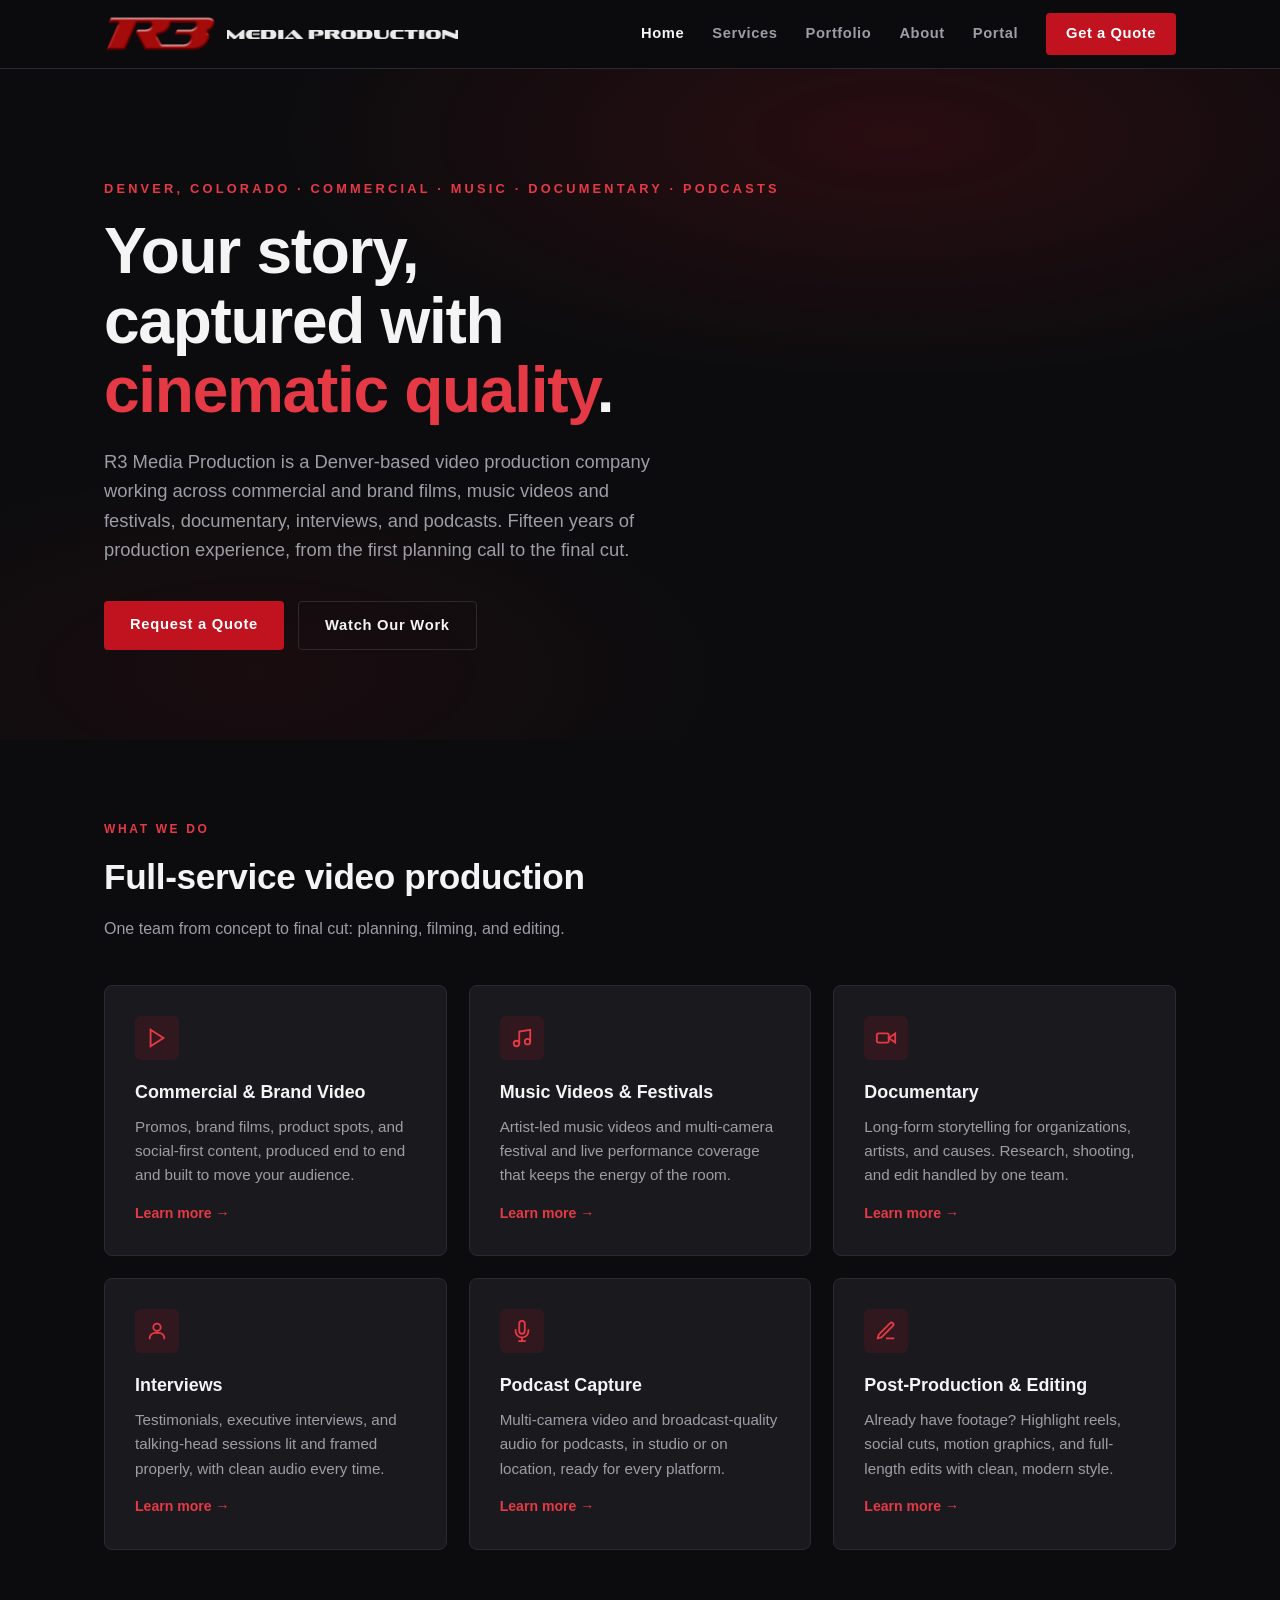
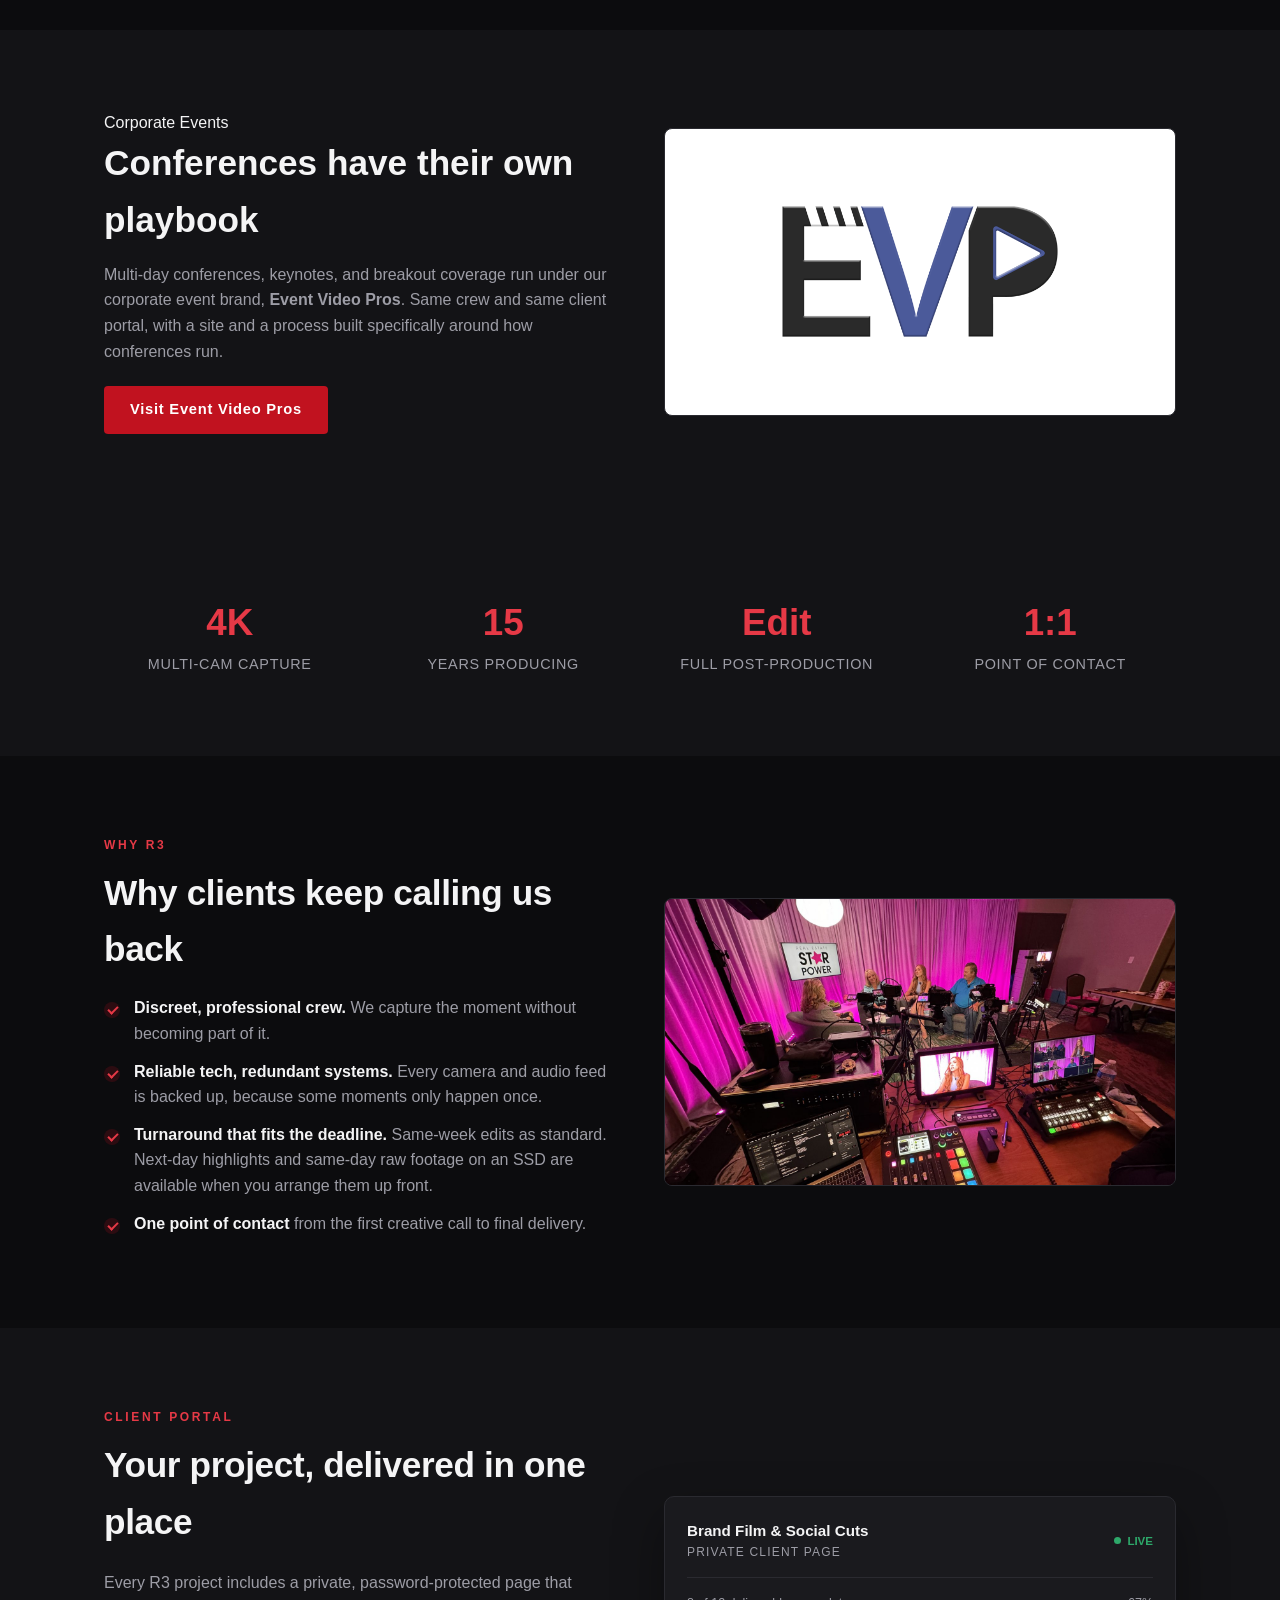
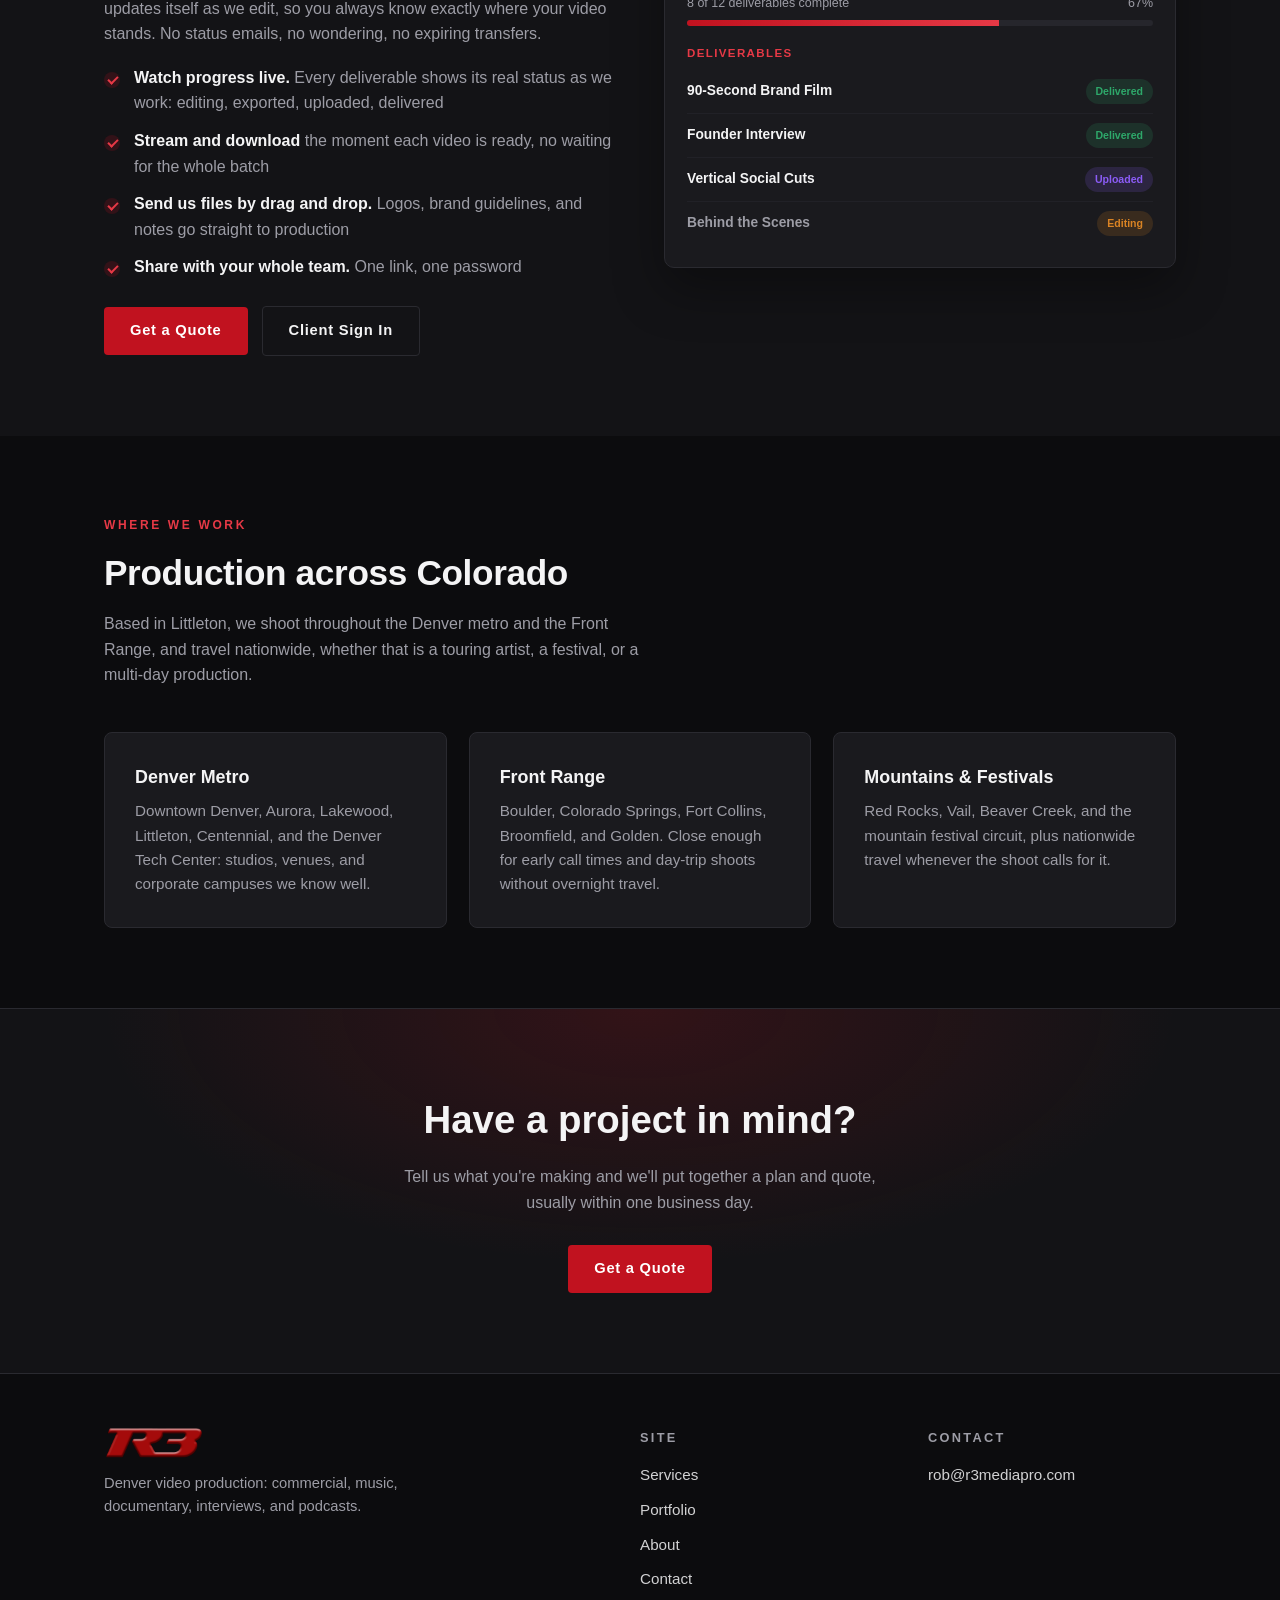
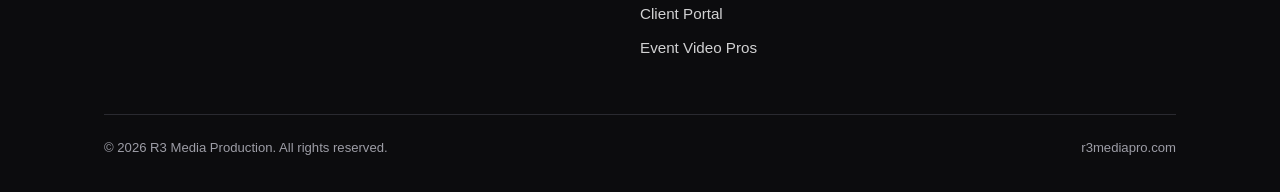
<file: index.html>
<!DOCTYPE html>
<html lang="en">
<head>
  <meta charset="UTF-8">
  <meta name="viewport" content="width=device-width, initial-scale=1.0">
  <title>Video Production in Denver | Commercial, Music, Documentary &amp; Podcast</title>
  <meta name="description" content="Denver video production company. Commercial and brand video, music videos and festivals, documentary, interviews, and podcast capture, with full post-production and a live client portal.">
  <link rel="icon" type="image/png" href="assets/favicon.png">

  <!-- seo -->
  <link rel="canonical" href="https://r3mediapro.com/">
  <meta property="og:type" content="website">
  <meta property="og:site_name" content="R3 Media Production">
  <meta property="og:url" content="https://r3mediapro.com/">
  <meta property="og:title" content="Video Production in Denver | R3 Media Production">
  <meta property="og:description" content="Denver video production company. Commercial and brand video, music videos and festivals, documentary, interviews, and podcast capture, with full post-production and a live client portal.">
  <meta property="og:image" content="https://r3mediapro.com/assets/r3-logo-full.png">
  <meta name="twitter:card" content="summary_large_image">
  <meta name="twitter:title" content="Video Production in Denver | R3 Media Production">
  <meta name="twitter:description" content="Denver video production company. Commercial and brand video, music videos and festivals, documentary, interviews, and podcast capture, with full post-production and a live client portal.">
  <meta name="twitter:image" content="https://r3mediapro.com/assets/r3-logo-full.png">
  <!-- /seo -->
  <link rel="stylesheet" href="css/styles.css">

<script type="application/ld+json">
{
  "@context": "https://schema.org",
  "@graph": [
    {
      "@type": ["LocalBusiness", "ProfessionalService"],
      "@id": "https://r3mediapro.com/#business",
      "name": "R3 Media Production",
      "description": "Denver video production company producing commercial and brand video, music videos and festival coverage, documentary, interviews, and podcast capture, with full post-production.",
      "url": "https://r3mediapro.com/",
      "email": "rob@r3mediapro.com",
      "image": "https://r3mediapro.com/assets/r3-logo-full.png",
      "logo": "https://r3mediapro.com/assets/r3-logo-full.png",
      "founder": { "@type": "Person", "name": "Rob Spradling", "jobTitle": "Owner / Operator" },
      "address": { "@type": "PostalAddress", "addressLocality": "Littleton", "addressRegion": "CO", "addressCountry": "US" },
      "areaServed": [
        { "@type": "City", "name": "Denver" },
        { "@type": "City", "name": "Littleton" },
        { "@type": "City", "name": "Boulder" },
        { "@type": "City", "name": "Colorado Springs" },
        { "@type": "City", "name": "Aurora" },
        { "@type": "State", "name": "Colorado" },
        { "@type": "Country", "name": "United States" }
      ],
      "knowsAbout": [
        "commercial video production",
        "brand video production",
        "music video production",
        "music festival videography",
        "documentary production",
        "interview filming",
        "podcast video and audio capture",
        "video editing and post-production"
      ],
      "hasOfferCatalog": {
        "@type": "OfferCatalog",
        "name": "Video Production Services",
        "itemListElement": [
          { "@type": "Offer", "itemOffered": { "@type": "Service", "name": "Commercial and Brand Video", "url": "https://r3mediapro.com/services.html#commercial" } },
          { "@type": "Offer", "itemOffered": { "@type": "Service", "name": "Music Videos and Festival Coverage", "url": "https://r3mediapro.com/services.html#music" } },
          { "@type": "Offer", "itemOffered": { "@type": "Service", "name": "Documentary Production", "url": "https://r3mediapro.com/services.html#documentary" } },
          { "@type": "Offer", "itemOffered": { "@type": "Service", "name": "Interview Filming", "url": "https://r3mediapro.com/services.html#interviews" } },
          { "@type": "Offer", "itemOffered": { "@type": "Service", "name": "Video and Audio Podcast Capture", "url": "https://r3mediapro.com/services.html#podcast" } },
          { "@type": "Offer", "itemOffered": { "@type": "Service", "name": "Post-Production and Editing", "url": "https://r3mediapro.com/services.html#editing" } }
        ]
      }
    },
    {
      "@type": "WebSite",
      "@id": "https://r3mediapro.com/#website",
      "url": "https://r3mediapro.com/",
      "name": "R3 Media Production",
      "publisher": { "@id": "https://r3mediapro.com/#business" }
    }
  ]
}
</script>
  <script src="js/analytics.js" defer></script>
</head>
<body>

<header class="site-header">
  <div class="wrap nav">
    <a class="brand" href="index.html">
      <img src="assets/r3-mark.png" alt="R3 Media Production logo">
      <img class="mp-text" src="assets/mp-text.png" alt="Media Production">
    </a>
    <button class="menu-toggle" aria-label="Menu" onclick="document.querySelector('nav.links').classList.toggle('open')">
      <span></span><span></span><span></span>
    </button>
    <nav class="links">
      <a href="index.html" class="active">Home</a>
      <a href="services.html">Services</a>
      <a href="portfolio.html">Portfolio</a>
      <a href="about.html">About</a>
      <a href="portal/">Portal</a>
      <a href="contact.html" class="btn">Get a Quote</a>
    </nav>
  </div>
</header>

<div id="sent-banner" style="display:none; background:#1d7a3e; color:#fff; text-align:center; padding:14px 24px; font-weight:600;">
  ✓ Request sent! We'll get back to you within one business day.
</div>
<script>
if (new URLSearchParams(location.search).get('sent') === '1') {
  document.getElementById('sent-banner').style.display = 'block';
  history.replaceState(null, '', location.pathname);
  setTimeout(() => { document.getElementById('sent-banner').style.display = 'none'; }, 6000);
}
</script>

<section class="hero">
  <div class="wrap">
    <div class="kicker">Denver, Colorado &middot; Commercial &middot; Music &middot; Documentary &middot; Podcasts</div>
    <h1>Your story, captured with <em>cinematic quality</em>.</h1>
    <p class="lead">R3 Media Production is a Denver-based video production company working across commercial and brand films, music videos and festivals, documentary, interviews, and podcasts. Fifteen years of production experience, from the first planning call to the final cut.</p>
    <div class="cta-row">
      <a class="btn" href="contact.html">Request a Quote</a>
      <a class="btn ghost" href="portfolio.html">Watch Our Work</a>
    </div>
  </div>
</section>

<section class="block">
  <div class="wrap">
    <div class="section-head">
      <div class="kicker">What We Do</div>
      <h2>Full-service video production</h2>
      <p>One team from concept to final cut: planning, filming, and editing.</p>
    </div>
    <div class="grid cols-3">
      <div class="card">
        <div class="icon">
          <svg width="22" height="22" viewBox="0 0 24 24" fill="none" stroke="currentColor" stroke-width="2"><polygon points="5 3 19 12 5 21 5 3"/></svg>
        </div>
        <h3>Commercial &amp; Brand Video</h3>
        <p>Promos, brand films, product spots, and social-first content, produced end to end and built to move your audience.</p>
        <a class="more" href="services.html#commercial">Learn more &rarr;</a>
      </div>
      <div class="card">
        <div class="icon">
          <svg width="22" height="22" viewBox="0 0 24 24" fill="none" stroke="currentColor" stroke-width="2"><path d="M9 18V5l12-2v13"/><circle cx="6" cy="18" r="3"/><circle cx="18" cy="16" r="3"/></svg>
        </div>
        <h3>Music Videos &amp; Festivals</h3>
        <p>Artist-led music videos and multi-camera festival and live performance coverage that keeps the energy of the room.</p>
        <a class="more" href="services.html#music">Learn more &rarr;</a>
      </div>
      <div class="card">
        <div class="icon">
          <svg width="22" height="22" viewBox="0 0 24 24" fill="none" stroke="currentColor" stroke-width="2"><rect x="2" y="7" width="13" height="10" rx="2"/><path d="M22 7l-7 5 7 5V7z"/></svg>
        </div>
        <h3>Documentary</h3>
        <p>Long-form storytelling for organizations, artists, and causes. Research, shooting, and edit handled by one team.</p>
        <a class="more" href="services.html#documentary">Learn more &rarr;</a>
      </div>
      <div class="card">
        <div class="icon">
          <svg width="22" height="22" viewBox="0 0 24 24" fill="none" stroke="currentColor" stroke-width="2"><circle cx="12" cy="8" r="4"/><path d="M4 21v-1a6 6 0 016-6h4a6 6 0 016 6v1"/></svg>
        </div>
        <h3>Interviews</h3>
        <p>Testimonials, executive interviews, and talking-head sessions lit and framed properly, with clean audio every time.</p>
        <a class="more" href="services.html#interviews">Learn more &rarr;</a>
      </div>
      <div class="card">
        <div class="icon">
          <svg width="22" height="22" viewBox="0 0 24 24" fill="none" stroke="currentColor" stroke-width="2"><path d="M12 1a3 3 0 00-3 3v8a3 3 0 006 0V4a3 3 0 00-3-3z"/><path d="M19 10v2a7 7 0 01-14 0v-2"/><line x1="12" y1="19" x2="12" y2="23"/><line x1="8" y1="23" x2="16" y2="23"/></svg>
        </div>
        <h3>Podcast Capture</h3>
        <p>Multi-camera video and broadcast-quality audio for podcasts, in studio or on location, ready for every platform.</p>
        <a class="more" href="services.html#podcast">Learn more &rarr;</a>
      </div>
      <div class="card">
        <div class="icon">
          <svg width="22" height="22" viewBox="0 0 24 24" fill="none" stroke="currentColor" stroke-width="2"><path d="M12 20h9M16.5 3.5a2.12 2.12 0 013 3L7 19l-4 1 1-4L16.5 3.5z"/></svg>
        </div>
        <h3>Post-Production &amp; Editing</h3>
        <p>Already have footage? Highlight reels, social cuts, motion graphics, and full-length edits with clean, modern style.</p>
        <a class="more" href="services.html#editing">Learn more &rarr;</a>
      </div>
    </div>
  </div>
</section>

<section class="block alt" id="corporate-events">
  <div class="wrap">
    <div class="grid cols-2" style="align-items:center; gap:48px;">
      <div>
        <div class="kicker">Corporate Events</div>
        <h2 style="font-size:clamp(1.6rem,3vw,2.2rem); font-weight:800;">Conferences have their own playbook</h2>
        <p style="color:var(--muted); margin:14px 0 4px;">Multi-day conferences, keynotes, and breakout coverage run under our corporate event brand, <strong>Event Video Pros</strong>. Same crew and same client portal, with a site and a process built specifically around how conferences run.</p>
        <div class="cta-row" style="margin-top:22px;">
          <a class="btn" href="https://eventvideopros.com/">Visit Event Video Pros</a>
        </div>
      </div>
      <div class="service-visual logo" style="aspect-ratio:16/9; background:#fff;">
        <img src="assets/evp-mark.png" alt="Event Video Pros">
      </div>
    </div>
  </div>
</section>

<section class="block alt">
  <div class="wrap">
    <div class="stats">
      <div class="stat"><div class="num">4K</div><div class="label">Multi-Cam Capture</div></div>
      <div class="stat"><div class="num">15</div><div class="label">Years Producing</div></div>
      <div class="stat"><div class="num">Edit</div><div class="label">Full Post-Production</div></div>
      <div class="stat"><div class="num">1:1</div><div class="label">Point of Contact</div></div>
    </div>
  </div>
</section>

<section class="block">
  <div class="wrap">
    <div class="grid cols-2" style="align-items:center; gap:48px;">
      <div>
        <div class="section-head" style="margin-bottom:0;">
          <div class="kicker">Why R3</div>
          <h2>Why clients keep calling us back</h2>
        </div>
        <ul class="checks">
          <li><strong>Discreet, professional crew.</strong> We capture the moment without becoming part of it.</li>
          <li><strong>Reliable tech, redundant systems.</strong> Every camera and audio feed is backed up, because some moments only happen once.</li>
          <li><strong>Turnaround that fits the deadline.</strong> Same-week edits as standard. Next-day highlights and same-day raw footage on an SSD are available when you arrange them up front.</li>
          <li><strong>One point of contact</strong> from the first creative call to final delivery.</li>
        </ul>
      </div>
      <div class="service-visual photo" style="aspect-ratio:16/9;">
        <img src="assets/bts-switcher.jpg" alt="R3 Media Production multi-camera switching and recording position on a shoot" loading="lazy">
      </div>
    </div>
  </div>
</section>

<section class="block alt" id="client-portal">
  <div class="wrap">
    <div class="grid cols-2" style="align-items:center; gap:48px;">
      <div>
        <div class="section-head" style="margin-bottom:20px;">
          <div class="kicker">Client Portal</div>
          <h2>Your project, delivered in one place</h2>
        </div>
        <p style="color:var(--muted); margin-bottom:6px;">Every R3 project includes a private, password-protected page that updates itself as we edit, so you always know exactly where your video stands. No status emails, no wondering, no expiring transfers.</p>
        <ul class="checks">
          <li><strong>Watch progress live.</strong> Every deliverable shows its real status as we work: editing, exported, uploaded, delivered</li>
          <li><strong>Stream and download</strong> the moment each video is ready, no waiting for the whole batch</li>
          <li><strong>Send us files by drag and drop.</strong> Logos, brand guidelines, and notes go straight to production</li>
          <li><strong>Share with your whole team.</strong> One link, one password</li>
        </ul>
        <div class="cta-row" style="margin-top:26px; display:flex; gap:14px; align-items:center; flex-wrap:wrap;">
          <a class="btn" href="contact.html">Get a Quote</a>
          <a class="btn ghost" href="portal/">Client Sign In</a>
        </div>
      </div>
      <div style="background:var(--card); border:1px solid var(--line); border-radius:10px; padding:22px; box-shadow:0 20px 50px rgba(0,0,0,0.35);">
        <div style="display:flex; align-items:center; justify-content:space-between; gap:10px; border-bottom:1px solid var(--line); padding-bottom:14px; margin-bottom:16px;">
          <div>
            <div style="font-weight:800; font-size:0.95rem;">Brand Film &amp; Social Cuts</div>
            <div style="color:var(--muted); font-size:0.75rem; letter-spacing:0.1em; text-transform:uppercase;">Private client page</div>
          </div>
          <span style="display:flex; align-items:center; gap:6px; color:#2ea86a; font-size:0.72rem; font-weight:700;"><span style="width:7px; height:7px; border-radius:50%; background:#2ea86a; display:inline-block;"></span>LIVE</span>
        </div>

        <div style="display:flex; justify-content:space-between; font-size:0.78rem; color:var(--muted); margin-bottom:6px;">
          <span>8 of 12 deliverables complete</span><span>67%</span>
        </div>
        <div style="height:6px; border-radius:3px; background:#26262c; overflow:hidden; margin-bottom:18px;">
          <div style="width:67%; height:100%; background:linear-gradient(90deg,#c1121f,#e63946);"></div>
        </div>

        <div style="color:var(--red-bright); font-size:0.72rem; font-weight:800; letter-spacing:0.12em; text-transform:uppercase; margin-bottom:8px;">Deliverables</div>

        <div style="display:flex; justify-content:space-between; align-items:center; gap:8px; padding:9px 0; border-bottom:1px solid #212127;">
          <span style="font-size:0.86rem; font-weight:600;">90-Second Brand Film</span>
          <span style="background:rgba(46,168,106,.16); color:#2ea86a; font-size:0.66rem; font-weight:700; padding:4px 10px; border-radius:20px; white-space:nowrap;">Delivered</span>
        </div>
        <div style="display:flex; justify-content:space-between; align-items:center; gap:8px; padding:9px 0; border-bottom:1px solid #212127;">
          <span style="font-size:0.86rem; font-weight:600;">Founder Interview</span>
          <span style="background:rgba(46,168,106,.16); color:#2ea86a; font-size:0.66rem; font-weight:700; padding:4px 10px; border-radius:20px; white-space:nowrap;">Delivered</span>
        </div>
        <div style="display:flex; justify-content:space-between; align-items:center; gap:8px; padding:9px 0; border-bottom:1px solid #212127;">
          <span style="font-size:0.86rem; font-weight:600;">Vertical Social Cuts</span>
          <span style="background:rgba(139,92,246,.16); color:#8b5cf6; font-size:0.66rem; font-weight:700; padding:4px 10px; border-radius:20px; white-space:nowrap;">Uploaded</span>
        </div>
        <div style="display:flex; justify-content:space-between; align-items:center; gap:8px; padding:9px 0;">
          <span style="font-size:0.86rem; font-weight:600; color:var(--muted);">Behind the Scenes</span>
          <span style="background:rgba(217,131,36,.16); color:#d98324; font-size:0.66rem; font-weight:700; padding:4px 10px; border-radius:20px; white-space:nowrap;">Editing</span>
        </div>
      </div>
    </div>
  </div>
</section>

<section class="block">
  <div class="wrap">
    <div class="section-head">
      <div class="kicker">Where We Work</div>
      <h2>Production across Colorado</h2>
      <p>Based in Littleton, we shoot throughout the Denver metro and the Front Range, and travel nationwide, whether that is a touring artist, a festival, or a multi-day production.</p>
    </div>
    <div class="grid cols-3">
      <div class="card">
        <h3>Denver Metro</h3>
        <p>Downtown Denver, Aurora, Lakewood, Littleton, Centennial, and the Denver Tech Center: studios, venues, and corporate campuses we know well.</p>
      </div>
      <div class="card">
        <h3>Front Range</h3>
        <p>Boulder, Colorado Springs, Fort Collins, Broomfield, and Golden. Close enough for early call times and day-trip shoots without overnight travel.</p>
      </div>
      <div class="card">
        <h3>Mountains &amp; Festivals</h3>
        <p>Red Rocks, Vail, Beaver Creek, and the mountain festival circuit, plus nationwide travel whenever the shoot calls for it.</p>
      </div>
    </div>
  </div>
</section>

<section class="cta-band">
  <div class="wrap">
    <h2>Have a project in mind?</h2>
    <p>Tell us what you're making and we'll put together a plan and quote, usually within one business day.</p>
    <a class="btn" href="contact.html">Get a Quote</a>
  </div>
</section>

<footer class="site-footer">
  <div class="wrap">
    <div class="footer-grid">
      <div>
        <a class="brand" href="index.html"><img src="assets/r3-mark.png" alt="R3 Media Production"></a>
        <p class="tag">Denver video production: commercial, music, documentary, interviews, and podcasts.</p>
      </div>
      <div>
        <h4>Site</h4>
        <ul>
          <li><a href="services.html">Services</a></li>
          <li><a href="portfolio.html">Portfolio</a></li>
          <li><a href="about.html">About</a></li>
          <li><a href="contact.html">Contact</a></li>
          <li><a href="portal/">Client Portal</a></li>
          <li><a href="https://eventvideopros.com/">Event Video Pros</a></li>
        </ul>
      </div>
      <div>
        <h4>Contact</h4>
        <ul>
          <li><a href="mailto:rob@r3mediapro.com">rob@r3mediapro.com</a></li>
        </ul>
      </div>
    </div>
    <div class="footer-bottom">
      <span>&copy; 2026 R3 Media Production. All rights reserved.</span>
      <span>r3mediapro.com</span>
    </div>
  </div>
</footer>

</body>
</html>
</file>
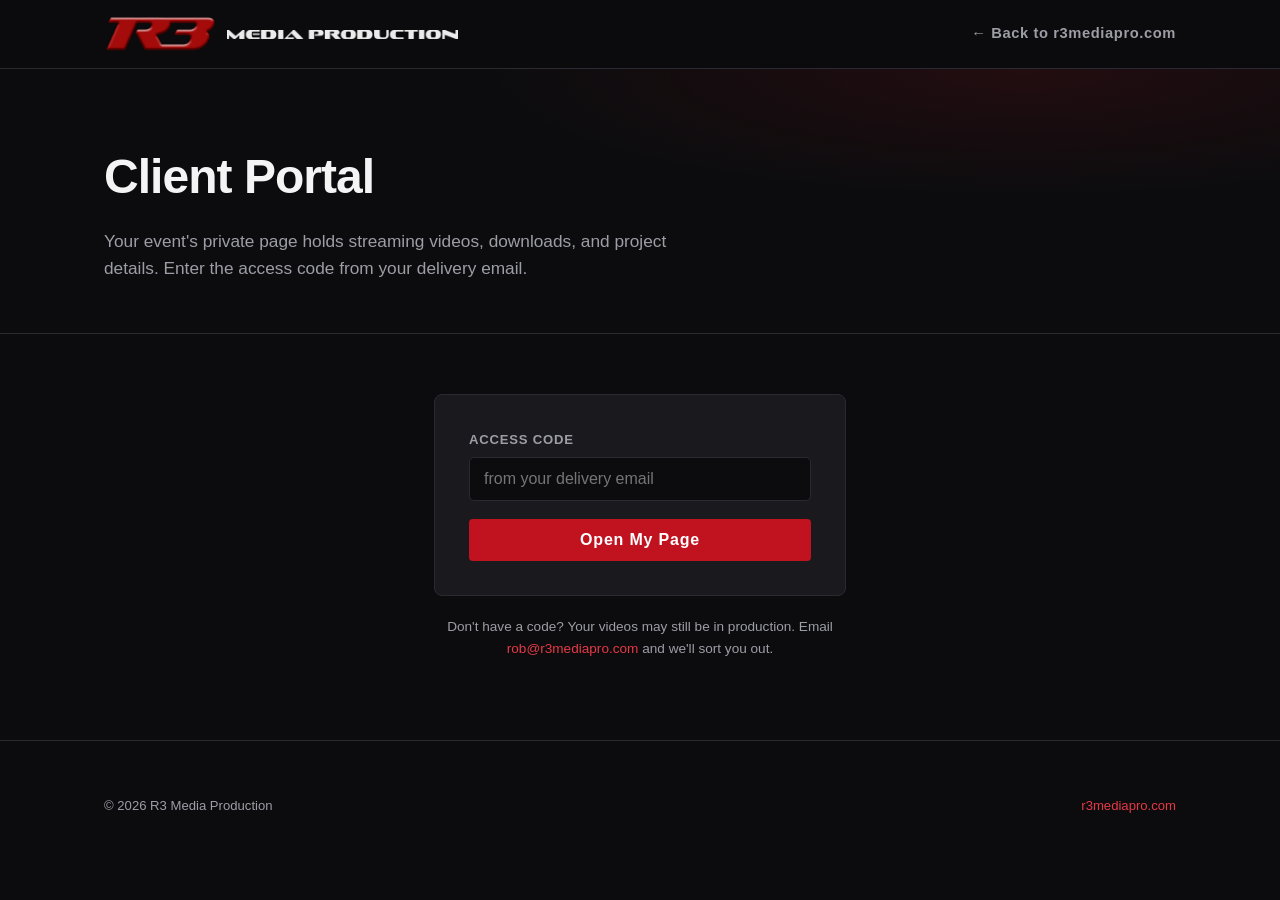
<file: portal/index.html>
<!DOCTYPE html>
<html lang="en">
<head>
  <meta charset="UTF-8">
  <meta name="viewport" content="width=device-width, initial-scale=1.0">
  <title>Client Portal</title>
  <meta name="robots" content="noindex">
  <link rel="stylesheet" href="../css/styles.css">
  <script>
  /* Same file on both domains, skinned by the one it is served from. See
     event.html: the brand is a property of the address, not of the data. */
  (function(){
    var q = new URLSearchParams(location.search).get('brand');
    var evp = q ? q === 'evp' : /eventvideopros/i.test(location.hostname);
    window.BRAND = evp
      ? { key:'evp', name:'Event Video Pros', site:'eventvideopros.com',
          wordmark:'../assets/evp-wordmark.png', icon:'../assets/favicon.png' }
      : { key:'r3',  name:'R3 Media Production', site:'r3mediapro.com',
          wordmark:'../assets/mp-text.png', mark:'../assets/r3-mark.png',
          icon:'../assets/favicon.png' };
    document.documentElement.className = 'brand-' + window.BRAND.key;
    document.title = 'Client Portal | ' + window.BRAND.name;
    document.write('<link rel="icon" type="image/png" href="' + window.BRAND.icon + '">');
  })();
  </script>
  <style>
    html.brand-evp{ --muted:#6C757D; --text:#2E2E2E; --err:#B3261E; }
    html.brand-r3{ --err:#e63946; }
    html.brand-evp .site-header .brand img.evp-lock{ height:26px; width:auto; max-width:none; }
  </style>
</head>
<body>

<header class="site-header">
  <div class="wrap nav">
    <a class="brand" href="../index.html" id="brand-lockup"></a>
    <nav class="links" style="display:flex;">
      <a href="../index.html" id="back-link">&larr; Back</a>
    </nav>
  </div>
</header>

<section class="page-hero">
  <div class="wrap">
    <h1>Client Portal</h1>
    <p>Your event's private page holds streaming videos, downloads, and project details. Enter the access code from your delivery email.</p>
  </div>
</section>

<section class="block" style="padding-top:60px;">
  <div class="wrap" style="max-width:460px;">
    <form class="quote" style="grid-template-columns:1fr;" onsubmit="event.preventDefault(); go();">
      <div>
        <label for="code">Access Code</label>
        <input type="text" id="code" autocomplete="off" autocapitalize="off" placeholder="from your delivery email" required>
      </div>
      <div>
        <button type="submit" class="btn" style="border:0; cursor:pointer; font-size:1rem; width:100%;">Open My Page</button>
      </div>
      <p id="err" style="display:none; color:var(--err); margin:0; text-align:center; font-size:0.9rem;">We couldn't find that access code. Double-check your delivery email, or contact <a href="mailto:rob@r3mediapro.com">rob@r3mediapro.com</a>.</p>
    </form>
    <p style="color:var(--muted); font-size:0.85rem; text-align:center; margin-top:20px;">Don't have a code? Your videos may still be in production. Email <a href="mailto:rob@r3mediapro.com">rob@r3mediapro.com</a> and we'll sort you out.</p>
  </div>
</section>

<footer class="site-footer">
  <div class="wrap">
    <div class="footer-bottom" style="margin-top:0; padding-top:0; border-top:0;">
      <span>&copy; 2026 <span id="foot-brand">R3 Media Production</span></span>
      <span><a href="../index.html" id="foot-site">r3mediapro.com</a></span>
    </div>
  </div>
</footer>

<script>
// Live events are served by event.html?event=<code>; older one-off pages are
// still plain <code>.html files, so try the live list first and fall back.
const API = 'https://script.google.com/macros/s/AKfycbxcQZAx8leuJsUp4f-qkTcsfenXeLrZean7xxJKQjGaNiNuBcOt0vz1QPyemnrNAaL9/exec';

(function paintBrand(){
  const b = window.BRAND;
  document.getElementById('brand-lockup').innerHTML = b.key === 'evp'
    ? `<img class="evp-lock" src="${b.wordmark}" alt="${b.name}">`
    : `<img src="${b.mark}" alt="${b.name}"><img class="mp-text" src="${b.wordmark}" alt="${b.name}">`;
  document.getElementById('back-link').innerHTML = '&larr; Back to ' + b.site;
  document.getElementById('foot-brand').textContent = b.name;
  const fs = document.getElementById('foot-site');
  fs.textContent = b.site;
})();

async function go() {
  const code = document.getElementById('code').value.trim().toLowerCase();
  if (!code) return;
  const btn = document.querySelector('button[type=submit]');
  const err = document.getElementById('err');
  err.style.display = 'none';
  const label = btn.textContent;
  btn.textContent = 'Checking…';
  btn.disabled = true;

  try {
    try {
      const res = await fetch(API + '?mode=portal&event=' + encodeURIComponent(code), {redirect: 'follow'});
      const data = await res.json();
      // a password prompt is still proof the event exists
      if (data.ok === true || data.error === 'bad password'){
        window.location.href = 'event.html?event=' + encodeURIComponent(code);
        return;
      }
    } catch (e) { /* offline or the script is down, so try the old pages */ }

    const legacy = code + '.html';
    const res2 = await fetch(legacy, {method: 'HEAD'});
    if (!res2.ok) throw new Error();
    window.location.href = legacy;
  } catch (e) {
    err.style.display = 'block';
  } finally {
    btn.textContent = label;
    btn.disabled = false;
  }
}
</script>

</body>
</html>
</file>
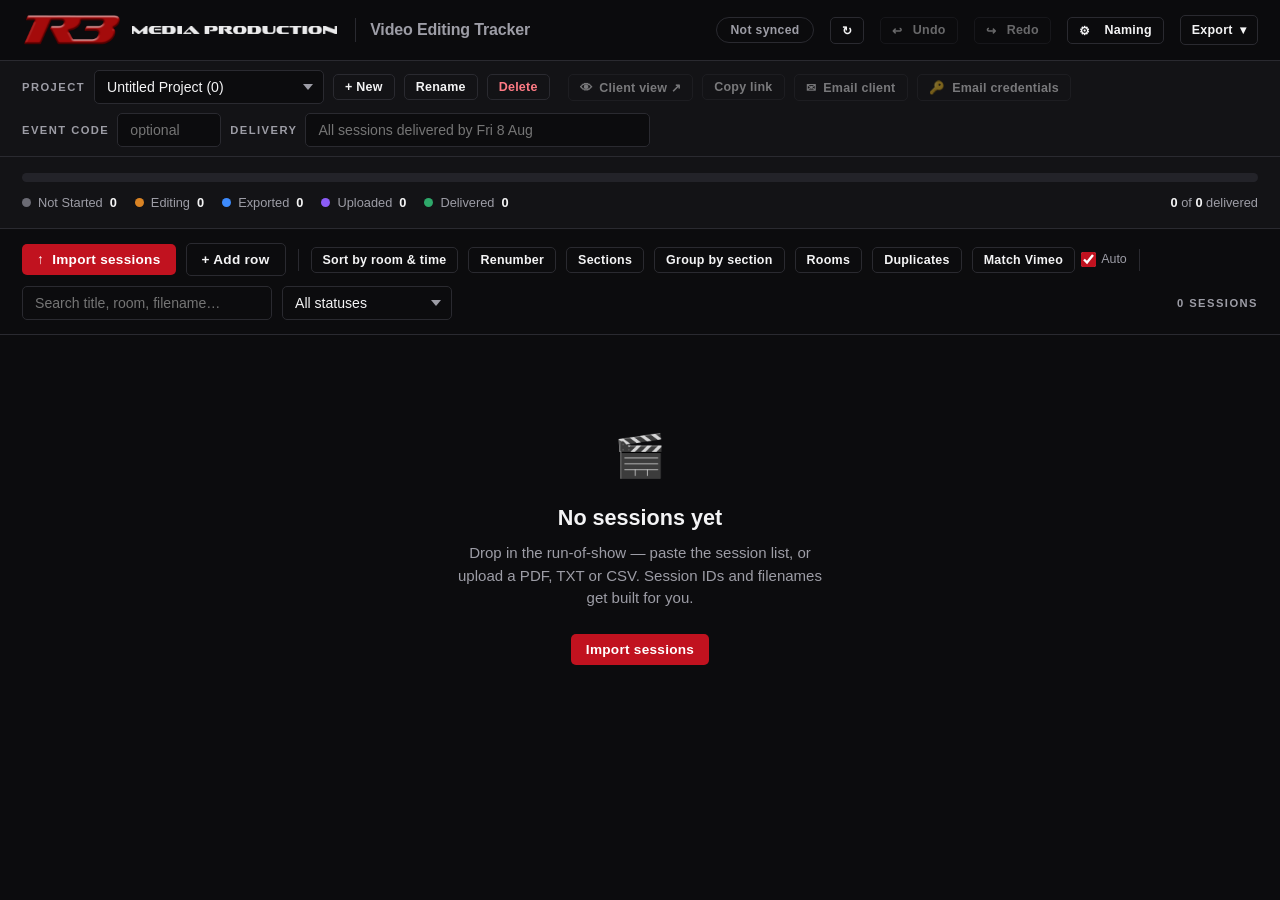
<file: tracker/index.html>
<!DOCTYPE html>
<html lang="en">
<head>
<meta charset="UTF-8">
<meta name="viewport" content="width=device-width, initial-scale=1.0, viewport-fit=cover">
<meta name="apple-mobile-web-app-capable" content="yes">
<meta name="apple-mobile-web-app-status-bar-style" content="black-translucent">
<meta name="apple-mobile-web-app-title" content="R3 Tracker">
<meta name="robots" content="noindex, nofollow">
<title>Video Editing Tracker | R3 Media Production</title>
<link rel="icon" type="image/png" sizes="32x32" href="assets/favicon-r3-32.png">
<link rel="icon" type="image/png" sizes="256x256" href="assets/favicon-r3.png">
<link rel="apple-touch-icon" href="assets/favicon-r3.png">
<style>
:root{
  --bg:#0c0c0e; --bg-alt:#131316; --card:#1a1a1e; --line:#2a2a30; --line-soft:#212127;
  --row:#1a1a1f;   /* each session sits on its own surface, above the page */
  --text:#f4f4f5; --muted:#9d9da6; --red:#c1121f; --red-bright:#e63946;
  --s-notstarted:#6b6b74; --s-editing:#d98324; --s-exported:#3d8bfd;
  --s-uploaded:#8b5cf6; --s-delivered:#2ea86a;
  --mono:ui-monospace,SFMono-Regular,"SF Mono",Menlo,Consolas,monospace;
}
*{margin:0;padding:0;box-sizing:border-box}
html,body{height:100%}
body{
  display:flex; flex-direction:column; height:100vh; overflow:hidden;
  background:var(--bg); color:var(--text); line-height:1.5;
  font-family:-apple-system,BlinkMacSystemFont,"Segoe UI",Roboto,Helvetica,Arial,sans-serif;
  -webkit-font-smoothing:antialiased;
}
a{color:var(--red-bright);text-decoration:none}
button{font-family:inherit;font-size:inherit;color:inherit;cursor:pointer;border:0;background:none}
input,select,textarea{font-family:inherit;font-size:inherit;color:inherit}
::selection{background:rgba(230,57,70,.35)}

/* ---------- shell ---------- */
.topbar{
  flex:none; z-index:60; background:rgba(12,12,14,.94);
  backdrop-filter:blur(10px); border-bottom:1px solid var(--line);
  /* keeps the header out from under the iPhone island / status bar when the
     page runs full-bleed; env() is 0 everywhere that doesn't apply */
  padding-top:env(safe-area-inset-top, 0px);
}
body{
  padding-left:env(safe-area-inset-left, 0px);
  padding-right:env(safe-area-inset-right, 0px);
}
.topbar-in{display:flex;align-items:center;gap:16px;padding:0 22px;height:60px}
.brand{display:flex;align-items:center;gap:10px;flex:none}
.brand img{height:30px;width:auto;display:block}
.brand .mp-text{height:8px;width:auto;filter:invert(1) brightness(1.6);opacity:.92}
.wordmark{
  font-weight:800;letter-spacing:-.01em;font-size:1rem;white-space:nowrap;color:var(--muted);
  padding-left:14px;margin-left:2px;border-left:1px solid var(--line);
}
.spacer{flex:1}

.projbar{
  flex:none;display:flex;align-items:center;gap:9px;flex-wrap:wrap;
  padding:9px 22px;border-bottom:1px solid var(--line);background:var(--bg-alt);
}
/* A label and its input are one unit — as separate flex children they'd wrap
   apart, stranding "Delivery" at the end of one line and its box on the next. */
.fieldgrp{display:flex;align-items:center;gap:8px;flex:0 0 auto;min-width:0}
.fieldgrp.grow{flex:1 1 240px;max-width:420px}
.fieldgrp.grow .field{flex:1 1 auto;min-width:150px}
.toolbar{
  flex:none;display:flex;align-items:center;gap:10px;flex-wrap:wrap;
  padding:14px 22px;border-bottom:1px solid var(--line);
}
.toolbar .sep{width:1px;height:22px;background:var(--line);margin:0 2px}
main{flex:1;min-height:0;display:flex;flex-direction:column}

/* ---------- controls ---------- */
.btn{
  display:inline-flex;align-items:center;gap:7px;padding:8px 15px;border-radius:5px;
  background:var(--red);color:#fff;font-weight:700;font-size:.85rem;letter-spacing:.02em;
  transition:background .15s,transform .1s,border-color .15s;white-space:nowrap;
}
.btn:hover{background:var(--red-bright)}
.btn:active{transform:translateY(1px)}
.btn.ghost{background:transparent;border:1px solid var(--line);color:var(--text);font-weight:600}
.btn.ghost:hover{border-color:#43434d;background:rgba(255,255,255,.03)}
.btn.danger{background:transparent;border:1px solid var(--line);color:#ff7b85;font-weight:600}
.btn.danger:hover{border-color:#ff7b85;background:rgba(230,57,70,.08)}
.btn.sm{padding:5px 11px;font-size:.78rem}
.btn:disabled{opacity:.4;cursor:not-allowed}

.field{
  padding:8px 12px;border-radius:5px;background:var(--bg);border:1px solid var(--line);
  font-size:.88rem;min-width:0;
}
.field:focus{outline:none;border-color:var(--red-bright)}
select.field{cursor:pointer;padding-right:28px;appearance:none;
  background-image:url("data:image/svg+xml,%3Csvg xmlns='http://www.w3.org/2000/svg' width='10' height='6'%3E%3Cpath d='M0 0l5 6 5-6z' fill='%239d9da6'/%3E%3C/svg%3E");
  background-repeat:no-repeat;background-position:right 10px center}
.lbl{font-size:.7rem;font-weight:800;letter-spacing:.13em;text-transform:uppercase;color:var(--muted)}

/* dropdown menu */
details.menu{position:relative}
details.menu>summary{list-style:none;display:inline-flex}
details.menu>summary::-webkit-details-marker{display:none}
details.menu .pop{
  position:absolute;right:0;top:calc(100% + 6px);z-index:70;min-width:230px;
  background:var(--card);border:1px solid var(--line);border-radius:7px;padding:6px;
  box-shadow:0 16px 40px rgba(0,0,0,.55);
}
details.menu .pop button{
  display:block;width:100%;text-align:left;padding:9px 11px;border-radius:5px;font-size:.86rem;
}
details.menu .pop button:hover{background:rgba(255,255,255,.06)}
details.menu .pop hr{border:0;border-top:1px solid var(--line);margin:5px 0}
details.menu .pop .hint{padding:6px 11px 8px;font-size:.74rem;color:var(--muted);line-height:1.45}

/* ---------- progress strip ---------- */
.strip{flex:none;padding:16px 22px;border-bottom:1px solid var(--line);background:var(--bg-alt)}
.bar{display:flex;height:9px;border-radius:5px;overflow:hidden;background:#232329}
.bar i{display:block;height:100%;transition:width .3s}
.legend{display:flex;gap:18px;flex-wrap:wrap;margin-top:11px;align-items:center}
.legend .k{display:flex;align-items:center;gap:7px;font-size:.8rem;color:var(--muted)}
.legend .k b{color:var(--text);font-weight:700;font-variant-numeric:tabular-nums}
.dot{width:9px;height:9px;border-radius:50%;flex:none}
.legend .done{margin-left:auto;color:var(--muted);font-size:.8rem}
.legend .done b{color:var(--text)}

/* ---------- table ---------- */
.tablewrap{flex:1;min-height:0;overflow:auto;padding-bottom:90px}
/* Fixed columns sum to ~1150px; the title takes every remaining pixel of
   the window. The floor only guards a usable title width — below it the
   wrap scrolls sideways rather than crushing. */
table.grid{width:100%;border-collapse:collapse;min-width:1360px;table-layout:fixed}
table.grid th{
  text-align:left;font-size:.68rem;font-weight:800;letter-spacing:.13em;text-transform:uppercase;
  color:var(--muted);padding:13px 10px;border-bottom:1px solid var(--line);
  position:sticky;top:0;background:var(--bg);z-index:20;white-space:nowrap;
}
/* Rows are raised surfaces separated by a slot of page colour, rather than
   hairlines on a flat black field — at a glance you see where one session
   ends and the next begins. */
table.grid td{padding:6px 10px;border-bottom:3px solid var(--bg);vertical-align:middle}
table.grid th.sortable{cursor:pointer;user-select:none}
table.grid th.sortable:hover{color:var(--text)}
table.grid th.sortable i{
  font-style:normal;margin-left:5px;opacity:.25;font-size:.8em;letter-spacing:0;
}
table.grid th.sortable i::after{content:'\2195'}
table.grid th.sort-asc i,table.grid th.sort-desc i{opacity:1;color:var(--red-bright)}
table.grid th.sort-asc i::after{content:'\2191'}
table.grid th.sort-desc i::after{content:'\2193'}
table.grid tbody tr{
  background:linear-gradient(var(--tint, transparent),var(--tint, transparent)),var(--row);
  transition:background .12s;
}
table.grid tbody tr:hover{
  background:linear-gradient(var(--tint-hover, rgba(255,255,255,.03)),var(--tint-hover, rgba(255,255,255,.03))),var(--row);
}
/* Picked rows are outlined in red rather than washed with a background —
   the status tint is the whole point of the row colour and has to survive
   being clicked. Same treatment whether you clicked the row or ticked its
   box; the tick itself is what tells those two apart. */
/* Picking a row turns its status bar red rather than outlining or tinting
   the whole row — the row keeps its status colour, and the bar is the one
   place a change reads instantly without adding noise. */
table.grid tbody tr.sel td.handle,table.grid tbody tr.softsel td.handle{
  box-shadow:inset 7px 0 0 var(--red-bright);
}
table.grid tbody td.handle{box-shadow:inset 7px 0 0 var(--stripe, transparent)}
table.grid tbody tr.gone{--tint:transparent;--tint-hover:rgba(255,255,255,.018)}
table.grid tbody tr.gone td.handle{box-shadow:inset 7px 0 0 #3a3a44}
table.grid tbody tr.dragging{opacity:.35}
table.grid tbody tr.dropafter td{box-shadow:inset 0 -2px 0 var(--red-bright)}
table.grid tbody tr.dropbefore td{box-shadow:inset 0 2px 0 var(--red-bright)}
.col-hand{width:30px} .col-chk{width:30px} /* Rooms and session numbers are an event idea. For a client you're just
   cutting video for, the columns are noise — and an empty column invites
   someone to fill it in. */
body.no-rooms .col-room, body.no-rooms .col-sess{display:none}
.col-room{width:92px} .col-sess{width:50px}
.col-time{width:98px} .col-status{width:150px} .col-x{width:38px}
.col-notes{width:150px} .col-file{width:210px} .col-vimeo{width:140px} .col-day{width:96px}
.col-review{width:76px}
select.cell.sectionsel{
  appearance:none;cursor:pointer;padding-right:22px;
  background-repeat:no-repeat;background-position:right 7px center;
  background-image:url("data:image/svg+xml,%3Csvg xmlns='http://www.w3.org/2000/svg' width='8' height='5'%3E%3Cpath d='M0 0l4 5 4-5z' fill='%239d9da6'/%3E%3C/svg%3E");
}
td.review-cell{text-align:center}
.revtog{display:inline-flex;align-items:center;gap:6px;font-size:.76rem;color:var(--muted)}
.revtog a{color:var(--s-exported);font-weight:600}
.revtog a:hover{text-decoration:underline}
.revnone{color:#3f3f48}
td.notes-cell{padding:4px 10px}
td.notes-cell .cell{display:block;font-size:.82rem;padding:5px 8px}
td.notes-cell .cell.client{
  border-left:2px solid rgba(61,139,253,.5);border-radius:0 4px 4px 0;margin-top:3px;color:#bcd4f7;
}
td.notes-cell .cell.client:hover{border-color:var(--line);border-left-color:rgba(61,139,253,.8)}
td.notes-cell .cell.client:focus{border-color:var(--red-bright);border-left-color:#3d8bfd}
td/* Click a note and the one-line preview becomes a real editor that grows
   with the text. The single-line input is only ever a preview — the value
   is re-read from the record on open, since inputs strip newlines. */
textarea.cell.noteedit{
  resize:none;overflow:hidden;line-height:1.45;font-family:inherit;
  white-space:pre-wrap;min-height:30px;
}
.fromclient{cursor:pointer}
.notes-cell .fromclient.full span{
  white-space:pre-wrap;overflow:visible;text-overflow:clip;
}
.notes-cell .fromclient{
  display:flex;align-items:flex-start;gap:4px;margin-top:4px;padding:4px 6px;
  border-left:2px solid rgba(46,168,106,.6);background:rgba(46,168,106,.07);
  border-radius:0 4px 4px 0;font-size:.76rem;color:#9fe0bd;
}
td.notes-cell .fromclient span{flex:1;min-width:0;overflow:hidden;text-overflow:ellipsis;white-space:nowrap}
td.notes-cell .fromclient .rowx{padding:0 4px;font-size:.9rem}
tr.gone td .cell{text-decoration:line-through;opacity:.5}
tr.gone .fname code{opacity:.45}
.handle{cursor:grab;color:#4a4a55;text-align:center;user-select:none;font-size:.95rem;line-height:1}
.handle:active{cursor:grabbing}
input[type=checkbox]{accent-color:var(--red);width:15px;height:15px;cursor:pointer}

.cell{
  width:100%;padding:7px 9px;border-radius:4px;background:transparent;
  border:1px solid transparent;font-size:.88rem;
}
.cell:hover{border-color:var(--line)}
.cell:focus{outline:none;border-color:var(--red-bright);background:var(--bg)}
.cell.mono{font-family:var(--mono);font-size:.8rem}
.cell.num{text-align:center;font-variant-numeric:tabular-nums}
td.title-cell .cell{font-weight:600}

.fname{display:flex;align-items:center;gap:8px}
/* Filenames are long by design and the tail (time, version) is the part you
   actually check — so the chip scrolls sideways rather than truncating. Styling
   the scrollbar keeps it visible at rest, which is the only cue that there's
   more to the right. */
.fname code{
  flex:1;font-family:var(--mono);font-size:.86rem;letter-spacing:-.01em;color:#dcdce2;
  background:#101013;border:1px solid var(--line);border-radius:4px;padding:7px 9px 5px;
  white-space:nowrap;overflow-x:auto;overflow-y:hidden;min-width:0;cursor:text;
  scrollbar-width:thin;scrollbar-color:#3a3a44 transparent;overscroll-behavior-x:contain;
}
.fname code::-webkit-scrollbar{height:5px}
.fname code::-webkit-scrollbar-track{background:transparent}
.fname code::-webkit-scrollbar-thumb{background:#3a3a44;border-radius:3px}
.fname code::-webkit-scrollbar-thumb:hover{background:#55555f}
/* Overlay scrollbars are invisible at rest, so a name that runs past the edge
   would just stop mid-word. Fade the tail while there's more to scroll to. */
.fname code.ovf{
  -webkit-mask-image:linear-gradient(to right, #000 calc(100% - 22px), transparent);
          mask-image:linear-gradient(to right, #000 calc(100% - 22px), transparent);
}
.fname code.ovf.atend{-webkit-mask-image:none;mask-image:none}
tr.dup .fname code{border-color:#8a5a1f;color:#f0b45f;background:rgba(217,131,36,.08)}
.copy{
  flex:none;padding:6px 11px;border-radius:4px;border:1px solid var(--line);
  font-size:.74rem;font-weight:700;letter-spacing:.05em;color:var(--muted);transition:.15s;
}
.copy:hover{border-color:var(--red-bright);color:var(--text)}
.copy.ok{border-color:var(--s-delivered);color:var(--s-delivered)}

select.status{
  width:100%;padding:7px 20px 7px 23px;border-radius:20px;font-size:.76rem;font-weight:700;
  border:1px solid;appearance:none;cursor:pointer;background-repeat:no-repeat;
  background-position:right 9px center;
  background-image:url("data:image/svg+xml,%3Csvg xmlns='http://www.w3.org/2000/svg' width='8' height='5'%3E%3Cpath d='M0 0l4 5 4-5z' fill='%239d9da6'/%3E%3C/svg%3E");
}
select.status:focus{outline:none}
.status-dot{position:absolute;width:7px;height:7px;border-radius:50%;margin:11px 0 0 10px;pointer-events:none}
td.status-cell{position:relative}
.tgtrow{display:flex;align-items:center;gap:3px;margin-top:4px}
.tgtx{
  flex:none;background:none;border:0;cursor:pointer;color:#55555f;
  font-size:.95rem;line-height:1;padding:0 3px;
}
.tgtx:hover{color:var(--red-bright)}
td.status-cell .tgt{
  display:block;width:100%;margin:0;font-size:.74rem;padding:3px 6px;
  color:var(--muted);color-scheme:dark;
}
td.status-cell .tgt:hover{border-color:var(--line)}
td.status-cell .tgt:not([value=""]){color:var(--text)}
/* Past its date and still outstanding. Amber, not red — it's a nudge to
   re-date or deliver, not an error. The client sees "Expected Soon". */
td.status-cell .tgt.late{
  color:#e0a244;border-color:rgba(217,131,36,.55);background:rgba(217,131,36,.10);
}
.rowx{color:#55555f;font-size:1.05rem;line-height:1;padding:6px 8px;border-radius:4px}
.rowx:hover{color:var(--red-bright);background:rgba(230,57,70,.1)}

/* ---------- empty state ---------- */
.empty{text-align:center;padding:90px 22px}
.empty .big{font-size:2.6rem;margin-bottom:14px;opacity:.9}
.empty h2{font-size:1.35rem;font-weight:800;margin-bottom:8px}
.empty p{color:var(--muted);max-width:46ch;margin:0 auto 24px;font-size:.94rem}

/* ---------- bulk bar ---------- */
.bulk{
  /* Centred with auto margins rather than left:50% + translate. With left:50%
     the available width for a fixed element is only the half-viewport to its
     right, so it shrink-wrapped to 840px and wrapped even on a wide screen. */
  position:fixed;left:0;right:0;bottom:calc(26px + env(safe-area-inset-bottom, 0px));z-index:80;
  width:fit-content;max-width:calc(100vw - 32px);margin:0 auto;
  display:none;align-items:center;justify-content:center;gap:9px;flex-wrap:wrap;
  padding:10px 13px;border-radius:9px;
  background:var(--card);border:1px solid var(--line);box-shadow:0 18px 50px rgba(0,0,0,.6);
}
/* the bar sits at the bottom, so its menu has to open upwards */
details.menu .pop.up{top:auto;bottom:calc(100% + 6px);right:auto;left:0}
.bulk.show{display:flex}
.bulk .n{font-size:.85rem;color:var(--muted)}
.bulk .n b{color:var(--text)}

/* ---------- modal ---------- */
.overlay{
  position:fixed;inset:0;z-index:100;background:rgba(6,6,8,.78);backdrop-filter:blur(3px);
  display:none;align-items:flex-start;justify-content:center;padding:40px 20px;overflow-y:auto;
}
.overlay.show{display:flex}
.modal{
  width:100%;max-width:920px;background:var(--card);border:1px solid var(--line);
  border-radius:10px;box-shadow:0 30px 80px rgba(0,0,0,.6);
}
.modal.narrow{max-width:620px}
.modal-h{display:flex;align-items:center;gap:14px;padding:20px 24px;border-bottom:1px solid var(--line)}
.modal-h h2{font-size:1.08rem;font-weight:800;letter-spacing:-.01em}
.modal-h p{font-size:.82rem;color:var(--muted);margin-top:2px}
.modal-b{padding:24px}
.modal-b.tall{padding-bottom:88px}   /* clears the sticky footer when scrolled to the end */
.modal-f{
  display:flex;align-items:center;gap:10px;padding:16px 24px;border-top:1px solid var(--line);
  position:sticky;bottom:0;background:var(--card);border-radius:0 0 10px 10px;
}
.x{margin-left:auto;color:var(--muted);font-size:1.3rem;line-height:1;padding:4px 8px;border-radius:4px}
.x:hover{color:var(--text);background:rgba(255,255,255,.06)}

textarea.paste{
  width:100%;min-height:210px;resize:vertical;padding:14px;border-radius:6px;
  background:var(--bg);border:1px solid var(--line);font-family:var(--mono);font-size:.82rem;line-height:1.65;
}
textarea.paste:focus{outline:none;border-color:var(--red-bright)}
.drop{
  border:1px dashed #3a3a44;border-radius:7px;padding:20px;text-align:center;
  color:var(--muted);font-size:.86rem;transition:.15s;
}
.drop.over{border-color:var(--red-bright);background:rgba(230,57,70,.06);color:var(--text)}
.orline{display:flex;align-items:center;gap:14px;color:var(--muted);font-size:.74rem;
  letter-spacing:.14em;text-transform:uppercase;margin:18px 0}
.orline::before,.orline::after{content:"";flex:1;height:1px;background:var(--line)}

table.prev{width:100%;border-collapse:collapse;font-size:.85rem}
table.prev th{text-align:left;font-size:.66rem;letter-spacing:.13em;text-transform:uppercase;
  color:var(--muted);font-weight:800;padding:9px 8px;border-bottom:1px solid var(--line);
  position:sticky;top:0;background:var(--card);z-index:2}
table.prev td{padding:3px 8px;border-bottom:1px solid var(--line-soft)}
table.prev tr{cursor:pointer}
table.prev tr.off td{opacity:.42}
table.prev tr.off .cell{font-weight:400}
table.prev tr.on{background:rgba(46,168,106,.07)}
table.prev tr:hover td{background:rgba(255,255,255,.035)}
.prevwrap{max-height:42vh;overflow:auto;border:1px solid var(--line);border-radius:7px}
.sbadge{
  display:inline-block;font-family:var(--mono);font-size:.66rem;letter-spacing:0;
  padding:2px 6px;border-radius:3px;border:1px solid var(--line);color:var(--muted);white-space:nowrap;
}
.sbadge.b{border-color:#4b4b57;color:#dcdce2;font-weight:700}
.chips{display:flex;gap:8px;flex-wrap:wrap}
.chip{
  display:inline-flex;align-items:center;gap:7px;padding:7px 13px;border-radius:20px;
  border:1px solid var(--line);font-size:.8rem;color:var(--muted);transition:.15s;
}
.chip:hover{border-color:#4b4b57;color:var(--text)}
.chip.on{border-color:var(--s-delivered);color:#7fd6a8;background:rgba(46,168,106,.12)}
.chip b{font-variant-numeric:tabular-nums;font-size:.74rem;opacity:.8}
.tick{display:flex;align-items:center;gap:7px;font-size:.82rem;color:var(--muted);cursor:pointer}
/* '.set label{display:block}' and '.set input{width:100%}' are for stacked
   form rows. A tick is a checkbox beside its text, so it opts out of both —
   otherwise the box stretches the full panel width and the text drops below. */
.set label.tick{display:flex;margin-bottom:0}
.set label.tick input[type=checkbox]{width:15px;height:15px;flex:none}

/* duplicates */
.dupe{border:1px solid var(--line);border-radius:8px;margin-bottom:14px;overflow:hidden}
.dupe-h{display:flex;align-items:center;gap:12px;padding:11px 14px;background:var(--bg-alt);
  border-bottom:1px solid var(--line)}
.dupe-t{font-weight:700;font-size:.92rem;flex:1;min-width:0;overflow:hidden;text-overflow:ellipsis;white-space:nowrap}
.dupe-n{font-size:.76rem;color:var(--muted);white-space:nowrap}
.dupe-r{display:flex;align-items:center;gap:12px;padding:10px 14px;cursor:pointer;
  border-bottom:1px solid var(--line-soft);transition:background .12s}
.dupe-r:last-child{border-bottom:0}
.dupe-r:hover{background:rgba(255,255,255,.03)}
.dupe-r.on{background:rgba(46,168,106,.09)}
.dupe-r.neutral{background:transparent;opacity:.65}
.dupe-r input{accent-color:var(--s-delivered);width:15px;height:15px;flex:none}
.dupe-meta{font-size:.8rem;color:var(--muted);white-space:nowrap;width:268px;flex:none;
  overflow:hidden;text-overflow:ellipsis}
.dupe-r code{flex:1;min-width:0;font-family:var(--mono);font-size:.76rem;color:#c9c9d2;
  overflow:hidden;text-overflow:ellipsis;white-space:nowrap}
.dupe-st{font-size:.74rem;font-weight:700;white-space:nowrap}

.setgrid{display:grid;grid-template-columns:1fr 1fr;gap:18px}
@media(max-width:680px){.setgrid{grid-template-columns:1fr}}
.setgrid .full{grid-column:1/-1}
.set label{display:block;margin-bottom:6px}
.set .help{font-size:.76rem;color:var(--muted);margin-top:6px;line-height:1.5}
.set input,.set select{width:100%}
.preview-box{
  background:#101013;border:1px solid var(--line);border-radius:7px;padding:16px;
  font-family:var(--mono);font-size:.86rem;color:#f0b45f;word-break:break-all;
}
.tokens{display:flex;gap:6px;flex-wrap:wrap;margin-top:8px}
.tokens code{
  font-family:var(--mono);font-size:.72rem;padding:3px 7px;border-radius:4px;
  background:#101013;border:1px solid var(--line);color:var(--muted);cursor:pointer;
}
.tokens code:hover{border-color:var(--red-bright);color:var(--text)}
.codeout{
  width:100%;min-height:220px;resize:vertical;padding:14px;border-radius:6px;background:#101013;
  border:1px solid var(--line);font-family:var(--mono);font-size:.76rem;line-height:1.6;color:#c9c9d2;
}
.toast{
  position:fixed;bottom:26px;right:26px;z-index:200;padding:12px 18px;border-radius:7px;
  background:var(--card);border:1px solid var(--line);font-size:.86rem;font-weight:600;
  box-shadow:0 14px 40px rgba(0,0,0,.55);opacity:0;transform:translateY(10px);
  transition:opacity .2s,transform .2s;pointer-events:none;
}
.toast.show{opacity:1;transform:translateY(0)}
.toast.err{border-color:var(--red-bright);color:#ff9aa2}
.saveping{font-size:.74rem;color:var(--muted);opacity:0;transition:opacity .25s}
.saveping.on{opacity:1}
.pill{
  padding:5px 13px;border-radius:20px;border:1px solid var(--line);font-size:.76rem;
  font-weight:700;letter-spacing:.03em;color:var(--muted);transition:.15s;white-space:nowrap;
}
.pill:hover{background:rgba(255,255,255,.04)}
.pill i.at{
  font-style:normal;font-weight:600;font-size:.66rem;letter-spacing:.02em;
  opacity:.7;margin-left:7px;font-family:var(--mono);
}
.pill.pulse{animation:syncpulse 1.1s ease-out}
@keyframes syncpulse{
  0%   { background:rgba(46,168,106,.35); }
  100% { background:transparent; }
}
a.vlink{
  display:inline-flex;align-items:center;justify-content:center;width:100%;padding:6px 8px;
  border:1px solid var(--line);border-radius:4px;font-size:.76rem;font-weight:700;
  color:var(--s-uploaded);white-space:nowrap;overflow:hidden;text-overflow:ellipsis;
}
a.vlink:hover{border-color:var(--s-uploaded)}
button.vlink{cursor:pointer;background:transparent}
button.vlink.find{color:var(--muted)}
button.vlink.find:hover{border-color:var(--red-bright);color:var(--text)}
button.vlink.miss{
  color:#f0b45f;border-color:#8a5a1f;background:rgba(217,131,36,.1);
}
button.vlink.miss:hover{border-color:#f0b45f}
select.vpick{
  width:100%;max-width:100%;padding:3px 4px;border-radius:6px;cursor:pointer;
  border:1px solid var(--line);background:var(--field);color:var(--muted);
  font:inherit;font-size:.76rem;
}
select.vpick:hover{border-color:var(--red-bright);color:var(--text)}
select.vpick.miss{color:#f0b45f;border-color:#8a5a1f;background:rgba(217,131,36,.1)}

.lblhead,.lblrow{display:grid;grid-template-columns:12px 1fr 16px 1fr;align-items:center;gap:9px}
.lblhead{margin-bottom:6px}
.lblhead span{font-size:.68rem;letter-spacing:.12em;text-transform:uppercase;color:var(--muted)}
.lblrow{margin-bottom:7px}
.lblrow .swatch{width:10px;height:10px;border-radius:50%}
.lblrow .arrow{color:var(--muted);text-align:center;font-size:.8rem}
.lblrow.off .swatch{opacity:.6}
.lblrow .field:disabled{opacity:.4;cursor:not-allowed}
.patmode{
  font-size:.62rem;letter-spacing:.1em;padding:2px 7px;border-radius:20px;margin-left:7px;
  border:1px solid var(--line);color:var(--muted);font-weight:700;
}
/* Section breaks in the table. The name is an input wearing heading
   clothes — rename in place; drag the dots to move the whole block. */
/* One coloured element per section — the bar. Name, chip and background
   stay quiet; with real data the full-colour version read as a carnival. */
tr.secrow td{
  padding:0;border-bottom:1px solid var(--line);background:var(--bg-alt);
  box-shadow:inset 8px 0 0 var(--sec, #3a3a44);
}
.secrow-in{display:flex;align-items:center;gap:9px;padding:3px 10px;min-height:25px}
.sechandle{cursor:grab;color:#3c3c46;font-size:.75rem;letter-spacing:-2px;flex:none}
.secrow:hover .sechandle{color:var(--muted)}
.secname{
  background:none;border:1px solid transparent;border-radius:5px;color:var(--text);
  font-size:.72rem;font-weight:800;letter-spacing:.13em;text-transform:uppercase;
  padding:4px 8px;width:auto;
}
.secname:hover{border-color:var(--line)}
.secname:focus{border-color:var(--red-bright);outline:none}
.secname-fixed{
  font-size:.72rem;font-weight:800;letter-spacing:.13em;text-transform:uppercase;
  color:var(--muted);padding:4px 0;
}
.seccount{
  font-size:.66rem;font-weight:700;color:var(--muted);
  border:1px solid var(--line);border-radius:20px;padding:1px 8px;flex:none;
}
tr.secrow.dragging{opacity:.4}

/* Containment without containers: the section's bar runs down through
   every row in the block, the status stripe sits nested beside it, and a
   gap opens before each new header. Only in play once sections exist —
   sectionless projects keep the plain flush stripe, and don't pay the extra
   width the two bars need. */
.grid.sec-on th.col-hand{width:38px}
.grid.sec-on tbody td.handle{
  box-shadow:inset 8px 0 0 var(--secrail, transparent),
             inset 19px 0 0 var(--stripe, transparent);
}
.grid.sec-on tbody tr.sel td.handle,.grid.sec-on tbody tr.softsel td.handle{
  box-shadow:inset 8px 0 0 var(--secrail, transparent),
             inset 19px 0 0 var(--red-bright);
}
.grid.sec-on tbody tr.gone td.handle{
  box-shadow:inset 8px 0 0 var(--secrail, transparent),
             inset 19px 0 0 #3a3a44;
}
.grid.sec-on tr.secrow td{border-top:9px solid var(--bg)}
.grid.sec-on tr.vsub td,.grid.sec-on tr.cutrow td.handle{
  box-shadow:inset 8px 0 0 var(--secrail, transparent),
             inset 19px 0 0 var(--stripe, transparent);
}

/* ---- older cuts, hanging off the newest one ----
   The strip is part of the block above it, not a row of its own: the row
   it belongs to loses its bottom rule, the strip carries the same status
   bar straight down, and both sit on one shared tint. */
tr.hascuts td{border-bottom:0}
tr.vsub td{
  padding:0 10px 0 20px;
  background:linear-gradient(var(--tint, transparent),var(--tint, transparent)),var(--row);
  box-shadow:inset 7px 0 0 var(--stripe, transparent);
}
tr.vsub:hover td{
  background:linear-gradient(var(--tint-hover, rgba(255,255,255,.03)),var(--tint-hover, rgba(255,255,255,.03))),var(--row);
}
.vsub-in{display:flex;align-items:center;flex-wrap:wrap;gap:6px 8px;padding:4px 0 6px}
.vsub-lbl{
  font-size:.6rem;font-weight:800;letter-spacing:.12em;text-transform:uppercase;
  color:var(--muted);opacity:.7;margin-right:2px;flex:none;
}
.vcut{
  display:inline-flex;align-items:center;gap:6px;flex:none;cursor:pointer;
  border:1px solid var(--line);border-radius:20px;padding:2px 10px;
  font-size:.72rem;transition:border-color .15s,background .15s;
}
.vcut:hover{border-color:var(--muted);background:rgba(255,255,255,.04)}
.vcut.open{border-color:var(--red-bright);background:rgba(230,57,70,.08)}
.vcut-v{font-size:.66rem;font-weight:800;letter-spacing:.06em}
.vcut-dot{width:6px;height:6px;border-radius:50%;flex:none;display:inline-block}
.vcut-st{color:var(--muted);font-weight:600}
.vcut-w{
  font-size:.68rem;font-weight:700;flex:none;color:var(--muted) !important;
  padding-left:7px;margin-left:1px;border-left:1px solid var(--line);
}
.vcut-w:hover{color:var(--red-bright) !important}
/* A cut opened for editing is indented under the block it came out of. */
tr.cutrow td{background:rgba(0,0,0,.18)}
tr.cutrow td.handle{opacity:.75}
.vtag{
  font-size:.62rem;font-weight:800;letter-spacing:.08em;color:var(--muted);
  border:1px solid var(--line);border-radius:20px;padding:1px 8px;flex:none;
}
/* The way back down mirrors the way up: the same V-pill the slim line
   wears, now a button, sitting ahead of the title where the eye lands. */
.vtag-btn{
  display:inline-flex;flex:none;align-items:center;gap:4px;vertical-align:middle;
  font-size:.62rem;font-weight:800;letter-spacing:.08em;color:var(--muted);
  border:1px solid var(--line);border-radius:20px;padding:2px 9px;margin-right:5px;
  background:none;cursor:pointer;
}
.vtag-btn:hover{color:var(--text);border-color:var(--red-bright)}
.vchip-t{
  display:inline-flex;flex:none;align-items:center;vertical-align:middle;
  font-size:.62rem;font-weight:800;letter-spacing:.06em;
  border:1px solid;border-radius:20px;padding:1px 7px;margin-right:6px;
}
/* Signed off. Deliberately quiet — green like Delivered, but an outline
   rather than a fill, so a table of final cuts doesn't read as a wall. */
.legend .late-k{color:#e0a244}
.finchip{
  display:inline-flex;flex:none;align-items:center;vertical-align:middle;
  font-size:.58rem;font-weight:800;letter-spacing:.1em;
  color:var(--s-delivered);border:1px solid rgba(46,168,106,.5);
  background:rgba(46,168,106,.12);border-radius:20px;padding:1px 7px;margin-right:6px;
}
/* Flex, not calc(100% - Npx): the chips ahead of the title vary — version
   always, FINAL sometimes, a fold-back button on an opened older cut — and a
   hard-coded reservation for each combination was both fragile and wrong the
   moment one changed size. The title simply takes whatever is left.
   The flex container is an inner wrapper, not the td: making the cell itself
   a flex container drops it out of table layout and collapses its width. */
.title-cell{white-space:normal}
.title-in{display:flex;align-items:center;min-width:0;width:100%}
.title-cell .cell{flex:1 1 auto;min-width:0;width:auto}
/* the title shows all of itself, wrapping as needed — never an ellipsis */
textarea.titlebox{
  resize:none;overflow:hidden;white-space:normal;word-break:break-word;
  line-height:1.3;font-family:inherit;min-height:31px;
}
/* Still readable, still editable — just visibly not part of the tally. */
tr.uncounted .title-cell input, tr.uncounted [data-fname]{opacity:.62}
.dupe-r.hid{opacity:.5}
.dupe-r.hid .dupe-meta::after{
  content:'hidden';margin-left:9px;font-size:.62rem;letter-spacing:.09em;text-transform:uppercase;
  padding:2px 7px;border-radius:20px;border:1px solid var(--line);color:var(--muted);
}
.btn.done{
  color:var(--s-delivered);border-color:color-mix(in srgb, var(--s-delivered) 45%, transparent);
  background:color-mix(in srgb, var(--s-delivered) 12%, transparent);
}
.autom{display:inline-flex;align-items:center;gap:5px;font-size:.78rem;color:var(--muted);
  cursor:pointer;user-select:none;margin-left:-4px}
.autom input{cursor:pointer}
.autom:hover{color:var(--text)}

h4.sec{font-size:.72rem;letter-spacing:.14em;text-transform:uppercase;color:var(--red-bright);
  font-weight:800;margin:26px 0 14px}
h4.sec:first-child{margin-top:0}

/* =====================================================================
   Mobile — the table becomes cards.
   One render path: these rules restyle the same rows the desktop grid
   uses, so there is no second UI to drift out of sync. Cards show what
   a phone visit is for (title, status, Vimeo, when/where); the ⋯ button
   or a tap on the card opens the rest.
   ===================================================================== */
/* Nothing in the top bar may wrap — squeezed flex text folds into a tall
   column and doubles the bar. Items leave whole, in order of dispensability,
   as the width tightens. */
.topbar-in .wordmark, #buildstamp{white-space:nowrap;flex:none}
@media (max-width:1400px){ #buildstamp{display:none} }
@media (max-width:1240px){ .topbar-in .wordmark{display:none} }
@media (max-width:1100px){
  .topbar-in .btn-word{display:none}
  .saveping{display:none}
}

.mexp{display:none}
#menu-mtools{display:none}

@media (max-width:720px){
  /* chrome slims down: icon-only buttons, smaller brand, wrap as the
     fallback — off-screen is the one thing a toolbar must never be */
  .topbar-in .wordmark, #buildstamp, .brand .mp-text, .saveping, .btn-word,
  #btn-redo, #btn-syncnow{display:none}
  .topbar-in{height:auto;min-height:52px;padding:6px 12px;gap:8px;flex-wrap:wrap}
  .topbar-in .brand img{height:24px}
  .pill{padding:4px 10px;font-size:.7rem}
  .pill i.at{font-size:.6rem;margin-left:5px}
  .projbar{padding:8px 12px;gap:7px}
  .projbar > .lbl{display:none}
  .toolbar{padding:10px 12px;gap:8px}
  .toolbar .sep{display:none}
  #search{width:100% !important;font-size:16px}
  #filter-status{flex:1}

  /* the four table-management buttons live in Tools ▾ here */
  .toolbar > button[onclick="sortByRoomTime()"],
  .toolbar > button[onclick="renumber()"],
  .toolbar > button[onclick="openSections()"],
  .toolbar > button[onclick="snapToSections()"],
  .toolbar > button[onclick="openRooms()"]{display:none}
  #menu-mtools{display:block;position:relative}

  /* ---- table → cards ---- */
  .tablewrap{overflow-x:hidden;padding:10px 10px 130px}
  table.grid{min-width:0;display:block;table-layout:auto}
  .grid thead{display:none}
  .grid tbody{display:block}
  .grid tbody tr{
    display:flex;flex-wrap:wrap;align-items:center;row-gap:2px;column-gap:8px;
    border:1px solid var(--line);border-radius:10px;
    margin:0 0 10px;padding:10px 12px 10px 14px;
    position:relative;overflow:hidden;
  }
  .grid tbody tr::before{
    content:'';position:absolute;left:0;top:0;bottom:0;width:7px;
    background:var(--stripe, transparent);
  }
  /* Same rule as the desktop table: the bar goes red, the card doesn't. */
  .grid tbody tr.sel::before,.grid tbody tr.softsel::before{background:var(--red-bright)}
  .grid td{
    display:block;border:0 !important;box-shadow:none !important;padding:0;
  }
  /* iOS zooms into anything smaller — 16px stops the lurch */
  .grid .cell, .grid select.status, .grid select.sectionsel, .grid select.vpick{font-size:16px}

  /* row 1 — select, title, expand */
  td.handle{display:none}
  .grid td:nth-child(2){order:0;flex:0 0 auto}
  .title-cell{order:1;flex:1 1 calc(100% - 40px);display:flex;align-items:center;gap:4px;min-width:0;white-space:normal}
  .title-cell .title-in{gap:4px}
  .title-cell .cell{font-weight:600;padding:7px 6px;min-width:0;flex:1 1 auto;width:auto}
  .mexp{
    display:inline-flex;flex:none;align-items:center;justify-content:center;
    width:34px;height:34px;border-radius:7px;border:1px solid transparent;
    background:none;color:var(--muted);font-size:1.05rem;cursor:pointer;
  }
  .mexp:active, tr.mopen .mexp{color:var(--text);border-color:var(--line)}

  /* row 2 — status and vimeo, the two things that change from a phone */
  .status-cell{order:2;flex:1 1 52%;display:flex;align-items:center;gap:6px;margin-top:6px}
  .status-cell select.status{flex:1;min-width:0}
  td.status-cell .tgtrow{display:none;margin:0;flex:0 0 150px}
  tr.mopen td.status-cell .tgtrow{display:flex}
  .vimeo-cell{order:3;flex:1 1 34%;margin-top:6px}

  /* row 3 — where and when, labelled so bare values aren't cryptic */
  .grid td:nth-child(3), .grid td:nth-child(5), .grid td:nth-child(6){
    order:4;flex:1 1 26%;margin-top:8px;min-width:0;
  }
  .grid td:nth-child(3)::before{content:'Room'}
  .grid td:nth-child(5)::before{content:'Day'}
  .grid td:nth-child(6)::before{content:'Time'}
  .grid td:nth-child(3)::before, .grid td:nth-child(5)::before, .grid td:nth-child(6)::before,
  .grid td:nth-child(4)::before,
  .grid td:nth-child(8)::before, .notes-cell::before{
    display:block;font-size:.58rem;font-weight:800;letter-spacing:.12em;
    text-transform:uppercase;color:var(--muted);margin:0 0 2px 2px;
  }

  /* everything else waits behind ⋯ */
  /* .grid td{display:block} above is (0,1,1), so these need .grid too */
  .grid td:nth-child(4), .grid td:nth-child(8),
  .grid .review-cell, .grid .notes-cell, .grid td:nth-child(13){display:none}
  tr.mopen td:nth-child(4), tr.mopen td:nth-child(8),
  tr.mopen .review-cell, tr.mopen .notes-cell, tr.mopen td:nth-child(13){display:block}

  tr.mopen td:nth-child(4){order:6;flex:1 1 16%;margin-top:8px}
  tr.mopen td:nth-child(4)::before{content:'Sess'}
  tr.mopen td:nth-child(8){order:8;flex:1 1 100%;margin-top:8px}
  tr.mopen td:nth-child(8)::before{content:'Filename'}
  tr.mopen td:nth-child(8) .fname code{
    overflow-x:auto;white-space:nowrap;min-width:0;flex:1;
  }
  tr.mopen .review-cell{order:9;flex:1 1 40%;margin-top:8px;align-self:end}
  tr.mopen .notes-cell{order:10;flex:1 1 100%;margin-top:8px;padding:0}
  .notes-cell::before{content:'Notes'}
  tr.mopen td:nth-child(13){order:11;flex:1 1 100%;margin-top:6px;text-align:right}

  /* the bulk bar hugs the bottom edge on a phone */
  .bulk{bottom:calc(12px + env(safe-area-inset-bottom, 0px));max-width:calc(100vw - 16px)}
}

</style>
</head>
<body>

<div class="topbar">
  <div class="topbar-in">
    <a class="brand" href="#" onclick="return false;" title="R3 Media Production">
      <img src="assets/r3-mark.png" alt="R3 Media Production">
      <img class="mp-text" src="assets/mp-text.png" alt="Media Production">
    </a>
    <div class="wordmark">Video Editing Tracker</div>
    <div class="spacer"></div>
    <span class="muted" id="buildstamp" style="font-size:.72rem;color:var(--muted);opacity:.5" title="Which build of the tracker you're running">build Aug 12, 9:48 PM MT</span>
    <span class="saveping" id="saveping">Saved</span>
    <button class="pill" id="sync-pill" onclick="openSync()" title="Sync settings">Not synced</button>
    <button class="btn ghost sm" onclick="syncNow()" title="Sync now" id="btn-syncnow">&#8635;</button>
    <button class="btn ghost sm" id="btn-undo" onclick="undo()" title="Undo (&#8984;Z)">&#8617;<span class="btn-word">&nbsp;Undo</span></button>
    <button class="btn ghost sm" id="btn-redo" onclick="redo()" title="Redo (&#8679;&#8984;Z)">&#8618;<span class="btn-word">&nbsp;Redo</span></button>
    <button class="btn ghost sm" onclick="openSettings()" title="Naming &amp; status labels">&#9881;<span class="btn-word">&nbsp; Naming</span></button>
    <details class="menu" id="menu-export">
      <summary><span class="btn ghost sm" title="Export &amp; backups"><span class="btn-word">Export </span>&#9662;</span></summary>
      <div class="pop">
        <button onclick="closeMenus();exportCSV()">Spreadsheet (CSV)</button>
        <button onclick="closeMenus();openClientView()">Client status block (HTML)</button>
        <button onclick="closeMenus();copyAllFilenames()">Copy all filenames</button>
        <hr>
        <button onclick="closeMenus();backupJSON()">Download backup (JSON)</button>
        <button onclick="closeMenus();document.getElementById('restore-input').click()">Restore from backup&hellip;</button>
        <div class="hint">Backups hold every project. Your data lives in this browser only &mdash; download one after big changes.</div>
      </div>
    </details>
  </div>
</div>

<div class="projbar">
  <span class="lbl">Project</span>
  <select class="field" id="proj-select" style="min-width:230px" onchange="switchProject(this.value)"></select>
  <button class="btn ghost sm" onclick="newProject()">+ New</button>
  <button class="btn ghost sm" onclick="renameProject()">Rename</button>
  <button class="btn danger sm" onclick="deleteProject()">Delete</button>
  <div class="sep"></div>
  <button class="btn ghost sm" id="btn-clientview" onclick="openClientPage()" title="Open this event's client page in a new tab">
    &#128065;&nbsp; Client view &#8599;</button>
  <button class="btn ghost sm" id="btn-clientlink" onclick="copyClientLink()" title="Copy the link you send the client">
    Copy link</button>
  <button class="btn ghost sm" id="btn-clientmail" onclick="openHandoff()" title="Draft the delivery email">
    &#9993;&nbsp; Email client</button>
  <button class="btn ghost sm" id="btn-clientcreds" onclick="openCredentials()"
          title="Draft a short email with just the page link, access code and password">
    &#128273;&nbsp; Email credentials</button>
  <div class="spacer"></div>
  <div class="fieldgrp">
    <span class="lbl">Event code</span>
    <input class="field" id="event-code" style="width:104px" placeholder="optional"
           oninput="setEventCode(this.value)" title="Optional. Available as {event} in the filename pattern.">
  </div>
  <div class="fieldgrp grow">
    <span class="lbl">Delivery</span>
    <input class="field" id="event-eta" placeholder="All sessions delivered by Fri 8 Aug"
           oninput="setEta(this.value)"
           title="Shown to the client under the progress bar. Blank shows nothing.">
  </div>
</div>

<div class="strip">
  <div class="bar" id="bar"></div>
  <div class="legend" id="legend"></div>
</div>

<div class="toolbar">
  <button class="btn" onclick="openImport()">&#8593;&nbsp; Import sessions</button>
  <button class="btn ghost" onclick="addRow()">+ Add row</button>
  <div class="sep"></div>
  <button class="btn ghost sm" onclick="sortByRoomTime()">Sort by room &amp; time</button>
  <button class="btn ghost sm" onclick="renumber()">Renumber</button>
  <button class="btn ghost sm" onclick="openSections()">Sections</button>
  <button class="btn ghost sm" onclick="snapToSections()"
          title="Regroup the list to match the client page: each section together, in the declared order">Group by section</button>
  <button class="btn ghost sm" onclick="openRooms()">Rooms</button>
  <button class="btn ghost sm" id="btn-dupes" onclick="openDupes()">Duplicates</button>
  <button class="btn ghost sm" onclick="matchVimeo()" title="Match every session to a video in the Vimeo folder">Match Vimeo</button>
          <label class="autom" title="Keep watching the folder and link new uploads on their own. Exact filename matches only &mdash; anything looser waits for you to press Match Vimeo.">
            <input type="checkbox" id="auto-match" onchange="toggleAutoMatch(this.checked)"> Auto
          </label>
  <details class="menu" id="menu-mtools">
    <summary><span class="btn ghost sm">Tools &#9662;</span></summary>
    <div class="pop">
      <button onclick="closeMenus();sortByRoomTime()">Sort by room &amp; time</button>
      <button onclick="closeMenus();renumber()">Renumber</button>
      <button onclick="closeMenus();openSections()">Sections</button>
      <button onclick="closeMenus();snapToSections()">Group by section</button>
      <button onclick="closeMenus();openRooms()">Rooms</button>
    </div>
  </details>
  <div class="sep"></div>
  <input class="field" id="search" placeholder="Search title, room, filename&hellip;" style="width:250px" oninput="render()">
  <select class="field" id="filter-status" onchange="render()" style="width:170px"></select>
  <div class="spacer"></div>
  <span class="lbl" id="count-label"></span>
</div>

<main>
  <div class="tablewrap" id="tablewrap">
    <table class="grid">
      <thead>
        <tr>
          <th class="col-hand"></th>
          <th class="col-chk"><input type="checkbox" id="chk-all" onchange="toggleAll(this.checked)"></th>
          <th class="col-room sortable" onclick="sortBy('room')">Room<i></i></th>
          <th class="col-sess sortable" onclick="sortBy('seq')">Sess<i></i></th>
          <th class="col-day sortable" onclick="sortBy('day')">Day<i></i></th>
          <th class="col-time sortable" onclick="sortBy('time')">Time<i></i></th>
          <th class="col-title sortable" onclick="sortBy('title')">Session title<i></i></th>
          <th class="col-file sortable" onclick="sortBy('filename')">Filename<i></i></th>
          <th class="col-status sortable" onclick="sortBy('status')">Status<i></i></th>
          <th class="col-vimeo">Vimeo</th>
          <th class="col-review" title="Show a Vimeo review link on the client page">Review</th>
          <th class="col-notes">Notes <span style="color:#6f9ad6">/ client note</span></th>
          <th class="col-x"></th>
        </tr>
      </thead>
      <tbody id="tbody"></tbody>
    </table>
  </div>
  <div class="empty" id="empty" style="display:none">
    <div class="big">&#127916;</div>
    <h2>No sessions yet</h2>
    <p>Drop in the run-of-show &mdash; paste the session list, or upload a PDF, TXT or CSV. Session IDs and filenames get built for you.</p>
    <button class="btn" onclick="openImport()">Import sessions</button>
  </div>
</main>

<div class="bulk" id="bulk">
  <span class="n"><b id="bulk-n">0</b> <span id="bulk-lbl">selected</span></span>
  <select class="field" id="bulk-status" style="width:160px"></select>
  <button class="btn ghost sm" onclick="bulkApplyStatus()">Set status</button>
  <select class="field" id="bulk-section" style="width:180px" onchange="bulkSectionPick(this.value)">
    <option value="">Set section&hellip;</option>
  </select>
  <button class="btn ghost sm" onclick="duplicateRows()"
          title="Copy each ticked row as the next version, unlinked and back in progress">New version</button>
  <details class="menu" id="menu-bulk">
    <summary><span class="btn ghost sm">More &#9662;</span></summary>
    <div class="pop up">
      <button onclick="closeMenus();addRowBelow()">Add row below</button>
      <button onclick="closeMenus();bulkBumpVersion()">Bump version</button>
      <button onclick="closeMenus();bulkTarget()">Set target date&hellip;</button>
      <hr>
      <button onclick="closeMenus();bulkFinal(true)">Mark as Final</button>
      <button onclick="closeMenus();bulkFinal(false)">Remove Final mark</button>
      <hr>
      <button onclick="closeMenus();bulkReview(true)">Show review link to client</button>
      <button onclick="closeMenus();bulkReview(false)">Hide review link</button>
      <hr>
      <button onclick="closeMenus();bulkCopy()">Copy filenames</button>
    </div>
  </details>
  <button class="btn danger sm" onclick="bulkDelete()">Delete</button>
  <button class="btn ghost sm" onclick="clearSel()">Clear</button>
</div>

<!-- ===== Import modal ===== -->
<div class="overlay" id="ov-import">
  <div class="modal">
    <div class="modal-h">
      <div>
        <h2>Import sessions</h2>
        <p id="import-sub">Paste the session list, or drop in a PDF / TXT / CSV of the run-of-show.</p>
      </div>
      <button class="x" onclick="closeOverlay('ov-import')">&times;</button>
    </div>

    <div class="modal-b" id="import-step1">
      <div class="drop" id="dropzone">
        <strong>Drop a file here</strong> &nbsp;or&nbsp;
        <button class="btn ghost sm" onclick="document.getElementById('file-input').click()">Choose file</button>
        <div style="margin-top:7px;font-size:.78rem">PDF, TXT, CSV, TSV or Markdown</div>
      </div>
      <input type="file" id="file-input" accept=".pdf,.txt,.csv,.tsv,.md,text/*,application/pdf" style="display:none">
      <div class="orline">or paste</div>
      <textarea class="paste" id="paste" placeholder="9:00 AM  Breakout 1  Opening Keynote: The Road Ahead&#10;10:15 AM Breakout 1  Capital Markets Outlook&#10;9:00 AM  Breakout 2  Retail Reinvented&#10;&#10;Anything works &mdash; one session per line. Times and room names are picked out automatically; whatever is left becomes the title."></textarea>
    </div>

    <div class="modal-b" id="import-step2" style="display:none">
      <div id="style-bar" style="display:none;margin-bottom:16px">
        <div class="lbl" style="margin-bottom:8px">Which lines are session titles?</div>
        <div class="chips" id="style-chips"></div>
        <div class="help" style="font-size:.78rem;color:var(--muted);margin-top:8px">
          Every line in the PDF is grouped by how it's set. Click a group to tick or untick all of it at once —
          hover a chip to see an example.
        </div>
      </div>

      <div style="display:flex;gap:9px;align-items:center;flex-wrap:wrap;margin-bottom:14px">
        <span class="lbl">Fill blank rooms with</span>
        <input class="field" id="default-room" style="width:100px" placeholder="BO1">
        <button class="btn ghost sm" onclick="applyDefaultRoom()">Apply</button>
        <div class="spacer"></div>
        <button class="btn ghost sm" onclick="prevUncheckUntimed()">Untick untimed</button>
        <button class="btn ghost sm" onclick="prevInvert()">Invert</button>
        <button class="btn ghost sm" onclick="prevToggleAll(true)">All</button>
        <button class="btn ghost sm" onclick="prevToggleAll(false)">None</button>
        <label class="tick"><input type="checkbox" id="prev-hide" onchange="renderPreview()"> Hide unticked</label>
      </div>

      <div class="prevwrap">
        <table class="prev">
          <thead><tr>
            <th style="width:32px"></th><th style="width:92px">Style</th><th style="width:96px">Room</th>
            <th style="width:104px">Time</th><th>Title</th>
          </tr></thead>
          <tbody id="prev-body"></tbody>
        </table>
      </div>
      <p class="help" style="font-size:.78rem;color:var(--muted);margin-top:12px">
        Click a row to tick or untick it; shift-click to do a run of them. Fix rooms and times here or later in the main table.
      </p>
    </div>

    <div class="modal-f">
      <button class="btn ghost" onclick="closeOverlay('ov-import')">Cancel</button>
      <div class="spacer"></div>
      <button class="btn ghost" id="btn-back" style="display:none" onclick="importBack()">Back</button>
      <button class="btn" id="btn-parse" onclick="doParse()">Parse list &rarr;</button>
      <button class="btn" id="btn-commit" style="display:none" onclick="commitImport()">Add sessions</button>
    </div>
  </div>
</div>

<!-- ===== Settings modal ===== -->
<div class="overlay" id="ov-settings">
  <div class="modal">
    <div class="modal-h">
      <div>
        <h2>Naming &amp; filenames</h2>
        <p>Applies to this project. Every filename in the table updates live.</p>
      </div>
      <button class="x" onclick="closeOverlay('ov-settings')">&times;</button>
    </div>
    <div class="modal-b set tall">
      <h4 class="sec">Pattern</h4>
      <div class="preview-box" id="pattern-preview">&mdash;</div>
      <div class="tokens" id="token-list"></div>
      <div style="margin-top:14px">
        <label class="lbl" for="s-pattern">Filename pattern <span id="s-pattern-mode" class="patmode"></span></label>
        <input class="field" id="s-pattern" oninput="onSettingChange()">
        <div class="help">Click a token above to insert it. Empty tokens are dropped along with their separator.
        Each project type keeps its own pattern, so switching between them doesn't overwrite the other.
        <b>Set as default</b> saves this whole panel &mdash; both patterns, the pieces below, and your status
        labels &mdash; as the starting point for new projects, on every machine.</div>
        <div style="display:flex;align-items:center;gap:9px;margin-top:9px;flex-wrap:wrap">
          <button class="btn ghost sm" onclick="saveNamingDefault()"
                  title="New projects start with this whole panel — both patterns, the pieces, and your status labels">Set as default</button>
          <button class="btn ghost sm" id="s-default-clear" style="display:none"
                  onclick="clearNamingDefault()">Clear</button>
          <span class="help" id="s-default-note" style="margin:0"></span>
        </div>
      </div>

      <h4 class="sec">Pieces</h4>
      <div class="setgrid">
        <div>
          <label class="lbl" for="s-titlestyle">Title style</label>
          <select class="field" id="s-titlestyle" onchange="onSettingChange()">
            <option value="pascal">PascalCase &mdash; CapitalMarketsOutlook</option>
            <option value="hyphen">Hyphenated &mdash; Capital-Markets-Outlook</option>
            <option value="lower">lower-hyphen &mdash; capital-markets-outlook</option>
          </select>
        </div>
        <div>
          <label class="lbl" for="s-titlewords">Title word limit</label>
          <input class="field" id="s-titlewords" type="number" min="1" max="20" onchange="onSettingChange()">
        </div>
        <div>
          <label class="lbl" for="s-timestyle">Time format</label>
          <select class="field" id="s-timestyle" onchange="onSettingChange()">
            <option value="24">24-hour &mdash; 0930 / 1415</option>
            <option value="12">12-hour &mdash; 930AM / 215PM</option>
          </select>
        </div>
        <div>
          <label class="lbl" for="s-numberby">Session numbering</label>
          <select class="field" id="s-numberby" onchange="onSettingChange()">
            <option value="room">Restart in each room &mdash; BO1_S01, BO2_S01</option>
            <option value="global">Continuous across the event</option>
          </select>
        </div>
        <div>
          <label class="lbl" for="s-sessprefix">Session prefix</label>
          <input class="field" id="s-sessprefix" onchange="onSettingChange()">
        </div>
        <div>
          <label class="lbl" for="s-sesspad">Session digits</label>
          <input class="field" id="s-sesspad" type="number" min="1" max="4" onchange="onSettingChange()">
        </div>
      </div>

      <h4 class="sec">Project type</h4>
      <label class="tick" style="margin-bottom:6px">
        <input type="checkbox" id="s-eventmode" onchange="onSettingChange()">
        This is an event &mdash; track rooms and session numbers
      </label>
      <p class="help" style="margin:0 0 16px">Off for straight editing work: the Room and Sess columns
      disappear, and <code>{room}</code> / <code>{sess}</code> drop out of the filename with them.</p>

      <h4 class="sec">Status labels</h4>
      <p class="help" style="margin:-8px 0 14px">Rename any status. The colours and the order of the pipeline stay put &mdash;
      this is wording only, so nothing already saved gets disturbed.</p>
      <div class="lblhead"><span></span><span>You see</span><span></span><span>Client sees</span></div>
      <div id="client-labels"></div>
    </div>
    <div class="modal-f">
      <button class="btn ghost" onclick="resetSettings()">Reset to defaults</button>
      <div class="spacer"></div>
      <button class="btn" onclick="closeOverlay('ov-settings')">Done</button>
    </div>
  </div>
</div>

<!-- ===== Client status export modal ===== -->
<div class="overlay" id="ov-client">
  <div class="modal">
    <div class="modal-h">
      <div>
        <h2>Client status block</h2>
        <p>Drop this into the client's portal page (before you encrypt it). Uses the portal's own table styles.</p>
      </div>
      <button class="x" onclick="closeOverlay('ov-client')">&times;</button>
    </div>
    <div class="modal-b">
      <div style="display:flex;gap:16px;align-items:center;flex-wrap:wrap;margin-bottom:14px">
        <label style="display:flex;align-items:center;gap:8px;font-size:.86rem">
          <input type="checkbox" id="cv-hide-notstarted" onchange="renderClientView()"> Hide sessions that haven't started
        </label>
        <label style="display:flex;align-items:center;gap:8px;font-size:.86rem">
          <input type="checkbox" id="cv-show-count" checked onchange="renderClientView()"> Include the "x of y delivered" line
        </label>
      </div>
      <textarea class="codeout" id="cv-code" readonly></textarea>
    </div>
    <div class="modal-f">
      <button class="btn" onclick="copyClientView(this)">Copy HTML</button>
      <button class="btn ghost" onclick="downloadClientView()">Download .html</button>
      <div class="spacer"></div>
      <button class="btn ghost" onclick="closeOverlay('ov-client')">Close</button>
    </div>
  </div>
</div>

<!-- ===== Sync modal ===== -->
<div class="overlay" id="ov-sync">
  <div class="modal narrow">
    <div class="modal-h">
      <div>
        <h2>Sync &amp; client portal</h2>
        <p>Everything lives in one Google Sheet. Every machine reads and writes it; client pages read it live.</p>
      </div>
      <button class="x" onclick="closeOverlay('ov-sync')">&times;</button>
    </div>
    <div class="modal-b set">
      <h4 class="sec">This machine</h4>
      <div style="margin-bottom:14px">
        <label class="lbl" for="sy-url">Apps Script Web App URL</label>
        <input class="field" id="sy-url" placeholder="https://script.google.com/macros/s/…/exec" onchange="saveSyncSettings()">
      </div>
      <div style="margin-bottom:14px">
        <label class="lbl" for="sy-token">Token</label>
        <input class="field" id="sy-token" type="password" placeholder="the TOKEN you set in Code.gs" onchange="saveSyncSettings()">
        <div class="help">Stored only in this browser, never in the deployed page — type it once per machine.</div>
      </div>
      <label class="tick" style="margin-bottom:12px">
        <input type="checkbox" id="sy-auto" checked onchange="saveSyncSettings();startPolling()">
        Sync automatically (pushes a couple of seconds after each edit, pulls every 25s)
      </label>
      <div style="display:flex;gap:10px;align-items:center">
        <button class="btn ghost sm" onclick="testSync()">Test connection</button>
        <button class="btn ghost sm" onclick="syncNow()">Sync now</button>
      </div>
      <p id="sy-result" style="font-size:.82rem;color:var(--muted);margin-top:12px"></p>

      <h4 class="sec">Client page for “<span id="sy-project"></span>”</h4>
      <label class="lbl" for="sy-brand">Delivered as</label>
      <select class="field" id="sy-brand" style="max-width:260px" onchange="saveSyncSettings()"
              title="Which brand this client sees. It sets the domain their link points at, and the page skins itself to match.">
        <option value="r3">R3 Media Production</option>
        <option value="evp">Event Video Pros</option>
      </select>
      <div class="help" style="margin:6px 0 14px">Sets the domain the client's link uses, and the look of their page.</div>
      <div class="setgrid">
        <div>
          <label class="lbl" for="sy-slug">Event slug</label>
          <input class="field" id="sy-slug" placeholder="short-name-for-the-url" onchange="saveSyncSettings()">
        </div>
        <div>
          <label class="lbl" for="sy-pw">Client password</label>
          <input class="field" id="sy-pw" placeholder="leave blank for no password" onchange="saveSyncSettings()">
        </div>
      </div>
      <div class="help" style="margin-top:12px">Send the client this link and the password:</div>
      <div class="preview-box" style="font-size:.78rem;color:#7fd6a8;margin-top:6px" id="sy-portal-link">—</div>

      <label class="tick" style="margin:14px 0 0">
        <input type="checkbox" id="sy-autoreview" onchange="saveSyncSettings()">
        Show the Vimeo review link to the client automatically on every new video
      </label>
      <div class="help" style="margin:6px 0 0">Applies as each video links. Turning one off by hand afterwards sticks.</div>

      <h4 class="sec">Client uploads &amp; Drive</h4>
      <label class="tick" style="margin-bottom:10px">
        <input type="checkbox" id="sy-uploads" onchange="saveSyncSettings()">
        Let the client send me files from the portal
      </label>
      <div class="setgrid">
        <div class="full">
          <label class="lbl" for="sy-upfolder">Drive folder for their uploads</label>
          <input class="field" id="sy-upfolder" placeholder="paste a Drive folder link, or let the tracker make one"
                 onchange="saveSyncSettings()">
          <div class="help">Files land here, named as the client sent them. Uploads are capped at 25MB each
          and rate-limited, and the event password is required &mdash; so the link alone isn't enough.</div>
        </div>
      </div>
      <div style="display:flex;gap:10px;align-items:center;margin-top:10px;flex-wrap:wrap">
        <button class="btn ghost sm" onclick="makeDriveFolder()">Create Drive folder</button>
        <a class="btn ghost sm" id="sy-driveopen" href="#" target="_blank" rel="noopener"
           style="display:none">Open in Drive &#8599;</a>
        <button class="btn ghost sm" onclick="backupNow()">Back up to Drive now</button>
      </div>
      <p id="sy-drive-result" style="font-size:.82rem;color:var(--muted);margin-top:10px"></p>

      <h4 class="sec">What the client page says</h4>
      <div class="setgrid">
        <div class="full">
          <label class="lbl" for="sy-client">Client / company name</label>
          <input class="field" id="sy-client" placeholder="the client’s company name" onchange="saveSyncSettings()">
          <div class="help">Shown in small red caps above the event name.</div>
        </div>
        <div class="full">
          <label class="lbl" for="sy-welcome">Welcome paragraph</label>
          <textarea class="field" id="sy-welcome" style="min-height:74px;resize:vertical"
                    placeholder="Welcome! All of your event deliverables live on this page…" onchange="saveSyncSettings()"></textarea>
        </div>
        <div class="full">
          <label class="lbl" for="sy-details">Event details</label>
          <textarea class="field" id="sy-details" style="min-height:92px;resize:vertical;font-family:var(--mono);font-size:.82rem"
                    placeholder="Dates: March 12–13, 2026&#10;Venue: Gaylord Rockies, Aurora CO&#10;Coverage: 3-camera keynote + livestream"
                    onchange="saveSyncSettings()"></textarea>
          <div class="help">One per line, as <b>Label: value</b>. Appears in the Event Details block at the foot of their page.</div>
        </div>
      </div>

      <h4 class="sec">Vimeo folder</h4>
      <div style="display:flex;gap:9px;align-items:flex-end;flex-wrap:wrap">
        <div style="flex:1;min-width:220px">
          <label class="lbl" for="sy-folder">Folder for this event</label>
          <select class="field" id="sy-folder" onchange="saveSyncSettings()"><option value="">— none —</option></select>
        </div>
        <button class="btn ghost sm" onclick="loadVimeoFolders()">Load folders</button>
      </div>
      <div class="help">Needs VIMEO_TOKEN set in the Apps Script. <b>Match Vimeo</b> in the toolbar then links each
        session to the video whose Vimeo title equals the generated filename.</div>
    </div>
    <div class="modal-f">
      <div class="spacer"></div>
      <button class="btn" onclick="saveSyncSettings();closeOverlay('ov-sync')">Done</button>
    </div>
  </div>
</div>

<!-- ===== Spare Vimeo videos ===== -->
<div class="overlay" id="ov-orphans">
  <div class="modal" style="max-width:1040px">
    <div class="modal-h">
      <div>
        <h2>Videos with no session</h2>
        <p id="or-sub">&mdash;</p>
      </div>
      <button class="x" onclick="closeOverlay('ov-orphans')">&times;</button>
    </div>
    <div class="modal-b tall">
      <div style="display:flex;gap:9px;align-items:center;flex-wrap:wrap;margin-bottom:14px">
        <span style="font-size:.82rem;color:var(--muted)">Pick a session in <b>Link to a session</b> to attach a video you've already got a row for &mdash;
        or tick it and add it as a new one. Room, time and title are guessed from the Vimeo title.</span>
        <div class="spacer"></div>
        <button class="btn ghost sm" onclick="orphansPick(true)">All</button>
        <button class="btn ghost sm" onclick="orphansPick(false)">None</button>
      </div>
      <div class="prevwrap">
        <table class="prev">
          <thead><tr>
            <th style="width:32px"></th><th style="width:190px">Vimeo title</th>
            <th style="width:210px">Link to a session</th>
            <th style="width:88px">Room</th><th style="width:96px">Time</th><th>New session title</th>
          </tr></thead>
          <tbody id="or-body"></tbody>
        </table>
      </div>

      <details id="or-expected" style="margin-top:14px">
        <summary style="cursor:pointer;font-size:.84rem;color:var(--muted)">
          What the tracker was looking for &mdash; rename a Vimeo video to one of these and it'll match
        </summary>
        <div class="prevwrap" style="margin-top:10px;max-height:30vh">
          <table class="prev">
            <thead><tr><th>Session</th><th style="width:44%">Expected Vimeo title</th></tr></thead>
            <tbody id="or-wanted"></tbody>
          </table>
        </div>
      </details>
      <p class="help" style="font-size:.78rem;color:var(--muted);margin-top:12px">
        Anything you add or link comes in marked <b id="or-status">Delivered</b>. Leave a video unticked to ignore it &mdash;
        it'll show up here again next time you run Match Vimeo.
      </p>
    </div>
    <div class="modal-f">
      <button class="btn ghost" onclick="closeOverlay('ov-orphans')">Ignore these</button>
      <div class="spacer"></div>
      <button class="btn" id="or-add" onclick="createFromOrphans()">Add sessions</button>
    </div>
  </div>
</div>

<!-- ===== Vimeo picker ===== -->
<div class="overlay" id="ov-vimeo">
  <div class="modal">
    <div class="modal-h">
      <div>
        <h2>Find the video on Vimeo</h2>
        <p>For “<span id="vp-for"></span>” &mdash; expecting <code style="font-family:var(--mono)" id="vp-file"></code></p>
      </div>
      <button class="x" onclick="closeOverlay('ov-vimeo')">&times;</button>
    </div>
    <div class="modal-b tall">
      <input class="field" id="vp-q" placeholder="Search the folder by name…" oninput="renderVimeoPick()" style="width:100%;margin-bottom:14px">
      <div id="vp-list"></div>
    </div>
    <div class="modal-f">
      <button class="btn ghost" onclick="openVimeoUpload()">Not uploaded yet &mdash; open Vimeo</button>
      <button class="btn ghost sm" onclick="vimeoFetchVideos(true).then(renderVimeoPick)">Refresh folder</button>
      <div class="spacer"></div>
      <button class="btn ghost" onclick="closeOverlay('ov-vimeo')">Close</button>
    </div>
  </div>
</div>

<!-- ===== Delivery email ===== -->
<div class="overlay" id="ov-mail">
  <div class="modal">
    <div class="modal-h">
      <div>
        <h2 id="mail-title">Delivery email</h2>
        <p>Edit anything you like, then copy it or open it in Mail.</p>
      </div>
      <button class="x" onclick="closeOverlay('ov-mail')">&times;</button>
    </div>
    <div class="modal-b">
      <label class="lbl" for="mail-subject">Subject</label>
      <input class="field" id="mail-subject" style="width:100%;margin-bottom:16px">
      <label class="lbl" for="mail-body">Message</label>
      <textarea class="field" id="mail-body" style="width:100%;min-height:330px;resize:vertical;line-height:1.55"></textarea>
      <p class="help" style="font-size:.78rem;color:var(--muted);margin-top:10px" id="mail-warn"></p>
    </div>
    <div class="modal-f">
      <button class="btn" onclick="mailOpen()">Open in Mail</button>
      <button class="btn ghost" onclick="mailCopy(this)">Copy message</button>
      <div class="spacer"></div>
      <button class="btn ghost" onclick="closeOverlay('ov-mail')">Close</button>
    </div>
  </div>
</div>

<!-- ===== Sections modal ===== -->
<div class="overlay" id="ov-sections">
  <div class="modal narrow">
    <div class="modal-h">
      <div>
        <h2>Sections</h2>
        <p>Headings the client sees. Drag order here is the order on their page.</p>
      </div>
      <button class="x" onclick="closeOverlay('ov-sections')">&times;</button>
    </div>
    <div class="modal-b">
      <div style="display:flex;gap:9px;align-items:center;flex-wrap:wrap;margin-bottom:18px">
        <input class="field" id="new-section" style="flex:1;min-width:170px" placeholder="New section name, e.g. General Session"
               onkeydown="if(event.key==='Enter'){event.preventDefault();addSection();}">
        <button class="btn sm" onclick="addSection()">Add section</button>
      </div>
      <div class="prevwrap" style="max-height:46vh">
        <table class="prev">
          <thead><tr>
            <th style="width:64px">Order</th><th>Section</th><th style="width:86px">Sessions</th><th style="width:74px"></th>
          </tr></thead>
          <tbody id="sections-body"></tbody>
        </table>
      </div>
      <p class="help" style="font-size:.78rem;color:var(--muted);margin-top:12px">
        Adding a section with rows selected puts those rows in it. Renaming one moves every session with it;
        rename to a name that already exists and the two merge.
      </p>
    </div>
    <div class="modal-f">
      <div class="spacer"></div>
      <button class="btn" onclick="closeOverlay('ov-sections')">Done</button>
    </div>
  </div>
</div>

<!-- ===== Rooms modal ===== -->
<div class="overlay" id="ov-rooms">
  <div class="modal narrow">
    <div class="modal-h">
      <div>
        <h2>Rooms</h2>
        <p>Rename a room and every session in it follows. Rename one to an existing code to merge them.</p>
      </div>
      <button class="x" onclick="closeOverlay('ov-rooms')">&times;</button>
    </div>
    <div class="modal-b">
      <div style="display:flex;gap:9px;align-items:center;flex-wrap:wrap;margin-bottom:18px">
        <span class="lbl">Number the rooms</span>
        <input class="field" id="room-prefix" style="width:88px" placeholder="BO" value="BO">
        <button class="btn ghost sm" onclick="autoNumberRooms()">Apply IDs</button>
        <span style="font-size:.78rem;color:var(--muted)">&rarr; BO1, BO2, BO3&hellip; in the order below</span>
      </div>
      <div class="prevwrap" style="max-height:46vh">
        <table class="prev">
          <thead><tr>
            <th style="width:132px">Room ID</th>
            <th>Name clients see</th>
            <th style="width:88px">Sessions</th>
          </tr></thead>
          <tbody id="rooms-body"></tbody>
        </table>
      </div>
      <p class="help" style="font-size:.78rem;color:var(--muted);margin-top:12px">
        The Room ID goes in the filename. The client-facing name is only used in the exported status block &mdash;
        leave it blank and codes like <code style="font-family:var(--mono)">BO1</code> are spelled out as
        &ldquo;Breakout 1&rdquo; automatically.
      </p>
    </div>
    <div class="modal-f">
      <button class="btn ghost" onclick="renumber();renderRooms()">Renumber sessions</button>
      <div class="spacer"></div>
      <button class="btn" onclick="closeOverlay('ov-rooms')">Done</button>
    </div>
  </div>
</div>

<!-- ===== Duplicates modal ===== -->
<div class="overlay" id="ov-dupes">
  <div class="modal">
    <div class="modal-h">
      <div>
        <h2>Duplicates</h2>
        <p id="dupes-sub">&mdash;</p>
      </div>
      <button class="x" onclick="closeOverlay('ov-dupes')">&times;</button>
    </div>
    <div class="modal-b tall" id="dupes-body"></div>
    <div class="modal-f">
      <button class="btn ghost sm" onclick="dupesKeepAll()">Keep everything</button>
      <button class="btn ghost sm" onclick="dupesKeepFirst()">Keep the first of each</button>
      <div class="spacer"></div>
      <span id="dupes-count" style="font-size:.82rem;color:var(--muted)"></span>
      <button class="btn" id="dupes-apply" onclick="applyDupes()">Hide the rest</button>
    </div>
  </div>
</div>

<input type="file" id="restore-input" accept=".json,application/json" style="display:none">
<div class="toast" id="toast"></div>

<script src="vendor/pdf.min.js"></script>
<script src="vendor/pdf.worker.min.js"></script>
<script>
/* =====================================================================
   R3 Video Editing Tracker
   Single-file, offline. Data lives in this browser's localStorage.
   ===================================================================== */

const KEY = 'r3-video-editing-tracker-v1';

const STATUSES = [
  {key:'notstarted', label:'Not Started', hex:'#6b6b74', client:'Scheduled'},
  {key:'editing',    label:'Editing',     hex:'#d98324', client:'In Edit'},
  {key:'exported',   label:'Exported',    hex:'#3d8bfd', client:'In Review'},
  {key:'uploaded',   label:'Uploaded',    hex:'#8b5cf6', client:'Processing'},
  {key:'delivered',  label:'Delivered',   hex:'#2ea86a', client:'Available'},
  {key:'issue',      label:'Issue',       hex:'#e63946', client:'Delayed',    off:true},
  {key:'undeliverable', label:'Undeliverable', hex:'#7a6552', client:'Not available', off:true},
  {key:'deleted',    label:'Deleted',     hex:'#4a4a55', client:'Not recorded', off:true, hideFromClient:true},
];
// 'off' statuses sit outside the pipeline: they don't count toward progress.
const PIPELINE = STATUSES.filter(s => !s.off);
const S_BY_KEY = Object.fromEntries(STATUSES.map(s => [s.key, s]));

/* Every cut of a session lives in one block: the newest version is the row
   you work in, and the ones behind it hang off the bottom of it as a strip
   of chips. They can't drift apart in a sort, because only the newest one
   has a place in the list at all. Clicking a chip opens that cut as a full
   row inside the same block when you need to change something.
   UI state only: a reload re-folds, which is the right default. */
let expandedCuts = new Set();
let oldCuts = new Set();      // ids that hang off a newer cut
let cutsOf = new Map();       // newest id -> [older sessions, newest first]
let cutHead = new Map();      // older id -> the newest cut's id

function computeOldCuts(){
  const fam = new Map();
  proj().sessions.forEach(s => {
    if (s.hidden || !normTitle(s.title)) return;
    const k = (s.room || '') + '|' + normTitle(s.title);
    if (!fam.has(k)) fam.set(k, []);
    fam.get(k).push(s);
  });
  oldCuts = new Set(); cutsOf = new Map(); cutHead = new Map();
  fam.forEach(list => {
    const top = Math.max(...list.map(s => s.version || 1));
    const older = list.filter(s => (s.version || 1) < top);
    if (!older.length) return;
    // Two rows can share the top version — that's a duplicate, not a cut, so
    // the first of them heads the block and the other stays a row of its own.
    const head = list.find(s => (s.version || 1) === top);
    older.sort((a, b) => (b.version || 1) - (a.version || 1));
    older.forEach(s => { oldCuts.add(s.id); cutHead.set(s.id, head.id); });
    cutsOf.set(head.id, older);
  });
}

/** The strip of older cuts, drawn as part of the block above it. Condensed
    on purpose: version, status, and a way to watch or open it. */
function cutStripEl(head, olders){
  const tr = document.createElement('tr');
  tr.className = 'vsub';
  tr.dataset.head = head.id;
  tr.innerHTML = `<td colspan="${colCount()}"><div class="vsub-in">
    <span class="vsub-lbl">Earlier</span>
    ${olders.map(o => {
      const st = S_BY_KEY[o.status] || STATUSES[0];
      const open = expandedCuts.has(o.id);
      return `<span class="vcut${open ? ' open' : ''}" data-cut="${o.id}"
                    title="${open ? 'Fold this cut away' : 'Open this cut to edit it'}">
        <b class="vcut-v" style="color:${verHue(o.version)}">V${o.version || 1}</b>
        <i class="vcut-dot" style="background:${st.hex}"></i>
        <span class="vcut-st">${esc(sLabel(o.status))}</span>
        ${o.vimeo ? `<a class="vcut-w" href="${esc(o.vimeo)}" target="_blank" rel="noopener"
                        title="Watch V${o.version || 1} on Vimeo">Watch &#8599;</a>` : ''}
      </span>`;
    }).join('')}
  </div></td>`;
  tr.addEventListener('click', e => {
    const chip = e.target.closest('[data-cut]');
    if (!chip || e.target.closest('a')) return;
    const id = chip.dataset.cut;
    if (expandedCuts.has(id)) expandedCuts.delete(id); else expandedCuts.add(id);
    render();
  });
  return tr;
}

/** What this status is called on your side. The key is what's stored and
    what the portal maps, so renaming is display-only and safe. */
function sLabel(key){
  const c = (db && db.projects && db.projects.length) ? cfg() : null;
  return (c && c.editorLabels && c.editorLabels[key]) || (S_BY_KEY[key] || {}).label || key;
}

const DEFAULT_SETTINGS = {
  pattern: '{room}_{sess}_{title}_{time}_{ver}',
  titleStyle: 'pascal',
  titleWords: 6,
  timeStyle: '24',
  numberBy: 'room',
  sessPrefix: 'S',
  sessPad: 2,
  eventMode: true,
  autoReview: false,
  // Kept apart so switching project type doesn't overwrite the other one.
  // {room} and {sess} resolve empty outside an event, so this lands as
  // V1_TheListingPlaybook_1610_SP26 — the tokens are left in for the way back.
  patternSimple: '{ver}_{room}_{sess}_{title}_{time}_{event}',
  autoMatch: true,
  editorLabels: Object.fromEntries(STATUSES.map(s => [s.key, s.label])),
  clientLabels: Object.fromEntries(STATUSES.map(s => [s.key, s.client])),
};

let db = { projects: [], activeId: null };
let selected = new Set();
/* Clicking a row raises the action bar for that one row without ticking its
   box — ticking boxes stays the only way to build a real multi-selection.
   The soft row lives in `selected` so every bulk action keeps working
   unchanged; `softSel` is what stops it from rendering as ticked. */
let softSel = null;
let parsedRows = [];
let parseSource = null;            // {lines, styles} when the rows came from a styled PDF
let titleKeys = new Set();         // style keys currently treated as session titles

/* ---------------- storage ---------------- */
function uid(){ return Math.random().toString(36).slice(2, 10); }

function load(){
  let raw = null;
  try { raw = localStorage.getItem(KEY); } catch(e){
    toast('This browser is blocking local storage — nothing will be saved.', true);
  }
  if (raw){
    try { db = JSON.parse(raw); } catch(e){ toast('Saved data was unreadable; starting fresh.', true); }
  }
  if (!db.projects || !db.projects.length){
    db = { projects: [ blankProject('Untitled Project') ], activeId: null };
    db.activeId = db.projects[0].id;
  }
  if (!db.projects.some(p => p.id === db.activeId)) db.activeId = db.projects[0].id;
  // Fingerprint before migrating, so healBaseline can tell a schema change
  // apart from something you actually edited.
  preMigration = {};
  db.projects.forEach(p => { preMigration[p.id] = pHash(p); });
  db.projects.forEach(p => { p.settings = Object.assign({}, DEFAULT_SETTINGS, p.settings || {});
                             p.settings.editorLabels = Object.assign({}, DEFAULT_SETTINGS.editorLabels, p.settings.editorLabels || {});
  p.settings.clientLabels = Object.assign({}, DEFAULT_SETTINGS.clientLabels, p.settings.clientLabels || {});
                             p.roomNames = p.roomNames || {}; });
}

/* =====================================================================
   Undo — a bounded trail of whole-app snapshots.
   Every mutation already funnels through save(), so history hangs off it:
   one entry per save, which the 350ms debounce naturally groups into one
   step per typing burst or per action. Sync pulls are excluded — undoing
   someone else's (or another machine's) changes back off the Sheet would
   just get re-pulled and fight. Undo is itself an edit, so it syncs out
   like one.
   ===================================================================== */
let history = [], histAt = -1, restoring = false;
const HISTORY_MAX = 40;

function pushHistory(force){
  if (restoring || (syncing && !force)) return;
  const snap = JSON.stringify(db);
  if (history[histAt] === snap) return;
  history = history.slice(0, histAt + 1);
  history.push(snap);
  if (history.length > HISTORY_MAX) history.shift();
  histAt = history.length - 1;
  paintUndo();
}

function timeTravel(dir){
  const to = histAt + dir;
  if (to < 0 || to >= history.length)
    return toast(dir < 0 ? 'Nothing to undo.' : 'Nothing to redo.', true);
  histAt = to;
  restoring = true;
  try {
    db = JSON.parse(history[histAt]);
    if (!db.projects.some(p => p.id === db.activeId)) db.activeId = db.projects[0] && db.projects[0].id;
    save(); render();
  } finally { restoring = false; }
  paintUndo();
  toast(dir < 0 ? 'Undone.' : 'Redone.');
}
function undo(){ timeTravel(-1); }
function redo(){ timeTravel(1); }

function paintUndo(){
  const u = document.getElementById('btn-undo'), r = document.getElementById('btn-redo');
  if (u) u.style.opacity = histAt > 0 ? '' : '.4';
  if (r) r.style.opacity = histAt < history.length - 1 ? '' : '.4';
}

let saveTimer = null;
function save(){
  try { localStorage.setItem(KEY, JSON.stringify(db)); } catch(e){
    toast('Could not save — local storage is full or blocked.', true); return;
  }
  pushHistory();
  const p = document.getElementById('saveping');
  p.classList.add('on'); clearTimeout(saveTimer);
  saveTimer = setTimeout(() => p.classList.remove('on'), 1100);
  queuePush();
}

function blankProject(name){
  const settings = JSON.parse(JSON.stringify(DEFAULT_SETTINGS));
  Object.assign(settings, savedDefaults());
  return { id: uid(), name, eventCode: '', roomNames: {}, settings, sessions: [] };
}
function proj(){ return db.projects.find(p => p.id === db.activeId); }
function cfg(){ return proj().settings; }

/* ---------------- text helpers ---------------- */
const ROOM_PATTERNS = [
  [/\bbreakout\s*(?:room\s*)?#?\s*(\d+)\b/i,  m => 'BO' + m[1]],
  [/\bbo\s*#?\s*(\d+)\b/i,                    m => 'BO' + m[1]],
  [/\bb\s*(\d+)\b/i,                          m => 'BO' + m[1]],
  [/\btrack\s*#?\s*([a-z0-9]+)\b/i,           m => 'TR' + m[1].toUpperCase()],
  [/\b(?:main\s*stage|mainstage)\b/i,         () => 'MAIN'],
  [/\bgeneral\s*session\b/i,                  () => 'GS'],
  [/\bkeynote\s*(?:hall|room)\b/i,            () => 'KEY'],
  [/\bballroom\s*([a-z0-9]*)\b/i,             m => 'BALL' + (m[1] || '').toUpperCase()],
  [/\bsalon\s*([a-z0-9]+)\b/i,                m => 'SALON' + m[1].toUpperCase()],
  [/\bstudio\s*([a-z0-9]+)\b/i,               m => 'STU' + m[1].toUpperCase()],
  [/\broom\s*#?\s*([a-z0-9-]+)\b/i,           m => 'RM' + m[1].toUpperCase().replace(/-/g,'')],
];

// Returns {room, rest} — pulls a room token out of a line if one is there.
function extractRoom(line){
  for (const [re, fn] of ROOM_PATTERNS){
    const m = line.match(re);
    if (m) return { room: fn(m), rest: (line.slice(0, m.index) + ' ' + line.slice(m.index + m[0].length)) };
  }
  return { room: '', rest: line };
}

function normalizeRoom(v){
  if (!v) return '';
  v = dedupeDoubled(String(v).replace(/\s+/g, ' '));
  const hit = extractRoom(v);
  if (hit.room && !hit.rest.trim()) return hit.room;
  const flat = dedupeDoubled(v.toUpperCase().replace(/[^A-Z0-9]/g, ''));
  if (flat.length <= 8) return flat;
  // Too long for a filename prefix: initials of the words + any digits.
  const words = v.toUpperCase().match(/[A-Z]+/g) || [];
  const digits = (v.match(/[0-9]+/g) || []).join('');
  const initials = words.map(w => w[0]).join('');
  return (initials + digits).slice(0, 8) || flat.slice(0, 8);
}

const TIME_RE = /\b(\d{1,2})\s*[:.]\s*(\d{2})\s*([ap])\.?m?\.?\b|\b(\d{1,2})\s*([ap])\.?m\.?\b|\b(\d{1,2})\s*[:.]\s*(\d{2})\b/i;

// Free-typed time -> canonical "HH:MM" (24h), or '' if unparseable.
// Event heuristic: with no am/pm, 1-7 reads as PM, 8-12 as AM, 13-23 as-is.
function parseTime(input){
  if (!input) return '';
  const s = String(input).trim().toLowerCase().replace(/\s+/g, '');
  if (!s) return '';
  let m = s.match(/^(\d{1,2})[:.](\d{2})\s*([ap])\.?m?\.?$/);
  if (m) return to24(+m[1], +m[2], m[3]);
  m = s.match(/^(\d{1,2})\s*([ap])\.?m?\.?$/);
  if (m) return to24(+m[1], 0, m[2]);
  m = s.match(/^(\d{1,2})[:.](\d{2})$/);
  if (m) return to24(+m[1], +m[2], null);
  m = s.match(/^(\d{3,4})$/);
  if (m){
    const raw = m[1].padStart(4, '0');
    const h = +raw.slice(0,2), mi = +raw.slice(2);
    if (h > 23 || mi > 59) return '';
    return (m[1].length === 4) ? pad2(h) + ':' + pad2(mi) : to24(h, mi, null);
  }
  m = s.match(/^(\d{1,2})$/);
  if (m) return to24(+m[1], 0, null);
  return '';
}
function to24(h, mi, ap){
  if (h > 23 || mi > 59) return '';
  if (ap === 'a') h = (h === 12) ? 0 : h;
  else if (ap === 'p') h = (h === 12) ? 12 : h + 12;
  else if (h >= 1 && h <= 7) h += 12;      // event-day heuristic
  if (h > 23) return '';
  return pad2(h) + ':' + pad2(mi);
}
function pad2(n){ return String(n).padStart(2, '0'); }

// "Friday, July 24" -> "Fri Jul 24"; anything unrecognised passes through.
function shortDay(v){
  const t = String(v || '').trim();
  if (!t) return '';
  const m = t.match(/^(mon|tues?|wednes|thurs?|fri|satur|sun)day\b[,\s]*(.*)$/i);
  if (!m) return t.slice(0, 16);
  const dow = { mon:'Mon', tue:'Tue', tues:'Tue', wednes:'Wed', thur:'Thu', thurs:'Thu', fri:'Fri', satur:'Sat', sun:'Sun' }[m[1].toLowerCase()] || m[1];
  const rest = (m[2] || '').replace(/^(jan|feb|mar|apr|may|jun|jul|aug|sep|oct|nov|dec)[a-z]*/i, (s) => s.slice(0,3));
  return (dow + ' ' + rest).trim().slice(0, 16);
}

function timeHuman(v){
  if (!v) return '';
  const m = String(v).match(/^(\d{1,2}):(\d{2})$/);
  if (!m) return '';                       // anything odd shows blank, never NaN
  const h = +m[1], mins = +m[2];
  if (h > 23 || mins > 59) return '';
  const ap = h >= 12 ? 'PM' : 'AM';
  return (h % 12 === 0 ? 12 : h % 12) + ':' + pad2(mins) + ' ' + ap;
}
function timeToken(hhmm, style){
  if (!hhmm) return '';
  const [h, m] = hhmm.split(':').map(Number);
  if (style === '12'){
    const ap = h >= 12 ? 'PM' : 'AM';
    const h12 = h % 12 === 0 ? 12 : h % 12;
    return String(h12) + pad2(m) + ap;
  }
  return pad2(h) + pad2(m);
}

function titleToken(title, style, maxWords){
  if (!title) return '';
  let t = title.normalize('NFKD').replace(/[\u0300-\u036f]/g, '');
  t = t.replace(/&/g, ' And ').replace(/[''`]/g, '').replace(/[^A-Za-z0-9]+/g, ' ').trim();
  if (!t) return '';
  let words = t.split(/\s+/);
  if (maxWords > 0) words = words.slice(0, maxWords);
  if (style === 'hyphen') return words.map(cap).join('-');
  if (style === 'lower')  return words.map(w => w.toLowerCase()).join('-');
  return words.map(cap).join('');
}
function cap(w){ return w.charAt(0).toUpperCase() + w.slice(1); }

/** The pattern in force for this project's type. */
function activePattern(c){
  return (c.eventMode === false ? c.patternSimple : c.pattern) || '';
}
function setActivePattern(c, v){
  if (c.eventMode === false) c.patternSimple = v; else c.pattern = v;
}

function buildFilename(s, p){
  const c = p.settings;
  // Outside an event these mean nothing, so they resolve empty and the
  // pattern's separator collapse takes the gap with them. Any values already
  // on the rows stay put, ready if the project is switched back.
  const ev = c.eventMode !== false;
  const vals = {
    event: (p.eventCode || '').toUpperCase().replace(/[^A-Z0-9]/g, ''),
    room:  ev ? (s.room || '') : '',
    sess:  ev && s.seq ? c.sessPrefix + String(s.seq).padStart(+c.sessPad || 2, '0') : '',
    title: titleToken(s.title, c.titleStyle, +c.titleWords || 0),
    time:  timeToken(s.time, c.timeStyle),
    ver:   'V' + (s.version || 1),
  };
  let out = activePattern(c).replace(/\{(\w+)\}/g, (m, k) => (k in vals ? vals[k] : m));
  // Collapse separators left behind by empty tokens.
  out = out.replace(/[_\-.]{2,}/g, m => m[0]).replace(/^[_\-.]+|[_\-.]+$/g, '');
  return out || 'Untitled';
}

/* ---------------- numbering ---------------- */
function renumber(silent){
  const p = proj();
  if (cfg().numberBy === 'global'){
    p.sessions.forEach((s, i) => s.seq = i + 1);
  } else {
    const counters = {};
    p.sessions.forEach(s => {
      const k = s.room || '_';
      counters[k] = (counters[k] || 0) + 1;
      s.seq = counters[k];
    });
  }
  save(); render();
  if (!silent) toast('Session numbers rebuilt in table order.');
}

function nextSeq(room){
  const p = proj();
  if (cfg().numberBy === 'global') return p.sessions.length + 1;
  return p.sessions.filter(s => (s.room || '') === (room || '')).length + 1;
}

/* ---------------- rendering ---------------- */
function visibleSessions(){
  const q = document.getElementById('search').value.trim().toLowerCase();
  const f = document.getElementById('filter-status').value;
  const p = proj();
  return p.sessions.filter(s => {
    // The 'hidden' filter is the only way back to a discarded duplicate
    // outside the Duplicates panel.
    if (f === '__hidden') return !!s.hidden;
    if (s.hidden) return false;
    if (f && s.status !== f) return false;
    if (!q) return true;
    return (s.title + ' ' + s.room + ' ' + (s.day || '') + ' ' + (s.section || '') + ' ' +
            buildFilename(s, p) + ' ' + (s.notes || '') + ' ' + (s.clientNote || '') + ' ' + (s.feedback || '')).toLowerCase().includes(q);
  });
}

/**
 * A sync re-renders the table, which destroys whatever field you're typing
 * in. Remember where the caret was and put it back.
 *
 * The value matters as much as the focus: 'time' is only committed to the
 * record on change, not on input, so a re-render mid-keystroke would other-
 * wise redraw the field from the record and swallow what you'd typed.
 */
function focusSnapshot(){
  const el = document.activeElement;
  if (!el || !el.closest || !el.closest('#tbody')) return null;
  const tr = el.closest('tr');
  const snap = { id: tr && tr.dataset.id, f: el.dataset.f, act: el.dataset.act, value: el.value };
  try { snap.start = el.selectionStart; snap.end = el.selectionEnd; } catch (e){}
  return snap;
}

function focusRestore(snap){
  if (!snap || !snap.id) return;
  const tr = document.querySelector(`#tbody tr[data-id="${snap.id}"]`);
  if (!tr) return;
  const sel = snap.f ? `[data-f="${snap.f}"]` : snap.act ? `[data-act="${snap.act}"]` : null;
  const el = sel && tr.querySelector(sel);
  if (!el) return;
  if (snap.value !== undefined && el.value !== snap.value && el.tagName === 'INPUT') el.value = snap.value;
  el.focus();
  try { if (snap.start != null) el.setSelectionRange(snap.start, snap.end); } catch (e){}
}

function render(){
  const keepFocus = focusSnapshot();
  const p = proj();
  // project picker
  const ps = document.getElementById('proj-select');
  ps.innerHTML = db.projects.map(x =>
    `<option value="${x.id}" ${x.id === db.activeId ? 'selected' : ''}>${esc(x.name)} (${x.sessions.length})</option>`).join('');
  document.getElementById('event-code').value = p.eventCode || '';
  document.getElementById('event-eta').value = p.eta || '';

  computeOldCuts();
  const rows = visibleSessions();
  const tbody = document.getElementById('tbody');
  tbody.innerHTML = '';
  document.getElementById('empty').style.display = p.sessions.length ? 'none' : 'block';
  document.getElementById('tablewrap').style.display = p.sessions.length ? 'block' : 'none';
  const d = deliverables();
  const base = rows.length === p.sessions.length
    ? `${p.sessions.length} sessions` : `${rows.length} of ${p.sessions.length}`;
  // Only worth splitting the two apart when something isn't being delivered.
  document.getElementById('count-label').textContent =
    d.spare.length ? `${base} · ${d.total} deliverables` : base;

  // Section breaks appear once any visible row carries a section. Each
  // contiguous run gets a header; the run for "no section" is labelled too,
  // because an unlabelled gap under someone else's heading reads as theirs.
  const anySections = rows.some(x => x.section);
  document.querySelector('table.grid').classList.toggle('sec-on', anySections);
  // An older cut only folds away while the cut it belongs to is on screen —
  // filter down to "Delivered" and a delivered V1 still has to show itself.
  const onScreen = new Set(rows.map(x => x.id));
  let prevSec = null;
  for (const s of rows){
    if (oldCuts.has(s.id) && onScreen.has(cutHead.get(s.id))) continue;
    const sec = s.section || '';
    if (anySections && sec !== prevSec){
      tbody.appendChild(secRowEl(sec, s.id));
      prevSec = sec;
    }
    const el = rowEl(s);
    if (anySections) el.style.setProperty('--secrail', sectionColor(sec));
    tbody.appendChild(el);

    const olders = cutsOf.get(s.id);
    if (!olders || !olders.length) continue;
    el.classList.add('hascuts');
    // The strip and any cut opened from it belong to the block above them.
    // Custom properties don't reach a sibling row, so the strip is handed the
    // head row's colours outright — otherwise the block would change shade
    // halfway down.
    const strip = cutStripEl(s, olders);
    ['--tint', '--tint-hover', '--stripe'].forEach(v =>
      strip.style.setProperty(v, el.style.getPropertyValue(v)));
    if (anySections) strip.style.setProperty('--secrail', sectionColor(sec));
    tbody.appendChild(strip);
    olders.forEach(o => {
      if (!expandedCuts.has(o.id)) return;
      const oe = rowEl(o);
      oe.classList.add('cutrow');
      if (anySections) oe.style.setProperty('--secrail', sectionColor(sec));
      tbody.appendChild(oe);
    });
  }
  refreshComputed();
  updateStrip();
  updateBulk();
  updateDupeBadge();
  updateClientButtons();
  paintSortArrows();
  paintStatusMenus();
  paintAutoMatch();
  paintEventMode();
  focusRestore(keepFocus);
  // Column widths only settle once the rows are in the table, so anything
  // measured off the rendered layout has to run after everything above.
  sweepRowMetrics();
  warmVimeo();
}

function updateDupeBadge(){
  const btn = document.getElementById('btn-dupes');
  const n = proj().sessions.length ? dupeCount() : 0;
  btn.textContent = n ? `Duplicates (${n})` : 'Duplicates';
  btn.style.borderColor = n ? '#8a5a1f' : '';
  btn.style.color = n ? '#f0b45f' : '';
}

// Every section, always — a datalist only suggests, and hides anything that
// doesn't match what's already typed.
function sectionOptions(current){
  const names = sectionList().map(r => r.name).filter(Boolean);
  if (current && !names.includes(current)) names.push(current);
  return `<option value="">&mdash;</option>` +
    names.map(n => `<option value="${esc(n)}" ${n === current ? 'selected' : ''}>${esc(n)}</option>`).join('') +
    `<option value="__new">+ New section&hellip;</option>`;
}

function rowEl(s){
  const tr = document.createElement('tr');
  tr.dataset.id = s.id;
  tr.draggable = false;
  const ticked = selected.has(s.id) && s.id !== softSel;
  if (ticked) tr.classList.add('sel');
  if (s.id === softSel) tr.classList.add('softsel');

  const st = S_BY_KEY[s.status] || STATUSES[0];
  const isOld = oldCuts.has(s.id);

  if (s.status === 'deleted') tr.classList.add('gone');
  if (s.vimeoMiss && !s.vimeo) tr.classList.add('nolink');
  if (notCounted(s)) tr.classList.add('uncounted');
  tr.innerHTML = `
    <td class="handle" title="Drag to reorder">&#8942;&#8942;</td>
    <td><input type="checkbox" ${ticked ? 'checked' : ''} data-act="sel"></td>
    <td class="col-room"><input class="cell mono" data-f="room" value="${esc(s.room)}" placeholder="&mdash;" spellcheck="false"></td>
    <td class="col-sess"><input class="cell num" data-f="seq" value="${s.seq || ''}" inputmode="numeric"></td>
    <td><input class="cell" data-f="day" value="${esc(s.day || '')}" placeholder="&mdash;" spellcheck="false"></td>
    <td><input class="cell" data-f="time" value="${esc(timeHuman(s.time))}" placeholder="&mdash;" spellcheck="false"></td>
    <td class="title-cell${isOld ? ' oldcut' : ''}${s.final ? ' hasfinal' : ''}"><div class="title-in">${
      isOld ? `<button class="vtag-btn" data-act="vmin" title="Fold this cut back into the block"
                 style="color:${verHue(s.version)};border-color:${verHue(s.version)}66">V${s.version || 1} &#9662;</button>`
            : `<span class="vchip-t" style="color:${verHue(s.version)};border-color:${verHue(s.version)}66">V${s.version || 1}</span>`
    }${s.final ? `<span class="finchip" title="Signed off — this is the final cut">FINAL</span>` : ''
    }<textarea class="cell titlebox autogrow" data-f="title" rows="1" placeholder="Session title" spellcheck="false">${esc(s.title)}</textarea><button class="mexp" data-act="mexp" title="More fields">&#8943;</button></div></td>
    <td><div class="fname"><code data-fname></code><button class="copy" data-act="copy">Copy</button></div></td>
    <td class="status-cell">
      <span class="status-dot" style="background:${st.hex}"></span>
      <select class="status" data-f="status">
        ${STATUSES.map(o => `<option value="${o.key}" ${o.key === s.status ? 'selected' : ''}>${esc(sLabel(o.key))}</option>`).join('')}
      </select>
      <div class="tgtrow">
        <input class="cell tgt${isLate(s) ? ' late' : ''}" type="date" data-f="target" value="${esc(s.target || '')}"
               title="${isLate(s)
                 ? 'This date has passed — the client now sees “Expected Soon” instead of the date.'
                 : 'Optional. Shown to the client as “Expected …” until the video is up.'}">
        ${s.target ? '<button class="tgtx" data-act="cleartgt" title="Clear the expected date">&times;</button>' : ''}
      </div>
    </td>
    <td class="vimeo-cell">${s.vimeo
      ? `<div style="display:flex;align-items:center;gap:4px">
           <a class="vlink" href="${esc(s.vimeo)}" target="_blank" rel="noopener" title="${esc(s.vimeo)}">Watch &#8599;</a>
           <button class="rowx" data-act="clearv" title="Remove link">&times;</button>
         </div>`
      : vimeoCache.videos.length && vimeoCache.folder === (proj().vimeoFolder || '')
        ? `<select class="vpick ${s.vimeoMiss ? 'miss' : ''}" data-act="pickv"
                   title="Every video in the Vimeo folder, closest name first">
             ${vimeoOptions(s)}
           </select>`
        : s.vimeoMiss
          ? `<button class="vlink miss" data-act="findv" title="Not in the Vimeo folder — search or upload">Not found</button>`
          : `<button class="vlink find" data-act="findv" title="Search the Vimeo folder">Find&hellip;</button>`}</td>
    <td class="review-cell">${s.review
      ? `<label class="revtog" title="Show a review link on the client page">
           <input type="checkbox" data-f="reviewOn" ${s.reviewOn ? 'checked' : ''}>
           <a href="${esc(s.review)}" target="_blank" rel="noopener" title="Open the Vimeo review page">open &#8599;</a>
         </label>`
      : `<span class="revnone" title="${s.vimeo ? 'No review page on this Vimeo video' : 'Not linked to Vimeo yet'}">&mdash;</span>`}</td>
    <td class="notes-cell">
      <input class="cell" data-f="notes" value="${esc(s.notes || '')}" placeholder="internal note">
      <input class="cell client" data-f="clientNote" value="${esc(s.clientNote || '')}" placeholder="note for client" title="Shown to the client on their portal page">
      ${s.feedback ? `<div class="fromclient" title="${esc(s.feedback)}">
          <span>${esc(s.feedback.split('\n').pop())}</span>
          <button class="rowx" data-act="clearfb" title="Clear client notes">&times;</button>
        </div>` : ''}
    </td>
    <td><button class="rowx" data-act="del" title="Delete session">&times;</button></td>`;

  paintStatus(tr, st);

  tr.querySelector('.handle').addEventListener('mousedown', () => { tr.draggable = true; });
  tr.addEventListener('dragend', () => { tr.draggable = false; });

  const tbox = tr.querySelector('textarea.titlebox');
  if (tbox) tbox.addEventListener('keydown', e => {
    if (e.key === 'Enter'){ e.preventDefault(); e.target.blur(); }
  });

  tr.addEventListener('input', e => {
    lastEditAt = Date.now();
    if (e.target.classList && e.target.classList.contains('autogrow')){
      e.target.style.height = 'auto';
      e.target.style.height = e.target.scrollHeight + 'px';
    }
    const f = e.target.dataset.f; if (!f) return;
    const rec = find(s.id); if (!rec) return;
    if (f === 'seq' || f === 'version'){
      const n = parseInt(e.target.value, 10);
      rec[f] = isNaN(n) ? (f === 'version' ? 1 : 0) : Math.max(f === 'version' ? 1 : 0, n);
    } else if (f === 'title'){
      rec.title = e.target.value.replace(/\n+/g, ' ');
    } else if (f !== 'time'){
      rec[f] = e.target.value;
    }
    refreshComputed(); queueSave();
  });

  tr.addEventListener('change', e => {
    lastEditAt = Date.now();
    const f = e.target.dataset.f;
    const rec = find(s.id); if (!rec) return;
    if (e.target.dataset.act === 'pickv'){
      const v = e.target.value;
      if (!v) return;
      if (v === '__search' || v === '__more'){ e.target.value = ''; return openVimeoPick(s.id); }
      attachVideo(rec, v, true);
      save(); render();
      toast(`Linked and set to ${sLabel('delivered')}.`);
      return;
    }
    if (f === 'time'){
      const parsed = parseTime(e.target.value);
      rec.time = parsed;
      e.target.value = timeHuman(parsed);
      if (e.target.value === '' && String(e.target.defaultValue).trim() !== '') e.target.placeholder = 'unreadable';
      refreshComputed(); queueSave();
    } else if (f === 'room'){
      rec.room = normalizeRoom(e.target.value);
      e.target.value = rec.room;
      refreshComputed(); queueSave();
    } else if (f === 'status'){
      rec.status = e.target.value;
      paintStatus(tr, S_BY_KEY[rec.status]);
      tr.classList.toggle('gone', rec.status === 'deleted');
      updateStrip(); queueSave();
    } else if (f === 'vimeo'){
      rec.vimeo = normalizeVimeo(e.target.value);
      save(); render();
    } else if (f === 'section'){
      if (e.target.value === '__new'){
        const name = (prompt('Name the new section') || '').trim();
        if (name){
          proj().sectionOrder = [...new Set([...(proj().sectionOrder || []), name])];
          rec.section = name;
        }
        save(); render();
        return;
      }
      rec.section = e.target.value;
      save(); render();
    } else if (f === 'reviewOn'){
      rec.reviewOn = e.target.checked;
      queueSave();
    }
  });

  // Notes get room to breathe: focusing the one-line preview swaps in a
  // textarea sized to its content. The record is the source of the text —
  // single-line inputs silently strip newlines, so the preview can't be.
  tr.addEventListener('focusin', e => {
    const f = e.target.dataset.f;
    if ((f !== 'notes' && f !== 'clientNote') || e.target.tagName !== 'INPUT') return;
    const rec = find(s.id); if (!rec) return;
    const inp = e.target;
    const ta = document.createElement('textarea');
    ta.className = inp.className + ' noteedit autogrow';
    ta.dataset.f = f;
    ta.rows = 1;
    ta.placeholder = inp.placeholder;
    ta.value = rec[f] || '';
    inp.replaceWith(ta);
    ta.focus();
    ta.setSelectionRange(ta.value.length, ta.value.length);
    ta.style.height = 'auto';
    ta.style.height = ta.scrollHeight + 'px';
  });

  tr.addEventListener('focusout', e => {
    if (!e.target.classList || !e.target.classList.contains('noteedit')) return;
    const ta = e.target, f = ta.dataset.f;
    const inp = document.createElement('input');
    inp.className = 'cell' + (f === 'clientNote' ? ' client' : '');
    inp.dataset.f = f;
    inp.placeholder = f === 'clientNote' ? 'note for client' : 'internal note';
    inp.value = (ta.value || '').replace(/\s*\n+\s*/g, '  ·  ');
    ta.replaceWith(inp);
  });

  // clicking the row itself selects it; fields and buttons still behave.
  // On a phone the same tap expands the card instead — selection keeps its
  // checkbox, and an accidental select is the worse surprise there.
  tr.addEventListener('mousedown', e => {
    if (e.target.closest('input, select, button, a, textarea, .handle, .fromclient')) return;
    if (window.matchMedia('(max-width:720px)').matches){
      tr.classList.toggle('mopen');
      return;
    }
    const box = tr.querySelector('[data-act="sel"]');
    box.checked = !box.checked;
    box.dispatchEvent(new Event('click', { bubbles: true }));
  });

  tr.addEventListener('click', e => {
    const act = e.target.dataset.act;
    const fb = e.target.closest && e.target.closest('.fromclient');
    if (fb && !act){
      const rec = find(s.id); if (!rec || !rec.feedback) return;
      const open = fb.classList.toggle('full');
      fb.querySelector('span').textContent = open ? rec.feedback : rec.feedback.split('\n').pop();
      return;
    }
    if (act === 'mexp'){
      tr.classList.toggle('mopen');
      return;
    }
    if (act === 'cleartgt'){
      const rec = find(s.id);
      if (rec){ rec.target = ''; save(); render(); }
      return;
    }
    if (act === 'vmin'){
      expandedCuts.delete(s.id);
      render();
      return;
    }
    if (act === 'del'){
      const rec = find(s.id);
      if (rec && rec.title && !confirm(`Delete "${rec.title}"?`)) return;
      proj().sessions = proj().sessions.filter(x => x.id !== s.id);
      selected.delete(s.id); save(); render();
    } else if (act === 'copy'){
      const codeEl = tr.querySelector('[data-fname]');
      copyText(codeEl.textContent).then(ok => {
        if (!ok){ selectText(codeEl); return toast('Copy blocked — the filename is selected, press ⌘C.', true); }
        const b = e.target; b.textContent = 'Copied'; b.classList.add('ok');
        setTimeout(() => { b.textContent = 'Copy'; b.classList.remove('ok'); }, 1200);
      });
    } else if (act === 'findv'){
      openVimeoPick(s.id);
    } else if (act === 'clearfb'){
      const rec = find(s.id);
      if (rec && confirm('Clear the note(s) your client left on this session?')){
        clearFeedbackEverywhere(rec);
      }
    } else if (act === 'clearv'){
      const rec = find(s.id); if (rec){ rec.vimeo = ''; save(); render(); }
    } else if (act === 'sel'){
      hardPick(s.id, e.target.checked, tr);
    } else {
      // Clicking into a field to type isn't "picking this row" when boxes are
      // ticked — wiping a five-row selection because you fixed a typo is how
      // a bulk action quietly lands on one row.
      const typing = e.target.matches && e.target.matches('input, textarea, select');
      if (typing && selected.size && !softSel) return;
      softPick(s.id);
    }
  });

  return tr;
}

/** Ticking a box is the real selection, so it takes over from a clicked row —
    but leaves any boxes already ticked alone, since that's the whole point. */
function hardPick(id, on, tr){
  if (softSel){
    selected.delete(softSel);
    const prev = document.querySelector(`#tbody tr[data-id="${softSel}"]`);
    if (prev) prev.classList.remove('softsel');
    softSel = null;
  }
  if (on) selected.add(id); else selected.delete(id);
  if (tr) tr.classList.toggle('sel', on);
  updateBulk();
}

/** Clicking anywhere in a row raises the bar for that row — always, whatever
    was picked before. One rule, no state to keep track of: the bar shows the
    row you're pointing at, and boxes are the only way to point at several. */
function softPick(id){
  if (softSel === id) return;
  clearPicks(true);
  softSel = id;
  selected.add(id);
  const row = document.querySelector(`#tbody tr[data-id="${id}"]`);
  if (row) row.classList.add('softsel');
  updateBulk();
}

/** Wipes both kinds of pick in place. Deliberately not a render(): this runs
    on mousedown, and replacing the rows underneath a click would swallow it. */
function clearPicks(quiet){
  selected.clear();
  softSel = null;
  document.querySelectorAll('#tbody tr').forEach(r => {
    r.classList.remove('sel', 'softsel');
    const box = r.querySelector('input[data-act="sel"]');
    if (box) box.checked = false;
  });
  if (!quiet) updateBulk();
}

/* Click off the rows and the bar goes away. The bar itself, open modals and
   the header's select-all are part of picking, so they don't count as "off". */
document.addEventListener('mousedown', e => {
  if (!selected.size && !softSel) return;
  // The toolbar is part of acting on a pick — "Sections" then "Assign" needs
  // the ticks to still be there when the panel opens.
  if (e.target.closest('#tbody tr') || e.target.closest('.bulk') ||
      e.target.closest('.overlay') || e.target.closest('thead') ||
      e.target.closest('.toolbar')) return;
  clearPicks();
});
addEventListener('keydown', e => {
  if (e.key !== 'Escape') return;
  // Escape inside a field means "leave the field", not "drop my selection".
  const t = e.target;
  if (t && t.matches && t.matches('input, textarea, select')) return;
  if (selected.size || softSel) clearPicks();
});

/** The two standalone status menus. Rebuilt with the table because the
    wording is per project, so switching projects has to reword them. */
function paintEventMode(){
  document.body.classList.toggle('no-rooms', cfg().eventMode === false);
}

function paintAutoMatch(){
  const box = document.getElementById('auto-match');
  if (box) box.checked = !!cfg().autoMatch;
}

function paintStatusMenus(){
  const f = document.getElementById('filter-status');
  const b = document.getElementById('bulk-status');
  const keepF = f.value, keepB = b.value;
  const hid = hiddenCount();
  f.innerHTML = '<option value="">All statuses</option>' +
    STATUSES.map(s => `<option value="${s.key}">${esc(sLabel(s.key))}</option>`).join('') +
    (hid ? `<option value="__hidden">Hidden duplicates (${hid})</option>` : '');
  b.innerHTML = STATUSES.map(s => `<option value="${s.key}">${esc(sLabel(s.key))}</option>`).join('');
  f.value = keepF; b.value = keepB;
}

/* Each section gets a stable colour of its own — hashed from the name, so
   it's the same on every machine with nothing stored, and it survives
   renames only changing when the name does. Hues deliberately steer clear
   of the status colours, which already mean something on the rows. */
/* v1 is unremarkable by design; re-cuts get louder as they stack up. */
function verHue(v){
  v = v || 1;
  return v <= 1 ? '#6b6b74' : v === 2 ? '#8b5cf6' : v === 3 ? '#d95f8a' : '#d9a53f';
}

const SECTION_HUES = ['#d9a53f', '#3fb5a3', '#d95f8a', '#7c88e0',
                      '#8fbf6f', '#cd7f4f', '#62b6cb', '#b672c9'];
function sectionColor(name){
  if (!name) return '#3a3a44';
  let h = 0;
  for (const ch of name) h = (h * 31 + ch.charCodeAt(0)) >>> 0;
  return SECTION_HUES[h % SECTION_HUES.length];
}

/** A header line for one contiguous run of a section. */
/** Spanning more columns than the table shows manufactures phantom columns
    at the right edge, which then swallow the title's flex space. Non-event
    projects hide Room and Sess, so the span must follow. */
function colCount(){
  return cfg().eventMode === false ? 11 : 13;
}

function secRowEl(name, firstRowId){
  const tr = document.createElement('tr');
  tr.className = 'secrow';
  tr.dataset.sec = name;
  tr.dataset.first = firstRowId;
  tr.style.setProperty('--sec', sectionColor(name));
  const n = proj().sessions.filter(x => (x.section || '') === name && !x.hidden).length;
  tr.innerHTML = `<td colspan="${colCount()}"><div class="secrow-in${name ? '' : ' nosec'}">
    <span class="handle sechandle" title="Drag to move this section and everything in it">&#8942;&#8942;</span>
    ${name
      ? `<input class="secname" value="${esc(name)}" size="${Math.max(8, name.length + 6)}" title="Rename this section" spellcheck="false">`
      : `<span class="secname-fixed">No section</span>`}
    <span class="seccount">${n}</span>
  </div></td>`;
  const inp = tr.querySelector('input.secname');
  if (inp) inp.addEventListener('change', () => renameSection(name, inp.value));
  tr.querySelector('.sechandle').addEventListener('mousedown', () => { tr.draggable = true; });
  tr.addEventListener('dragend', () => { tr.draggable = false; });
  return tr;
}

/** The portal orders its groups by sectionOrder, so after any drag the
    declared order follows what the table now shows. Empty declared
    sections keep their place at the end. */
function rebuildSectionOrder(){
  const p = proj();
  const seen = [];
  p.sessions.forEach(x => { if (x.section && !seen.includes(x.section)) seen.push(x.section); });
  (p.sectionOrder || []).forEach(x => { if (x && !seen.includes(x)) seen.push(x); });
  p.sectionOrder = seen;
}

function paintStatus(tr, st){
  // The tint sits over the row surface, not the page, so it can carry a
  // little more colour without the text having to fight it.
  tr.style.setProperty('--stripe', st.hex);
  tr.style.setProperty('--tint', st.key === 'notstarted' ? 'transparent' : st.hex + '1c');
  tr.style.setProperty('--tint-hover', st.hex + '2b');
  const sel = tr.querySelector('select.status');
  sel.style.color = st.hex;
  sel.style.borderColor = st.hex + '66';
  sel.style.background = st.hex + '1f';
  tr.querySelector('.status-dot').style.background = st.hex;
}

/** The filename chip scrolls sideways instead of truncating. `ovf` fades the
    tail so a long name reads as "there's more"; `atend` drops the fade once
    you've scrolled to the last character. */
function markFnameOverflow(code){
  const over = code.scrollWidth > code.clientWidth + 1;
  code.classList.toggle('ovf', over);
  code.classList.toggle('atend', over && code.scrollLeft >= code.scrollWidth - code.clientWidth - 1);
}
// Scroll doesn't bubble, so catch it on the way down from the table.
document.addEventListener('scroll', e => {
  const t = e.target;
  if (t && t.nodeType === 1 && t.hasAttribute && t.hasAttribute('data-fname')) markFnameOverflow(t);
}, true);
/** Everything that has to be measured off the rendered table: how tall each
    title needs to be, and which filenames run past their chip. A hidden tab
    has no layout at all — it measures zero — so a render driven by a
    background sync leaves both wrong until the tab is looked at again. */
function sweepRowMetrics(){
  document.querySelectorAll('#tbody textarea.titlebox').forEach(t => {
    t.style.height = 'auto';
    t.style.height = t.scrollHeight + 'px';
  });
  document.querySelectorAll('[data-fname]').forEach(markFnameOverflow);
}
addEventListener('resize', sweepRowMetrics);
document.addEventListener('visibilitychange', () => { if (!document.hidden) sweepRowMetrics(); });

// Recompute filename cells + duplicate flags without rebuilding the table.
function refreshComputed(){
  const p = proj();
  const counts = {};
  const byRow = [];
  document.querySelectorAll('#tbody tr').forEach(tr => {
    const s = find(tr.dataset.id); if (!s) return;
    const fn = buildFilename(s, p);
    counts[fn] = (counts[fn] || 0) + 1;
    byRow.push([tr, fn]);
  });
  byRow.forEach(([tr, fn]) => {
    const code = tr.querySelector('[data-fname]');
    if (!code) return;                    // slim old-cut rows carry no filename
    code.textContent = fn;
    code.title = fn + (counts[fn] > 1 ? '  —  duplicate filename' : '');
    tr.classList.toggle('dup', counts[fn] > 1);
    markFnameOverflow(code);
  });
}

/** Nothing that can't be delivered belongs in the progress total. The old
    per-row flag is still read so anything marked before the status existed
    keeps behaving the same. */
function hiddenCount(){ return proj().sessions.filter(s => s.hidden).length; }

/**
 * An expected date that has gone by on something still outstanding. Compared
 * as plain YYYY-MM-DD strings against today — parsing the value as a Date
 * makes it UTC midnight, which reads a day early west of Greenwich. The date
 * itself isn't late until the day after, and anything delivered or not being
 * delivered at all is never late.
 */
function todayYMD(){
  const d = new Date(), p = n => String(n).padStart(2, '0');
  return d.getFullYear() + '-' + p(d.getMonth() + 1) + '-' + p(d.getDate());
}
function isLate(s){
  if (!s || !/^\d{4}-\d{2}-\d{2}$/.test(String(s.target || ''))) return false;
  if (s.status === 'delivered' || s.status === 'deleted' || notCounted(s)) return false;
  return s.target < todayYMD();
}

function notCounted(s){
  return s.status === 'undeliverable' || !!s.uncounted || !!s.hidden;
}

function updateStrip(){
  const p = proj();
  computeOldCuts();
  const counts = Object.fromEntries(STATUSES.map(s => [s.key, 0]));
  const barCounts = Object.fromEntries(STATUSES.map(s => [s.key, 0]));
  p.sessions.forEach(s => {
    if (counts[s.status] === undefined || s.hidden || oldCuts.has(s.id)) return;
    counts[s.status]++;
    if (!notCounted(s)) barCounts[s.status]++;
  });
  // Deleted rows aren't part of the job, and neither is anything marked
  // undeliverable — a session nobody can finish would otherwise hold the bar
  // under 100% for as long as it's stuck. Both are still listed and counted
  // in the legend, so nothing quietly vanishes. Earlier cuts are the same one
  // video as the cut in front of them, so only the newest one is counted —
  // three passes at a keynote is one delivery, not three.
  const live = p.sessions.filter(x => !x.hidden && !oldCuts.has(x.id));
  const spare = live.filter(x => notCounted(x) && x.status !== 'deleted').length;
  const total = live.length - counts.deleted - spare;

  document.getElementById('bar').innerHTML = total
    ? STATUSES.filter(s => s.key !== 'deleted' && s.key !== 'undeliverable')
        .map(s => barCounts[s.key] ? `<i style="width:${barCounts[s.key]/total*100}%;background:${s.hex}"></i>` : '').join('')
    : '<i style="width:100%;background:#232329"></i>';

  const done = barCounts.delivered;
  document.getElementById('legend').innerHTML =
    STATUSES.filter(s => counts[s.key] || !s.off)
      .map(s => `<span class="k"><span class="dot" style="background:${s.hex}"></span>${esc(sLabel(s.key))} <b>${counts[s.key]}</b></span>`).join('') +
    (() => { const n = p.sessions.filter(isLate).length;
       return n ? `<span class="k late-k" title="Past their expected date — the client sees “Expected Soon” until you re-date or deliver them">` +
                  `<span class="dot" style="background:#d98324"></span>${n} past their date</span>` : ''; })() +
    `<span class="done"><b>${done}</b> of <b>${total}</b> delivered${total ? ' &nbsp;&middot;&nbsp; ' + Math.round(done/total*100) + '%' : ''}` +
    `${spare ? ` &nbsp;&middot;&nbsp; ${spare} undeliverable` : ''}</span>`;
}

function updateBulk(){
  const ids = new Set(proj().sessions.map(s => s.id));
  [...selected].forEach(id => { if (!ids.has(id)) selected.delete(id); });
  if (softSel && !ids.has(softSel)) softSel = null;
  document.getElementById('bulk').classList.toggle('show', selected.size > 0);
  document.getElementById('bulk-n').textContent = selected.size;
  // A soft row isn't a selection, so the bar says which row it's acting on.
  document.getElementById('bulk-lbl').textContent = softSel ? 'this row' : 'selected';
  fillBulkSections();
  const vis = visibleSessions();
  const all = document.getElementById('chk-all');
  all.checked = !softSel && vis.length > 0 && vis.every(s => selected.has(s.id));
}

function find(id){ return proj().sessions.find(s => s.id === id); }
function esc(s){ return String(s == null ? '' : s).replace(/[&<>"']/g, c => ({'&':'&amp;','<':'&lt;','>':'&gt;','"':'&quot;',"'":'&#39;'}[c])); }

let qsTimer = null;
function queueSave(){ clearTimeout(qsTimer); qsTimer = setTimeout(save, 350); }

/* ---------------- row actions ---------------- */
function addRow(){
  const p = proj();
  const last = p.sessions[p.sessions.length - 1];
  const room = last ? last.room : '';
  // Room carries over (you're usually adding within one), but a section is a
  // deliberate grouping — a new row starts outside them all.
  p.sessions.push({ id: uid(), room, seq: nextSeq(room), section: '',
                    day: last ? last.day || '' : '', time: '', title: '', version: 1, status: 'notstarted',
                    notes: '', clientNote: '', vimeo: '', thumb: '', duration: 0, download: '', drive: '',
                    review: '', reviewOn: false, feedback: '', target: '' });
  reindex();
  save(); render();
  const rows = document.querySelectorAll('#tbody tr');
  const el = rows[rows.length - 1];
  if (el){ el.scrollIntoView({block:'center', behavior:'smooth'}); el.querySelector('[data-f="title"]').focus(); }
}

let sortState = { key: '', dir: 1 };

// "Fri Jul 24" -> a number that sorts chronologically
const MONTHS = {jan:1,feb:2,mar:3,apr:4,may:5,jun:6,jul:7,aug:8,sep:9,oct:10,nov:11,dec:12};
function dayOrder(d){
  const m = String(d || '').match(/([a-z]{3})[a-z]*\s+(\d{1,2})/i);
  if (!m) return d ? 9900 : 9999;                    // unparseable last, blanks after
  return (MONTHS[m[1].toLowerCase()] || 99) * 100 + (+m[2] || 0);
}

function sortKey(s, key, p){
  switch (key){
    case 'seq':
    case 'version':  return s[key] || 0;
    case 'status':   return STATUSES.findIndex(x => x.key === s.status);
    case 'day':      return dayOrder(s.day);
    case 'time':     return s.time || '~';           // blanks to the end
    case 'filename': return buildFilename(s, p).toLowerCase();
    default:         return String(s[key] || '~').toLowerCase();
  }
}

// The array's order is the running order; write it onto the rows so the
// Sheet — and therefore the client page — can see it.
function reindex(){
  proj().sessions.forEach((s, i) => { s.order = i; });
}

function sortBy(key){
  const p = proj();
  sortState = { key, dir: sortState.key === key ? -sortState.dir : 1 };
  const d = sortState.dir;
  p.sessions.sort((a, b) => {
    const x = sortKey(a, key, p), y = sortKey(b, key, p);
    if (x < y) return -d;
    if (x > y) return d;
    // stable-ish tiebreak so equal rows keep a sensible order
    return (a.room || '').localeCompare(b.room || '') || (a.seq || 0) - (b.seq || 0);
  });
  reindex();
  save(); render();
}

function paintSortArrows(){
  document.querySelectorAll('table.grid th.sortable').forEach(th => {
    const mine = (th.getAttribute('onclick') || '').match(/'([^']+)'/);
    th.classList.toggle('sort-asc',  !!mine && mine[1] === sortState.key && sortState.dir === 1);
    th.classList.toggle('sort-desc', !!mine && mine[1] === sortState.key && sortState.dir === -1);
  });
}

/**
 * Copy each ticked row directly beneath itself as the next version.
 *
 * A new cut has no video yet, so the copy comes through unlinked and back in
 * Editing — carrying the Vimeo link over would point the client at the old
 * cut, and leaving it Delivered would say a video exists that doesn't.
 */
function duplicateRows(){
  const p = proj();
  const picked = p.sessions.map((s, i) => ({ s, i })).filter(x => selected.has(x.s.id));
  if (!picked.length) return toast('Tick the rows you want a new version of.', true);

  const made = [];
  // back to front, so each splice leaves the earlier indexes alone
  picked.reverse().forEach(({ s, i }) => {
    const copy = Object.assign({}, s, {
      id: uid(),
      version: (s.version || 1) + 1,
      status: 'editing',
      vimeo: '', thumb: '', duration: 0, download: '', review: '', reviewOn: false,
      feedback: '',                       // notes the client left were about the old cut
      vimeoMiss: false
    });
    p.sessions.splice(i + 1, 0, copy);
    made.push(copy);
  });

  reindex(); save(); render();
  selected.clear(); softSel = null; made.forEach(r => selected.add(r.id));
  render(); updateBulk();
  const first = document.querySelector(`#tbody tr[data-id="${made[made.length - 1].id}"]`);
  if (first) first.scrollIntoView({ block: 'center', behavior: 'smooth' });
  toast(`${made.length} new version${made.length === 1 ? '' : 's'} added — unlinked and set to ${sLabel('editing')}.`);
}

function addRowBelow(){
  const p = proj();
  const idx = p.sessions.reduce((last, s, i) => selected.has(s.id) ? i : last, -1);
  if (idx === -1) return toast('Tick a row first — the new one goes under it.', true);
  const above = p.sessions[idx];
  const row = { id: uid(), room: above.room || '', seq: 0, section: above.section || '',
                day: above.day || '', time: '', title: '', version: 1, status: 'notstarted',
                notes: '', clientNote: '', vimeo: '', thumb: '', duration: 0, download: '',
                drive: '', review: '', reviewOn: false, feedback: '', target: '', uncounted: false, hidden: false };
  p.sessions.splice(idx + 1, 0, row);
  reindex();
  if (cfg().numberBy === 'room') renumber(true); else { save(); render(); }
  const tr = document.querySelector(`#tbody tr[data-id="${row.id}"]`);
  if (tr){ tr.scrollIntoView({ block: 'center', behavior: 'smooth' }); tr.querySelector('[data-f="title"]').focus(); }
  toast('Row added below.');
}

function sortByRoomTime(){
  proj().sessions.sort((a, b) =>
    (a.room || '~').localeCompare(b.room || '~') || (a.time || '99:99').localeCompare(b.time || '99:99'));
  sortState = { key: '', dir: 1 };
  reindex();
  renumber(true); toast('Sorted by room, then time — numbers rebuilt.');
}

function toggleAll(on){
  selected.clear(); softSel = null;
  if (on) visibleSessions().forEach(s => selected.add(s.id));
  render();
}
function clearSel(){ selected.clear(); softSel = null; render(); }

function bulkApplyStatus(){
  const v = document.getElementById('bulk-status').value;
  proj().sessions.forEach(s => { if (selected.has(s.id)) s.status = v; });
  save(); render(); toast(`${selected.size} set to ${sLabel(v)}.`);
}
function fillBulkSections(){
  const sel = document.getElementById('bulk-section');
  if (!sel) return;
  const p = proj();
  const names = sectionList().map(r => r.name).filter(Boolean);
  sel.innerHTML = '<option value="">Set section&hellip;</option>' +
    names.map(n => `<option value="s:${esc(n)}">${esc(n)}</option>`).join('') +
    '<option value="__new">+ New section&hellip;</option>' +
    (names.length ? '<option value="__clear">&mdash; No section &mdash;</option>' : '');
}

function bulkSectionPick(v){
  const sel = document.getElementById('bulk-section');
  if (sel) sel.value = '';
  if (!v || !selected.size) return;

  let name;
  if (v === '__new'){
    name = (prompt('Name the new section — this is the heading it gets on the client page') || '').trim();
    if (!name) return;
    proj().sectionOrder = [...new Set([...(proj().sectionOrder || []), name])];
  } else if (v === '__clear'){
    name = '';
  } else {
    name = v.slice(2);
  }

  let n = 0;
  proj().sessions.forEach(s => { if (selected.has(s.id)){ s.section = name; n++; } });
  save(); render();
  toast(name ? `${n} session(s) moved into “${name}”.` : `Section cleared on ${n} session(s).`);
}

function bulkTarget(){
  const first = proj().sessions.find(s => selected.has(s.id));
  const v = prompt('Target date for the ' + selected.size + ' selected session(s) — YYYY-MM-DD.\n' +
                   'Clients see it as “Expected …” until the video is up. Leave blank to clear.',
                   first ? first.target || '' : '');
  if (v === null) return;
  const d = v.trim();
  if (d && !/^\d{4}-\d{2}-\d{2}$/.test(d)) return toast('Use YYYY-MM-DD, e.g. 2026-08-14.', true);
  let n = 0;
  proj().sessions.forEach(s => { if (selected.has(s.id)){ s.target = d; n++; } });
  save(); render();
  toast(d ? `Target set on ${n} session(s).` : `Target cleared on ${n} session(s).`);
}

/** A cut you've signed off. Independent of status and of version — a V3 can
    sit in Editing without being final, and a V1 can be the final cut. */
function bulkFinal(on){
  if (!selected.size) return toast('Tick the rows first, or click one.', true);
  let n = 0;
  proj().sessions.forEach(s => { if (selected.has(s.id) && !!s.final !== on){ s.final = on; n++; } });
  if (!n) return toast(on ? 'Already marked Final.' : 'None of those were marked Final.');
  save(); render();
  toast(`${n} ${n === 1 ? 'session' : 'sessions'} ${on ? 'marked Final.' : 'no longer Final.'}`);
}

function bulkReview(on){
  const p = proj();
  let n = 0, noLink = 0;
  p.sessions.forEach(s => {
    if (!selected.has(s.id)) return;
    if (!s.review){ noLink++; return; }
    s.reviewOn = on; n++;
  });
  save(); render();
  toast(`Review link ${on ? 'shown' : 'hidden'} on ${n} session(s)` +
        (noLink ? ` — ${noLink} have no Vimeo review page.` : '.'), !n);
}

function bulkBumpVersion(){
  proj().sessions.forEach(s => { if (selected.has(s.id)) s.version = (s.version || 1) + 1; });
  save(); render(); toast('Version bumped.');
}
function bulkCopy(){
  const p = proj();
  const names = p.sessions.filter(s => selected.has(s.id)).map(s => buildFilename(s, p));
  copyText(names.join('\n')).then(ok => toast(ok ? `${names.length} filenames copied.` : 'Copy blocked by the browser.', !ok));
}
function bulkDelete(){
  if (!confirm(`Delete ${selected.size} session${selected.size === 1 ? '' : 's'}?`)) return;
  proj().sessions = proj().sessions.filter(s => !selected.has(s.id));
  selected.clear(); save(); render();
}
function copyAllFilenames(){
  const p = proj();
  const names = visibleSessions().map(s => buildFilename(s, p));
  if (!names.length) return toast('Nothing to copy.', true);
  copyText(names.join('\n')).then(ok => toast(ok ? `${names.length} filenames copied.` : 'Copy blocked by the browser.', !ok));
}

/* ---------------- drag reorder ---------------- */
let dragId = null, secDrag = null;
document.addEventListener('dragstart', e => {
  const tr = e.target.closest && e.target.closest('#tbody tr'); if (!tr) return;
  if (tr.classList.contains('secrow')){
    secDrag = { sec: tr.dataset.sec, first: tr.dataset.first };
    dragId = null;
    tr.classList.add('dragging');
    e.dataTransfer.effectAllowed = 'move';
    try { e.dataTransfer.setData('text/plain', 'section'); } catch(_){}
    return;
  }
  dragId = tr.dataset.id; tr.classList.add('dragging');
  e.dataTransfer.effectAllowed = 'move';
  try { e.dataTransfer.setData('text/plain', dragId); } catch(_){}
});
document.addEventListener('dragover', e => {
  const tr = e.target.closest && e.target.closest('#tbody tr'); if (!tr || (!dragId && !secDrag)) return;
  e.preventDefault();
  document.querySelectorAll('#tbody tr').forEach(r => r.classList.remove('dropafter','dropbefore'));
  const r = tr.getBoundingClientRect();
  tr.classList.add(e.clientY > r.top + r.height / 2 ? 'dropafter' : 'dropbefore');
});
document.addEventListener('drop', e => {
  const tr = e.target.closest && e.target.closest('#tbody tr'); if (!tr || (!dragId && !secDrag)) return;
  e.preventDefault();
  const after = tr.classList.contains('dropafter');
  const list = proj().sessions;
  const isHeader = tr.classList.contains('secrow');

  if (secDrag){
    // lift the whole contiguous run, then put it back at the target
    const start = list.findIndex(s => s.id === secDrag.first);
    if (start < 0){ secDrag = null; return cleanupDrag(); }
    let end = start;
    while (end + 1 < list.length && (list[end + 1].section || '') === secDrag.sec) end++;
    const block = list.splice(start, end - start + 1);
    let at;
    if (isHeader){
      at = list.findIndex(s => s.id === tr.dataset.first);
      if (at < 0) at = list.length;
      if (after && tr.dataset.sec !== secDrag.sec){
        // "after" a header means after that whole section
        while (at < list.length && (list[at].section || '') === tr.dataset.sec) at++;
      }
    } else {
      const t = list.findIndex(s => s.id === (tr.dataset.id || tr.dataset.head));
      at = t < 0 ? list.length : (after ? t + 1 : t);
    }
    list.splice(at, 0, ...block);
    reindex(); rebuildSectionOrder();
    secDrag = null;
    cleanupDrag(); save(); render();
    return;
  }

  const from = list.findIndex(s => s.id === dragId);
  // A cut strip stands in for the row it hangs off, so dropping on it lands
  // beside that row rather than falling through to the end of the list.
  const targetId = isHeader ? tr.dataset.first : (tr.dataset.id || tr.dataset.head);
  if (from < 0 || targetId === dragId) return cleanupDrag();
  const [moved] = list.splice(from, 1);
  // The earlier cuts render inside the dragged row's block, so they move with
  // it in the data too — otherwise exports, Renumber and the Sheet's order
  // column would show them stranded where the block used to be.
  const kids = [];
  (cutsOf.get(dragId) || []).forEach(o => {
    const i = list.findIndex(x => x.id === o.id);
    if (i > -1) kids.push(...list.splice(i, 1));
  });
  let to = list.findIndex(s => s.id === targetId);
  if (to < 0) to = list.length;
  // Dropping under a section's heading means joining it — a row that kept
  // its old section would just spawn a stray header for itself mid-run.
  const adopt = isHeader ? tr.dataset.sec
              : (list[after ? Math.min(to, list.length - 1) : to] || {}).section || '';
  const changed = (moved.section || '') !== adopt;
  if (changed){ moved.section = adopt; kids.forEach(k => k.section = adopt); }
  const at = isHeader ? to : (after ? to + 1 : to);
  list.splice(at, 0, moved, ...kids);
  reindex(); rebuildSectionOrder();
  cleanupDrag(); save(); render();
  if (changed) toast(adopt ? `Moved into “${adopt}”.` : 'Moved out of its section.');
});
document.addEventListener('dragend', cleanupDrag);
function cleanupDrag(){
  dragId = null;
  document.querySelectorAll('#tbody tr').forEach(r => r.classList.remove('dragging','dropafter','dropbefore'));
}

/* ---------------- projects ---------------- */
function switchProject(id){ db.activeId = id; selected.clear(); save(); render(); }
function newProject(){
  const name = prompt('Project name', 'New Event ' + new Date().getFullYear());
  if (!name) return;
  const p = blankProject(name.trim());
  db.projects.push(p); db.activeId = p.id; selected.clear(); save(); render();
}
function renameProject(){
  const name = prompt('Project name', proj().name);
  if (!name) return;
  proj().name = name.trim(); save(); render();
}
function deleteProject(){
  if (db.projects.length === 1) return toast('That is your only project.', true);
  if (!confirm(`Delete "${proj().name}" and its ${proj().sessions.length} sessions? This can't be undone.`)) return;
  db.projects = db.projects.filter(p => p.id !== db.activeId);
  db.activeId = db.projects[0].id; selected.clear(); save(); render();
}
function setEventCode(v){ proj().eventCode = v; refreshComputed(); queueSave(); }
function setEta(v){ proj().eta = v; queueSave(); }

/* ---------------- import ---------------- */
function openImport(){
  parsedRows = [];
  document.getElementById('paste').value = '';
  importBack();
  show('ov-import');
  setTimeout(() => document.getElementById('paste').focus(), 60);
}
function importBack(){
  document.getElementById('import-step1').style.display = 'block';
  document.getElementById('import-step2').style.display = 'none';
  document.getElementById('btn-parse').style.display = 'inline-flex';
  document.getElementById('btn-commit').style.display = 'none';
  document.getElementById('btn-back').style.display = 'none';
  document.getElementById('import-sub').textContent = 'Paste the session list, or drop in a PDF / TXT / CSV of the run-of-show.';
}

const SKIP_RE = /^(?:break|lunch|breakfast|dinner|reception|networking|registration|coffee|refreshment|transition|q\s*&\s*a\s*$|agenda|schedule|day\s*\d|page\s*\d)/i;

// meta (optional, from a PDF) is one style record per line of `text`.
function parseText(text, meta){
  const raw = text.split(/\r?\n/);
  const lines = [], styles = [];
  for (let i = 0; i < raw.length; i++){
    const t = raw[i].replace(/\s+/g, ' ').trim();
    if (!t) continue;
    lines.push(t); styles.push(meta ? (meta[i] || null) : null);
  }
  if (!lines.length) return [];
  if (meta){
    parseSource = { lines, styles };
    titleKeys = new Set([guessTitleStyle(lines, styles)].filter(Boolean));
    return parseStyled(lines, styles, titleKeys);
  }
  parseSource = null; titleKeys = new Set();

  // Delimited (CSV / TSV) if most lines share the same delimiter with 2+ fields.
  const delim = detectDelim(lines);
  const rows = [];
  let sectionRoom = '';          // set by lines that are nothing but a room name
  for (let li = 0; li < lines.length; li++){
    const line = lines[li];
    if (li === 0 && delim && looksLikeHeader(splitDelim(line, delim))) continue;
    let room = '', time = '', title = '';
    if (delim){
      const cells = splitDelim(line, delim).map(c => c.trim()).filter(c => c !== '');
      if (!cells.length) continue;
      const rest = [];
      for (const c of cells){
        if (!time && parseTime(c)) { time = parseTime(c); continue; }
        const r = extractRoom(c);
        if (!room && r.room && !r.rest.trim()) { room = r.room; continue; }
        rest.push(c);
      }
      title = rest.sort((a, b) => b.length - a.length)[0] || '';
      if (!room){ const r = extractRoom(title); if (r.room){ room = r.room; title = r.rest; } }
      if (!time){ const t = title.match(TIME_RE); if (t){ time = parseTime(t[0]); title = title.replace(t[0], ' '); } }
    } else {
      let rest = line;
      const r = extractRoom(rest); room = r.room; rest = r.rest;
      let t = rest.match(TIME_RE);
      // Bare military time at the head of the line: "0930 Data Centers 101".
      // Minutes must land on a 5 so years ("2026 Outlook") don't read as times.
      if (!t){
        const b = rest.match(/^\s*(\d{3,4})\b/);
        if (b && +b[1].padStart(4,'0').slice(2) % 5 === 0 && parseTime(b[1])) t = b;
      }
      if (t){
        time = parseTime(t[0]);
        // A range like "9:30 - 10:15 AM": the meridiem sits on the second time.
        const tail = rest.slice(t.index + t[0].length);
        const range = tail.match(/^\s*(?:-|–|—|to)\s*\d{1,2}(?:[:.]\d{2})?\s*([ap])\.?m\.?/i);
        if (range){
          if (!/[ap]\.?m/i.test(t[0])) time = parseTime(t[0].replace(/\s+/g,'') + range[1]);
          rest = rest.slice(0, t.index) + tail.slice(range[0].length);
        } else {
          rest = rest.slice(0, t.index) + tail;
        }
      }
      title = rest;
    }
    title = cleanTitleText(title);
    // A line that is only a room name ("Breakout 2") heads a section — everything
    // under it inherits that room until the next such line.
    if (room && !title && !time){ sectionRoom = room; continue; }
    if (!title && !time) continue;
    if (!room) room = sectionRoom;
    rows.push({ include: !SKIP_RE.test(title) && title.length > 2, room, time, title });
  }
  // If the list is mostly timed, the untimed lines are almost always document
  // titles or notes — leave them unchecked rather than importing junk.
  const timed = rows.filter(r => r.time).length;
  if (timed >= rows.length / 2) rows.forEach(r => { if (!r.time) r.include = false; });
  return rows;
}

const DATE_LINE = /^(?:mon|tues|wednes|thurs|fri|satur|sun)day\b|^(?:jan|feb|mar|apr|may|jun|jul|aug|sep|oct|nov|dec)[a-z]*\s+\d{1,2}\b|^day\s+\d/i;
const SPEAKER_LINE = /^(?:stars?|presenters?|speakers?|panelists?|moderators?|featuring|hosted by|presented by)\b\s*:?/i;

// Pick the style that most likely carries session titles: the busiest bold
// style, or — when the PDF won't reveal weights — the largest of the busiest.
function guessTitleStyle(lines, styles){
  const seen = {};
  lines.forEach((t, i) => {
    const k = styleKey(styles[i]);
    if (!k || t.length < 8 || DATE_LINE.test(t)) return;
    (seen[k] = seen[k] || { key: k, n: 0, bold: styles[i].bold, size: styles[i].size }).n++;
  });
  const all = Object.values(seen);
  if (!all.length) return null;
  const bold = all.filter(s => s.bold);
  if (bold.length) return bold.sort((a, b) => b.n - a.n)[0].key;
  return all.sort((a, b) => b.n - a.n).slice(0, 3).sort((a, b) => b.size - a.size)[0].key;
}

// A trailing "Senate 2+3" / "Grand 1" / "Room 204" on a speaker or slot line.
// PDFs often glue the room onto the last name ("Jeffrey KlinnerGrand 1"), so
// take only the final CamelCase segment of the word.
function trailingRoom(t){
  const m = t.match(/(?:^|\s|\d)([A-Za-z]{2,20})\s*([0-9][0-9+&\-]{0,4})\s*$/);
  if (!m) return '';
  const word = (m[1].match(/[A-Z][a-z]*$|^[a-z]+$/) || [m[1]])[0];
  if (word.length < 2 || /^(am|pm|no|suite|floor|day|page|the|and|of)$/i.test(word)) return '';
  return normalizeRoom(word + m[2]);
}

// "Grand 3Grand 3" — the same label drawn twice. Keep one.
function dedupeDoubled(s){
  const t = s.trim();
  if (t.length % 2 === 0){
    const half = t.slice(0, t.length / 2);
    if (half && half === t.slice(t.length / 2)) return half;
  }
  return t;
}

// PDF path: keep every line so nothing is silently dropped, tag each with its
// style, and pre-tick only the lines in the title style.
function parseStyled(lines, styles, forcedKeys){
  const titleKeys = forcedKeys || new Set([guessTitleStyle(lines, styles)].filter(Boolean));
  const rows = [];
  let curTime = '', curRoom = '', curDay = '', lastTitle = null, lastTitleIdx = -2;

  // Right-hand edge of the title column, for spotting titles that wrapped.
  let measure = 0;
  lines.forEach((t, i) => {
    if (styles[i] && titleKeys.has(styleKey(styles[i])) && styles[i].x < 280) measure = Math.max(measure, styles[i].right || 0);
  });

  for (let i = 0; i < lines.length; i++){
    const t = lines[i], m = styles[i], key = styleKey(m);
    const isTitleStyle = titleKeys.has(key);
    if (DATE_LINE.test(t) && t.length <= 40) curDay = t.replace(/[,\s]+$/, '');
    const base = { style: key, bold: m ? m.bold : null, size: m ? m.size : null,
                   room: '', time: '', title: t, note: '', include: false };

    // Right-hand column fragment in the title style — that's a room label
    // sitting beside a title, not a session of its own.
    if (isTitleStyle && m && m.x >= 280 && t.length <= 30 && lastTitle && !TIME_RE.test(t)){
      lastTitle.room = normalizeRoom(t) || lastTitle.room;
      rows.push(Object.assign(base, { title: t, room: lastTitle.room }));
      continue;
    }

    if (isTitleStyle && !DATE_LINE.test(t)){
      // A title that ran past the column edge continues on the very next line.
      const wrapped = lastTitle && lastTitleIdx === i - 1 && measure &&
                      (styles[i - 1].right || 0) >= measure * 0.9 &&
                      !/[.!?]$/.test(lastTitle.title);
      if (wrapped){
        lastTitle.title = cleanTitleText(lastTitle.title + ' ' + t);
        lastTitleIdx = i;
        rows.push(Object.assign(base, { title: t, room: lastTitle.room, time: lastTitle.time }));
        continue;
      }
      const r = extractRoom(t);
      const row = Object.assign(base, {
        room: r.room || curRoom,
        time: curTime,
        note: curDay,                       // which day this ran — tells repeats apart
        title: cleanTitleText(r.room ? r.rest : t),
        include: true,
      });
      if (SKIP_RE.test(row.title) || row.title.length < 3) row.include = false;
      rows.push(row); lastTitle = row; lastTitleIdx = i;
      continue;
    }

    // Everything else is context: slot times, rooms, speaker lists, page
    // furniture. Harvested, listed, but not ticked.
    const r = extractRoom(t);
    const tm = t.match(TIME_RE);
    if (tm){
      const parsed = parseRangeTime(t, tm);
      if (parsed){ curTime = parsed; curRoom = r.room || ''; }
    } else if (r.room && !r.rest.trim()){
      curRoom = r.room;
    }
    if (lastTitle && !lastTitle.room && SPEAKER_LINE.test(t)){
      const rr = trailingRoom(t); if (rr) lastTitle.room = rr;
    }
    rows.push(Object.assign(base, { room: r.room, time: tm ? parseRangeTime(t, tm) || '' : '' }));
  }
  return rows;
}

// "10:20 to 11:10 am" — the meridiem often sits only on the end of the range.
function parseRangeTime(line, tm){
  let time = parseTime(tm[0]);
  const tail = line.slice(tm.index + tm[0].length);
  const range = tail.match(/^\s*(?:-|–|—|to)\s*\d{1,2}(?:[:.]\d{2})?\s*([ap])\.?m\.?/i);
  if (range && !/[ap]\.?m/i.test(tm[0])) time = parseTime(tm[0].replace(/\s+/g, '') + range[1]);
  return time;
}

function cleanTitleText(t){
  return t.replace(/\s+/g, ' ')
          .replace(/^[\s\-–—|:•*·>•\.\)\]]+/, '')
          .replace(/[\s\-–—|:]+$/, '')
          .replace(/^\d{1,3}[\.\)]\s*/, '')
          .trim();
}

const HEADER_WORD = /^(room|location|stage|time|start|end|title|session|topic|name|track|day|date|#|no\.?|num(ber)?|speaker|presenter|duration|status|notes?)s?$/i;
function looksLikeHeader(cells){
  const c = cells.map(x => x.trim().replace(/^"|"$/g, '')).filter(Boolean);
  return c.length >= 2 && c.every(x => HEADER_WORD.test(x));
}

function detectDelim(lines){
  for (const d of ['\t', ',', '|', ';']){
    const hits = lines.filter(l => splitDelim(l, d).length >= 2).length;
    if (hits >= Math.max(2, lines.length * 0.6)) return d;
  }
  return null;
}
function splitDelim(line, d){
  if (d !== ',') return line.split(d);
  const out = []; let cur = '', q = false;
  for (let i = 0; i < line.length; i++){
    const ch = line[i];
    if (ch === '"'){ if (q && line[i+1] === '"'){ cur += '"'; i++; } else q = !q; }
    else if (ch === ',' && !q){ out.push(cur); cur = ''; }
    else cur += ch;
  }
  out.push(cur); return out;
}

async function doParse(){
  const text = document.getElementById('paste').value;
  if (!text.trim()) return toast('Paste a list or choose a file first.', true);
  parsedRows = parseText(text);
  if (!parsedRows.length) return toast('Nothing recognisable in that list.', true);
  showPreview();
}

function showPreview(){
  document.getElementById('import-step1').style.display = 'none';
  document.getElementById('import-step2').style.display = 'block';
  document.getElementById('btn-parse').style.display = 'none';
  document.getElementById('btn-commit').style.display = 'inline-flex';
  document.getElementById('btn-back').style.display = 'inline-flex';
  // With style info, start collapsed to the ticked lines — that's the list to check.
  document.getElementById('prev-hide').checked = !!parseSource;
  lastPrevClick = null;
  renderStyleChips();
  renderPreview();
}

function renderPreview(){
  const hide = document.getElementById('prev-hide').checked;
  const tb = document.getElementById('prev-body');
  tb.innerHTML = parsedRows.map((r, i) => (hide && !r.include) ? '' : `
    <tr data-i="${i}" class="${r.include ? 'on' : 'off'}">
      <td><input type="checkbox" data-chk ${r.include ? 'checked' : ''}></td>
      <td>${r.style ? `<span class="sbadge ${r.bold ? 'b' : ''}">${esc(r.style)}</span>` : ''}</td>
      <td><input class="cell mono" value="${esc(r.room)}" placeholder="—"
                 onchange="parsedRows[${i}].room=normalizeRoom(this.value);this.value=parsedRows[${i}].room"></td>
      <td><input class="cell" value="${esc(timeHuman(r.time))}" placeholder="—"
                 onchange="parsedRows[${i}].time=parseTime(this.value);this.value=timeHuman(parsedRows[${i}].time)"></td>
      <td><input class="cell" value="${esc(r.title)}" oninput="parsedRows[${i}].title=this.value"></td>
    </tr>`).join('');
  updateImportCount();
}

// Click anywhere on a row to tick it; shift-click to sweep a run.
let lastPrevClick = null;
function wirePreview(){
  const tb = document.getElementById('prev-body');
  tb.addEventListener('click', e => {
    const tr = e.target.closest('tr'); if (!tr) return;
    if (e.target.classList.contains('cell')) return;      // let field edits through
    const i = +tr.dataset.i;
    const want = !parsedRows[i].include;
    if (e.shiftKey && lastPrevClick !== null){
      const [a, b] = [lastPrevClick, i].sort((x, y) => x - y);
      for (let k = a; k <= b; k++) parsedRows[k].include = want;
    } else {
      parsedRows[i].include = want;
    }
    lastPrevClick = i;
    renderPreview();
  });
}

function renderStyleChips(){
  const bar = document.getElementById('style-bar');
  if (!parseSource){ bar.style.display = 'none'; return; }
  bar.style.display = 'block';
  const groups = {};
  parseSource.lines.forEach((t, i) => {
    const k = styleKey(parseSource.styles[i]) || '—';
    (groups[k] = groups[k] || { n: 0, sample: t, bold: parseSource.styles[i] && parseSource.styles[i].bold }).n++;
  });
  document.getElementById('style-chips').innerHTML = Object.entries(groups)
    .sort((a, b) => b[1].n - a[1].n)
    .map(([k, g]) => `<button class="chip ${titleKeys.has(k) ? 'on' : ''}" title="${esc(g.sample.slice(0, 90))}"
            onclick="toggleStyleKey(${JSON.stringify(k).replace(/"/g, '&quot;')})">${esc(k)} <b>${g.n}</b></button>`)
    .join('');
}

function toggleStyleKey(k){
  if (titleKeys.has(k)) titleKeys.delete(k); else titleKeys.add(k);
  parsedRows = parseStyled(parseSource.lines, parseSource.styles, titleKeys);
  renderStyleChips(); renderPreview();
}

function updateImportCount(){
  const on = parsedRows.filter(r => r.include).length;
  document.getElementById('import-sub').textContent =
    `${parsedRows.length} lines read — ${on} ticked to import.`;
  document.getElementById('btn-commit').textContent = on ? `Add ${on} session${on === 1 ? '' : 's'}` : 'Add sessions';
}

function prevToggleAll(on){ parsedRows.forEach(r => r.include = on); renderPreview(); }
function prevInvert(){ parsedRows.forEach(r => r.include = !r.include); renderPreview(); }
function prevUncheckUntimed(){ parsedRows.forEach(r => { if (!r.time) r.include = false; }); renderPreview(); }
function applyDefaultRoom(){
  const v = normalizeRoom(document.getElementById('default-room').value);
  if (!v) return toast('Type a room code first.', true);
  parsedRows.forEach(r => { if (!r.room) r.room = v; });
  renderPreview();
}

function commitImport(){
  const p = proj();
  const add = parsedRows.filter(r => r.include);
  if (!add.length) return toast('Nothing selected.', true);
  for (const r of add){
    p.sessions.push({ id: uid(), room: r.room || '', seq: 0, section: '', day: shortDay(r.note || ''),
                      time: r.time || '', title: r.title || '', version: 1, status: 'notstarted',
                      notes: '', clientNote: '', vimeo: '', thumb: '', duration: 0, download: '', drive: '',
                      review: '', reviewOn: false, feedback: '', target: '' });
  }
  reindex();
  renumber(true);
  closeOverlay('ov-import');
  toast(`${add.length} session${add.length === 1 ? '' : 's'} added.`);
}

/* ---------------- file input ---------------- */
async function handleFile(file){
  if (!file) return;
  const name = file.name.toLowerCase();
  try {
    let text, meta = null;
    if (name.endsWith('.pdf') || file.type === 'application/pdf'){
      toast('Reading PDF…');
      ({ text, meta } = await extractPdfDoc(file));
    } else {
      text = await file.text();
    }
    if (!text || !text.trim()) return toast('No text found in that file.', true);
    document.getElementById('paste').value = text;
    parsedRows = parseText(text, meta);
    if (!parsedRows.length) return toast('No sessions recognised in that file.', true);
    showPreview();
  } catch (err){
    console.error(err);
    toast('Could not read that file: ' + (err.message || err), true);
  }
}

// Returns { text, meta } — meta[i] describes line i: {bold, size, x}.
// Bold is the strongest signal in a printed agenda: session titles are set in
// the bold face, times and speaker lists are not.
async function extractPdfDoc(file){
  if (typeof pdfjsLib === 'undefined') throw new Error('pdf.js is missing from the vendor folder');
  pdfjsLib.GlobalWorkerOptions.workerSrc = 'vendor/pdf.worker.min.js';
  const buf = await file.arrayBuffer();
  const pdf = await pdfjsLib.getDocument({ data: buf, isEvalSupported: false }).promise;
  const out = [], meta = [];
  for (let n = 1; n <= pdf.numPages; n++){
    if (pdf.numPages > 2) toast(`Reading PDF — page ${n} of ${pdf.numPages}…`);
    const page = await pdf.getPage(n);
    // Font objects only resolve once the page has been through the operator
    // list; without this the weight of each run is unknowable.
    try { await page.getOperatorList(); } catch(e){}
    const tc = await page.getTextContent();
    const lines = [];                                  // [{y, items:[{x,w,s,f,size}]}]
    for (const it of tc.items){
      if (!it.str || !it.str.trim()) continue;
      const y = it.transform[5], x = it.transform[4];
      const size = Math.hypot(it.transform[0], it.transform[1]) || it.height || 10;
      let bucket = lines.find(l => Math.abs(l.y - y) <= 3);
      if (!bucket){ bucket = { y, items: [] }; lines.push(bucket); }
      bucket.items.push({ x, w: it.width || 0, s: it.str, f: it.fontName, size });
    }
    lines.sort((a, b) => b.y - a.y);
    for (const l of lines){
      l.items.sort((a, b) => a.x - b.x);
      // Join runs by position: a real gap becomes a space, adjacent runs don't
      // (otherwise "…Sam MillerSenate 1" and "Hel lo" both come out wrong).
      let txt = '', prev = null;
      for (const it of l.items){
        if (prev){
          const gap = it.x - (prev.x + prev.w);
          if (gap > 0.28 * (it.size || 10) && !/\s$/.test(txt) && !/^\s/.test(it.s)) txt += ' ';
        }
        txt += it.s; prev = it;
      }
      txt = txt.replace(/\s+/g, ' ').trim();
      if (!txt) continue;
      const first = l.items[0], last = l.items[l.items.length - 1];
      out.push(txt);
      meta.push({
        bold: fontIsBold(page, first.f),
        size: Math.round(first.size * 10) / 10,
        x: Math.round(first.x),
        right: Math.round(last.x + last.w),
      });
    }
  }
  return { text: out.join('\n'), meta };
}

// true / false / null when the font can't be resolved.
function fontIsBold(page, fontName){
  try {
    const f = page.commonObjs.get(fontName);
    const name = String((f && (f.name || f.loadedName)) || '');
    if (!name) return null;
    return /bold|black|heavy|semib|demib/i.test(name);
  } catch(e){ return null; }
}

function styleKey(m){
  if (!m) return '';
  const weight = m.bold === null ? '' : (m.bold ? 'Bold ' : 'Regular ');
  return weight + m.size + 'pt';
}

/* ---------------- settings ---------------- */
function openSettings(){
  const c = cfg();
  document.getElementById('s-pattern').value = activePattern(c);
  paintPatternMode();
  document.getElementById('s-titlestyle').value = c.titleStyle;
  document.getElementById('s-titlewords').value = c.titleWords;
  document.getElementById('s-timestyle').value = c.timeStyle;
  document.getElementById('s-numberby').value = c.numberBy;
  document.getElementById('s-sessprefix').value = c.sessPrefix;
  document.getElementById('s-sesspad').value = c.sessPad;
  document.getElementById('s-eventmode').checked = c.eventMode !== false;
  document.getElementById('client-labels').innerHTML = STATUSES.map(s => `
    <div class="lblrow ${s.off ? 'off' : ''}">
      <span class="swatch" style="background:${s.hex}"></span>
      <input class="field" data-editor="${s.key}" value="${esc(c.editorLabels[s.key])}"
             placeholder="${esc(s.label)}" onchange="onSettingChange()">
      <span class="arrow">&rarr;</span>
      <input class="field" data-client="${s.key}" value="${esc(c.clientLabels[s.key])}"
             placeholder="${esc(s.client)}" onchange="onSettingChange()"
             ${s.hideFromClient ? 'disabled title="Clients never see this one"' : ''}>
    </div>`).join('');
  document.getElementById('token-list').innerHTML =
    ['{room}','{sess}','{title}','{time}','{ver}','{event}']
      .map(t => `<code onclick="insertToken('${t}')">${t}</code>`).join('');
  patternPreview();
  show('ov-settings');
}

function onSettingChange(){
  const c = cfg();
  c.titleStyle  = document.getElementById('s-titlestyle').value;
  c.titleWords  = Math.max(1, parseInt(document.getElementById('s-titlewords').value, 10) || 6);
  c.timeStyle   = document.getElementById('s-timestyle').value;
  c.sessPrefix  = document.getElementById('s-sessprefix').value;
  c.sessPad     = Math.min(4, Math.max(1, parseInt(document.getElementById('s-sesspad').value, 10) || 2));
  const wasEvent = c.eventMode !== false;
  c.eventMode = document.getElementById('s-eventmode').checked;
  const modeChanged = wasEvent !== (c.eventMode !== false);
  // On a mode flip the box still shows the pattern for the type we've just
  // left, so read it back rather than writing it into the other one's slot.
  if (modeChanged) document.getElementById('s-pattern').value = activePattern(c);
  else setActivePattern(c, document.getElementById('s-pattern').value);
  const nb = document.getElementById('s-numberby').value;
  const changed = nb !== c.numberBy;
  c.numberBy = nb;
  document.querySelectorAll('[data-client]').forEach(i => c.clientLabels[i.dataset.client] = i.value);

  // Blank falls back to the built-in name rather than leaving an unlabelled status.
  let relabelled = false;
  document.querySelectorAll('[data-editor]').forEach(i => {
    const key = i.dataset.editor;
    const want = i.value.trim() || (S_BY_KEY[key] || {}).label || key;
    if (want !== c.editorLabels[key]){ c.editorLabels[key] = want; relabelled = true; }
    i.value = want;
  });

  paintPatternMode();
  patternPreview();
  if (changed) renumber(true);
  else if (relabelled || modeChanged){ save(); render(); }
  else { refreshComputed(); queueSave(); }
}

function insertToken(t){
  const el = document.getElementById('s-pattern');
  const at = el.selectionStart ?? el.value.length;
  el.value = el.value.slice(0, at) + t + el.value.slice(el.selectionEnd ?? at);
  el.focus(); el.selectionStart = el.selectionEnd = at + t.length;
  onSettingChange();
}

/**
 * Remember the pattern in force as the starting point for new projects.
 *
 * Two slots, one per project type, so an event's naming and a straight
 * editing job's naming don't have to agree. Held in this browser rather than
 * the Sheet — set it once per machine.
 */
/* Everything on this panel that describes how you work rather than what this
   particular event is. eventMode is left out on purpose: whether a job is an
   event is a fact about the job, not a habit. */
const DEFAULTABLE = ['pattern', 'patternSimple', 'titleStyle', 'titleWords',
                     'timeStyle', 'numberBy', 'sessPrefix', 'sessPad'];
const DEFAULTABLE_JSON = ['editorLabels', 'clientLabels'];

const DEFAULTABLE_NUM = ['titleWords', 'sessPad'];

function savedDefaults(){
  const out = {};
  DEFAULTABLE.forEach(k => {
    const v = prefGet('naming.' + k, null);
    if (v === null) return;
    // prefs are stored as text; keep numbers numeric so they behave like the
    // built-in defaults rather than only working because of loose coercion
    out[k] = DEFAULTABLE_NUM.includes(k) ? (parseInt(v, 10) || DEFAULT_SETTINGS[k]) : v;
  });
  DEFAULTABLE_JSON.forEach(k => {
    const v = prefGet('naming.' + k, null);
    if (v){ try { out[k] = JSON.parse(v); } catch (e){} }
  });
  return out;
}

function saveNamingDefault(){
  const c = cfg();
  const c2 = cfg();
  DEFAULTABLE.forEach(k => prefSet('naming.' + k, c2[k]));
  DEFAULTABLE_JSON.forEach(k => prefSet('naming.' + k, JSON.stringify(c2[k] || {})));
  paintPatternMode();
  toast('New projects will start like this one — on every machine.');
}

function clearNamingDefault(){
  const c = cfg();
  DEFAULTABLE.concat(DEFAULTABLE_JSON).forEach(k => prefClear('naming.' + k));
  paintPatternMode();
  toast('New projects go back to the built-in settings.');
}

function paintPatternMode(){
  const c = cfg();
  const simple = c.eventMode === false;
  const el = document.getElementById('s-pattern-mode');
  if (el) el.textContent = simple ? 'NON-EVENT' : 'EVENT';

  const saved = savedDefaults();
  const has = Object.keys(saved).length;
  const note = document.getElementById('s-default-note');
  const clear = document.getElementById('s-default-clear');
  if (!note) return;
  const same = has && DEFAULTABLE.every(k => String(saved[k]) === String(c[k])) &&
               DEFAULTABLE_JSON.every(k => JSON.stringify(saved[k] || {}) === JSON.stringify(c[k] || {}));
  note.textContent = !has ? 'New projects use the built-in settings.'
    : same ? 'New projects start exactly like this.'
           : 'A different default is saved — press to replace it with these.';
  clear.style.display = has ? '' : 'none';
}

function patternPreview(){
  const p = proj();
  const sample = p.sessions[0] ||
    { room:'BO1', seq:1, time:'09:30', title:'Capital Markets Outlook', version:1 };
  document.getElementById('pattern-preview').textContent = buildFilename(sample, p);
}

function resetSettings(){
  if (!confirm('Reset naming settings for this project?')) return;
  proj().settings = JSON.parse(JSON.stringify(DEFAULT_SETTINGS));
  save(); openSettings(); render();
}

/* ---------------- sections ---------------- */
// Distinct sections, in the project's chosen order, with anything new appended.
function sectionList(){
  const p = proj();
  const counts = new Map();
  p.sessions.forEach(s => {
    const k = s.section || '';
    counts.set(k, (counts.get(k) || 0) + 1);
  });
  const order = (p.sectionOrder || []).filter(Boolean);
  [...counts.keys()].forEach(n => { if (n && !order.includes(n)) order.push(n); });
  const out = order.map(name => ({ name, n: counts.get(name) || 0 }));
  if (counts.has('')) out.push({ name: '', n: counts.get('') });
  return out;
}

function openSections(){ renderSections(); show('ov-sections'); }

function renderSections(){
  const list = sectionList();
  document.getElementById('sections-body').innerHTML = list.map((r, i) => `
    <tr>
      <td style="white-space:nowrap">
        <button class="btn ghost sm" style="padding:3px 8px" onclick="moveSection(${i}, -1)" ${i === 0 || !r.name ? 'disabled' : ''}>&#8593;</button>
        <button class="btn ghost sm" style="padding:3px 8px" onclick="moveSection(${i}, 1)" ${i >= list.length - 1 || !r.name ? 'disabled' : ''}>&#8595;</button>
      </td>
      <td>${r.name
        ? `<input class="cell" value="${esc(r.name)}" onchange="renameSection(${JSON.stringify(r.name).replace(/"/g,'&quot;')}, this.value)">`
        : '<span style="color:var(--muted)">— no section —</span>'}</td>
      <td style="font-variant-numeric:tabular-nums;padding-left:14px;color:${r.n ? 'var(--muted)' : '#5a5a64'}">
        ${r.n || '<span title="Nothing in this section yet">empty</span>'}</td>
      <td style="white-space:nowrap">${r.name ? `
        <button class="btn ghost sm" onclick="assignSection(${JSON.stringify(r.name).replace(/"/g,'&quot;')})"
                title="Put the ticked rows in this section">Assign</button>
        <button class="rowx" onclick="removeSection(${JSON.stringify(r.name).replace(/"/g,'&quot;')})"
                title="Remove this section">&times;</button>` : ''}</td>
    </tr>`).join('') || '<tr><td colspan="4" style="color:var(--muted)">No sessions yet.</td></tr>';
}

function commitSectionOrder(names){
  proj().sectionOrder = names.filter(Boolean);
  // The declared order and the table must be one thing. Changing it here
  // regroups the rows too — otherwise the Sections panel reorders the
  // client page while the tracker sits in the old order, and the two views
  // quietly disagree.
  snapToSections(true);
  renderSections();
}

/**
 * Regroup the list to the client's view: rows gathered under their section,
 * sections in declared order, no-section rows last — the same order the
 * portal renders. Row order within each section is preserved, so this only
 * moves blocks, never shuffles inside them. Fragmented runs of one section
 * merge into a single block.
 */
function snapToSections(quiet){
  const p = proj();
  const names = sectionList().map(r => r.name).filter(Boolean);
  const bucket = new Map(names.map(n => [n, []]));
  const loose = [];
  p.sessions.forEach(x => {
    if (x.section && bucket.has(x.section)) bucket.get(x.section).push(x);
    else loose.push(x);
  });
  const next = [...names.flatMap(n => bucket.get(n)), ...loose];
  const moved = next.some((x, i) => p.sessions[i] !== x);
  p.sessions = next;
  reindex();
  save(); render();
  if (!quiet) toast(moved ? 'Grouped by section — the client sees this order too.'
                          : 'Already in section order.');
}

function moveSection(i, dir){
  const names = sectionList().map(r => r.name).filter(Boolean);
  const j = i + dir;
  if (j < 0 || j >= names.length) return;
  [names[i], names[j]] = [names[j], names[i]];
  commitSectionOrder(names);
}

function addSection(){
  const box = document.getElementById('new-section');
  const name = box.value.trim();
  if (!name) return toast('Give the section a name first.', true);
  const p = proj();
  p.sectionOrder = [...new Set([...(p.sectionOrder || []), name])];
  let n = 0;
  p.sessions.forEach(s => { if (selected.has(s.id)){ s.section = name; n++; } });
  box.value = '';
  save(); render(); renderSections();
  toast(n ? `“${name}” added — ${n} session(s) moved into it.`
          : `“${name}” added. Tick some rows and hit Assign, or pick it in the Section column.`);
}

function assignSection(name){
  if (!selected.size) return toast('Tick the rows you want in this section first.', true);
  let n = 0;
  proj().sessions.forEach(s => { if (selected.has(s.id)){ s.section = name; n++; } });
  save(); render(); renderSections();
  toast(`${n} session(s) moved into “${name}”.`);
}

function removeSection(name){
  const p = proj();
  const used = p.sessions.filter(s => (s.section || '') === name).length;
  if (used && !confirm(`${used} session(s) are in “${name}”. Remove the section and leave them unsectioned?`)) return;
  p.sessions.forEach(s => { if ((s.section || '') === name) s.section = ''; });
  p.sectionOrder = (p.sectionOrder || []).filter(x => x !== name);
  save(); render(); renderSections();
  toast(`“${name}” removed.`);
}

function renameSection(from, toRaw){
  const to = toRaw.trim();
  if (!to || to === from) return renderSections();
  const p = proj();
  let n = 0;
  p.sessions.forEach(s => { if ((s.section || '') === from){ s.section = to; n++; } });
  p.sectionOrder = [...new Set((p.sectionOrder || []).map(x => x === from ? to : x))];
  save(); render(); renderSections();
  toast(`${n} session(s) moved to “${to}”.`);
}

/* ---------------- rooms ---------------- */
// Distinct rooms in the order they first appear, blanks included so they can
// be filled in one go.
function roomList(){
  const seen = new Map();
  proj().sessions.forEach(s => {
    const k = s.room || '';
    seen.set(k, (seen.get(k) || 0) + 1);
  });
  return [...seen.entries()].map(([code, n]) => ({ code, n }));
}

function openRooms(){ renderRooms(); show('ov-rooms'); }

function renderRooms(){
  const names = proj().roomNames || (proj().roomNames = {});
  document.getElementById('rooms-body').innerHTML = roomList().map(r => `
    <tr>
      <td><input class="cell mono" value="${esc(r.code)}" placeholder="unassigned" spellcheck="false"
                 onchange="renameRoom(${JSON.stringify(r.code).replace(/"/g,'&quot;')}, this.value)"></td>
      <td><input class="cell" value="${esc(names[r.code] || '')}" placeholder="${esc(roomLabel(r.code) || '—')}"
                 onchange="setRoomName(${JSON.stringify(r.code).replace(/"/g,'&quot;')}, this.value)"></td>
      <td style="color:var(--muted);font-variant-numeric:tabular-nums;padding-left:14px">${r.n}</td>
    </tr>`).join('') || '<tr><td colspan="3" style="color:var(--muted)">No sessions yet.</td></tr>';
}

function renameRoom(from, toRaw){
  const to = normalizeRoom(toRaw);
  if (to === from) return renderRooms();
  const p = proj();
  const merging = to && p.sessions.some(s => (s.room || '') === to);
  let n = 0;
  p.sessions.forEach(s => { if ((s.room || '') === from){ s.room = to; n++; } });
  const names = p.roomNames || (p.roomNames = {});
  if (names[from] && !names[to]){ names[to] = names[from]; }
  delete names[from];
  save(); renderRooms(); render();
  toast(merging ? `${n} session${n === 1 ? '' : 's'} merged into ${to}. Session numbers now repeat — hit Renumber.`
                : `${n} session${n === 1 ? '' : 's'} moved to ${to || 'unassigned'}.`);
}

function setRoomName(code, label){
  const names = proj().roomNames || (proj().roomNames = {});
  if (label.trim()) names[code] = label.trim(); else delete names[code];
  save();
}

// Re-code every room as PREFIX1, PREFIX2… in list order. Two passes so a new
// code that clashes with an existing one can't clobber it mid-flight.
function autoNumberRooms(){
  const prefix = normalizeRoom(document.getElementById('room-prefix').value) || 'BO';
  const p = proj();
  const codes = roomList().map(r => r.code);
  if (!codes.length) return toast('No sessions yet.', true);
  if (!confirm(`Re-code ${codes.length} room${codes.length === 1 ? '' : 's'} as ${prefix}1 … ${prefix}${codes.length}?`)) return;
  const names = p.roomNames || (p.roomNames = {});
  const oldNames = Object.assign({}, names);
  const tmp = {};
  codes.forEach((c, i) => { tmp[c] = ' ' + i; });
  p.sessions.forEach(s => { const t = tmp[s.room || '']; if (t !== undefined) s.room = t; });
  Object.keys(names).forEach(k => delete names[k]);
  codes.forEach((c, i) => {
    const to = prefix + (i + 1);
    p.sessions.forEach(s => { if (s.room === tmp[c]) s.room = to; });
    if (oldNames[c]) names[to] = oldNames[c];
    else if (c && roomLabel(c) !== c) names[to] = roomLabel(c);   // keep the old readable name
  });
  renumber(true); renderRooms();
  toast(`Rooms re-coded ${prefix}1–${prefix}${codes.length}.`);
}

/* ---------------- duplicates ---------------- */
let dupKeep = {};                  // groupKey -> session id, or 'all'

function normTitle(t){ return String(t || '').toLowerCase().replace(/[^a-z0-9]+/g, ' ').trim(); }

// Same title, or (different titles that) land on the same filename.
function dupeGroups(){
  const p = proj();
  const groups = [], byKey = new Map();
  const push = (key, label, kind, s) => {
    let g = byKey.get(key);
    if (!g){ g = { key, label, kind, rows: [] }; byKey.set(key, g); groups.push(g); }
    g.rows.push(s);
  };
  // Version is part of the identity: V2 of a session is a re-cut of it, not a
  // second copy of it. Two V1s with the same title still group together.
  p.sessions.forEach(s => {
    const k = normTitle(s.title);
    if (k) push('t:' + k + '|v' + (s.version || 1), `${s.title}  ·  V${s.version || 1}`, 'title', s);
  });
  const titleDupes = new Set();
  groups.forEach(g => { if (g.rows.length > 1) g.rows.forEach(s => titleDupes.add(s.id)); });
  p.sessions.forEach(s => {
    if (titleDupes.has(s.id)) return;
    push('f:' + buildFilename(s, p), buildFilename(s, p), 'filename', s);
  });
  return groups.filter(g => g.rows.length > 1);
}

function dupeCount(){
  return dupeGroups().reduce((n, g) => n + Math.max(0, g.rows.filter(s => !s.hidden).length - 1), 0);
}

function openDupes(){
  const groups = dupeGroups();
  dupKeep = {};
  groups.forEach(g => { dupKeep[g.key] = (g.rows.find(s => !s.hidden) || g.rows[0]).id; });
  renderDupes(groups);
  show('ov-dupes');
}

function renderDupes(groups){
  groups = groups || dupeGroups();
  const p = proj();
  document.getElementById('dupes-sub').textContent = groups.length
    ? `${groups.length} title${groups.length === 1 ? '' : 's'} appear more than once. Pick the one to show — the rest are hidden, not deleted.`
    : 'Nothing repeated in this project.';
  document.getElementById('dupes-body').innerHTML = groups.length ? groups.map(g => `
    <div class="dupe">
      <div class="dupe-h">
        <span class="dupe-t">${esc(g.label || 'Untitled')}</span>
        <span class="dupe-n">${g.rows.length} copies${g.kind === 'filename' ? ' &middot; same filename' : ''}</span>
        <button class="btn ghost sm" onclick="setDupKeep(${JSON.stringify(g.key).replace(/"/g,'&quot;')}, 'all')">Show all</button>
      </div>
      ${g.rows.map(s => {
        const st = S_BY_KEY[s.status] || STATUSES[0];
        const on = dupKeep[g.key] === s.id;
        return `<label class="dupe-r ${on ? 'on' : ''} ${dupKeep[g.key] === 'all' ? 'neutral' : ''} ${s.hidden ? 'hid' : ''}">
          <input type="radio" name="d-${esc(g.key)}" ${on ? 'checked' : ''}
                 onchange="setDupKeep(${JSON.stringify(g.key).replace(/"/g,'&quot;')}, ${JSON.stringify(s.id).replace(/"/g,'&quot;')})">
          <span class="dupe-meta">${s.day ? `<b style="color:var(--text)">${esc(s.day)}</b> &middot; ` : ''}${esc(s.room || '—')}
            &middot; ${esc(timeHuman(s.time) || 'no time')} &middot; #${p.sessions.indexOf(s) + 1}</span>
          <code>${esc(buildFilename(s, p))}</code>
          <span class="dupe-st" style="color:${st.hex}">${esc(sLabel(st.key))}</span>
        </label>`;
      }).join('')}
    </div>`).join('') : '<p style="color:var(--muted)">Every session title in this project is unique.</p>';

  const doomed = countDoomed(groups);
  document.getElementById('dupes-count').textContent = doomed ? `${doomed} to delete` : 'nothing selected for deletion';
  document.getElementById('dupes-apply').disabled = !doomed;
}

function countDoomed(groups){
  return (groups || dupeGroups()).reduce((n, g) =>
    n + (dupKeep[g.key] === 'all' ? 0 : g.rows.filter(s => s.id !== dupKeep[g.key]).length), 0);
}

function setDupKeep(key, id){ dupKeep[key] = id; renderDupes(); }
function dupesKeepAll(){ dupeGroups().forEach(g => dupKeep[g.key] = 'all'); renderDupes(); }
function dupesKeepFirst(){ dupeGroups().forEach(g => dupKeep[g.key] = g.rows[0].id); renderDupes(); }

/**
 * Put the copies you didn't pick out of the way — don't destroy them.
 *
 * The one you discard is often the one you end up needing: a file turns out
 * to be corrupt and the other day's recording is suddenly the good take.
 * Hidden rows keep every field, stay listed here, and come straight back by
 * picking them instead. Delete is still there in the bulk bar for real
 * rubbish.
 */
function applyDupes(){
  const groups = dupeGroups();
  let hid = 0, back = 0;
  groups.forEach(g => {
    const keep = dupKeep[g.key];
    g.rows.forEach(s => {
      const want = keep === 'all' ? false : s.id !== keep;
      if (!!s.hidden === want) return;
      s.hidden = want;
      if (want){ selected.delete(s.id); hid++; } else back++;
    });
  });
  if (!hid && !back) return;
  save(); render(); renderDupes();
  const bits = [];
  if (hid) bits.push(`${hid} hidden`);
  if (back) bits.push(`${back} brought back`);
  toast(bits.join(', ') + '. Nothing deleted — pick a different copy any time.');
}

/* ---------------- exports ---------------- */
function exportCSV(){
  const p = proj();
  const head = ['Room','Section','Session','Day','Time','Title','Filename','Version','Status','Target','Vimeo','Notes','Client note'];
  const rows = p.sessions.map(s => [
    s.room, s.section || '', cfg().sessPrefix + String(s.seq || 0).padStart(+cfg().sessPad || 2, '0'),
    s.day || '', timeHuman(s.time), s.title, buildFilename(s, p), 'V' + (s.version || 1),
    sLabel(s.status), s.target || '', s.vimeo || '', s.notes || '', s.clientNote || ''
  ]);
  const csv = [head, ...rows].map(r => r.map(c => `"${String(c == null ? '' : c).replace(/"/g,'""')}"`).join(',')).join('\r\n');
  download(slug(p.name) + '-edits.csv', csv, 'text/csv');
}

function backupJSON(){
  download('r3-tracker-backup-' + stamp() + '.json', JSON.stringify(db, null, 2), 'application/json');
}

function restoreJSON(file){
  const fr = new FileReader();
  fr.onload = () => {
    try {
      const data = JSON.parse(fr.result);
      if (!data.projects || !Array.isArray(data.projects)) throw new Error('not a tracker backup');
      if (!confirm(`Restore ${data.projects.length} project(s)? This replaces everything currently in the tracker.`)) return;
      // load() re-reads localStorage, so the backup must be persisted first —
      // assigning db and then calling load() just reloads the old data.
      localStorage.setItem(KEY, JSON.stringify(data));
      load(); save(); render();
      toast('Backup restored.');
    } catch(e){ toast('That file is not a tracker backup.', true); }
  };
  fr.readAsText(file);
}

// Internal room codes read as jargon to a client — use the name set in the
// Rooms panel, else spell the common codes out.
function roomLabel(code){
  if (!code) return '';
  const custom = (proj().roomNames || {})[code];
  if (custom) return custom;
  const m = String(code).toUpperCase();
  let x;
  if ((x = m.match(/^BO(\d+)$/)))    return 'Breakout ' + x[1];
  if ((x = m.match(/^TR(.+)$/)))     return 'Track ' + x[1];
  if ((x = m.match(/^RM(.+)$/)))     return 'Room ' + x[1];
  if ((x = m.match(/^SALON(.+)$/)))  return 'Salon ' + x[1];
  if ((x = m.match(/^BALL(.*)$/)))   return ('Ballroom ' + x[1]).trim();
  if ((x = m.match(/^STU(.+)$/)))    return 'Studio ' + x[1];
  if (m === 'MAIN') return 'Main Stage';
  if (m === 'GS')   return 'General Session';
  if (m === 'KEY')  return 'Keynote Hall';
  // Last resort: SENATE1 -> Senate 1, so a client never sees a raw code.
  if ((x = m.match(/^([A-Z]{2,})(\d[\d+&-]*)$/))) return x[1].charAt(0) + x[1].slice(1).toLowerCase() + ' ' + x[2];
  return code;
}

function openClientView(){ renderClientView(); show('ov-client'); }

function renderClientView(){
  const p = proj();
  const hideNS = document.getElementById('cv-hide-notstarted').checked;
  const showCount = document.getElementById('cv-show-count').checked;
  const c = cfg();
  const list = p.sessions.filter(s => !(hideNS && s.status === 'notstarted'));
  const done = p.sessions.filter(s => s.status === 'delivered').length;

  const rows = list.map(s => {
    const st = S_BY_KEY[s.status] || STATUSES[0];
    const meta = [roomLabel(s.room), timeHuman(s.time)].filter(Boolean).map(esc).join(' &middot; ');
    return `      <tr>
        <td>
          <div class="t">${esc(s.title || 'Untitled session')}</div>
          ${meta ? `<div class="d">${meta}</div>` : ''}
        </td>
        <td class="btns">
          <span style="display:inline-block;padding:5px 13px;border-radius:20px;font-size:.75rem;font-weight:700;letter-spacing:.04em;color:${st.hex};border:1px solid ${st.hex}66;background:${st.hex}1f;">${esc(c.clientLabels[st.key])}</span>
        </td>
      </tr>`;
  }).join('\n');

  const html =
`<!-- R3 production status — ${esc(p.name)} — generated ${new Date().toLocaleDateString()} -->
<div class="vt-section">
  <h3>Production Status</h3>
  ${showCount ? `<p style="color:var(--muted);font-size:.9rem;margin-bottom:6px;">${done} of ${p.sessions.length} sessions delivered.</p>` : ''}
  <div class="vt-wrap">
    <table class="vt">
${rows || '      <tr><td>No sessions yet.</td></tr>'}
    </table>
  </div>
</div>`;

  document.getElementById('cv-code').value = html;
}

function copyClientView(btn){
  copyText(document.getElementById('cv-code').value).then(ok => {
    if (!ok) return toast('Copy blocked — select the text and copy manually.', true);
    btn.textContent = 'Copied'; setTimeout(() => btn.textContent = 'Copy HTML', 1300);
  });
}
function downloadClientView(){
  download(slug(proj().name) + '-status.html', document.getElementById('cv-code').value, 'text/html');
}

/* =====================================================================
   Sync — the Google Sheet is the source of truth. Local storage is a cache
   so the app still works with no network; anything edited offline is pushed
   the next time it connects.
   ===================================================================== */

const SYNC_KEY = 'r3-vet-sync-v1';
const NEEDS_SCRIPT = 33;              // Apps Script VERSION this build expects
let sync = { url: '', token: '', auto: true, baseline: { p: {}, s: {}, sc: {} }, lastAt: '' };
let syncState = 'off';               // off | ok | busy | error | offline
/* Set when the server rejects the token. Polling every 25 seconds against a
   token the script won't accept is what trips its lockout, and the lockout is
   endpoint-wide — one stale phone used to shut every machine out. So the first
   refusal stops this device dead until the token is put right. */
let tokenRejected = false;
let pushTimer = null, pollTimer = null, syncing = false, lastEditAt = 0;

/**
 * Bump whenever pHash or sHash changes shape.
 *
 * Old baselines were computed with the old fingerprint, so after a shape
 * change every row looks edited — which is exactly what wiped a day's work on
 * 7 Aug. Clearing the baseline instead makes mergeRemote's 'blind' path treat
 * the Sheet as authoritative for rows it already has, while genuinely
 * local-only rows still push. Safe by construction rather than by care.
 */
const HASH_VERSION = 5;

function checkHashVersion(){
  if (sync.hashVersion === HASH_VERSION) return false;
  sync.baseline = { p: {}, s: {}, sc: {} };
  sync.hashVersion = HASH_VERSION;
  saveSync();
  return true;
}

/* Preferences that follow you between machines rather than living in one
   browser. Stored a key at a time with its own timestamp, so two machines
   changing different keys never fight. */
function prefGet(key, fallback){
  const r = (sync.prefs || {})[key];
  return r && r.value !== undefined && r.value !== '' ? r.value : fallback;
}
function prefSet(key, value){
  sync.prefs = sync.prefs || {};
  sync.prefs[key] = { value: String(value === undefined ? '' : value),
                      updated: new Date().toISOString() };
  saveSync();
  if (syncOn() && sync.auto) queuePush();
}
function prefClear(key){
  if (!(sync.prefs || {})[key]) return;
  prefSet(key, '');                    // an empty value is the tombstone
}

function loadSync(){
  try { Object.assign(sync, JSON.parse(localStorage.getItem(SYNC_KEY) || '{}')); } catch(e){}
  sync.baseline = sync.baseline || { p: {}, s: {}, sc: {} };
  sync.baseline.sc = sync.baseline.sc || {};   // older stored sync objects predate the core map
  sync.prefs = sync.prefs || {};
  // carry over anything saved before prefs synced
  if (sync.namingDefaults){
    Object.keys(sync.namingDefaults).forEach(k => {
      const key = 'naming.' + k;
      if (!sync.prefs[key]) sync.prefs[key] = { value: sync.namingDefaults[k], updated: '1970-01-01T00:00:00.000Z' };
    });
    delete sync.namingDefaults;
    saveSync();
  }
}
function saveSync(){ try { localStorage.setItem(SYNC_KEY, JSON.stringify(sync)); } catch(e){} }
function syncOn(){ return !!(sync.url && sync.token) && !tokenRejected; }

// Row fingerprints — anything that differs from the last agreed state is ours
// to push, and is protected from being overwritten by an incoming pull.
function sHash(s){ return JSON.stringify([s.room, s.seq, s.day || '', s.time, s.title, s.version, s.status, !!s.uncounted, !!s.hidden,
                                          s.section || '', s.notes || '', s.clientNote || '', s.vimeo || '',
                                          s.thumb || '', s.duration || 0, s.download || '', s.drive || '',
                                          s.review || '', !!s.reviewOn, s.feedback || '', s.target || '', !!s.final, s.order]); }
/* The same fingerprint without `order`. A sort or drag touches every row's
   order at once, and under the full hash that made every row "mine" — a stale
   machine sorting its table would then overwrite every remote edit at once
   (the 7 Aug failure family, triggered by an ordinary sort). Rows whose only
   change is order are pushed as order-only updates that the server writes
   into the order column without claiming the rest of the row. */
function sHashCore(s){ return JSON.stringify([s.room, s.seq, s.day || '', s.time, s.title, s.version, s.status, !!s.uncounted, !!s.hidden,
                                          s.section || '', s.notes || '', s.clientNote || '', s.vimeo || '',
                                          s.thumb || '', s.duration || 0, s.download || '', s.drive || '',
                                          s.review || '', !!s.reviewOn, s.feedback || '', s.target || '', !!s.final]); }
function pHash(p){ return JSON.stringify([p.name, p.eventCode, p.eventSlug || '', p.clientPassword || '',
                                          p.vimeoFolder || '', p.clientName || '', p.welcome || '',
                                          p.details || [], p.eta || '', p.sectionOrder || [], p.settings, p.roomNames || {},
                                          p.driveFolder || '', p.uploadFolder || '', !!p.uploadsOn]); }

function localChanges(){
  const now = new Date().toISOString();
  const out = { projects: [], sessions: [], orders: [], hashes: { p: {}, s: {} } };
  const liveP = new Set(), liveS = new Set();
  db.projects.forEach(p => {
    liveP.add(p.id);
    out.hashes.p[p.id] = pHash(p);
    if (sync.baseline.p[p.id] !== out.hashes.p[p.id]){
      out.projects.push({ id: p.id, name: p.name, eventCode: p.eventCode || '', eventSlug: p.eventSlug || '',
                          clientPassword: p.clientPassword || '', vimeoFolder: p.vimeoFolder || '',
                          clientName: p.clientName || '', welcome: p.welcome || '', details: p.details || [],
                          eta: p.eta || '', sectionOrder: p.sectionOrder || [], settings: p.settings, roomNames: p.roomNames || {},
                          driveFolder: p.driveFolder || '', uploadFolder: p.uploadFolder || '', uploadsOn: !!p.uploadsOn,
                          updated: now, deleted: false });
    }
    p.sessions.forEach(s => {
      liveS.add(s.id);
      out.hashes.s[s.id] = sHash(s);
      if (sync.baseline.s[s.id] !== out.hashes.s[s.id]){
        const baseCore = (sync.baseline.sc || {})[s.id];
        if (baseCore !== undefined && baseCore === sHashCore(s)){
          out.orders.push({ id: s.id, order: s.order });
          return;
        }
        out.sessions.push({ id: s.id, projectId: p.id, room: s.room || '', seq: s.seq || 0, day: s.day || '',
                            time: s.time || '', title: s.title || '', version: s.version || 1,
                            status: s.status || 'notstarted', section: s.section || '',
                            notes: s.notes || '', clientNote: s.clientNote || '', vimeo: s.vimeo || '',
                            thumb: s.thumb || '', duration: s.duration || 0,
                            download: s.download || '', drive: s.drive || '',
                            review: s.review || '', reviewOn: !!s.reviewOn, feedback: s.feedback || '',
                            target: s.target || '', order: s.order, uncounted: !!s.uncounted, hidden: !!s.hidden,
                            final: !!s.final, updated: now, deleted: false });
      }
    });
  });
  Object.keys(sync.baseline.p).forEach(id => { if (!liveP.has(id)) out.projects.push({ id, deleted: true, updated: now }); });
  Object.keys(sync.baseline.s).forEach(id => { if (!liveS.has(id)) out.sessions.push({ id, deleted: true, updated: now }); });
  return out;
}

let preMigration = {};

/**
 * A schema migration is not an edit you made.
 *
 * pHash covers p.settings, so merging a newly added default into every
 * project makes every project look locally modified. A dirty row wins over
 * the Sheet and pushes with a fresh timestamp — so a machine that had been
 * sitting on old data would overwrite a whole day's work simply by being
 * opened after a deploy. That is what happened on 7 Aug.
 *
 * Where a project was in step with the Sheet before migrating, move the
 * baseline forward so it stays in step afterwards.
 */
function healBaseline(){
  let healed = 0;
  db.projects.forEach(p => {
    const before = preMigration[p.id];
    if (before !== undefined && sync.baseline.p[p.id] === before && sync.baseline.p[p.id] !== pHash(p)){
      sync.baseline.p[p.id] = pHash(p);
      healed++;
    }
  });
  if (healed) saveSync();
  return healed;
}

/**
 * Baseline only the rows that were unchanged for the whole round trip.
 *
 * setBaseline() fingerprinted the db as it stood *after* the push returned,
 * which silently adopted anything typed while the request was in flight —
 * marking it synced when it had never been sent. The next pull then saw a
 * clean row and overwrote it with the server's older copy. That's how fast
 * edits went missing.
 *
 * Anything that moved during the cycle keeps its previous baseline, stays
 * dirty, and goes out on the next push instead.
 */
function commitBaseline(sent){
  const b = { p: {}, s: {}, sc: {} };
  db.projects.forEach(p => {
    const h = pHash(p);
    b.p[p.id] = (sent.p[p.id] === h) ? h : sync.baseline.p[p.id];
    p.sessions.forEach(s => {
      const sh = sHash(s);
      const kept = sent.s[s.id] === sh;
      b.s[s.id] = kept ? sh : sync.baseline.s[s.id];
      b.sc[s.id] = kept ? sHashCore(s) : (sync.baseline.sc || {})[s.id];
    });
  });
  sync.baseline = b;
  sync.lastAt = new Date().toISOString();
  saveSync();
}

function setBaseline(){
  const b = { p: {}, s: {}, sc: {} };
  db.projects.forEach(p => { b.p[p.id] = pHash(p);
    p.sessions.forEach(s => { b.s[s.id] = sHash(s); b.sc[s.id] = sHashCore(s); }); });
  sync.baseline = b; sync.lastAt = new Date().toISOString(); saveSync();
}

function mergeRemote(data){
  let adopted = 0;
  const mine = localChanges();
  // Rows whose only local change is their position: remote fields win, the
  // local order is kept, and the order goes out on this same sync.
  const orderOnly = new Set(mine.orders.map(x => x.id));
  // With no baseline there's no evidence this machine edited anything, so it
  // has no business claiming rows the Sheet already has. Rows the Sheet has
  // never seen are still genuinely ours and survive untouched below.
  const blind = !Object.keys(sync.baseline.p).length && !Object.keys(sync.baseline.s).length;
  const dirtyP = new Set(blind ? [] : mine.projects.map(x => x.id));
  const dirtyS = new Set(blind ? [] : mine.sessions.map(x => x.id));

  (data.projects || []).forEach(rp => {
    if (dirtyP.has(rp.id)) return;                       // my edit wins; it'll push
    adopted++;
    const local = db.projects.find(p => p.id === rp.id);
    if (rp.deleted){ if (local) db.projects = db.projects.filter(p => p.id !== rp.id); return; }
    // A row with no name and no sessions is debris, not a project.
    if (!String(rp.name || '').trim() &&
        !(data.sessions || []).some(s => String(s.projectId) === String(rp.id) && !s.deleted)){
      db.projects = db.projects.filter(p => p.id !== rp.id);
      return;
    }
    const fields = { name: rp.name, eventCode: rp.eventCode || '', eventSlug: rp.eventSlug || '',
                     clientPassword: rp.clientPassword || '', vimeoFolder: rp.vimeoFolder || '',
                     clientName: rp.clientName || '', welcome: rp.welcome || '', details: rp.details || [],
                     eta: rp.eta || '', sectionOrder: rp.sectionOrder || [],
                     driveFolder: rp.driveFolder || '', uploadFolder: rp.uploadFolder || '',
                     uploadsOn: rp.uploadsOn === true || rp.uploadsOn === 'true',
                     settings: Object.assign({}, DEFAULT_SETTINGS, rp.settings || {}),
                     roomNames: rp.roomNames || {} };
    fields.settings.editorLabels = Object.assign({}, DEFAULT_SETTINGS.editorLabels, fields.settings.editorLabels || {});
  fields.settings.clientLabels = Object.assign({}, DEFAULT_SETTINGS.clientLabels, fields.settings.clientLabels || {});
    if (local) Object.assign(local, fields);
    else db.projects.push(Object.assign({ id: rp.id, sessions: [] }, fields));
  });

  const byId = {}; db.projects.forEach(p => byId[p.id] = p);
  (data.sessions || []).forEach(rs => {
    if (dirtyS.has(rs.id)) return;
    adopted++;
    let found = null, holder = null;
    for (const p of db.projects){ const s = p.sessions.find(x => x.id === rs.id); if (s){ found = s; holder = p; break; } }
    if (rs.deleted){ if (holder) holder.sessions = holder.sessions.filter(x => x.id !== rs.id); return; }
    const owner = byId[rs.projectId];
    if (!owner) return;
    const rec = { id: rs.id, room: rs.room || '', seq: rs.seq || 0, day: rs.day || '', time: rs.time || '',
                  title: rs.title || '', version: rs.version || 1, status: rs.status || 'notstarted',
                  section: rs.section || '', notes: rs.notes || '', clientNote: rs.clientNote || '',
                  vimeo: normalizeVimeo(rs.vimeo || ''), thumb: rs.thumb || '', duration: rs.duration || 0,
                  download: rs.download || '', drive: rs.drive || '',
                  review: rs.review || '', reviewOn: !!rs.reviewOn, feedback: rs.feedback || '',
                  target: rs.target || '', order: rs.order, uncounted: !!rs.uncounted, hidden: !!rs.hidden,
                  final: !!rs.final };
    if (orderOnly.has(rs.id) && found) rec.order = found.order;
    if (found){
      Object.assign(found, rec);
      if (holder !== owner){ holder.sessions = holder.sessions.filter(x => x.id !== rs.id); owner.sessions.push(found); }
    } else owner.sessions.push(rec);
  });

  // Prefs merge key by key on their own timestamps, so two machines editing
  // different settings both survive the round trip.
  Object.entries(data.prefs || {}).forEach(([k, r]) => {
    const mineP = (sync.prefs || {})[k];
    if (!mineP || String(r.updated || '') > String(mineP.updated || '')){
      sync.prefs = sync.prefs || {};
      sync.prefs[k] = { value: r.value || '', updated: r.updated || '' };
    }
  });
  saveSync();

  // Drop the empty starter project once real ones arrive.
  db.projects = db.projects.filter(p =>
    !(p.sessions.length === 0 && p.name === 'Untitled Project' && !sync.baseline.p[p.id] && db.projects.length > 1));
  // Honour the shared running order once everything has merged.
  db.projects.forEach(p => p.sessions.sort((a, b) => {
    const x = (a.order === null || a.order === undefined) ? 1e9 : a.order;
    const y = (b.order === null || b.order === undefined) ? 1e9 : b.order;
    return x - y;
  }));
  db.projects = db.projects.filter(p => String(p.name || '').trim() || p.sessions.length);
  if (!db.projects.length) db.projects = [blankProject('Untitled Project')];
  if (!db.projects.some(p => p.id === db.activeId)) db.activeId = db.projects[0].id;
  return adopted;
}

// Apps Script intermittently answers with a Google error page instead of the
// script's own response, so a single failed call means nothing — retry before
// believing it. Real answers ("bad token") are never retried.
/* Each attempt is bounded. Before this there was no timeout at all, so a
   hung call had no ceiling and three retries of one could freeze a sync for
   minutes with nothing on screen to explain it.

   Sized from 20 rounds measured against /exec on 12 Aug 2026. GET answered
   17 of 20 and usually inside 4s. POST, which every push uses and which goes
   through a redirect hop, answered only 10 of 20 and took 10 to 38 seconds
   either way. The successes clustered at or under 20s while the failures ran
   past 23s, so 30s on the early attempts clears every success seen with room
   to spare while cutting a true hang short, and the last attempt is patient
   in case a large push genuinely is slow.

   Retrying stays worth it: the failures are intermittent rather than
   sustained, and a call often succeeded seconds after one failed. */
const API_BUDGET = [30000, 30000, 75000];

async function api(payload, query, tries){
  tries = tries || 3;
  const url = sync.url + (query || '');
  const base = payload
    ? { method: 'POST', headers: { 'Content-Type': 'text/plain;charset=utf-8' }, body: JSON.stringify(payload), redirect: 'follow' }
    : { method: 'GET', redirect: 'follow' };

  let last;
  for (let i = 0; i < tries; i++){
    const ctl = new AbortController();
    const bell = setTimeout(() => ctl.abort(), API_BUDGET[Math.min(i, API_BUDGET.length - 1)]);
    try {
      const res = await fetch(url, Object.assign({}, base, { signal: ctl.signal }));
      const text = await res.text();
      let data;
      try { data = JSON.parse(text); }
      catch (e){
        throw new Error(/^\s*<(!doctype|html)/i.test(text)
          ? 'Google hiccuped (returned a web page instead of data)'
          : 'HTTP ' + res.status + ' — unreadable reply');
      }
      if (data.ok === false) throw new Error(data.error || 'server said no');
      return data;
    } catch (err){
      if (err.name === 'AbortError') err = new Error('Google took too long to answer');
      last = err;
      const worthRetrying = /hiccup|unreadable|took too long|HTTP (429|5\d\d)|Failed to fetch|NetworkError|Load failed/i.test(err.message);
      if (!worthRetrying || i === tries - 1) throw err;
      await new Promise(r => setTimeout(r, 500 * (i + 1)));
    } finally { clearTimeout(bell); }
  }
  throw last;
}

/** The server unions feedback on every push so a stale machine can't erase a
    client's note — which means clearing on purpose needs its own call that
    writes the cell directly. Local-only clears would just resurrect on the
    next poll. */
async function clearFeedbackEverywhere(rec){
  rec.feedback = '';
  save(); render();
  if (!syncOn()) return;
  try {
    await api({ mode: 'clearfb', token: sync.token, id: rec.id });
  } catch (err){
    toast('Cleared here, but the Sheet still has it — it may come back. (' + err.message + ')', true);
  }
}

let syncFails = 0;

async function syncNow(quiet){
  if (!syncOn() || syncing) return;
  syncing = true; setSyncState('busy');
  try {
    const remote = await api(null, '?mode=pull&token=' + encodeURIComponent(sync.token));
    if ((remote.version || 0) < NEEDS_SCRIPT && !sync.warnedStale){
      sync.warnedStale = true; saveSync();
      toast('Your Apps Script is older than this app — open Sync and hit Test connection.', true);
    }
    const adopted = mergeRemote(remote);
    const mine = localChanges();
    if (mine.projects.length || mine.sessions.length || mine.orders.length ||
        Object.keys(sync.prefs || {}).length){
      await api({ mode: 'push', token: sync.token, projects: mine.projects,
                  sessions: mine.sessions, orders: mine.orders, prefs: sync.prefs || {} });
    }
    commitBaseline(mine.hashes);
    save(); render();
    // Sync pulls don't snapshot (pushHistory is suppressed while syncing), so
    // undo's previous step still predates the merge — and undoing across it
    // would mark every merged row dirty and push the reversion over other
    // machines' work. Snapshot the post-merge state so undo can't reach back
    // past what other machines did.
    if (adopted) pushHistory(true);
    syncFails = 0;
    setSyncState('ok');
    if (!quiet) toast('Synced with the Sheet.');
  } catch (err){
    syncFails++;
    if (isTokenError(err)) { flagBadToken(err); }
    else {
      setSyncState(navigator.onLine ? 'error' : 'offline');
      if (!quiet) toast('Sync failed: ' + err.message, true);
    }
    console.error(err);
  } finally {
    syncing = false;
    // Anything typed mid-flight is still dirty — send it rather than leaving
    // it to sit until the next 25s poll. But a push that keeps failing must
    // not turn this into a 2-second hammer: after a few straight failures the
    // regular poll takes over.
    const left = localChanges();
    if ((left.projects.length || left.sessions.length || left.orders.length) && syncFails < 3) queuePush();
  }
}

function queuePush(){
  if (!syncOn() || !sync.auto || syncing) return;
  setSyncState('busy');
  clearTimeout(pushTimer);
  pushTimer = setTimeout(() => syncNow(true), 1800);
}

const POLL_TICK = 25000;      // how often the timer wakes
const POLL_HIDDEN_GAP = 120000;  // ...but this far apart while you're elsewhere

/**
 * A background tab used to sit idle entirely, which meant an upload finishing
 * while you were in the NLE didn't link until you came back to the tracker.
 * It keeps working now, just at a gentler cadence — every couple of minutes
 * rather than every 25 seconds. Browsers throttle timers in hidden tabs, so
 * treat that as a floor rather than a promise.
 *
 * Still needs the tab open. Closing it stops everything; only the Apps Script
 * trigger can cover that.
 */
let lastPoll = 0;
function startPolling(){
  clearInterval(pollTimer);
  if (!syncOn() || !sync.auto) return;
  pollTimer = setInterval(() => {
    // Mid-edit: leave it alone. The debounced push carries the work anyway,
    // and a pull here would redraw the table under your hands.
    if (Date.now() - lastEditAt < 3000) return;
    if (document.hidden && Date.now() - lastPoll < POLL_HIDDEN_GAP) return;
    lastPoll = Date.now();
    syncNow(true);
    autoMatchVimeo();
  }, POLL_TICK);
}

// "just now", "2 min ago" — enough to see at a glance that it's alive.
function clockTime(iso){
  const d = new Date(iso);
  if (isNaN(d)) return '';
  // 12-hour to match the session times everywhere else in the app; the
  // am/pm marker is dropped since a sync is always minutes old, never twelve
  // hours, so there's nothing to disambiguate.
  return d.toLocaleTimeString([], { hour: 'numeric', minute: '2-digit',
                                    second: '2-digit', hour12: true })
          .replace(/\s*[AaPp]\.?[Mm]\.?$/, '');
}

function sinceSync(){
  if (!sync.lastAt) return '';
  const secs = Math.max(0, Math.round((Date.now() - new Date(sync.lastAt).getTime()) / 1000));
  if (secs < 45) return 'just now';
  const mins = Math.round(secs / 60);
  if (mins < 60) return mins + ' min ago';
  const hrs = Math.round(mins / 60);
  return hrs === 1 ? 'an hour ago' : hrs + ' hours ago';
}

function isTokenError(err){
  return /bad token|too many bad tokens|Set TOKEN in the script/i.test(String(err && err.message || err));
}

/** Stop this device talking to the script until the token is fixed, and say so
    plainly — a quiet toast on a phone in your pocket is how it went unnoticed
    long enough to lock everything out. */
function flagBadToken(err){
  if (tokenRejected) return;
  tokenRejected = true;
  clearInterval(pollTimer);
  clearTimeout(pushTimer);
  setSyncState('error');
  const locked = /too many/i.test(String(err && err.message || err));
  toast(locked
    ? 'This device was refused by the Sheet and auto-sync is now off. Open Sync and re-paste the token — the lock clears the moment a correct one arrives.'
    : 'The Sheet refused this device\u2019s token, so auto-sync is off. Open Sync and re-paste it.', true);
  const pill = document.getElementById('sync-pill');
  if (pill) pill.title = 'Token refused — open Sync and re-paste it';
}

/** Anything that changes the token gets a clean slate to try again with. */
function clearTokenFlag(){
  if (!tokenRejected) return;
  tokenRejected = false;
  startPolling();
}

function setSyncState(s){
  const wasOk = syncState === 'ok';
  syncState = s;
  paintSyncPill();
  // a quick green flash so a successful sync is something you can see happen
  if (s === 'ok'){
    const el = document.getElementById('sync-pill');
    el.classList.remove('pulse'); void el.offsetWidth; el.classList.add('pulse');
  }
}

function paintSyncPill(){
  const el = document.getElementById('sync-pill');
  if (!el) return;
  const map = {
    off:     ['Not synced', 'var(--muted)'],
    busy:    ['Syncing…',   '#3d8bfd'],
    ok:      ['Synced',     'var(--s-delivered)'],
    error:   ['Sync error', 'var(--red-bright)'],
    offline: ['Offline',    '#d98324'],
  };
  const [label, colour] = map[syncState] || map.off;
  // An exact clock time beats "3 min ago" — it doesn't drift while you read it,
  // and it's the thing you'd compare against when something looks stale.
  const at = (syncState === 'ok' && sync.lastAt) ? clockTime(sync.lastAt) : '';
  el.innerHTML = esc(label) + (at ? `<i class="at">${esc(at)}</i>` : '');
  el.style.color = colour;
  el.style.borderColor = syncState === 'off' ? 'var(--line)' : colour + '66';
  const ago = sinceSync();
  el.title = sync.lastAt
    ? `Last synced ${ago || 'just now'} — click for sync settings`
    : 'Not connected yet — click to set it up';
}

/* --------- sync settings UI --------- */
function openSync(){
  document.getElementById('sy-url').value = sync.url;
  document.getElementById('sy-token').value = sync.token;
  document.getElementById('sy-auto').checked = !!sync.auto;
  const p = proj();
  document.getElementById('sy-slug').value = p.eventSlug || '';
  document.getElementById('sy-pw').value = p.clientPassword || '';
  document.getElementById('sy-project').textContent = p.name;
  document.getElementById('sy-brand').value = brandKey(p);
  document.getElementById('sy-autoreview').checked = !!cfg().autoReview;
  document.getElementById('sy-uploads').checked = !!p.uploadsOn;
  document.getElementById('sy-upfolder').value = p.uploadFolder || '';
  paintDriveLink();
  document.getElementById('sy-drive-result').textContent = '';
  document.getElementById('sy-client').value = p.clientName || '';
  document.getElementById('sy-welcome').value = p.welcome || '';
  document.getElementById('sy-details').value = (p.details || []).map(d => d.label + ': ' + d.value).join('\n');
  const fsel = document.getElementById('sy-folder');
  if (p.vimeoFolder && !fsel.querySelector(`option[value="${p.vimeoFolder}"]`)){
    fsel.insertAdjacentHTML('beforeend', `<option value="${esc(p.vimeoFolder)}" selected>Folder ${esc(p.vimeoFolder)}</option>`);
  }
  fsel.value = p.vimeoFolder || '';
  updatePortalLink();
  document.getElementById('sy-result').textContent = '';
  show('ov-sync');
}

function saveSyncSettings(){
  sync.url = document.getElementById('sy-url').value.trim();
  sync.token = document.getElementById('sy-token').value.trim();
  sync.auto = document.getElementById('sy-auto').checked;
  saveSync();
  clearTokenFlag();     // saving the panel is a deliberate retry, so allow one
  const p = proj();
  p.eventSlug = document.getElementById('sy-slug').value.trim().toLowerCase().replace(/[^a-z0-9-]+/g, '-').replace(/^-|-$/g, '');
  p.clientPassword = document.getElementById('sy-pw').value.trim();
  const fsel = document.getElementById('sy-folder');
  if (fsel) p.vimeoFolder = fsel.value;
  cfg().brand = document.getElementById('sy-brand').value === 'evp' ? 'evp' : 'r3';
  cfg().autoReview = document.getElementById('sy-autoreview').checked;
  p.uploadsOn = document.getElementById('sy-uploads').checked;
  p.uploadFolder = document.getElementById('sy-upfolder').value.trim();
  p.clientName = document.getElementById('sy-client').value.trim();
  p.welcome = document.getElementById('sy-welcome').value.trim();
  p.details = document.getElementById('sy-details').value.split(/\n/)
    .map(l => l.trim()).filter(Boolean)
    .map(l => { const i = l.indexOf(':'); return i === -1 ? { label: l, value: '' }
                                                         : { label: l.slice(0, i).trim(), value: l.slice(i + 1).trim() }; });
  document.getElementById('sy-slug').value = p.eventSlug;
  save(); updatePortalLink(); updateClientButtons();
  setSyncState(syncOn() ? (syncState === 'off' ? 'ok' : syncState) : 'off');
  startPolling();
}

/* --------- the delivery email --------- */
/** What's on the hook, ignoring anything that can't or won't be delivered. */
function deliverables(){
  const p = proj();
  computeOldCuts();
  // One video per session, not one per cut — the client is waiting on the
  // newest version of each, and that's what the portal shows them.
  const live = p.sessions.filter(s => s.status !== 'deleted' && !s.hidden && !oldCuts.has(s.id));
  const rows = live.filter(s => !notCounted(s));
  const done = rows.filter(s => s.status === 'delivered');
  return { rows, done, total: rows.length, complete: rows.length > 0 && done.length === rows.length,
           spare: live.filter(s => notCounted(s)) };
}

/** Titles in running order, numbered, for pasting into an email. */
function deliverableList(rows){
  return rows.map((s, i) => `${String(i + 1).padStart(2, ' ')}. ${s.title || 'Untitled session'}`);
}

/**
 * Access on its own. The delivery email is long by design and gets read once;
 * when someone new joins the client's team halfway through, what they need is
 * the link, the code and the password with nothing else in the way.
 */
function openCredentials(){
  const p = proj();
  if (!p.eventSlug) return needSlug();

  const who = p.clientName ? p.clientName.split(/[\s,]+/)[0] : '';
  const lines = [];
  lines.push(who ? `Hi ${who},` : 'Hello!');
  lines.push('');
  lines.push(`Here are the details for your private ${p.name} page:`);
  lines.push('');
  lines.push(clientUrl());
  lines.push(`Access code: ${p.eventSlug}   (already in the link, nothing to type)`);
  lines.push(p.clientPassword
    ? `Password: ${p.clientPassword}`
    : 'No password is set on this page — anyone with the link can open it.');
  lines.push('');
  lines.push('Feel free to share both with your team. The page stays live and keeps itself up to date, so this link is the only one you need.');
  lines.push('');
  lines.push('Any trouble getting in, just reply to this email.');
  lines.push('');
  lines.push(brandOf(p).signoff);
  lines.push('Rob Spradling');
  lines.push(brandOf(p).name);
  lines.push('rob@r3mediapro.com');

  document.getElementById('mail-title').textContent = 'Access details';
  document.getElementById('mail-subject').value = `Your access details: ${p.name}`;
  document.getElementById('mail-body').value = lines.join('\n');
  document.getElementById('mail-warn').textContent = p.clientPassword
    ? ''
    : 'This event has no client password — anyone with the link can open the page.';
  show('ov-mail');
}

function openHandoff(){
  const p = proj();
  if (!p.eventSlug) return needSlug();

  const url = clientUrl();
  const anyReview = p.sessions.some(s => s.reviewOn && s.review);

  const d = deliverables();
  const lines = [];
  lines.push('Hello!');
  lines.push('');
  if (d.complete){
    lines.push(`All ${d.total} video${d.total === 1 ? '' : 's'} from ${p.name} are finished and uploaded.`);
    lines.push('They are on your private page here:');
  } else {
    lines.push(`Your videos from ${p.name} are on your private page here:`);
  }
  lines.push('');
  lines.push(url);
  lines.push(`Access code: ${p.eventSlug}`);
  if (p.clientPassword) lines.push(`Password: ${p.clientPassword}`);
  lines.push('');
  if (d.complete){
    lines.push(`Here is everything that's there, ${d.total} in total:`);
    lines.push('');
    deliverableList(d.rows).forEach(l => lines.push(l));
    if (d.spare.length){
      lines.push('');
      lines.push(d.spare.length === 1
        ? 'One session on the running order isn\'t included, and is marked on the page with the reason:'
        : `${d.spare.length} sessions on the running order aren't included, and are marked on the page with the reason:`);
      d.spare.forEach(sx => lines.push(`   • ${sx.title || 'Untitled session'}`));
    }
  } else {
    // Deliberately evergreen while work is outstanding — a count would be out
    // of date the moment you cut the next session, and the page is live.
    lines.push('Sessions appear there as they are finished, so the link stays current. No need to wait for another email.');
    if (p.eta) lines.push(p.eta);
  }
  lines.push('');
  lines.push('A few things worth knowing:');
  lines.push('');
  if (!d.complete) lines.push('• The page keeps itself up to date, so the same link works all the way through. Anything still being edited shows where it has got to.');
  lines.push('• Click any session to play it in the player at the top, or use Download to save the full-quality file.');
  lines.push('• Please save the files to your own drive or server. They are guaranteed available for one year from delivery.');
  if (anyReview) lines.push('• Where you see a Review button, that opens Vimeo so you can leave notes at exact timestamps.');
  lines.push(`• Want a change on something? Use "Add a note" underneath that session and it comes straight to ${brandOf(p).me}.`);
  lines.push('');
  lines.push('Feel free to share the link and password with your team.');
  lines.push('');
  lines.push('Any questions, just reply to this email.');
  lines.push('');
  lines.push(brandOf(p).signoff);
  lines.push('Rob Spradling');
  lines.push(brandOf(p).name);
  lines.push('rob@r3mediapro.com');

  document.getElementById('mail-title').textContent = 'Delivery email';
  document.getElementById('mail-subject').value = d.complete
    ? `All ${d.total} video${d.total === 1 ? '' : 's'} ready: ${p.name}`
    : `Your videos from ${p.name}`;
  document.getElementById('mail-body').value = lines.join('\n');
  document.getElementById('mail-warn').textContent = p.clientPassword
    ? ''
    : 'This event has no client password — anyone with the link can open the page.';
  show('ov-mail');
}

function mailOpen(){
  const subject = document.getElementById('mail-subject').value;
  const body = document.getElementById('mail-body').value;
  const href = 'mailto:?subject=' + encodeURIComponent(subject) + '&body=' + encodeURIComponent(body);
  if (href.length > 1900){
    return toast('Too long for a mail link — use Copy message and paste it instead.', true);
  }
  window.location.href = href;
}

function mailCopy(btn){
  const text = document.getElementById('mail-subject').value + '\n\n' +
               document.getElementById('mail-body').value;
  copyText(text).then(ok => {
    if (!ok) return toast('Copy blocked — select the text and copy manually.', true);
    btn.textContent = 'Copied'; setTimeout(() => btn.textContent = 'Copy message', 1400);
  });
}

/* --------- the client's own page --------- */
/**
 * Which of the two brands a project is delivered under. EVP is the
 * corporate-event brand; R3 is the Denver-local one. It decides the domain the
 * client's link points at, and the page brands itself from that hostname.
 *
 * Deliberately read with a fallback instead of joining DEFAULT_SETTINGS:
 * adding a key there rewrites every project's fingerprint, which is the change
 * class that cost a day's work on 7 Aug. A project only carries `brand` once
 * it's been switched, and switching it is a real edit.
 */
const BRANDS = {
  // `me` / `signoff`: R3 is Rob working under his own name, EVP is pitched to
  // corporate clients as a team, so the same sentence has to read "straight to
  // me" on one and "straight to us" on the other. EVP's house style also bars
  // em dashes as connectors, so none of this copy uses them.
  r3:  { name: 'R3 Media Production', portal: 'https://r3mediapro.com/portal/event.html',
         me: 'me', signoff: '-Cheers' },
  evp: { name: 'Event Video Pros',    portal: 'https://eventvideopros.com/portal/event.html',
         me: 'us', signoff: 'Thanks,' }
};
function brandKey(p){ return ((p || proj()).settings || {}).brand === 'evp' ? 'evp' : 'r3'; }
function brandOf(p){ return BRANDS[brandKey(p)]; }

function clientUrl(){
  const p = proj();
  return p.eventSlug ? brandOf(p).portal + '?event=' + encodeURIComponent(p.eventSlug) : '';
}

function needSlug(){
  toast('Give this project an event slug first — the sync panel, under “Client page”.', true);
  openSync();
  setTimeout(() => document.getElementById('sy-slug').focus(), 120);
}

function openClientPage(){
  const u = clientUrl();
  if (!u) return needSlug();
  window.open(u, '_blank', 'noopener');
}

function copyClientLink(){
  const u = clientUrl();
  if (!u) return needSlug();
  const p = proj();
  copyText(u).then(ok => {
    if (!ok) return toast('Copy blocked by the browser.', true);
    toast(p.clientPassword ? `Link copied. Password is “${p.clientPassword}”.` : 'Link copied — this event has no password.');
  });
}

// Dim the pair when there's nothing to point at yet.
function updateClientButtons(){
  const on = !!proj().eventSlug;
  ['btn-clientview', 'btn-clientlink', 'btn-clientmail', 'btn-clientcreds'].forEach(id => {
    const b = document.getElementById(id);
    if (b){ b.style.opacity = on ? '' : '.45'; b.title = on ? clientUrl() : 'No event slug set yet'; }
  });

  // Once everything's delivered the wrap-up email is the obvious next move,
  // so the button says so rather than waiting to be remembered.
  const mail = document.getElementById('btn-clientmail');
  const d = deliverables();
  if (!mail) return;
  mail.innerHTML = d.complete
    ? '&#10003;&nbsp; Email &mdash; all done'
    : '&#9993;&nbsp; Email client';
  mail.classList.toggle('done', d.complete);
  if (on && d.complete) mail.title = `Draft the wrap-up email — all ${d.total} delivered`;
}

function paintDriveLink(){
  const a = document.getElementById('sy-driveopen');
  const id = proj().driveFolder || proj().uploadFolder || '';
  a.style.display = id ? '' : 'none';
  if (id) a.href = 'https://drive.google.com/drive/folders/' + encodeURIComponent(id);
}

/** Ask the script to make (or find) this project's Drive folders. */
async function makeDriveFolder(){
  const out = document.getElementById('sy-drive-result');
  if (!syncOn()) return out.textContent = 'Connect the Sheet first.';
  const p = proj();
  if (!p.eventSlug && !p.name) return out.textContent = 'Give the project a name first.';
  out.textContent = 'Asking Drive…';
  try {
    await syncNow(true);                     // make sure the row exists server-side
    const r = await api({ mode: 'driveSetup', token: sync.token, projectId: p.id });
    p.driveFolder = r.driveFolder;
    p.uploadFolder = r.uploadFolder;
    document.getElementById('sy-upfolder').value = r.uploadFolder;
    save(); paintDriveLink();
    out.innerHTML = `Ready &mdash; <b>R3 Client Portals / ${esc(r.name)} / Client Uploads</b>. ` +
                    `Anything a client sends lands there.`;
  } catch (err){
    out.textContent = 'Could not set that up: ' + err.message;
  }
}

async function backupNow(){
  const out = document.getElementById('sy-drive-result');
  if (!syncOn()) return out.textContent = 'Connect the Sheet first.';
  out.textContent = 'Backing up…';
  try {
    const r = await api({ mode: 'backupNow', token: sync.token });
    out.innerHTML = `Saved <b>${esc(r.file)}</b> &mdash; ${r.projects} project(s), ${r.sessions} session(s) ` +
                    `in <b>R3 Client Portals / _Backups</b>.`;
  } catch (err){
    out.textContent = 'Backup failed: ' + err.message;
  }
}

function updatePortalLink(){
  const p = proj();
  const el = document.getElementById('sy-portal-link');
  // Through clientUrl(), not rebuilt here: a second copy of the same string
  // is how this preview kept showing r3mediapro.com after the brand toggle.
  el.textContent = p.eventSlug ? clientUrl() : '— give the event a slug first —';
}

async function loadVimeoFolders(){
  const sel = document.getElementById('sy-folder');
  const out = document.getElementById('sy-result');
  if (!syncOn()) { out.textContent = 'Set the Web App URL and token first.'; return; }
  out.textContent = 'Asking Vimeo…';
  try {
    const data = await api(null, '?mode=vimeoFolders&token=' + encodeURIComponent(sync.token));
    const cur = proj().vimeoFolder || '';
    sel.innerHTML = '<option value="">— none —</option>' + (data.folders || [])
      .map(f => `<option value="${esc(f.id)}" ${f.id === cur ? 'selected' : ''}>${esc(f.name)} (${f.videos})</option>`).join('');
    out.innerHTML = `<span style="color:var(--s-delivered)">${(data.folders || []).length} folder(s) found.</span>`;
  } catch (err){
    out.innerHTML = `<span style="color:var(--red-bright)">${esc(err.message)}</span>`;
  }
}

async function testSync(){
  saveSyncSettings();
  const out = document.getElementById('sy-result');
  if (!sync.url) { out.textContent = 'Paste the Web App /exec URL first.'; return; }
  out.textContent = 'Testing…';
  const ok = t => `<span style="color:var(--s-delivered)">&#10003;</span> ${t}`;
  const no = t => `<span style="color:var(--red-bright)">&#10007;</span> ${t}`;
  try {
    const ping = await api(null, '?mode=ping');
    const lines = [];
    if (!ping.version){
      lines.push(no('<b>Your Apps Script is out of date</b> — re-paste Code.gs, run <b>setUp</b>, then ' +
                    'Deploy &rsaquo; Manage deployments &rsaquo; pencil &rsaquo; <b>New version</b>. ' +
                    'Thumbnails and download links need this.'));
      out.innerHTML = lines.join('<br>');
      return;
    }
    const d = await api(null, '?mode=diag&token=' + encodeURIComponent(sync.token));
    lines.push(d.version >= NEEDS_SCRIPT
      ? ok(`Script v${d.version} — up to date.`)
      : no(`Script v${d.version}, but this app expects v${NEEDS_SCRIPT}. Re-paste Code.gs and deploy a new version.`));
    lines.push(d.columnsCurrent
      ? ok('Sheet columns are current.')
      : no('Sheet is missing: <b>' + esc((d.missingColumns || []).join(', ') || 'some columns') +
           '</b> — run <b>setUp</b> in the script editor.'));
    const sp = d.secretsInProperties || {};
    if (sp.token || sp.vimeo){
      lines.push(ok(`Secrets held in Script Properties${sp.token && sp.vimeo ? '' : ' (partly)'} — safe to re-paste the code.`));
    } else if (d.version >= 5){
      lines.push(no('Secrets are hardcoded in Code.gs — move them to <b>Project Settings &rsaquo; Script Properties</b> ' +
                    'so re-pasting the code stops wiping them.'));
    }
    lines.push(d.vimeoTokenSet
      ? (d.vimeoWorks ? ok('Vimeo connected.')
                      : no('Vimeo token set but rejected: ' + esc(d.vimeoError || 'unknown error')))
      : no('No VIMEO_TOKEN in the script — <b>this is why there are no thumbnails or download links.</b>'));
    if (d.vimeoWorks){
      lines.push(d.downloads === 'available'
        ? ok(`Download links available (${d.downloadsFound} of the first 5 videos offer one).`)
        : no('Download links: ' + esc(d.downloads || 'unknown')));
      if (d.downloadsPending){
        lines.push(no(`${d.downloadsPending} recent video(s) have no download file yet &mdash; ` +
                      `Vimeo is still transcoding. The portal shows &ldquo;Preparing&hellip;&rdquo; until it finishes.`));
      }
      if (d.snapshots !== undefined){
        lines.push(d.snapshots
          ? ok(`${d.snapshots} rollback snapshot(s) in the Sheet.`)
          : ok('Snapshots armed &mdash; the first will be taken on the next bulk change.'));
      }
      if (d.thumbnails){
        lines.push(/^\d+ of/.test(d.thumbnails)
          ? ok('Thumbnails: ' + esc(d.thumbnails) + '.')
          : no('Thumbnails: ' + esc(d.thumbnails)));
      } else {
        lines.push(no('This script is too old to check thumbnails &mdash; deploy a new version.'));
      }
    }
    lines.push(ok(`${d.projects} project(s), ${d.sessions} session(s) in the Sheet.`));

    // The /exec URL is public, so token strength is what actually protects this.
    const tok = sync.token || '';
    const varied = new Set(tok).size;
    if (tok.length < 20 || varied < 10){
      lines.push(no('<b>Your token is weak.</b> The Apps Script URL is public, so the token is the only ' +
                    'thing guarding your data — use 30+ random characters. Change it in Script Properties, ' +
                    'then here on each machine.'));
    }

    // Is the published client page talking to this same deployment? Every time
    // a new deployment is made instead of a new version, the URL changes and
    // the client page gets left behind.
    const dep = u => ((String(u || '').match(/macros\/s\/([A-Za-z0-9_-]+)\/exec/) || [])[1] || '');
    try {
      const html = await (await fetch('../portal/event.html', { cache: 'no-store' })).text();
      const theirs = dep(html), mine = dep(sync.url);
      if (theirs && mine){
        lines.push(theirs === mine
          ? ok('The client page uses this same deployment.')
          : no('<b>The client page points at a different deployment.</b> That\'s why it can be missing ' +
               'downloads or updates. Repoint <code>portal/event.html</code> at this URL, or in Apps Script ' +
               'use <b>Manage deployments &rsaquo; pencil &rsaquo; New version</b> so the URL stops changing.'));
      }
    } catch (e){ /* opened as a local file, or offline — nothing to compare */ }

    out.innerHTML = lines.join('<br>');
  } catch (err){
    out.innerHTML = `<span style="color:var(--red-bright)">${esc(err.message)}</span> —
      check the /exec URL, the token, and that the deployment is set to “Anyone”.`;
  }
}

/* =====================================================================
   Vimeo matching — the Apps Script holds the Vimeo token and does the
   talking, so no key ever sits in this page.
   ===================================================================== */

let vimeoCache = { folder: null, videos: [], at: 0 };
let vimeoPickFor = null;
let vimeoOrphans = [];

function matchKey(s){
  return String(s || '').toLowerCase()
    .replace(/\.(mp4|mov|m4v|mxf|avi|wav)$/i, '')
    .replace(/[^a-z0-9]+/g, '');
}

async function vimeoFetchVideos(force){
  const folder = proj().vimeoFolder || '';
  const fresh = vimeoCache.folder === folder && Date.now() - vimeoCache.at < 120000;
  if (fresh && !force) return vimeoCache.videos;
  const data = await api(null, '?mode=vimeoVideos&token=' + encodeURIComponent(sync.token) +
                               '&folder=' + encodeURIComponent(folder));
  vimeoCache = { folder, videos: data.videos || [], at: Date.now() };
  return vimeoCache.videos;
}

/** Exact filename match first, then a looser containment match. */
function bestVideoFor(session, videos, p){
  const want = matchKey(buildFilename(session, p));
  if (!want) return null;
  let hit = videos.find(v => matchKey(v.name) === want);
  if (hit) return { video: hit, exact: true };
  hit = videos.find(v => { const k = matchKey(v.name); return k && (k.includes(want) || want.includes(k)); });
  return hit ? { video: hit, exact: false } : null;
}

async function matchVimeo(){
  if (!syncOn()) return toast('Connect the Sheet first — the Vimeo token lives in the Apps Script.', true);
  toast('Reading the Vimeo folder…');
  try {
    const videos = await vimeoFetchVideos(true);
    if (!videos.length) return toast('That Vimeo folder came back empty.', true);
    const p = proj();
    const settled = settleUploads(videos, p);
    const filled = backfillFromFolder(videos, p);
    let exact = 0, loose = 0, missing = 0, promoted = 0;
    p.sessions.forEach(s => {
      // Issue and Deleted are deliberate states — a sweep doesn't even link
      // them, let alone restate them. Pick one by hand if you want it linked.
      if (s.hidden || (S_BY_KEY[s.status] || {}).off) return;
      if (s.vimeo){ s.vimeoMiss = false; return; }
      const found = bestVideoFor(s, videos, p);
      if (found){
        s.vimeo = found.video.link;
        s.thumb = found.video.thumb || s.thumb || '';
        s.duration = found.video.duration || s.duration || 0;
        s.review = found.video.review || s.review || '';
        applyAutoReview(s);
        s.vimeoMiss = false;
        if (promoteOnLink(s, false, statusForVideo(found.video))) promoted++;
        if (found.exact) exact++; else loose++;
      } else {
        s.vimeoMiss = true;
        missing++;
      }
    });
    save(); render();
    const orphans = computeOrphans(videos, p);
    if (!exact && !loose){
      toast(`Nothing matched — the ${videos.length} video(s) in that folder are named differently ` +
            `to the filenames here. Comparing them side by side.`, true);
    } else {
      toast(`${exact} matched exactly${loose ? `, ${loose} by close name` : ''}` +
            `${promoted ? `, ${promoted} restated` : ''}` +
            `${settled.length ? `, ${settled.length} finished processing` : ''}` +
            `${missing ? `, ${missing} not found` : ''}` +
            `${orphans.length ? `, ${orphans.length} spare video${orphans.length === 1 ? '' : 's'} in the folder` : ''}.`);
    }
    if (orphans.length || (!exact && !loose)) openOrphans(orphans);
  } catch (err){
    toast('Vimeo lookup failed: ' + err.message, true);
  }
}

/* --------- videos in the folder that belong to no session --------- */

// Turn "BO1_S01_CapitalMarketsOutlook_1015_V1" back into its parts. Best
// effort — the editor sees the result and can fix it before anything is added.
function parseGeneratedName(name, p){
  const c = p.settings;
  const raw = String(name || '').replace(/\.(mp4|mov|m4v|mxf)$/i, '');
  const parts = raw.split(/[_\s]+/).filter(Boolean);
  const out = { room: '', seq: 0, time: '', version: 1, title: '' };
  const rest = [];
  let sawVersion = false;
  const sessRe = new RegExp('^' + (c.sessPrefix || 'S').replace(/[.*+?^${}()|[\]\\]/g, '\\$&') + '(\\d{1,4})$', 'i');
  parts.forEach((part, i) => {
    let m;
    if (!out.seq && (m = part.match(sessRe))){ out.seq = +m[1]; return; }
    if ((m = part.match(/^v(\d{1,3})$/i))){ out.version = +m[1]; sawVersion = true; return; }
    if (!out.time && (m = part.match(/^(\d{3,4})$/))){ out.time = parseTime(m[1]); return; }
    if (!out.time && (m = part.match(/^(\d{3,4})(am|pm)$/i))){
      out.time = parseTime(m[1].replace(/(\d{1,2})(\d{2})/, '$1:$2') + m[2]); return;
    }
    if (!out.room && i < 2 && /^[A-Za-z0-9]{1,10}$/.test(part) && !/^\d+$/.test(part) && part === part.toUpperCase()){
      out.room = normalizeRoom(part); return;
    }
    rest.push(part);
  });
  // Only take the name apart if it actually looks like one we generated.
  // Anything else ("Sponsor reel - final") keeps its title whole.
  const structured = (out.seq ? 1 : 0) + (out.time ? 1 : 0) + (sawVersion ? 1 : 0);
  if (structured >= 2){
    out.title = deCamel(rest.sort((a, b) => b.length - a.length)[0] || raw);
  } else {
    out.room = ''; out.seq = 0; out.time = ''; out.version = 1;
    out.title = deCamel(raw.replace(/[_]+/g, ' '));
  }
  return out;
}

// "CapitalMarketsOutlook" -> "Capital Markets Outlook"; leaves ALLCAPS alone.
function deCamel(s){
  return String(s || '')
    .replace(/[-]+/g, ' ')
    .replace(/([a-z0-9])([A-Z])/g, '$1 $2')
    .replace(/([A-Z]+)([A-Z][a-z])/g, '$1 $2')
    .replace(/\s+/g, ' ').trim();
}

function computeOrphans(videos, p){
  const linked = new Set(p.sessions.filter(s => s.vimeo).map(s => s.vimeo));
  const claimed = new Set(p.sessions.filter(s => s.status !== 'deleted' && !s.hidden).map(s => matchKey(buildFilename(s, p))));
  return videos.filter(v => !linked.has(v.link) && !claimed.has(matchKey(v.name)));
}

function openOrphans(list){
  const p = proj();
  vimeoOrphans = list.map(v => {
    const g = parseGeneratedName(v.name, p);
    return { video: v, pick: true, room: g.room, time: g.time, title: g.title, version: g.version };
  });
  renderOrphans();
  show('ov-orphans');
}

function renderOrphans(){
  const n = vimeoOrphans.filter(o => o.pick).length;

  // the other half of the comparison: what each unlinked session wants to see
  const p = proj();
  const wanted = p.sessions.filter(s => !s.vimeo && s.status !== 'deleted');
  document.getElementById('or-wanted').innerHTML = wanted.length
    ? wanted.map(s => `<tr>
        <td>${esc(s.title || '(untitled)')}</td>
        <td><code style="font-family:var(--mono);font-size:.76rem;color:#f0b45f">${esc(buildFilename(s, p))}</code></td>
      </tr>`).join('')
    : '<tr><td colspan="2" style="color:var(--muted)">Every session already has a video.</td></tr>';
  document.getElementById('or-add').disabled = !vimeoOrphans.filter(o => o.pick).length;
  document.getElementById('or-status').textContent = sLabel('delivered');
  document.getElementById('or-expected').open = !p.sessions.some(s => s.vimeo);
  document.getElementById('or-sub').textContent =
    `${vimeoOrphans.length} video${vimeoOrphans.length === 1 ? '' : 's'} in this folder don't belong to any session yet.`;
  const unlinked = p.sessions.filter(s => !s.vimeo && s.status !== 'deleted');
  const linkOptions = `<option value="">&mdash; add as new &mdash;</option>` +
    unlinked.map(s => `<option value="${esc(s.id)}">${esc(s.title || '(untitled)')}${
      s.room ? ' · ' + esc(s.room) : ''}</option>`).join('');

  document.getElementById('or-body').innerHTML = vimeoOrphans.map((o, i) => `
    <tr>
      <td><input type="checkbox" ${o.pick ? 'checked' : ''} onchange="vimeoOrphans[${i}].pick=this.checked;renderOrphans()"></td>
      <td><span class="sbadge" title="${esc(o.video.name)}">${esc((o.video.name || '').slice(0, 30))}</span></td>
      <td><select class="cell sectionsel" onchange="linkOrphanTo(${i}, this.value)"
                  title="Attach this video to a session you already have">${linkOptions}</select></td>
      <td><input class="cell mono" value="${esc(o.room)}" placeholder="—"
                 onchange="vimeoOrphans[${i}].room=normalizeRoom(this.value);this.value=vimeoOrphans[${i}].room"></td>
      <td><input class="cell" value="${esc(timeHuman(o.time))}" placeholder="—"
                 onchange="vimeoOrphans[${i}].time=parseTime(this.value);this.value=timeHuman(vimeoOrphans[${i}].time)"></td>
      <td><input class="cell" value="${esc(o.title)}" oninput="vimeoOrphans[${i}].title=this.value"></td>
    </tr>`).join('') || '<tr><td colspan="6" style="color:var(--muted)">Nothing left over — every video is accounted for.</td></tr>';
  const btn = document.getElementById('or-add');
  btn.textContent = n ? `Add ${n} session${n === 1 ? '' : 's'}` : 'Add sessions';
  btn.disabled = !n;
}

// Attach a spare video to a session that's already in the list.
function linkOrphanTo(i, sessionId){
  if (!sessionId) return;
  const o = vimeoOrphans[i];
  const rec = find(sessionId);
  if (!o || !rec) return;
  rec.vimeo = o.video.link;
  rec.thumb = o.video.thumb || rec.thumb || '';
  rec.duration = o.video.duration || rec.duration || 0;
  rec.review = o.video.review || rec.review || '';
  rec.vimeoMiss = false;
  const up = promoteOnLink(rec, true);
  vimeoOrphans.splice(i, 1);
  save(); render(); renderOrphans();
  toast(`Linked to “${rec.title || 'that session'}”${up ? ` and set to ${sLabel('delivered')}` : ''}.`);
  if (!vimeoOrphans.length) closeOverlay('ov-orphans');
}

function orphansPick(on){ vimeoOrphans.forEach(o => o.pick = on); renderOrphans(); }

function createFromOrphans(){
  const p = proj();
  const picked = vimeoOrphans.filter(o => o.pick);
  if (!picked.length) return;
  const counters = {};
  picked.forEach(o => {
    const room = o.room || '';
    if (counters[room] === undefined) counters[room] = nextSeq(room) - 1;
    counters[room]++;
    p.sessions.push({
      id: uid(), room, seq: cfg().numberBy === 'global' ? 0 : counters[room],
      section: '', day: '', time: o.time || '', title: o.title || o.video.name || 'Untitled',
      version: o.version || 1, status: 'delivered', notes: '', clientNote: '',
      vimeo: o.video.link, thumb: o.video.thumb || '', duration: o.video.duration || 0,
      download: '', drive: '', review: o.video.review || '', reviewOn: false, target: '', vimeoMiss: false
    });
  });
  reindex();
  if (cfg().numberBy === 'global') renumber(true);
  save(); render();
  closeOverlay('ov-orphans');
  toast(`${picked.length} session${picked.length === 1 ? '' : 's'} added from Vimeo, marked ${sLabel('delivered')}.`);
}

function toggleAutoMatch(on){
  cfg().autoMatch = !!on;
  save();
  toast(on ? 'Watching the Vimeo folder — new uploads will link themselves.'
           : 'Auto-matching off. Use Match Vimeo when you want a sweep.');
  if (on) autoMatchVimeo();
}

/**
 * Rows already linked to a video that Vimeo hadn't finished with. Once it
 * reports the video available, they graduate. This is what turns an upload
 * that landed mid-transcode into a delivered session without a second visit.
 */
function settleUploads(videos, p){
  const byLink = new Map(videos.map(v => [v.link, v]));
  const done = [];
  p.sessions.forEach(s => {
    if (!s.vimeo || s.status !== 'uploaded') return;
    const v = byLink.get(s.vimeo);
    if (!v) return;
    const want = statusForVideo(v);
    if (want === 'uploaded') return;             // still working
    s.status = want;
    // Everything captured at link time was captured mid-transcode, when
    // Vimeo reports duration 0 and placeholder art — refresh it now that
    // the video is actually finished.
    if (v.duration) s.duration = v.duration;
    if (v.thumb) s.thumb = v.thumb;
    if (v.review && !s.review){ s.review = v.review; applyAutoReview(s); }
    done.push({ title: s.title, want });
  });
  return done;
}

/**
 * Rows linked while Vimeo was still processing carry duration 0 — that's
 * what the API reports mid-transcode, and nothing used to come back for the
 * real number. Quietly repair any linked row the folder now knows better.
 */
function backfillFromFolder(videos, p){
  const byLink = new Map(videos.map(v => [v.link, v]));
  let n = 0;
  p.sessions.forEach(s => {
    if (!s.vimeo || s.hidden) return;
    const v = byLink.get(s.vimeo);
    if (!v) return;
    if (!s.duration && v.duration){ s.duration = v.duration; n++; }
    if (!s.thumb && v.thumb) s.thumb = v.thumb;
    if (!s.review && v.review){ s.review = v.review; applyAutoReview(s); }
  });
  return n;
}

/**
 * The background half of Match Vimeo. Runs off the sync poll, so it costs a
 * Vimeo call at most every couple of minutes (vimeoFetchVideos caches for
 * 120s). Deliberately narrower than the manual sweep: exact filename matches
 * only. A loose match is a guess, and a guess here would publish a wrong
 * video to the client page without anyone pressing anything.
 */
let autoMatching = false;
async function autoMatchVimeo(){
  const p = proj();
  if (autoMatching || !syncOn() || !cfg().autoMatch || !p.vimeoFolder) return;
  const waiting = p.sessions.filter(s => !s.vimeo && !s.hidden && !(S_BY_KEY[s.status] || {}).off);
  const settling = p.sessions.some(s => s.vimeo && s.status === 'uploaded');
  const zeroDur = p.sessions.some(s => s.vimeo && !s.hidden && !s.duration);
  if (!waiting.length && !settling && !zeroDur) return;

  autoMatching = true;
  try {
    const videos = await vimeoFetchVideos(false);
    if (!videos.length) return;

    // Rows waiting on a transcode graduate first — that costs nothing extra,
    // and it has to happen even when there's nothing new to link.
    const settled = settleUploads(videos, p);
    const filled = backfillFromFolder(videos, p);
    const byName = new Map();
    videos.forEach(v => { const k = matchKey(v.name); if (k && !byName.has(k)) byName.set(k, v); });

    const fresh = [], busy = [];
    waiting.forEach(s => {
      const v = byName.get(matchKey(buildFilename(s, p)));
      if (!v) return;
      attachVideo(s, v.link);
      (s.status === 'uploaded' ? busy : fresh).push(s.title || v.name);
    });
    if (!fresh.length && !busy.length && !settled.length){
      if (filled){ save(); render(); }          // repaired data, nothing to announce
      return;
    }

    save(); render();
    const say = [];
    if (busy.length)    say.push(`${busy.length} still uploading — ${sLabel('uploaded')}`);
    if (fresh.length)   say.push(`${fresh.length} linked — ${sLabel('delivered')}`);
    if (settled.length) say.push(`${settled.length} finished processing — ${sLabel('delivered')}`);
    toast(say.join(', ') + '.');
  } catch (err){
    /* offline, or Vimeo hiccuped — the manual button still reports properly */
  } finally {
    autoMatching = false;
  }
}

/** Read the folder once in the background so every unlinked row gets its
    dropdown without waiting for a Match run. Quiet on failure — the Find…
    button is still there, and Match Vimeo reports properly. */
let vimeoWarming = false;
function warmVimeo(){
  const folder = proj().vimeoFolder || '';
  if (!folder || !syncOn() || vimeoWarming) return;
  if (vimeoCache.folder === folder && vimeoCache.videos.length) return;
  vimeoWarming = true;
  vimeoFetchVideos(false)
    .then(v => { if (v.length) render(); })
    .catch(() => {})
    .finally(() => { vimeoWarming = false; });
}

/** The folder's videos as <option>s for one session, likeliest first.
    Videos already sitting on another session are left out — the search
    picker is there if you really do want to point two rows at one video. */
function vimeoOptions(s){
  const p = proj();
  const want = matchKey(buildFilename(s, p));
  const taken = new Set(p.sessions.filter(x => x.id !== s.id && x.vimeo).map(x => x.vimeo));
  const list = vimeoCache.videos.filter(v => !taken.has(v.link))
    .sort((a, b) => score(b.name, want) - score(a.name, want));
  const head = s.vimeoMiss ? 'Not found &mdash; pick' : 'Link a video&hellip;';
  if (!list.length){
    return `<option value="">All linked already</option>` +
           `<option value="__search">&#128269; Search / upload&hellip;</option>`;
  }
  return `<option value="">${head}</option>` +
    list.slice(0, 60).map(v => {
      const near = score(v.name, want) >= 60 ? '\u2713 ' : '';
      const busy = v.ready === false ? '\u231B ' : '';
      const mins = v.duration ? '  (' + Math.floor(v.duration / 60) + 'm)' : '';
      return `<option value="${esc(v.link)}">${busy}${near}${esc(v.name || '(untitled)')}${mins}</option>`;
    }).join('') +
    (list.length > 60 ? `<option value="__more">&hellip; ${list.length - 60} more &mdash; search&hellip;</option>` : '') +
    `<option value="__search">&#128269; Search / upload&hellip;</option>`;
}

/* --------- picker for the ones that didn't match --------- */
async function openVimeoPick(id){
  vimeoPickFor = id;
  const s = find(id);
  document.getElementById('vp-for').textContent = s ? s.title : '';
  document.getElementById('vp-file').textContent = s ? buildFilename(s, proj()) : '';
  document.getElementById('vp-q').value = '';
  document.getElementById('vp-list').innerHTML = '<p style="color:var(--muted)">Loading the folder…</p>';
  show('ov-vimeo');
  try {
    await vimeoFetchVideos(false);
    renderVimeoPick();
  } catch (err){
    document.getElementById('vp-list').innerHTML =
      `<p style="color:var(--red-bright)">${esc(err.message)}</p>`;
  }
}

function renderVimeoPick(){
  const q = matchKey(document.getElementById('vp-q').value);
  const s = find(vimeoPickFor);
  const want = s ? matchKey(buildFilename(s, proj())) : '';
  let list = vimeoCache.videos.slice();
  if (q) list = list.filter(v => matchKey(v.name).includes(q));
  else if (want) list.sort((a, b) => score(b.name, want) - score(a.name, want));
  document.getElementById('vp-list').innerHTML = list.length ? list.slice(0, 60).map(v => `
    <label class="dupe-r" onclick="linkVimeo(${JSON.stringify(v.link).replace(/"/g,'&quot;')})">
      <span class="dupe-meta" style="width:auto;flex:1;color:var(--text)">${esc(v.name || '(untitled)')}</span>
      <span class="dupe-st muted" style="color:var(--muted)">${v.duration ? Math.floor(v.duration/60) + 'm' : ''} ${esc(v.privacy || '')}</span>
      <code style="flex:none;width:190px">${esc(v.link)}</code>
    </label>`).join('') : '<p style="color:var(--muted)">Nothing in the folder matches that.</p>';
}

function score(name, want){
  const k = matchKey(name);
  if (!k || !want) return 0;
  if (k === want) return 100;
  if (k.includes(want) || want.includes(k)) return 60;
  let n = 0;
  for (let i = 0; i < Math.min(k.length, want.length); i++){ if (k[i] === want[i]) n++; else break; }
  return n;
}

/**
 * A video existing in the folder is the signal that the session is done, so
 * linking one promotes it. Off-pipeline rows are left alone: 'issue' and
 * 'deleted' are deliberate states, and a stray filename match shouldn't
 * quietly undo either of them.
 */
/** Where a video is in Vimeo's pipeline decides which status it earns. */
function statusForVideo(v){
  if (!v) return 'delivered';                       // older script, no state reported
  if (v.failed) return 'issue';
  return v.ready === false ? 'uploaded' : 'delivered';
}

function promoteOnLink(s, byHand, key){
  if (!s) return false;
  key = key || 'delivered';
  const st = S_BY_KEY[s.status];
  if (!byHand && st && st.off) return false;   // a sweep never touches issue / deleted
  // Never walk a session backwards: something already delivered stays
  // delivered even if Vimeo briefly reports the file as busy again.
  if (key === 'uploaded' && s.status === 'delivered') return false;
  if (s.status === key) return false;
  s.status = key;
  return true;
}

/** Vimeo makes a review page for every video; this decides whether the
    client is shown it the moment one appears. Only ever switches on at the
    point a review link is first learned, so a toggle you turned off by hand
    stays off. */
function applyAutoReview(s){
  if (cfg().autoReview && s && s.review && !s.reviewOn) s.reviewOn = true;
}

/** Copy a folder video's details onto a session — thumbnail and all. */
function attachVideo(s, url, byHand){
  if (!s) return;
  const v = vimeoCache.videos.find(x => x.link === url);
  s.vimeo = url;
  s.vimeoMiss = false;
  if (v){
    s.thumb = v.thumb || s.thumb || '';
    s.duration = v.duration || s.duration || 0;
    s.review = v.review || s.review || '';
    applyAutoReview(s);
  }
  promoteOnLink(s, byHand, statusForVideo(v));
}

function linkVimeo(url){
  attachVideo(find(vimeoPickFor), url, true);
  save(); render();
  closeOverlay('ov-vimeo');
  toast('Linked.');
}

function openVimeoUpload(){
  const s = find(vimeoPickFor);
  if (s) copyText(buildFilename(s, proj()));
  window.open('https://vimeo.com/upload', '_blank', 'noopener');
  toast('Filename copied — paste it as the Vimeo title, then Match again.');
}

/* ---------------- misc utils ---------------- */
async function copyText(t){
  try { await navigator.clipboard.writeText(t); return true; } catch(e){}
  try {
    const ta = document.createElement('textarea');
    ta.value = t; ta.style.cssText = 'position:fixed;top:0;left:0;opacity:0';
    document.body.appendChild(ta); ta.focus(); ta.select();
    const ok = document.execCommand('copy'); ta.remove(); return ok;
  } catch(e){ return false; }
}
function selectText(el){
  const r = document.createRange(); r.selectNodeContents(el);
  const s = window.getSelection(); s.removeAllRanges(); s.addRange(r);
}
function download(name, text, mime){
  const a = document.createElement('a');
  a.href = URL.createObjectURL(new Blob([text], {type: mime}));
  a.download = name; a.click();
  setTimeout(() => URL.revokeObjectURL(a.href), 2000);
}
function slug(s){ return String(s).toLowerCase().replace(/[^a-z0-9]+/g,'-').replace(/^-|-$/g,'') || 'project'; }
function normalizeVimeo(v){
  const t = String(v || '').trim();
  if (!t) return '';
  if (/^\d{6,12}$/.test(t)) return 'https://vimeo.com/' + t;                    // bare id
  if (/^\d{6,12}\/[a-z0-9]+$/i.test(t)) return 'https://vimeo.com/' + t;        // id/hash (unlisted)
  if (/^https?:\/\//i.test(t)) return t;
  return 'https://' + t.replace(/^\/+/, '');
}
function stamp(){ const d = new Date(); return d.getFullYear() + pad2(d.getMonth()+1) + pad2(d.getDate()); }

let toastTimer = null;
function toast(msg, isErr){
  const el = document.getElementById('toast');
  el.textContent = msg; el.classList.toggle('err', !!isErr); el.classList.add('show');
  clearTimeout(toastTimer); toastTimer = setTimeout(() => el.classList.remove('show'), 2600);
}
function show(id){ document.getElementById(id).classList.add('show'); }
function closeOverlay(id){ document.getElementById(id).classList.remove('show'); }
function closeMenus(){ document.querySelectorAll('details.menu[open]').forEach(d => d.open = false); }

/* ---------------- wiring ---------------- */
function init(){
  // the placeholder only survives in an unstamped working copy
  const bs = document.getElementById('buildstamp');
  if (bs && bs.textContent.indexOf('__') === 0) bs.textContent = 'working copy';
  loadSync();          // before load(), so a starter project picks up your defaults
  load();
  if (checkHashVersion()) console.info('Fingerprint format changed — re-adopting the Sheet on this machine.');
  healBaseline();

  wirePreview();
  document.getElementById('file-input').addEventListener('change', e => handleFile(e.target.files[0]));
  document.getElementById('restore-input').addEventListener('change', e => { if (e.target.files[0]) restoreJSON(e.target.files[0]); e.target.value = ''; });

  const dz = document.getElementById('dropzone');
  ['dragenter','dragover'].forEach(ev => dz.addEventListener(ev, e => { e.preventDefault(); dz.classList.add('over'); }));
  ['dragleave','drop'].forEach(ev => dz.addEventListener(ev, e => { e.preventDefault(); dz.classList.remove('over'); }));
  dz.addEventListener('drop', e => handleFile(e.dataTransfer.files[0]));

  document.addEventListener('click', e => {
    if (!e.target.closest('details.menu')) closeMenus();
  });
  document.addEventListener('keydown', e => {
    if (e.key === 'Escape'){ document.querySelectorAll('.overlay.show').forEach(o => o.classList.remove('show')); closeMenus(); }
    if (e.key === '/' && !/^(INPUT|TEXTAREA|SELECT)$/.test(document.activeElement.tagName)){
      e.preventDefault(); document.getElementById('search').focus();
    }
    if ((e.metaKey || e.ctrlKey) && !e.altKey && (e.key === 'z' || e.key === 'Z')){
      // inside a field, the browser's own text undo is the right one
      if (/^(INPUT|TEXTAREA|SELECT)$/.test(document.activeElement.tagName)) return;
      e.preventDefault();
      e.shiftKey ? redo() : undo();
    }
  });
  document.querySelectorAll('.overlay').forEach(o =>
    o.addEventListener('mousedown', e => { if (e.target === o) o.classList.remove('show'); }));

  render();
  history = [JSON.stringify(db)]; histAt = 0; paintUndo();
  setSyncState(syncOn() ? 'busy' : 'off');
  if (syncOn()){ syncNow(true); startPolling(); }
  setInterval(() => { if (syncState === 'ok') paintSyncPill(); }, 10000);
  // Coming back to the tab shouldn't mean waiting out the rest of a 25s tick
  // before you see what the other machines did while you were away.
  document.addEventListener('visibilitychange', () => {
    if (document.hidden || !syncOn()) return;
    lastPoll = Date.now();
    syncNow(true);
    autoMatchVimeo();
  });
  window.addEventListener('online',  () => { if (syncOn()) syncNow(true); });
  window.addEventListener('offline', () => setSyncState('offline'));
}
init();
</script>
</body>
</html>
</file>
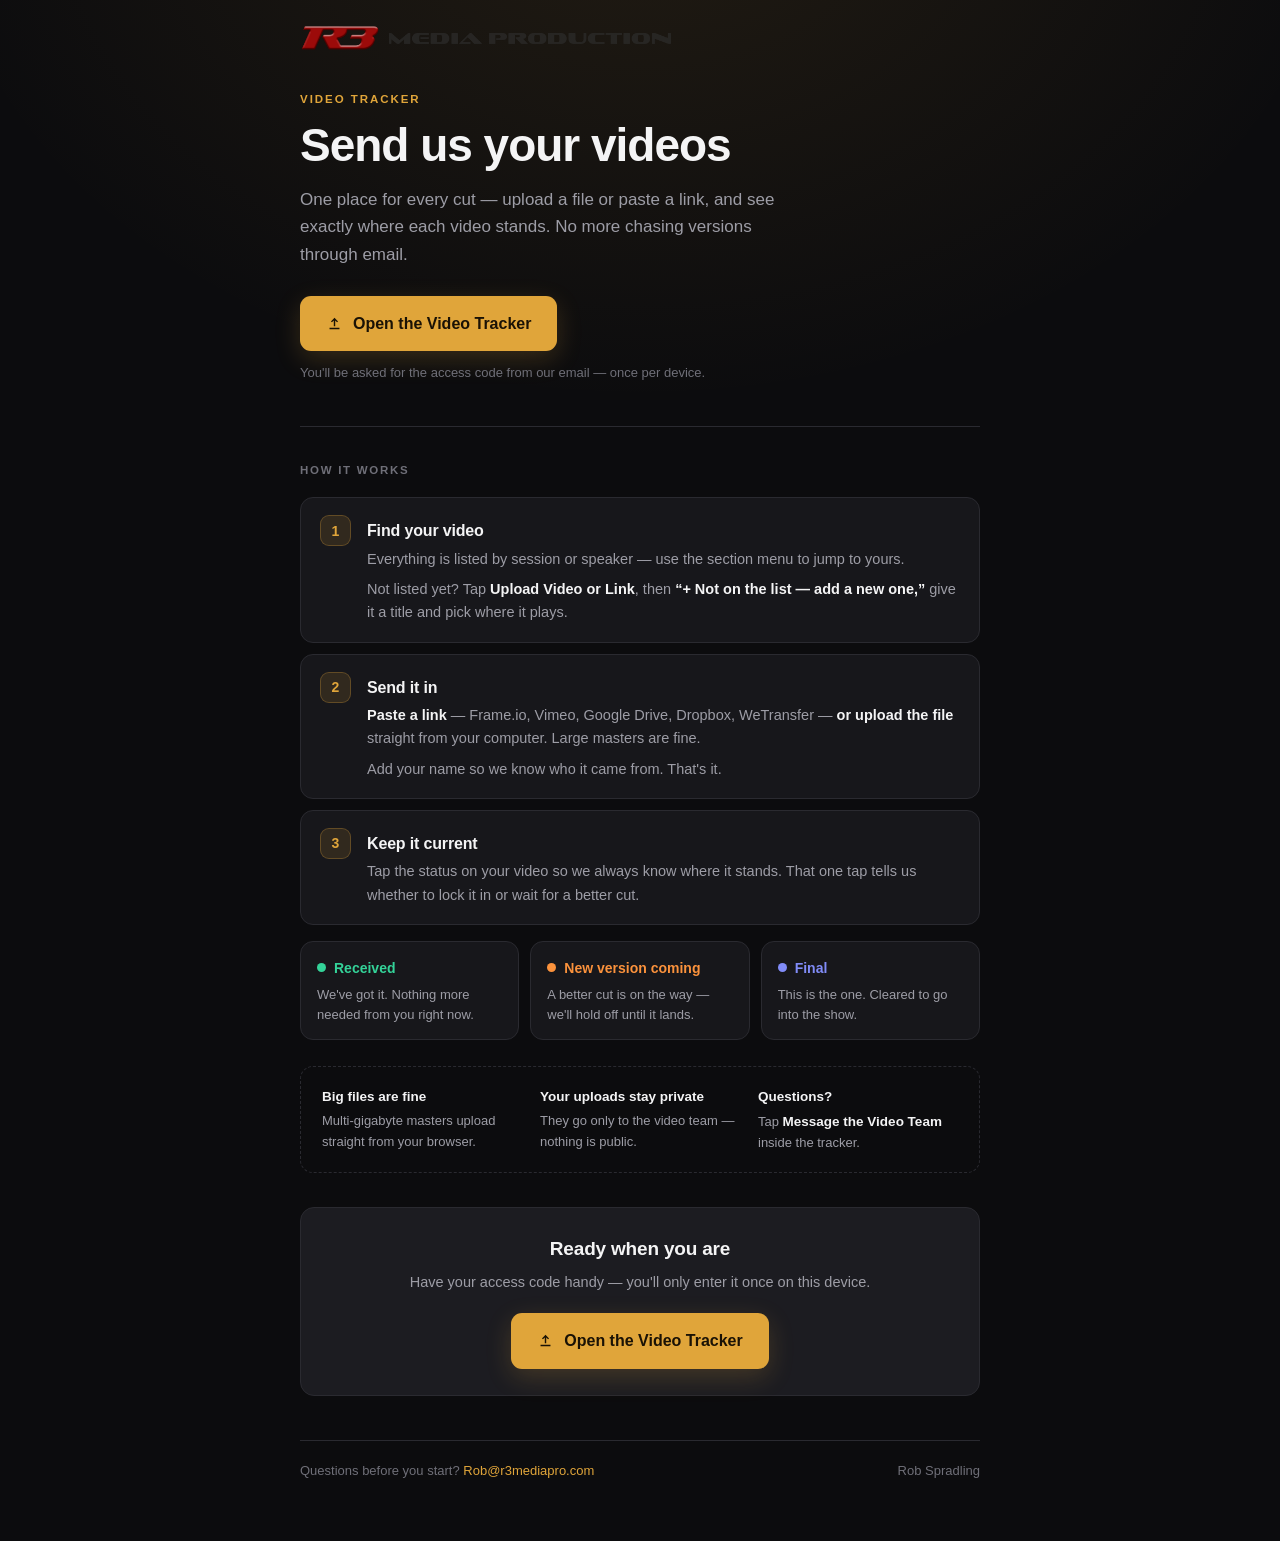
<file: VT/index.html>
<!doctype html>
<!--
  r3mediapro.com/VT  —  client door into the Video Tracker.

  The buttons open /VT/app/, our own copy of the tracker. To point at a new
  Apps Script deployment, change API_URL in the tracker's build-web.py and
  re-run it — not here. Nothing else on this page needs to change between events —
  the copy is deliberately event-neutral so this URL can be reused every show.

  Never put the access code on this page. It is public; the code goes to
  partners separately.
-->
<html lang="en">
<head>
<meta charset="utf-8">
<meta name="viewport" content="width=device-width, initial-scale=1">
<title>Send Us Your Videos &mdash; Video Tracker</title>
<meta name="description" content="Upload your videos or send links for the show, and track their status in one place.">
<meta name="robots" content="noindex, follow">
<link rel="icon" href="app/favicon.svg" type="image/svg+xml">
<link rel="icon" href="app/favicon-32.png" sizes="32x32" type="image/png">
<link rel="apple-touch-icon" href="app/apple-touch-icon.png">
<meta property="og:title" content="Send Us Your Videos — Video Tracker">
<meta property="og:description" content="Upload your videos or send links for the show, and track their status in one place.">
<meta property="og:type" content="website">
<style>
  :root{
    --bg:#0c0c0e; --bg-2:#131316; --card:#17171b; --card-2:#1c1c21;
    --line:#2a2a30; --line-soft:#212127;
    --text:#f4f4f5; --muted:#9d9da6; --dim:#6f6f78;
    --gold:#e0a53a; --gold-deep:#b9791a; --gold-soft:rgba(224,165,58,.13);
    --received:#34d399; --coming:#fb923c; --final:#818cf8;
    --sans:-apple-system,BlinkMacSystemFont,"Segoe UI",Roboto,Helvetica,Arial,sans-serif;
  }
  *{box-sizing:border-box}
  html,body{margin:0;padding:0}
  body{
    background:
      radial-gradient(90% 55% at 50% -8%, rgba(224,165,58,.10), transparent 62%),
      var(--bg);
    color:var(--text); font-family:var(--sans); line-height:1.6;
    -webkit-font-smoothing:antialiased; min-height:100vh;
  }
  .wrap{max-width:720px; margin:0 auto; padding:26px 20px 60px}

  /* brand */
  .brand{display:flex; align-items:center; gap:9px; margin-bottom:40px}
  .brand img{width:auto; display:block}
  .brand .mark{height:24px; opacity:.95}
  .brand .word{height:11px; opacity:.6}   /* quiet — the page title carries the message */

  /* hero */
  .eyebrow{
    font-size:11.5px; font-weight:700; letter-spacing:.17em; text-transform:uppercase;
    color:var(--gold); margin:0 0 13px;
  }
  h1{
    font-size:clamp(31px,6.2vw,46px); line-height:1.06; letter-spacing:-.022em;
    font-weight:800; margin:0 0 16px; text-wrap:balance;
  }
  .lede{font-size:17px; color:var(--muted); margin:0 0 28px; max-width:56ch; text-wrap:pretty}

  .cta{
    display:inline-flex; align-items:center; gap:10px;
    background:var(--gold); color:#1a1205; font-weight:750; font-size:16px;
    padding:15px 26px; border-radius:11px; text-decoration:none;
    box-shadow:0 8px 26px rgba(224,165,58,.2);
    transition:transform .12s ease, box-shadow .12s ease, background .12s ease;
  }
  .cta:hover{background:#edb457; transform:translateY(-1px); box-shadow:0 10px 30px rgba(224,165,58,.28)}
  .cta:active{transform:translateY(0)}
  .cta:focus-visible{outline:3px solid #fff; outline-offset:3px}
  .cta svg{width:17px; height:17px; fill:currentColor; flex:0 0 auto}
  .cta-note{font-size:13px; color:var(--dim); margin:12px 0 0}
  /* Quiet insurance: multi-account Google sessions bounce to a Drive error page.
     Sits under the button because that's where someone lands after hitting back. */
  .cta-tip{
    font-size:12.5px; color:var(--dim); margin:9px 0 0; max-width:52ch; line-height:1.5;
    padding-left:11px; border-left:2px solid var(--line);
  }
  .cta-tip b{color:var(--muted); font-weight:650}

  hr.rule{border:0; height:1px; background:var(--line); margin:42px 0 34px}

  h2.sec{
    font-size:11.5px; font-weight:700; letter-spacing:.15em; text-transform:uppercase;
    color:var(--dim); margin:0 0 18px;
  }

  /* steps */
  .steps{display:flex; flex-direction:column; gap:11px; margin:0}
  .step{
    display:grid; grid-template-columns:auto 1fr; gap:16px; align-items:start;
    background:var(--card); border:1px solid var(--line); border-radius:13px; padding:17px 19px;
  }
  .step .n{
    width:31px; height:31px; border-radius:9px; flex:0 0 auto; display:grid; place-items:center;
    font-weight:800; font-size:14px; font-variant-numeric:tabular-nums;
    color:var(--gold); background:var(--gold-soft); border:1px solid rgba(224,165,58,.28);
  }
  .step h3{margin:3px 0 4px; font-size:16px; font-weight:700; letter-spacing:-.01em}
  .step p{margin:0; font-size:14.5px; color:var(--muted)}
  .step p + p{margin-top:7px}
  .step b{color:var(--text); font-weight:650}

  /* statuses */
  .states{display:grid; grid-template-columns:repeat(3,1fr); gap:11px; margin-top:16px}
  .state{background:var(--card); border:1px solid var(--line); border-radius:13px; padding:15px 16px}
  .state .tag{display:flex; align-items:center; gap:8px; font-weight:750; font-size:14px; margin-bottom:6px}
  .state .dot{width:9px; height:9px; border-radius:99px; flex:0 0 auto}
  .state p{margin:0; font-size:13px; color:var(--muted); line-height:1.5}
  .s1 .tag{color:var(--received)} .s1 .dot{background:var(--received)}
  .s2 .tag{color:var(--coming)}   .s2 .dot{background:var(--coming)}
  .s3 .tag{color:var(--final)}    .s3 .dot{background:var(--final)}

  /* facts */
  .facts{
    display:grid; grid-template-columns:repeat(3,1fr); gap:18px;
    border:1px dashed var(--line); border-radius:13px; padding:19px 21px; margin-top:26px;
  }
  .facts div{font-size:13px; color:var(--muted)}
  .facts b{display:block; color:var(--text); font-size:13.5px; font-weight:700; margin-bottom:3px}

  /* closing cta */
  .close{
    margin-top:34px; background:var(--card-2); border:1px solid var(--line);
    border-radius:14px; padding:26px 24px; text-align:center;
  }
  .close h3{margin:0 0 6px; font-size:19px; font-weight:750; letter-spacing:-.01em}
  .close p{margin:0 0 19px; font-size:14.5px; color:var(--muted)}

  footer{
    margin-top:44px; padding-top:20px; border-top:1px solid var(--line);
    display:flex; justify-content:space-between; gap:14px; flex-wrap:wrap;
    font-size:13px; color:var(--dim);
  }
  footer a{color:var(--gold); text-decoration:none}
  footer a:hover{text-decoration:underline}

  @media(max-width:560px){
    .states,.facts{grid-template-columns:1fr}
    .cta{width:100%; justify-content:center}
    .brand{margin-bottom:30px}
    .brand .word{display:none}   /* the mark alone; the wordmark would overflow */
  }
  @media(prefers-reduced-motion:reduce){ .cta{transition:none} }
</style>
</head>
<body>
<div class="wrap">

  <a class="brand" href="/" aria-label="R3 Media Production home">
    <img class="mark" src="../assets/r3-mark.png" alt="">
    <img class="word" src="../assets/mp-text.png" alt="R3 Media Production">
  </a>

  <p class="eyebrow">Video Tracker</p>
  <h1>Send us your videos</h1>
  <p class="lede">One place for every cut &mdash; upload a file or paste a link, and see exactly
    where each video stands. No more chasing versions through email.</p>

  <!-- TRACKER-LINK (1 of 2) -->
  <a class="cta" href="/VT/app/">
    <svg viewBox="0 0 24 24"><path d="M11 16V7.8L8.4 10.4 7 9l5-5 5 5-1.4 1.4L13 7.8V16h-2zM5 18h14v2H5z"/></svg>
    Open the Video Tracker
  </a>
  <p class="cta-note">You'll be asked for the access code from our email &mdash; once per device.</p>

  <hr class="rule">

  <h2 class="sec">How it works</h2>
  <div class="steps">
    <div class="step">
      <span class="n">1</span>
      <div>
        <h3>Find your video</h3>
        <p>Everything is listed by session or speaker &mdash; use the section menu to jump to yours.</p>
        <p>Not listed yet? Tap <b>Upload Video or Link</b>, then <b>&ldquo;+ Not on the list &mdash;
          add a new one,&rdquo;</b> give it a title and pick where it plays.</p>
      </div>
    </div>
    <div class="step">
      <span class="n">2</span>
      <div>
        <h3>Send it in</h3>
        <p><b>Paste a link</b> &mdash; Frame.io, Vimeo, Google Drive, Dropbox, WeTransfer &mdash;
          <b>or upload the file</b> straight from your computer. Large masters are fine.</p>
        <p>Add your name so we know who it came from. That's it.</p>
      </div>
    </div>
    <div class="step">
      <span class="n">3</span>
      <div>
        <h3>Keep it current</h3>
        <p>Tap the status on your video so we always know where it stands. That one tap tells us
          whether to lock it in or wait for a better cut.</p>
      </div>
    </div>
  </div>

  <div class="states">
    <div class="state s1">
      <span class="tag"><span class="dot"></span>Received</span>
      <p>We've got it. Nothing more needed from you right now.</p>
    </div>
    <div class="state s2">
      <span class="tag"><span class="dot"></span>New version coming</span>
      <p>A better cut is on the way &mdash; we'll hold off until it lands.</p>
    </div>
    <div class="state s3">
      <span class="tag"><span class="dot"></span>Final</span>
      <p>This is the one. Cleared to go into the show.</p>
    </div>
  </div>

  <div class="facts">
    <div><b>Big files are fine</b>Multi-gigabyte masters upload straight from your browser.</div>
    <div><b>Your uploads stay private</b>They go only to the video team &mdash; nothing is public.</div>
    <div><b>Questions?</b>Tap <b style="display:inline">Message the Video Team</b> inside the tracker.</div>
  </div>

  <div class="close">
    <h3>Ready when you are</h3>
    <p>Have your access code handy &mdash; you'll only enter it once on this device.</p>
    <!-- TRACKER-LINK (2 of 2) -->
    <a class="cta" href="/VT/app/">
      <svg viewBox="0 0 24 24"><path d="M11 16V7.8L8.4 10.4 7 9l5-5 5 5-1.4 1.4L13 7.8V16h-2zM5 18h14v2H5z"/></svg>
      Open the Video Tracker
    </a>
  </div>

  <footer>
    <span>Questions before you start? <a href="mailto:Rob@r3mediapro.com">Rob@r3mediapro.com</a></span>
    <span>Rob Spradling</span>
  </footer>

</div>
</body>
</html>
</file>
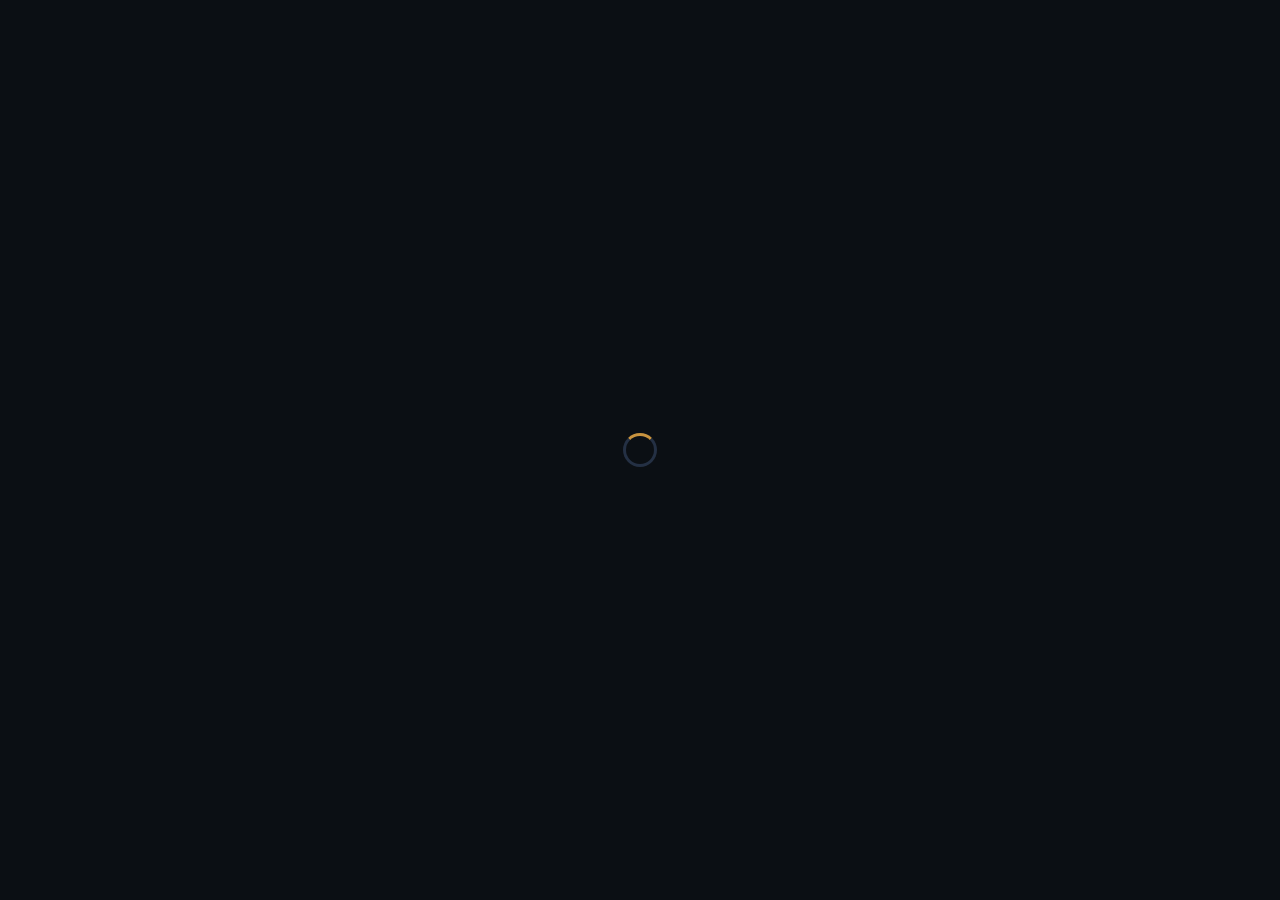
<file: VT/app/index.html>
<!DOCTYPE html>
<html>
<head>
<meta charset="utf-8">
<meta name="viewport" content="width=device-width, initial-scale=1">
<title>Video Tracker</title>
<meta name="robots" content="noindex, nofollow">
<link rel="icon" href="favicon.svg" type="image/svg+xml">
<link rel="icon" href="favicon-32.png" sizes="32x32" type="image/png">
<link rel="apple-touch-icon" href="apple-touch-icon.png">
<meta name="apple-mobile-web-app-title" content="Video Tracker">
<meta name="theme-color" content="#0b0f14">
<style>
/* ============================  TOKENS  ============================ */
:root{
  --bg:#0b0f14; --bg-2:#111823; --panel:#151d29; --panel-2:#1b2533;
  --line:#243044; --line-soft:#1c2635;
  --txt:#e8eef7; --txt-2:#9fb0c6; --txt-3:#6b7d94;
  --accent:#c8933f; --accent-soft:rgba(200,147,63,.14);
  --red:#ef4444; --green:#34d399; --blue:#38bdf8; --purple:#a78bfa; --orange:#fb923c;
  --radius:14px; --shadow:0 10px 30px rgba(0,0,0,.45);
  --mono:ui-monospace,SFMono-Regular,"SF Mono",Menlo,Consolas,monospace;
}
*{box-sizing:border-box;-webkit-tap-highlight-color:transparent}
/* Without this, iOS Safari 'font-boosts' text inside wide scrollable
   content — the List table is ~860px in a 375px viewport, a classic
   trigger — so authored sizes silently inflate on iPhone and nowhere
   else. Desktop emulation does not reproduce it. */
html{-webkit-text-size-adjust:100%;text-size-adjust:100%}
html,body{margin:0;padding:0;height:100%}
body{
  background:
    radial-gradient(1200px 600px at 80% -10%, var(--glow1, rgba(200,147,63,.10)), transparent 60%),
    radial-gradient(900px 500px at -10% 10%, var(--glow2, rgba(56,189,248,.06)), transparent 55%),
    var(--bg);
  color:var(--txt);
  font:14px/1.5 -apple-system,BlinkMacSystemFont,"Segoe UI",Inter,Roboto,Helvetica,Arial,sans-serif;
  overflow-x:hidden;
}
button,input,select,textarea{font:inherit;color:inherit}
button{cursor:pointer;border:none;background:none}
a{color:var(--accent);text-decoration:none}
::-webkit-scrollbar{width:10px;height:10px}
::-webkit-scrollbar-track{background:transparent}
::-webkit-scrollbar-thumb{background:#233046;border-radius:8px;border:2px solid var(--bg)}
::-webkit-scrollbar-thumb:hover{background:#2e3d57}

/* ============================  HEADER  ============================ */
header{position:sticky;top:0;z-index:40;background:rgba(11,15,20,.85);
  backdrop-filter:blur(14px);border-bottom:1px solid var(--line-soft)}
.hdr-top{display:flex;align-items:center;gap:14px;padding:14px 22px 12px;flex-wrap:wrap}
.brand{display:flex;align-items:center;gap:12px;min-width:0}
.mark{width:38px;height:38px;border-radius:11px;flex:0 0 auto;
  background:linear-gradient(145deg,var(--accent),var(--accent-deep,#8c611f));display:grid;place-items:center;
  box-shadow:0 4px 16px rgba(200,147,63,.3)}
.mark svg{width:20px;height:20px;fill:#0b0f14}
.brand h1{margin:0;font-size:16px;font-weight:650;letter-spacing:-.01em;white-space:nowrap}
.brand .sub{font-size:11.5px;color:var(--txt-3);letter-spacing:.06em;text-transform:uppercase}
.hdr-spacer{flex:1}

.search{position:relative;flex:1 1 240px;max-width:380px;min-width:170px}
.search input{width:100%;padding:9px 12px 9px 36px;border-radius:10px;
  background:var(--panel);border:1px solid var(--line);outline:none}
.search input:focus{border-color:var(--accent);box-shadow:0 0 0 3px var(--accent-soft)}
.search svg{position:absolute;left:11px;top:50%;transform:translateY(-50%);
  width:15px;height:15px;fill:var(--txt-3);pointer-events:none}
.search .clear{position:absolute;right:8px;top:50%;transform:translateY(-50%);
  color:var(--txt-3);font-size:16px;padding:2px 6px;display:none}
.search.has-val .clear{display:block}

.btn{display:inline-flex;align-items:center;gap:7px;padding:9px 14px;border-radius:10px;
  font-size:13px;font-weight:550;background:var(--panel);border:1px solid var(--line);
  color:var(--txt);transition:.14s;white-space:nowrap}
.btn:hover{background:var(--panel-2);border-color:#2f3f59}
.btn.primary{background:var(--accent);border-color:var(--accent);color:#14100a;font-weight:650}
.btn.primary:hover{filter:brightness(1.08)}
.btn.ghost{background:transparent;border-color:transparent;color:var(--txt-2)}
.btn.ghost:hover{background:var(--panel);color:var(--txt)}
.btn.danger{border-color:rgba(239,68,68,.4);color:#fca5a5}
.btn.danger:hover{background:rgba(239,68,68,.12)}
.btn.sm{padding:6px 10px;font-size:12px;border-radius:8px}
.btn svg{width:14px;height:14px;fill:currentColor}
.btn:disabled{opacity:.45;cursor:not-allowed}

/* ============================  STATS  ============================ */
.stats{display:flex;gap:10px;padding:0 22px 12px;flex-wrap:wrap;align-items:stretch}
.stat{flex:1 1 120px;min-width:112px;background:var(--panel);border:1px solid var(--line-soft);
  border-radius:12px;padding:10px 13px;position:relative;overflow:hidden;cursor:pointer;transition:.14s}
.stat:hover{border-color:var(--line);transform:translateY(-1px)}
.stat.on{border-color:var(--accent);background:var(--accent-soft)}
.stat .n{font-size:23px;font-weight:700;letter-spacing:-.025em;line-height:1.1}
.stat .l{font-size:10.5px;color:var(--txt-3);text-transform:uppercase;letter-spacing:.07em;margin-top:2px}
.stat.alarm .n{color:var(--red)}
.stat.good .n{color:var(--green)}

.progress-wrap{flex:2 1 260px;background:var(--panel);border:1px solid var(--line-soft);
  border-radius:12px;padding:10px 14px;display:flex;flex-direction:column;justify-content:center}
.progress-lbl{display:flex;justify-content:space-between;font-size:11.5px;color:var(--txt-2);
  margin-bottom:7px;gap:10px}
.progress{height:8px;border-radius:99px;background:#1e2836;overflow:hidden;display:flex}
.progress i{display:block;height:100%;transition:width .4s ease}
.legend{display:flex;gap:12px;font-size:11px;color:var(--txt-3);margin-top:7px;flex-wrap:wrap}
.legend span{display:inline-flex;align-items:center;gap:5px}
.legend i{width:8px;height:8px;border-radius:2px;display:inline-block}

/* ============================  TABS / FILTERS  ============================ */
.tabs{display:flex;gap:4px;padding:0 22px;border-bottom:1px solid var(--line-soft);overflow-x:auto}
.tab{padding:10px 15px;font-size:13.5px;font-weight:550;color:var(--txt-3);
  border-bottom:2px solid transparent;margin-bottom:-1px;white-space:nowrap;
  display:flex;align-items:center;gap:7px;transition:.14s}
.tab:hover{color:var(--txt-2)}
.tab.on{color:var(--accent);border-bottom-color:var(--accent)}
.tab .cnt{background:var(--panel-2);color:var(--txt-2);font-size:11px;padding:1px 7px;
  border-radius:99px;font-weight:600}
.tab.on .cnt{background:var(--accent-soft);color:var(--accent)}

.filters{display:flex;gap:8px;align-items:center;padding:12px 22px;flex-wrap:wrap;
  border-bottom:1px solid var(--line-soft)}
.chip{padding:5px 12px;border-radius:99px;font-size:12.5px;font-weight:550;
  background:var(--panel);border:1px solid var(--line);color:var(--txt-2);
  display:inline-flex;align-items:center;gap:6px;transition:.14s}
.chip:hover{border-color:#2f3f59;color:var(--txt)}
.chip.on{background:var(--accent-soft);border-color:var(--accent);color:var(--accent)}
.chip .dot{width:7px;height:7px;border-radius:99px;background:currentColor}
.filters select{padding:6px 10px;border-radius:9px;background:var(--panel);
  border:1px solid var(--line);outline:none;font-size:12.5px;max-width:220px}
.filters select:focus{border-color:var(--accent)}
.fspace{flex:1}

/* ============================  MAIN  ============================ */
main{padding:20px 22px 90px}
.grid{display:grid;gap:14px;grid-template-columns:repeat(auto-fill,minmax(460px,1fr))}

/* ============================  SECTION DIVIDER  ============================ */
.sect{margin-bottom:26px}
.sect-head{display:flex;align-items:center;gap:12px;padding:11px 14px;margin-bottom:14px;
  background:var(--panel);border:1px solid var(--line-soft);border-radius:12px;
  border-left:4px solid var(--accent);cursor:pointer;transition:.14s;position:relative;overflow:hidden}
.sect-head:hover{border-color:var(--line)}
.sect-head .caret{width:14px;height:14px;fill:var(--txt-3);transition:.18s;flex:0 0 auto}
.sect.closed .sect-head .caret{transform:rotate(-90deg)}
.sect.closed .sect-body{display:none}
.sect-name{font-size:14.5px;font-weight:650;letter-spacing:-.01em}
.sect-note{font-size:11.5px;color:var(--txt-3);margin-top:1px}
.sect-spacer{flex:1}
.sect-counts{display:flex;gap:14px;align-items:center;flex-wrap:wrap;justify-content:flex-end}
.scount{text-align:right;line-height:1.15}
.scount b{font-size:16px;font-weight:700;display:block}
.scount span{font-size:9.5px;text-transform:uppercase;letter-spacing:.07em;color:var(--txt-3)}
.sect-bar{width:110px;height:6px;border-radius:99px;background:#1e2836;overflow:hidden;display:flex;flex:0 0 auto}
.sect-bar i{height:100%}
@media(max-width:700px){.sect-bar{display:none}}

/* ============================  CARD  ============================ */
.card{background:var(--panel);border:1px solid var(--line-soft);border-radius:var(--radius);
  padding:14px;display:flex;flex-direction:column;gap:11px;transition:.16s;position:relative;overflow:hidden}
.card:hover{border-color:var(--line);transform:translateY(-2px);box-shadow:var(--shadow)}
.card.missing{border-style:dashed;border-color:#33415a;
  background:repeating-linear-gradient(135deg,transparent,transparent 12px,
    rgba(255,255,255,.012) 12px,rgba(255,255,255,.012) 24px),var(--panel)}
.card .accent-edge{position:absolute;left:0;top:0;bottom:0;width:3px}

.c-top{display:flex;align-items:center;gap:9px}
.vnum{font-family:var(--mono);font-size:12px;font-weight:700;letter-spacing:.02em;
  background:var(--panel-2);border:1px solid var(--line);padding:3px 8px;border-radius:7px;
  color:var(--txt-2);white-space:nowrap}
.pill{font-size:11px;font-weight:650;padding:3px 9px;border-radius:99px;letter-spacing:.02em;white-space:nowrap}
/* client segmented status: three states side by side, active one lit in colour */
.cseg{display:inline-flex;border:1px solid var(--line);border-radius:9px;overflow:hidden;
  background:var(--panel);vertical-align:middle;max-width:100%}
.cseg-b{display:inline-flex;align-items:center;gap:5px;padding:5px 10px;font-size:11.5px;
  font-weight:650;color:var(--txt-3);background:transparent;border:0;
  border-right:1px solid var(--line-soft);cursor:pointer;white-space:nowrap;transition:.12s}
.cseg-b:last-child{border-right:0}
.cseg-b .d{width:8px;height:8px;border-radius:99px;background:var(--txt-3);opacity:.55;flex:0 0 auto}
.cseg-b.on{color:var(--seg);background:var(--segbg)}
.cseg-b.on .d{background:var(--seg);opacity:1}
.cseg-b:not(.on):hover{color:var(--txt-2);background:var(--panel-2)}
@media(max-width:600px){
  /* Labels stay on phones. They were hidden to dots once; the list card now
     gives the selector its own line, and dots alone read as "it's gone". */
  .cseg-b{padding:8px 11px;font-size:11px}
  .cseg-b .d{width:9px;height:9px}
}
.c-top .spacer{flex:1}
.vbadge{font-family:var(--mono);font-size:11.5px;font-weight:700;color:var(--accent);
  background:var(--accent-soft);padding:3px 8px;border-radius:7px;white-space:nowrap}
.vbadge.none{color:var(--txt-3);background:var(--panel-2)}
.c-title{font-size:14.5px;font-weight:600;line-height:1.35;letter-spacing:-.01em;word-break:break-word}
.newtag{display:inline-block;font-size:9.5px;font-weight:800;letter-spacing:.1em;
  background:var(--accent);color:#14100a;padding:2px 6px;border-radius:5px;
  vertical-align:middle;flex:0 0 auto;animation:newpulse 1.5s ease-in-out infinite}
@keyframes newpulse{
  0%,100%{box-shadow:0 0 0 0 rgba(246,168,33,.0);opacity:.9}
  50%{box-shadow:0 0 9px 2px rgba(246,168,33,.7);opacity:1}
}
@media(prefers-reduced-motion:reduce){.newtag{animation:none}}
.vttag{display:inline-block;font-size:9.5px;font-weight:800;letter-spacing:.09em;
  background:rgba(56,189,248,.18);color:var(--blue);border:1px solid rgba(56,189,248,.45);
  padding:1px 6px;border-radius:5px;vertical-align:middle;flex:0 0 auto}
.card.cut{opacity:.5}
.card.cut .c-title{text-decoration:line-through;text-decoration-color:var(--txt-3)}
.card.cut.missing{border-style:solid;background:var(--panel)}
tr.cut{opacity:.5}
tr.cut td.t-title{text-decoration:line-through;text-decoration-color:var(--txt-3)}
.sd-row.cut{opacity:.45}
.sd-row.cut .sd-title{text-decoration:line-through;text-decoration-color:var(--txt-3)}
.card.isnew{border-color:rgba(200,147,63,.55)}
.card.isnew:before{content:'';position:absolute;inset:0;pointer-events:none;
  border-radius:var(--radius);box-shadow:inset 0 0 0 1px rgba(200,147,63,.25)}
.chip.newchip .ndot{width:7px;height:7px;border-radius:99px;background:var(--accent);
  box-shadow:0 0 7px var(--accent)}
.c-alias{font-size:11.5px;color:var(--txt-3);font-style:italic;margin-top:-6px}
.c-meta{display:flex;align-items:center;gap:8px;font-size:12px;color:var(--txt-3);flex-wrap:wrap}
.uploader{display:inline-flex;align-items:center;gap:6px;color:var(--txt-2)}
.avatar{width:19px;height:19px;border-radius:99px;display:grid;place-items:center;
  font-size:9.5px;font-weight:700;color:#0b0f14;flex:0 0 auto}
.sep{color:var(--line)}
.c-link{display:flex;align-items:center;gap:8px;background:var(--bg-2);border:1px solid var(--line-soft);
  border-radius:9px;padding:7px 9px;font-size:12px;min-width:0}
.c-link .host{font-weight:600;color:var(--txt-2);white-space:nowrap;display:inline-flex;align-items:center;gap:5px}
.c-link .url{color:var(--txt-3);overflow:hidden;text-overflow:ellipsis;white-space:nowrap;flex:1;min-width:0}
.c-link .none{color:var(--txt-3);font-style:italic}
.c-notes{display:flex;gap:7px;font-size:12px;color:var(--txt-2);line-height:1.45;
  background:rgba(200,147,63,.07);border-left:2px solid var(--accent);
  border-radius:0 8px 8px 0;padding:7px 10px;transition:.12s}
.c-notes svg{width:12px;height:12px;fill:var(--accent);flex:0 0 auto;margin-top:3px;opacity:.8}
.c-notes.int{background:rgba(167,139,250,.08);border-left-color:var(--purple)}
.c-notes.int svg{fill:var(--purple)}
.c-notes.int.editable:hover{background:rgba(167,139,250,.14)}
.c-notes.int.empty{background:transparent;border-left-color:var(--line)}
.c-notes.editable{cursor:text}
.c-notes.editable:hover{background:rgba(200,147,63,.13)}
.c-notes.empty{background:transparent;border-left-color:var(--line);color:var(--txt-3)}
.c-notes.empty:hover{border-left-color:var(--accent);background:rgba(200,147,63,.07)}
.addnote{font-size:12px;color:var(--txt-3);font-style:italic}
.c-notes textarea{width:100%;min-height:62px;resize:vertical;font:inherit;font-size:12.5px;
  background:var(--bg-2);border:1px solid var(--accent);border-radius:8px;padding:8px 9px;
  outline:none;color:var(--txt);box-shadow:0 0 0 3px var(--accent-soft)}
.noteedit-wrap{display:flex;flex-direction:column;gap:7px;width:100%}
.noteacts{display:flex;gap:6px;justify-content:flex-end;align-items:center}
.noteacts .k{font-size:10.5px;color:var(--txt-3);margin-right:auto}
td.t-notes{max-width:260px;font-size:12px;color:var(--txt-2);cursor:text}
td.t-notes:hover{background:rgba(200,147,63,.07)}
td.t-notes .addnote{opacity:.7}
.c-actions{display:flex;gap:6px;flex-wrap:wrap;margin-top:auto;padding-top:2px}

/* ============================  TABLE  ============================ */
.tbl-wrap{overflow-x:auto;border:1px solid var(--line-soft);border-radius:var(--radius);background:var(--panel)}
table{width:100%;border-collapse:collapse;font-size:13px;min-width:960px}
table.slim{min-width:0}
table.slim td,table.slim th{padding:12px}
@media(max-width:600px){
  table.slim{font-size:12.5px}
  table.slim td,table.slim th{padding:10px 8px}
  table.slim td.t-title{max-width:130px;white-space:normal;line-height:1.3}
  table.slim .t-acts{flex-direction:column;gap:4px;align-items:flex-end}
  table.slim .t-acts .btn{white-space:nowrap}
  table.slim .uploader .avatar{display:none}
}
thead th{position:sticky;top:0;background:var(--panel-2);z-index:5;text-align:left;padding:10px 12px;
  font-size:11px;text-transform:uppercase;letter-spacing:.07em;color:var(--txt-3);font-weight:650;
  white-space:nowrap;border-bottom:1px solid var(--line);cursor:pointer;user-select:none}
thead th:hover{color:var(--txt-2)}
thead th .arr{opacity:.5;font-size:9px}
tbody td{padding:10px 12px;border-bottom:1px solid var(--line-soft);vertical-align:middle}
tbody tr:hover{background:var(--panel-2)}
/* The divider washes its section's colour across the full row, so the eye
   finds a segment boundary without reading. A tint rather than the solid
   colour (see rgba()): ten saturated bars out-shout the rows they label. */
tr.sect-row td{background:var(--bg-2);font-weight:650;font-size:10.5px;text-transform:uppercase;
  letter-spacing:.04em;color:var(--txt);padding:7px 12px;
  -webkit-print-color-adjust:exact;print-color-adjust:exact}
tr.sect-row td .selsect{margin-right:3px;accent-color:var(--accent)}
.sect-tally{opacity:.62;font-weight:500;text-transform:none;letter-spacing:0}

/* The divider was shouting at every width, not just on phones: uppercase at
   weight 700 with letter-spacing reads far heavier than the body text it
   labels. The colour band already separates the sections, so the text can sit
   well below the row content. The breakpoint clears tablets and landscape
   phones, which sit above 600px and were still getting the desktop size. */
@media(max-width:900px){
  tr.sect-row td{font-size:11px;font-weight:700;letter-spacing:.03em;padding:7px 10px}
  .sect-tally{font-size:10.5px}
}
td.t-title{font-weight:550;max-width:300px}
td.t-due{white-space:nowrap;font-size:12.5px;color:var(--txt-2)}
.reqbtn{margin-left:7px;padding:1px 8px;font-size:11px}
.pk{display:flex;align-items:center;gap:8px;font-size:12.5px;color:var(--txt-2);cursor:pointer}
.pk input{width:15px;height:15px;accent-color:var(--accent);cursor:pointer;margin:0}
td.t-due .duetxt.late{color:var(--red);font-weight:650}
td.t-link{max-width:200px}
td.t-link a{display:block;overflow:hidden;text-overflow:ellipsis;white-space:nowrap;font-size:12px}
.t-acts{display:flex;gap:5px;justify-content:flex-end}

/* ============================  SHOW DAY  ============================ */
.showday{display:flex;flex-direction:column;gap:8px;max-width:1020px;margin:0 auto}
.sd-divider{display:flex;align-items:center;gap:12px;margin:18px 0 4px;padding:9px 14px;
  background:var(--panel);border-radius:11px;border-left:4px solid var(--accent)}
.sd-divider:first-child{margin-top:0}
.sd-divider .n{font-size:14px;font-weight:650}
.sd-divider .c{font-size:11.5px;color:var(--txt-3);margin-left:auto;white-space:nowrap}
.sd-row{display:flex;align-items:center;gap:14px;padding:12px 16px;background:var(--panel);
  border:1px solid var(--line-soft);border-radius:12px;transition:.14s}
.sd-row:hover{border-color:var(--line)}
.sd-row.blocked{border-color:rgba(239,68,68,.5)}
.sd-ord{font-family:var(--mono);font-size:19px;font-weight:700;color:var(--txt-3);min-width:32px;text-align:right}
.sd-main{flex:1;min-width:0}
.sd-title{font-size:15px;font-weight:600;letter-spacing:-.01em}
.sd-sub{font-size:12px;color:var(--txt-3);margin-top:3px;display:flex;gap:8px;align-items:center;flex-wrap:wrap}
.sd-right{display:flex;align-items:center;gap:8px;flex-wrap:wrap;justify-content:flex-end}
.playbox{width:22px;height:22px;border-radius:6px;border:2px solid var(--line);display:grid;
  place-items:center;flex:0 0 auto;transition:.14s}
.playbox:hover{border-color:var(--accent)}
.playbox.on{background:var(--green);border-color:var(--green)}
.playbox svg{width:12px;height:12px;fill:#0b0f14;opacity:0}
.playbox.on svg{opacity:1}

.sd-bar{display:flex;align-items:center;gap:10px;flex-wrap:wrap;margin-bottom:4px}
.sd-count{font-size:13px;color:var(--txt-2)}
.sd-count b{color:var(--txt);font-size:17px}
.sd-note{font-size:12px;color:var(--txt-2);margin-top:5px;padding-left:1px;
  border-left:2px solid var(--accent);padding:3px 0 3px 8px;background:rgba(200,147,63,.06);
  border-radius:0 6px 6px 0}
.print-head{display:none}
.sd-print-flag{display:none}

/* ============================  OWNERS  ============================ */
.uploaders{display:grid;gap:12px;grid-template-columns:repeat(auto-fill,minmax(360px,1fr))}
.ocard{background:var(--panel);border:1px solid var(--line-soft);border-radius:var(--radius);overflow:hidden}
.ohead{display:flex;align-items:center;gap:11px;padding:13px 15px;cursor:pointer}
.ohead:hover{background:var(--panel-2)}
.ohead .oname{font-weight:600;font-size:14px}
.ohead .omail{font-size:11.5px;color:var(--txt-3)}
.ohead .ospacer{flex:1}
.ostat{text-align:right;font-size:11.5px;color:var(--txt-3);white-space:nowrap}
.ostat b{color:var(--txt);font-size:15px;font-weight:700}
.obar{height:4px;background:#1e2836;display:flex}
.obar i{height:100%}
.olist{border-top:1px solid var(--line-soft);display:none}
.ocard.open .olist{display:block}
.oitem{display:flex;align-items:center;gap:10px;padding:9px 15px;border-bottom:1px solid var(--line-soft);font-size:13px}
.oitem:last-child{border-bottom:none}
.oitem:hover{background:var(--panel-2)}
.oitem .otitle{flex:1;min-width:0;overflow:hidden;text-overflow:ellipsis;white-space:nowrap}

/* ============================  EMPTY  ============================ */
.empty{text-align:center;padding:70px 20px;color:var(--txt-3)}
.empty svg{width:46px;height:46px;fill:var(--line);margin-bottom:14px}
.empty h3{margin:0 0 6px;color:var(--txt-2);font-size:16px;font-weight:600}
.empty p{margin:0 auto 18px;font-size:13px;max-width:420px}

/* ============================  MODAL / DRAWER  ============================ */
.scrim{position:fixed;inset:0;background:rgba(3,6,10,.72);backdrop-filter:blur(3px);z-index:90;display:none}
.scrim.on{display:block;animation:fade .16s ease}
@keyframes fade{from{opacity:0}to{opacity:1}}
.modal{position:fixed;z-index:100;left:50%;top:50%;transform:translate(-50%,-50%);
  width:min(580px,calc(100vw - 32px));max-height:calc(100vh - 60px);background:var(--panel);
  border:1px solid var(--line);border-radius:16px;box-shadow:var(--shadow);display:none;
  flex-direction:column;overflow:hidden}
.modal.on{display:flex;animation:pop .18s cubic-bezier(.2,.9,.3,1.1)}
@keyframes pop{from{opacity:0;transform:translate(-50%,-48%) scale(.97)}to{opacity:1;transform:translate(-50%,-50%) scale(1)}}
.m-head{display:flex;align-items:center;gap:12px;padding:16px 18px;border-bottom:1px solid var(--line-soft)}
.m-head h2{margin:0;font-size:16px;font-weight:650;letter-spacing:-.01em;flex:1}
.m-head .x{color:var(--txt-3);font-size:22px;line-height:1;padding:2px 6px;border-radius:7px}
.m-head .x:hover{background:var(--panel-2);color:var(--txt)}
.m-body{padding:18px;overflow-y:auto;flex:1}
.m-foot{display:flex;gap:9px;justify-content:flex-end;padding:14px 18px;border-top:1px solid var(--line-soft);flex-wrap:wrap}
/* first-time intro steps */
.introsteps{display:flex;flex-direction:column;gap:12px;margin:14px 0 12px}
.istep{display:grid;grid-template-columns:auto 1fr;gap:13px;align-items:start}
.istep .in{width:26px;height:26px;border-radius:8px;flex:0 0 auto;display:grid;place-items:center;
  font-weight:800;font-size:13px;color:var(--accent);background:var(--accent-soft);
  border:1px solid rgba(200,147,63,.3)}
.istep b{display:block;font-size:14.5px;color:var(--txt);margin-bottom:2px}
.istep p{margin:0;font-size:13px;color:var(--txt-2);line-height:1.55}
.istep .ic{font-size:9px;vertical-align:middle}
.drawer{position:fixed;z-index:100;right:0;top:0;bottom:0;width:min(540px,100vw);background:var(--panel);
  border-left:1px solid var(--line);box-shadow:var(--shadow);display:none;flex-direction:column}
.drawer.on{display:flex;animation:slide .2s cubic-bezier(.2,.9,.3,1)}
@keyframes slide{from{transform:translateX(24px);opacity:0}to{transform:translateX(0);opacity:1}}

/* ============================  FORM  ============================ */
.field{margin-bottom:14px}
.field label{display:block;font-size:12px;font-weight:600;color:var(--txt-2);margin-bottom:6px}
.field label .req{color:var(--accent)}
.field input,.field select,.field textarea{width:100%;padding:9px 11px;border-radius:9px;
  background:var(--bg-2);border:1px solid var(--line);outline:none}
.field input:focus,.field select:focus,.field textarea:focus{
  border-color:var(--accent);box-shadow:0 0 0 3px var(--accent-soft)}
.field textarea{resize:vertical;min-height:70px;font-family:inherit}
.field .hint,.hint{font-size:11.5px;color:var(--txt-3);margin-top:5px;line-height:1.45}
.row2{display:grid;grid-template-columns:1fr 1fr;gap:12px}
@media(max-width:520px){.row2{grid-template-columns:1fr}}

/* ============================  SEGMENTED  ============================ */
.seg{display:flex;background:var(--bg-2);border:1px solid var(--line);border-radius:11px;
  padding:3px;gap:3px;margin-bottom:18px}
.seg button{flex:1;padding:8px 10px;border-radius:8px;font-size:13px;font-weight:600;
  color:var(--txt-3);transition:.14s;display:flex;align-items:center;justify-content:center;gap:7px}
.seg button:hover{color:var(--txt-2)}
.seg button.on{background:var(--panel);color:var(--txt);box-shadow:0 1px 6px rgba(0,0,0,.3)}
.seg button svg{width:15px;height:15px;fill:currentColor}

/* ============================  DROPZONE  ============================ */
.drop.big{padding:38px 18px;border-color:rgba(200,147,63,.5)}
.drop.big h4{font-size:16px}
.drop.big svg{width:44px;height:44px;fill:var(--accent);opacity:.85}
.or-rule{display:flex;align-items:center;gap:12px;margin:2px 0 14px;color:var(--txt-3);
  font-size:11.5px;text-transform:uppercase;letter-spacing:.08em}
.or-rule:before,.or-rule:after{content:'';flex:1;height:1px;background:var(--line-soft)}
.field.dimmed{opacity:.4;pointer-events:none}
.drop{border:2px dashed var(--line);border-radius:13px;padding:30px 18px;text-align:center;
  transition:.16s;cursor:pointer;background:var(--bg-2)}
.drop:hover,.drop.over{border-color:var(--accent);background:var(--accent-soft)}
.drop svg{width:38px;height:38px;fill:var(--txt-3);margin-bottom:10px}
.drop.over svg{fill:var(--accent)}
.drop h4{margin:0 0 5px;font-size:14.5px;font-weight:600;color:var(--txt)}
.drop p{margin:0;font-size:12px;color:var(--txt-3)}
.drop input[type=file]{display:none}

.filecard{display:flex;align-items:center;gap:12px;background:var(--bg-2);
  border:1px solid var(--line);border-radius:12px;padding:12px 14px}
.filecard .fico{width:38px;height:38px;border-radius:9px;background:var(--accent-soft);
  display:grid;place-items:center;flex:0 0 auto}
.filecard .fico svg{width:19px;height:19px;fill:var(--accent)}
.filecard .fmain{flex:1;min-width:0}
.filecard .fname{font-weight:600;font-size:13.5px;overflow:hidden;text-overflow:ellipsis;white-space:nowrap}
.filecard .fmeta{font-size:11.5px;color:var(--txt-3);margin-top:2px}
.upbar{height:7px;border-radius:99px;background:#1e2836;overflow:hidden;margin-top:11px}
.upbar i{display:block;height:100%;background:var(--accent);width:0;transition:width .25s ease}
.uptxt{font-size:11.5px;color:var(--txt-2);margin-top:7px;display:flex;justify-content:space-between;gap:10px}

/* ============================  TIMELINE  ============================ */
.tl{position:relative;padding-left:22px}
.tl:before{content:'';position:absolute;left:6px;top:6px;bottom:10px;width:2px;background:var(--line)}
.tlitem{position:relative;padding-bottom:16px}
.tlitem:before{content:'';position:absolute;left:-20px;top:5px;width:10px;height:10px;
  border-radius:99px;background:var(--line);border:2px solid var(--panel)}
.tlitem.active:before{background:var(--accent);box-shadow:0 0 0 3px var(--accent-soft)}
.tlitem.rejected:before{background:var(--red)}
.tlitem.approved:before{background:var(--green)}
.tlitem.act:before{width:7px;height:7px;left:-18.5px;top:8px;background:var(--line)}
.tlitem.act{padding-bottom:10px}
.tlitem.act .tlbox{background:transparent;border-style:dashed}
.tlbox{background:var(--bg-2);border:1px solid var(--line-soft);border-radius:11px;padding:11px 12px}
.tlitem.active .tlbox{border-color:var(--accent)}
.tl-top{display:flex;align-items:center;gap:8px;margin-bottom:6px;flex-wrap:wrap}
.tl-lbl{font-family:var(--mono);font-weight:700;font-size:13px;color:var(--accent)}
.tl-when{font-size:11.5px;color:var(--txt-3)}
.tl-url{font-size:11.5px;color:var(--txt-2);word-break:break-all;background:var(--panel);
  border-radius:7px;padding:6px 8px;margin:6px 0;border:1px solid var(--line-soft)}
.tl-file{font-size:12px;color:var(--txt);font-weight:600;word-break:break-all;margin:7px 0 0;
  display:flex;align-items:center;gap:6px}
.tl-file:before{content:'📄';font-size:12px}
.tl-note{font-size:12.5px;color:var(--txt-2);font-style:italic;margin-top:6px}
.tl-acts{display:flex;gap:6px;margin-top:9px;flex-wrap:wrap}
.tag{font-size:10px;font-weight:700;padding:2px 7px;border-radius:5px;letter-spacing:.04em;text-transform:uppercase}

.credit{margin:26px auto 34px;padding:0 22px;text-align:center;font-size:11.5px;
  color:var(--txt-3);line-height:1.6}
.credit b{color:var(--txt-2);font-weight:600}
.credit a{color:var(--txt-3);text-decoration:none;border-bottom:1px solid var(--line)}
.credit a:hover{color:var(--accent);border-color:var(--accent)}
@media print{.credit{display:none}}

/* ============================  MESSAGES / FEED  ============================ */
.feed-badge{position:absolute;top:-4px;right:-4px;min-width:16px;height:16px;padding:0 4px;
  border-radius:99px;background:var(--red);color:#fff;font-size:10px;font-weight:700;
  display:grid;place-items:center;line-height:1}
#updatesBtn{position:relative}
.feed{position:fixed;z-index:150;top:64px;right:16px;width:min(380px,calc(100vw - 24px));
  max-height:min(560px,calc(100vh - 90px));background:var(--panel);border:1px solid var(--line);
  border-radius:14px;box-shadow:var(--shadow);display:none;flex-direction:column;overflow:hidden}
.feed.on{display:flex;animation:pop2 .14s ease}
.feed-head{display:flex;align-items:center;gap:8px;padding:12px 14px;border-bottom:1px solid var(--line-soft);font-size:14px}
.feed-body{overflow-y:auto;padding:6px}
.feed-item{display:flex;gap:10px;padding:10px 10px;border-radius:10px;cursor:pointer;transition:.12s}
.feed-item:hover{background:var(--panel-2)}
.feed-item.unread{background:var(--accent-soft)}
.feed-ic{width:30px;height:30px;border-radius:8px;flex:0 0 auto;display:grid;place-items:center;
  background:var(--panel-2);font-size:13px}
.feed-ic.msg{background:rgba(56,189,248,.16)} .feed-ic.msg svg{fill:var(--blue)}
.feed-ic.sub{background:rgba(52,211,153,.16)} .feed-ic.sub svg{fill:var(--green)}
.feed-ic.stat{background:var(--accent-soft)} .feed-ic.stat svg{fill:var(--accent)}
.feed-ic.note{background:rgba(167,139,250,.16)} .feed-ic.note svg{fill:var(--purple)}
.feed-ic.prob{background:rgba(239,68,68,.16)} .feed-ic.prob svg{fill:var(--red)}
.feed-item.unread .feed-ic.prob{box-shadow:0 0 0 2px rgba(239,68,68,.35)}
.feed-ic svg{width:15px;height:15px}
.feed-main{flex:1;min-width:0}
.feed-t{font-size:13px;color:var(--txt);line-height:1.4}
.feed-t b{font-weight:650}
.feed-sub{font-size:11.5px;color:var(--txt-3);margin-top:2px}
.feed-empty{padding:34px 16px;text-align:center;color:var(--txt-3);font-size:13px}
.ribbon{position:fixed;z-index:160;left:50%;bottom:22px;transform:translate(-50%,180%);
  max-width:92vw;background:var(--panel-2);border:1px solid var(--accent);
  border-radius:12px;box-shadow:var(--shadow);padding:11px 16px;font-size:13px;color:var(--txt);
  cursor:pointer;display:flex;align-items:center;gap:10px;
  opacity:0;pointer-events:none;
  transition:transform .3s cubic-bezier(.2,.9,.3,1.1),opacity .22s ease}
.ribbon.on{transform:translate(-50%,0);opacity:1;pointer-events:auto}
.ribbon .rdot{width:8px;height:8px;border-radius:99px;background:var(--accent);flex:0 0 auto;box-shadow:0 0 8px var(--accent)}
@media(max-width:640px){
  .msgBtnLabel{display:none}
  .feed{top:auto;bottom:0;right:0;left:0;width:100%;max-height:70vh;border-radius:16px 16px 0 0}
}

/* ============================  TOAST / LOADER  ============================ */
#toasts{position:fixed;bottom:20px;left:50%;transform:translateX(-50%);z-index:200;
  display:flex;flex-direction:column;gap:8px;align-items:center;pointer-events:none}
.toast{background:var(--panel-2);border:1px solid var(--line);border-radius:11px;padding:11px 16px;
  font-size:13px;font-weight:550;box-shadow:var(--shadow);display:flex;align-items:center;gap:9px;
  max-width:90vw;animation:tin .22s cubic-bezier(.2,.9,.3,1.1)}
@keyframes tin{from{opacity:0;transform:translateY(12px)}to{opacity:1;transform:translateY(0)}}
.toast.ok{border-color:rgba(52,211,153,.4)}
.toast.err{border-color:rgba(239,68,68,.5)}
.toast .ic{width:16px;height:16px;fill:currentColor;flex:0 0 auto}
.toast.ok .ic{fill:var(--green)}
.toast.err .ic{fill:var(--red)}
#boot{position:fixed;inset:0;display:grid;place-items:center;background:var(--bg);z-index:300}
.spin{width:34px;height:34px;border:3px solid var(--line);border-top-color:var(--accent);
  border-radius:99px;animation:sp .7s linear infinite}
@keyframes sp{to{transform:rotate(360deg)}}
/* Now that the app paints instantly, this bar is the only sign that work is
   still in flight — so it is sized to be seen, with a glow that reads on the
   dark ground and a lit trailing edge so the direction is obvious. */
.busy{position:fixed;top:0;left:0;right:0;height:5px;z-index:250;display:none;
  background:var(--accent);                 /* fallback first: an unsupported  */
  box-shadow:0 0 12px 1px rgba(0,0,0,.45);  /* gradient must not blank the bar */
  transform-origin:left;animation:load 1.1s ease-in-out infinite}
@supports (background: color-mix(in srgb, red 50%, blue)){
  .busy{
    background:linear-gradient(90deg,
      color-mix(in srgb, var(--accent) 55%, transparent) 0%,
      var(--accent) 55%,
      color-mix(in srgb, var(--accent) 70%, #fff) 100%);
    box-shadow:0 0 12px 1px color-mix(in srgb, var(--accent) 65%, transparent);
  }
}
.busy.on{display:block}
@keyframes load{0%{transform:scaleX(0)}50%{transform:scaleX(.7)}100%{transform:scaleX(1);opacity:0}}
@media(prefers-reduced-motion:reduce){
  .busy{animation:none;transform:scaleX(1);opacity:.85}   /* still shown, just not moving */
}

/* ---- send / upload stage overlay (form → sending → success) ---- */
.sf-stage{position:absolute;inset:0;background:var(--panel);z-index:6;display:none;
  flex-direction:column;align-items:center;justify-content:center;gap:15px;padding:30px;text-align:center}
.sf-stage.on{display:flex;animation:fade .2s ease}
.sf-stage .spin{width:44px;height:44px;border-width:4px}
.sf-stage h3{margin:0;font-size:17px;font-weight:650;letter-spacing:-.01em;color:var(--txt)}
.sf-stage p{margin:0;font-size:12.5px;color:var(--txt-2);line-height:1.5;max-width:320px}
.sf-col{display:flex;flex-direction:column;align-items:center;gap:15px}
.sf-bar{width:min(320px,82%);height:9px;border-radius:99px;background:#1e2836;overflow:hidden}
.sf-bar i{display:block;height:100%;background:var(--accent);width:0;transition:width .25s ease}
.sf-meta{font-size:11.5px;color:var(--txt-3);min-height:14px;display:flex;gap:8px}
.sf-check{width:66px;height:66px;border-radius:99px;background:rgba(52,211,153,.15);
  display:grid;place-items:center;animation:pop .32s cubic-bezier(.2,.9,.3,1.1)}
.sf-check svg{width:36px;height:36px;fill:none;stroke:var(--green);stroke-width:3;
  stroke-linecap:round;stroke-linejoin:round;stroke-dasharray:26;stroke-dashoffset:26;
  animation:drawck .4s .12s ease forwards}
@keyframes drawck{to{stroke-dashoffset:0}}
.sf-x{width:66px;height:66px;border-radius:99px;background:rgba(239,68,68,.15);
  display:grid;place-items:center;animation:pop .3s cubic-bezier(.2,.9,.3,1.1)}
.sf-x svg{width:34px;height:34px;fill:none;stroke:#ef4444;stroke-width:3;stroke-linecap:round}

.onhand{font-size:12px;color:var(--green);font-weight:600}
.agencyline{font-size:11.5px;color:var(--txt-3);margin-top:2px;line-height:1.3}

/* ---- bulk selection (admin) ---- */
.selcol{width:34px;text-align:center;padding-left:10px !important;padding-right:0 !important}
.selcol input,.selsect{width:15px;height:15px;accent-color:var(--accent);cursor:pointer;vertical-align:middle}
.selsect{margin-right:9px}
tr.selrow td{background:var(--accent-soft)}
.selbar{
  position:fixed;left:50%;bottom:18px;transform:translate(-50%,140%);
  display:flex;align-items:center;justify-content:center;gap:10px;z-index:240;
  background:var(--panel-2);border:1px solid var(--line);border-radius:13px;
  padding:11px 14px;box-shadow:var(--shadow);font-size:13.5px;color:var(--txt);
  /* sized by its contents, not a guess: four buttons never fitted 520px and
     spilled past the rounded edge. Wraps to a second line before it overflows. */
  width:max-content;max-width:calc(100vw - 24px);flex-wrap:wrap;
  transition:transform .18s cubic-bezier(.2,.9,.3,1.1);
}
.selbar .lbl{white-space:nowrap}
.selbar .btn{flex:0 0 auto;white-space:nowrap}
.selbar.on{transform:translate(-50%,0)}
.selbar .n{
  font-weight:800;background:var(--accent);color:#14100a;
  border-radius:8px;padding:2px 9px;font-variant-numeric:tabular-nums;
}
@media(prefers-reduced-motion:reduce){ .selbar{transition:none} }
@media print{ .selbar{display:none} }

/* ============================  STATUS MENU  ============================ */
.pill.editable{cursor:pointer;position:relative;padding-right:20px;transition:.12s}
.pill.editable:after{content:'';position:absolute;right:7px;top:50%;margin-top:-2px;
  border-left:3.5px solid transparent;border-right:3.5px solid transparent;
  border-top:4px solid currentColor;opacity:.65}
.pill.editable:hover{filter:brightness(1.25)}
.menu{position:fixed;z-index:150;min-width:190px;background:var(--panel);
  border:1px solid var(--line);border-radius:12px;box-shadow:var(--shadow);
  padding:6px;display:none}
.menu.on{display:block;animation:pop2 .13s ease}
@keyframes pop2{from{opacity:0;transform:translateY(-4px)}to{opacity:1;transform:translateY(0)}}
.menu .mtitle{font-size:10px;text-transform:uppercase;letter-spacing:.08em;
  color:var(--txt-3);padding:6px 10px 7px;font-weight:650}
.menu button{display:flex;align-items:center;gap:9px;width:100%;text-align:left;
  padding:8px 10px;border-radius:8px;font-size:13px;font-weight:550;color:var(--txt-2)}
.menu button:hover{background:var(--panel-2);color:var(--txt)}
.menu button.cur{color:var(--txt);background:var(--panel-2)}
.menu button .sw{width:9px;height:9px;border-radius:99px;flex:0 0 auto}
.menu button .tick{margin-left:auto;font-size:11px;color:var(--accent)}

.themerow{display:flex;gap:10px;flex-wrap:wrap}
.swatch{display:flex;flex-direction:column;align-items:center;gap:6px;padding:8px;
  border:1px solid var(--line);border-radius:11px;transition:.14s}
.swatch:hover{border-color:#3a4a66}
.swatch.on{border-color:var(--accent);box-shadow:0 0 0 2px var(--accent-soft)}
.sw-bg{display:block;width:74px;height:46px;border-radius:7px;position:relative;overflow:hidden;
  border:1px solid rgba(255,255,255,.08)}
.sw-panel{position:absolute;left:7px;top:7px;right:7px;height:14px;border-radius:4px}
.sw-acc{position:absolute;left:7px;bottom:7px;width:26px;height:9px;border-radius:99px}
.sw-name{font-size:11px;font-weight:600;color:var(--txt-2)}

/* ============================  GATE  ============================ */
#gate{position:fixed;inset:0;z-index:310;display:none;place-items:center;padding:20px;
  background:
    radial-gradient(900px 500px at 70% 0%, rgba(200,147,63,.14), transparent 60%),
    var(--bg)}
#gate.on{display:grid;animation:fade .2s ease}
.gate-card{width:min(380px,100%);background:var(--panel);border:1px solid var(--line);
  border-radius:18px;padding:32px 28px;box-shadow:var(--shadow);text-align:center}
.gate-card h2{margin:0 0 6px;font-size:19px;font-weight:650;letter-spacing:-.02em}
.gate-card p{margin:0 0 20px;font-size:13px;color:var(--txt-3);line-height:1.5}
.gate-card input{width:100%;padding:11px 13px;border-radius:10px;background:var(--bg-2);
  border:1px solid var(--line);outline:none;text-align:center;letter-spacing:.08em;font-size:15px}
.gate-card input:focus{border-color:var(--accent);box-shadow:0 0 0 3px var(--accent-soft)}
.gate-err{color:#fca5a5;font-size:12.5px;margin-top:12px;min-height:18px}
.gate-foot{margin-top:20px;font-size:10.5px;color:var(--txt-3);
  text-transform:uppercase;letter-spacing:.1em}

/* ============================  REORDER  ============================ */
.sd-row.draggable{cursor:grab}
.sd-row.draggable:active{cursor:grabbing}
.sd-row.dragging{opacity:.35}
.sd-row.dropbefore{box-shadow:0 -3px 0 -1px var(--accent)}
.sd-row.dropafter{box-shadow:0 3px 0 -1px var(--accent)}
.grip{display:none;flex-direction:column;gap:3px;padding:2px 4px;flex:0 0 auto;cursor:grab}
.reordering .grip{display:flex}
.grip i{width:13px;height:2px;border-radius:2px;background:var(--txt-3);display:block}
.nudge{display:flex;flex-direction:column;gap:2px;flex:0 0 auto}
.nudge button{padding:1px 6px;border-radius:5px;color:var(--txt-3);font-size:10px;line-height:1.4}
.nudge button:hover{background:var(--panel-2);color:var(--txt)}
.reorderbar{display:flex;align-items:center;gap:10px;flex-wrap:wrap;padding:11px 14px;
  background:var(--accent-soft);border:1px solid var(--accent);border-radius:12px;margin-bottom:12px}
.reorderbar .t{font-size:12.5px;color:var(--txt-2);flex:1;min-width:180px;line-height:1.45}

/* ============================  MISC  ============================ */
.evswitch{display:inline-block;margin-top:5px}
.evswitch select{font-size:11.5px;padding:3px 8px;border-radius:8px;background:var(--panel-2);border:1px solid var(--line);color:var(--txt-2);outline:none;max-width:230px}
.evswitch select:hover{border-color:var(--accent);color:var(--txt)}
.syncpill{font-size:11px;color:var(--txt-3);padding:5px 10px;border-radius:99px;
  border:1px solid transparent;white-space:nowrap;transition:.14s}
.syncpill:hover{color:var(--txt-2);border-color:var(--line)}
.syncpill.stale{color:var(--orange);border-color:rgba(251,146,60,.4)}
.lockbtn{display:inline-flex;align-items:center;gap:7px}
.lockbtn .dot{width:7px;height:7px;border-radius:99px;background:var(--txt-3)}
.lockbtn.admin .dot{background:var(--green);box-shadow:0 0 8px var(--green)}
.note{background:var(--bg-2);border:1px solid var(--line-soft);border-left:3px solid var(--accent);
  border-radius:9px;padding:11px 13px;font-size:12.5px;color:var(--txt-2);line-height:1.55;margin-bottom:16px}
.note.warn{border-left-color:var(--orange)}
.seclist{display:flex;flex-direction:column;gap:8px;margin-bottom:14px}
.secrow{display:flex;align-items:center;gap:9px;background:var(--bg-2);border:1px solid var(--line);
  border-radius:10px;padding:8px 10px}
.secrow input[type=text]{flex:1;background:transparent;border:none;outline:none;font-weight:550}
.secrow input[type=color]{width:28px;height:28px;padding:0;border:1px solid var(--line);
  border-radius:7px;background:none;cursor:pointer;flex:0 0 auto}
.secrow .mv{color:var(--txt-3);padding:3px 6px;border-radius:6px;font-size:12px}
.secrow .mv:hover{background:var(--panel-2);color:var(--txt)}
/* ============================  PRINT  ============================
   A rundown someone can hold. Everything interactive comes off, colour
   drops to ink, and rows are kept whole across page breaks.            */
@media print{
  @page{ margin:12mm; }
  html,body{background:#fff !important;color:#000 !important}
  body{font-size:10.5pt}
  /* A solid colour bar per section eats toner and reads worse on paper. */
  tr.sect-row td{background:none !important;color:#000 !important;
    border-top:1pt solid #000 !important;border-bottom:.5pt solid #000 !important}
  header,.demo-note,.scrim,.modal,.drawer,#toasts,.busy,#boot,#gate,
  .noprint,.sd-right,.tabs,.filters,.stats{display:none !important}
  main{padding:0 !important}
  .showday{max-width:none;gap:0}

  .print-head{display:block;margin-bottom:10pt;padding-bottom:6pt;
    border-bottom:1.5pt solid #000}
  .ph-title{font-size:15pt;font-weight:700;letter-spacing:-.01em}
  .ph-meta{font-size:9pt;color:#444;margin-top:2pt}

  .sd-divider{background:none !important;border:none !important;
    border-bottom:1pt solid #000 !important;border-radius:0;
    margin:12pt 0 4pt;padding:0 0 3pt;break-after:avoid;page-break-after:avoid}
  .sd-divider .n{font-size:11.5pt;font-weight:700;color:#000}
  .sd-divider .c{font-size:8.5pt;color:#555}
  .sd-divider .c b{color:#000}

  .sd-row{background:none !important;border:none !important;
    border-bottom:.5pt solid #bbb !important;border-radius:0;
    padding:5pt 0;gap:8pt;break-inside:avoid;page-break-inside:avoid;opacity:1 !important}
  .sd-ord{font-size:11pt;color:#000;min-width:22pt}
  .sd-title{font-size:11pt;font-weight:600;color:#000}
  .sd-sub{font-size:8.5pt;color:#333;margin-top:1pt;gap:6pt}
  .sd-note{font-size:8.5pt;color:#000;background:none;border-left:1.5pt solid #999;
    margin-top:3pt;padding:1pt 0 1pt 6pt;border-radius:0}
  .pill{background:none !important;color:#000 !important;border:.5pt solid #666;
    padding:0 4pt;font-size:8pt}
  .pill.editable:after{display:none}
  .vbadge{background:none !important;color:#000 !important;border:.5pt solid #999;font-size:8pt}
  .newtag,.vttag{display:none !important}

  .sd-print-flag{display:block;font-size:8.5pt;font-weight:700;color:#000;
    white-space:nowrap;align-self:center}
  .sd-row.blocked{border-left:2pt solid #000 !important;padding-left:5pt}
}

/* ======================  PHONE LAYOUT (≤640px)  ======================
   Measured on a 375×812 phone before this block existed: the first video
   row sat 839px from the top — a client opened the tracker and saw no
   videos without scrolling. The header alone was 648px: title/search/
   buttons 222, stat cards 240, tabs 52 (overflowing, Uploaders hidden),
   filters 133. Every rule here exists to get content above the fold and
   make the things a thumb hits at least 36px tall. */
@media(max-width:640px){
  /* Sticky at 355px the header ate 44% of a phone screen. Let it scroll
     away; the reading area is worth more than a pinned search box. */
  header{position:static}
  .hdr-top{padding:10px 12px 8px;gap:8px 10px}
  .stats,.tabs,.filters{padding-left:12px;padding-right:12px}
  main{padding:12px 10px 80px}
  .grid{grid-template-columns:1fr}
  .brand .sub{display:none}
  .sect-counts{gap:9px}

  /* Row 1: mark + title, with the three icon buttons pushed to the right.
     Row 2: search, full width. Row 3: the upload CTA and the sync pill. */
  .brand{order:0;flex:1 1 auto}
  .mark{width:32px;height:32px;border-radius:9px}
  .mark svg{width:17px;height:17px}
  .brand h1{font-size:15px;white-space:normal;line-height:1.2}
  #msgBtn,#howBtn,#helpBtn,#updatesBtn{order:1;padding:8px 9px;min-height:38px}
  #msgBtn{margin-left:auto}
  .hdr-spacer{display:none}
  .search{order:2;flex:1 1 100%;max-width:none;min-width:0}
  .search input{padding:10px 12px 10px 36px;font-size:16px}   /* 16px stops iOS zooming the field */
  #btnSubmit{order:3;flex:1 1 auto;justify-content:center;min-height:42px}
  .hdr-top .btn.adminOnly{order:3;min-height:42px}
  .syncpill{order:4;min-height:38px}

  /* Stat cards become one scrollable strip of compact tiles, and the
     progress block keeps its bar but drops the legend — the tiles already
     say the same numbers. */
  .stats{flex-wrap:nowrap;overflow-x:auto;gap:8px;padding-bottom:8px;
    scrollbar-width:none;-webkit-overflow-scrolling:touch}
  .stats::-webkit-scrollbar{display:none}
  .stat{flex:0 0 auto;min-width:0;padding:7px 11px;border-radius:10px}
  .stat .n{font-size:17px}
  .stat .l{font-size:9.5px;letter-spacing:.05em;margin-top:1px;white-space:nowrap}
  .progress-wrap{display:none}   /* the tiles say the same numbers; in a nowrap strip it only scrolled off-screen */

  /* All four tabs must fit on a 375px screen — a tab that is off-screen is a
     view the client never finds. */
  .tabs{gap:0;padding-left:6px;padding-right:6px;scrollbar-width:none}
  .tabs::-webkit-scrollbar{display:none}
  .tab{padding:10px 10px;font-size:13px;gap:5px;min-height:40px}
  .tab .cnt{display:none}          /* ~90px; the stats strip already shows these counts */

  /* Filters: one horizontally-scrolling row instead of a 133px stack. */
  .filters{flex-wrap:nowrap;overflow-x:auto;padding:8px 12px;gap:7px;
    scrollbar-width:none;-webkit-overflow-scrolling:touch}
  .filters::-webkit-scrollbar{display:none}
  .filters > *{flex:0 0 auto}
  .chip{min-height:36px;padding:6px 12px}
  .filters select{min-height:36px;padding:6px 9px;font-size:13px;max-width:170px}
  .filters .btn{min-height:36px}

  /* Thumb-sized controls. */
  .btn.sm{min-height:34px;padding:7px 11px}
  .cseg-b{padding:9px 12px;min-height:34px}
  .t-acts .btn{min-height:34px}

  /* The client list as stacked cards. An 8-column table is ~860px wide; on
     a 375px phone it either scrolls sideways or (as it did) wraps every
     cell until a row is 260px tall with the uploader on four lines. Each
     row becomes a small card: number + title + status on the first line,
     the facts on the second, the buttons on the third. No JS — the same
     cells, re-flowed. Admin keeps the table: it has 13 columns and Rob is
     usually on a laptop for that. */
  .tbl-wrap:has(table.slim){overflow:visible}
  table.slim,table.slim tbody{display:block;width:100%}
  table.slim thead{display:none}
  table.slim tr.sect-row,table.slim tr.sect-row td{display:block;width:100%;box-sizing:border-box}
  table.slim tr.sect-row td{border-radius:8px;margin:10px 0 4px}
  /* Flex, not grid: several cells share the 'facts' line, and grid items
     given the same area overlap instead of flowing. Line 1 fills (the title
     grows), so everything after it wraps to line 2 and runs inline; the
     actions cell is 100% wide and takes line 3 on its own. */
  table.slim tbody tr:not(.sect-row){
    display:flex;flex-wrap:wrap;gap:5px 10px;align-items:center;padding:10px 12px 8px;
    background:var(--panel);border:1px solid var(--line-soft);border-radius:12px;margin:6px 0}
  table.slim tbody tr:not(.sect-row):hover{background:var(--panel)}
  table.slim tbody tr:not(.sect-row) td{display:block;padding:0;border:0;max-width:none;white-space:normal}
  table.slim tbody tr:not(.sect-row) td:nth-child(1){flex:0 0 auto;order:1}
  table.slim tbody tr:not(.sect-row) td:nth-child(2){flex:1 1 auto;order:2;font-size:16px;font-weight:650;line-height:1.3;min-width:0}
  table.slim tbody tr:not(.sect-row) td:nth-child(3){flex:0 0 100%;order:3;margin-left:0}  /* status selector on its own line, labels showing */
  /* A short title leaves room on line 1, so the facts would creep up beside
     the status. tr::before is itself a flex item of the row: at 100% basis
     and ordered after the status, it is a hard line break. */
  table.slim tbody tr:not(.sect-row)::before{content:'';flex:0 0 100%;height:0;order:4;margin:-5px 0 0}
  table.slim tbody tr:not(.sect-row) td:nth-child(4),
  table.slim tbody tr:not(.sect-row) td:nth-child(5),
  table.slim tbody tr:not(.sect-row) td:nth-child(6),
  table.slim tbody tr:not(.sect-row) td:nth-child(7){order:5}
  /* nothing to say → say nothing: no uploader, no cut yet */
  table.slim tbody tr:not(.sect-row) td:nth-child(4):not(:has(.uploader)):not(:has(.agencyline)),
  table.slim tbody tr:not(.sect-row) td:nth-child(6):has(> .vbadge.none){display:none}
  /* facts line: uploader · expected · ver · file, wrapping as one run */
  table.slim tbody tr:not(.sect-row) td:nth-child(4),
  table.slim tbody tr:not(.sect-row) td:nth-child(5),
  table.slim tbody tr:not(.sect-row) td:nth-child(6),
  table.slim tbody tr:not(.sect-row) td:nth-child(7){
    flex:0 1 auto;display:inline-flex;align-items:center;gap:6px;
    font-size:12px;color:var(--txt-2);margin-right:6px;min-width:0}
  table.slim tbody tr:not(.sect-row) td:nth-child(4) .agencyline{display:inline;margin-left:5px;color:var(--txt-3)}
  table.slim tbody tr:not(.sect-row) td:nth-child(4) .agencyline:before{content:'· '}
  table.slim tbody tr:not(.sect-row) td:nth-child(5):before{content:'Expected ';color:var(--txt-3)}
  table.slim tbody tr:not(.sect-row) td:nth-child(5):has(span[style*="txt-3"]),
  table.slim tbody tr:not(.sect-row) td.t-link:has(> span[style*="txt-3"]){display:none}  /* empty date / no file → nothing to say */
  table.slim tbody tr:not(.sect-row) td.t-link{max-width:100%}
  table.slim tbody tr:not(.sect-row) td.t-link a{display:inline;white-space:normal;word-break:break-all}
  table.slim tbody tr:not(.sect-row) td:nth-child(8){flex:1 1 100%;order:6;margin-top:2px}
  table.slim .t-acts{flex-direction:row;flex-wrap:wrap;justify-content:flex-start;gap:6px;align-items:center}
  table.slim .uploader .avatar{display:none}
  table.slim td.t-title{max-width:none}

  /* Show Day rows: number + title on top, status line under, buttons last.
     Side by side they squeezed the title into a 4-line column. */
  .sd-row{flex-wrap:wrap;gap:6px 10px;padding:10px 12px}
  .sd-ord{min-width:24px;font-size:15px;text-align:left}
  .sd-main{flex:1 1 calc(100% - 40px)}
  .sd-title{font-size:14px}
  .sd-right{flex:1 1 100%;justify-content:flex-start;gap:6px}
  .sd-divider{margin:14px 0 2px;padding:8px 12px}
}
</style>
</head>
<body>

<div id="boot"><div class="spin"></div></div>

<!-- ===== PASSWORD GATE ===== -->
<div id="gate">
  <div class="gate-card">
    <div class="mark" style="width:52px;height:52px;border-radius:15px;margin:0 auto 18px">
      <svg viewBox="0 0 24 24" style="width:27px;height:27px"><path d="M4 4h11a2 2 0 0 1 2 2v3.2l4.3-2.5a.8.8 0 0 1 1.2.7v9.2a.8.8 0 0 1-1.2.7L17 14.8V18a2 2 0 0 1-2 2H4a2 2 0 0 1-2-2V6a2 2 0 0 1 2-2z"/></svg>
    </div>
    <h2 id="gateName">Video Tracker</h2>
    <p>Enter the password to open the video tracker.</p>
    <input id="gatePw" type="password" placeholder="Password" autocomplete="current-password"
           onkeydown="if(event.key==='Enter')doGate()">
    <button class="btn primary" style="width:100%;justify-content:center;margin-top:12px" onclick="doGate()">
      Open tracker
    </button>
    <div class="gate-err" id="gateErr"></div>
    <div class="gate-foot">Video Tracker</div>
  </div>
</div>
<div class="busy" id="busy"></div>

<header>
  <div class="hdr-top">
    <div class="brand">
      <div class="mark">
        <svg viewBox="0 0 24 24"><path d="M4 4h11a2 2 0 0 1 2 2v3.2l4.3-2.5a.8.8 0 0 1 1.2.7v9.2a.8.8 0 0 1-1.2.7L17 14.8V18a2 2 0 0 1-2 2H4a2 2 0 0 1-2-2V6a2 2 0 0 1 2-2z"/></svg>
      </div>
      <div>
        <h1 id="evName">Video Tracker</h1>
        <div class="sub" id="evSub">Video Tracker</div>
        <span id="eventSwitch" class="adminOnly evswitch" style="display:none"></span>
      </div>
    </div>
    <div class="hdr-spacer"></div>
    <div class="search" id="searchWrap">
      <svg viewBox="0 0 24 24"><path d="M10 2a8 8 0 1 0 4.9 14.3l5.4 5.4 1.4-1.4-5.4-5.4A8 8 0 0 0 10 2zm0 2a6 6 0 1 1 0 12 6 6 0 0 1 0-12z"/></svg>
      <input id="q" type="search" placeholder="Search number, title, uploader, section…" autocomplete="off">
      <button class="clear" onclick="clearSearch()">&times;</button>
    </div>
    <button class="btn primary" onclick="openSubmit()" id="btnSubmit">
      <svg viewBox="0 0 24 24"><path d="M11 15V6.4L8.4 9 7 7.6 12 2.6l5 5L15.6 9 13 6.4V15h-2zM5 17h14v3H5z"/></svg>
      Upload Video or Link
    </button>
    <button class="btn adminOnly" onclick="openVideo()" style="display:none">
      <svg viewBox="0 0 24 24"><path d="M11 5h2v6h6v2h-6v6h-2v-6H5v-2h6z"/></svg>
      Add
    </button>
    <button class="syncpill" id="syncPill" onclick="pullNow(true)" title="Tap to refresh now">updated just now</button>
    <button class="btn ghost adminOnly" id="updatesBtn" onclick="toggleFeed(event)" style="display:none" title="Updates &amp; messages">
      <svg viewBox="0 0 24 24"><path d="M12 22a2.1 2.1 0 0 0 2.1-2.1H9.9A2.1 2.1 0 0 0 12 22zm6.3-6v-5.2c0-3.2-1.7-5.9-4.7-6.6V3.5a1.6 1.6 0 0 0-3.2 0v.7C7.4 4.9 5.7 7.6 5.7 10.8V16l-2 2v1h16.6v-1z"/></svg>
      <span class="feed-badge" id="feedBadge" style="display:none">0</span>
    </button>
    <button class="btn ghost" id="msgBtn" onclick="openMessage()" title="Send the video team a message">
      <svg viewBox="0 0 24 24"><path d="M4 4h16a2 2 0 0 1 2 2v10a2 2 0 0 1-2 2H8l-4 4V6a2 2 0 0 1 2-2zm3 6v2h10v-2zm0-3v2h10V7z"/></svg>
      <span class="msgBtnLabel">Message the Video Team</span>
    </button>
    <button class="btn ghost" id="howBtn" onclick="show('mIntro')" title="How the tracker works">
      <svg viewBox="0 0 24 24"><path d="M12 2a10 10 0 1 0 0 20 10 10 0 0 0 0-20zm-1 5h2v2h-2zm0 4h2v6h-2z"/></svg>
      <span class="msgBtnLabel">How it works</span>
    </button>
    <button class="btn ghost" id="helpBtn" onclick="openHelp()" title="Questions for the video team?">
      <svg viewBox="0 0 24 24"><path d="M12 2a10 10 0 1 0 0 20 10 10 0 0 0 0-20zm1 17h-2v-2h2v2zm1.8-7.1-.9.9c-.7.7-1.1 1.3-1.1 2.7h-2v-.5c0-1.1.4-2.1 1.2-2.8l1.2-1.3c.4-.4.6-.9.6-1.4a2 2 0 1 0-4 0H8a4 4 0 1 1 8 0c0 .9-.4 1.7-1.2 2.4z"/></svg>
      <span class="msgBtnLabel">Help</span>
    </button>
    <button class="btn ghost lockbtn" id="lockBtn" onclick="toggleAdmin()">
      <span class="dot"></span><span id="lockTxt">Client view</span>
    </button>
    <button class="btn ghost adminOnly" onclick="openMore()" style="display:none" title="Tools">
      <svg viewBox="0 0 24 24"><path d="M12 8a2 2 0 1 1 0-4 2 2 0 0 1 0 4zm0 6a2 2 0 1 1 0-4 2 2 0 0 1 0 4zm0 6a2 2 0 1 1 0-4 2 2 0 0 1 0 4z"/></svg>
    </button>
  </div>

  <div class="stats" id="stats"></div>

  <div class="tabs">
    <button class="tab on" data-view="table" onclick="setView('table')">
      <svg viewBox="0 0 24 24" style="width:14px;height:14px;fill:currentColor"><path d="M3 4h18v3H3zm0 5h18v3H3zm0 5h18v3H3zm0 5h18v2H3z"/></svg>
      List
    </button>
    <button class="tab" data-view="board" onclick="setView('board')">
      <svg viewBox="0 0 24 24" style="width:14px;height:14px;fill:currentColor"><path d="M3 3h8v8H3zm10 0h8v5h-8zM3 13h8v8H3zm10-3h8v11h-8z"/></svg>
      Board <span class="cnt" id="cntBoard">0</span>
    </button>
    <button class="tab" data-view="showday" onclick="setView('showday')">
      <svg viewBox="0 0 24 24" style="width:14px;height:14px;fill:currentColor"><path d="M8 5v14l11-7z"/></svg>
      Show Day <span class="cnt" id="cntPlayed">0</span>
    </button>
    <button class="tab" data-view="uploaders" onclick="setView('uploaders')">
      <svg viewBox="0 0 24 24" style="width:14px;height:14px;fill:currentColor"><path d="M9 12a4 4 0 1 0 0-8 4 4 0 0 0 0 8zm0 2c-3.3 0-7 1.7-7 4v2h14v-2c0-2.3-3.7-4-7-4zm8-2a3 3 0 1 0 0-6 3 3 0 0 0 0 6zm0 2c-.6 0-1.3.1-1.9.2 1.2.9 1.9 2 1.9 3.3V20h6v-2c0-2-3-4-6-4z"/></svg>
      Uploaders <span class="cnt" id="cntUploaders">0</span>
    </button>
  </div>

  <div class="filters" id="filters"></div>
</header>

<main id="main"></main>

<footer class="credit">
  Created by <b>Rob Spradling</b> ·
  <a href="mailto:Rob@r3mediapro.com">Rob@r3mediapro.com</a>
</footer>

<div class="scrim" id="scrim" onclick="dismiss()"></div>

<!-- ===== VIDEO FORM ===== -->
<div class="modal" id="mVideo">
  <div class="m-head"><h2 id="vfTitle">Add video</h2><button class="x" onclick="closeAll()">&times;</button></div>
  <div class="m-body">
    <div class="row2">
      <div class="field"><label>Video # <span class="req">*</span></label>
        <input id="vfNum" placeholder="VT1">
        <div class="hint">We call them <b>VT1</b>, <b>VT2</b>… Use <b>VT10A</b>, <b>VT10B</b> for late adds
          that slot between VT10 and VT11.</div></div>
      <div class="field"><label>Status</label><select id="vfStatus"></select></div>
    </div>
    <div class="field"><label>Title <span class="req">*</span></label>
      <input id="vfTitleIn" placeholder="Opening Sizzle Reel"></div>
    <div class="field">
      <label>Section / speaker</label>
      <select id="vfSection" onchange="onVfSectionChange()"></select>
      <input id="vfSectionNew" style="display:none;margin-top:8px"
             placeholder="New section / speaker name">
      <div class="hint">Pick one, or choose <b>＋ New section…</b> to add a new one.</div>
    </div>
    <div class="row2">
      <div class="field"><label>Uploader</label>
        <input id="vfUploader" list="uploaderList" placeholder="Who is sending this in?"
               oninput="fillUploaderEmail()">
        <datalist id="uploaderList"></datalist>
        <div class="hint">Leave blank and whoever sends the first cut fills it in.</div></div>
      <div class="field"><label>Uploader email</label>
        <input id="vfEmail" type="email" placeholder="name@company.com"></div>
    </div>
    <div class="row2">
      <div class="field"><label>Agency</label>
        <input id="vfAgency" list="agencyList" placeholder="Which agency or company?">
        <datalist id="agencyList"></datalist></div>
      <div class="field"><label>Show status</label><select id="vfShowStatus"></select></div>
    </div>
    <div class="row2">
      <div class="field"><label>Due date</label><input id="vfDue" type="date"></div>
      <div class="field"><label>Play order</label><input id="vfOrder" type="number" min="1" placeholder="auto"></div>
    </div>
    <div class="field"><label>Notes</label>
      <textarea id="vfNotes" placeholder="Runtime, aspect, playback quirks…"></textarea>
      <div class="hint">Belongs to the video, not the cut — it stays put through every new version.</div></div>
  </div>
  <div class="m-foot">
    <button class="btn danger" id="vfDelete" style="display:none;margin-right:auto"
            onclick="deleteVideoConfirm()">Delete video</button>
    <button class="btn" onclick="closeAll()">Cancel</button>
    <button class="btn primary" onclick="saveVideo()">Save</button>
  </div>
</div>

<!-- ===== SEND A VIDEO (link or upload) ===== -->
<div class="modal" id="mSubmit">
  <div class="m-head"><h2>Upload a video or send a link</h2><button class="x" onclick="closeAll()">&times;</button></div>
  <div class="m-body">
    <div class="field">
      <label>Which video? <span class="req">*</span></label>
      <select id="sfVideo"></select>
    </div>
    <div id="sfNewVideo" style="display:none">
      <div class="field">
        <label>What is it? <span class="req">*</span></label>
        <input id="sfNewTitle" placeholder="e.g. Brand Anthem Sizzle">
      </div>
      <div class="field">
        <label>Section / speaker</label>
        <select id="sfNewSection"></select>
        <div class="hint">Where does it play? Pick the closest one — the video team
          gives it a VT number and can move it.</div>
      </div>
    </div>

    <div class="field" id="uploadField">
      <div class="drop big" id="drop" onclick="document.getElementById('fileIn').click()">
        <svg viewBox="0 0 24 24"><path d="M11 16V7.8L8.4 10.4 7 9l5-5 5 5-1.4 1.4L13 7.8V16h-2zM5 18h14v2H5z"/></svg>
        <h4>Drop the video file here</h4>
        <p id="dropHint">or tap to choose one — it goes straight to the video team's Drive</p>
        <input type="file" id="fileIn" accept="video/*,.mov,.mp4,.mxf,.mkv,.avi,.prores,.m4v,.wmv">
      </div>
      <div id="fileBox" style="display:none;margin-top:12px"></div>
    </div>

    <div class="or-rule" id="orRule"><span>or paste a link instead</span></div>

    <div class="field" id="linkField">
      <input id="sfLink" placeholder="https://…  (Frame.io, Drive, Dropbox, WeTransfer)"
             oninput="onLinkTyped()">
      <div class="hint" id="linkHint">Or paste the whole line from the email — we'll pull the URL out.</div>
    </div>

    <div class="or-rule adminOnly" id="handRule" style="display:none"><span>or it arrived another way</span></div>
    <div class="field adminOnly" id="handField" style="display:none">
      <input id="sfHand" placeholder="e.g. USB drive from Dana at the desk, Thu 4pm"
             oninput="syncSendSurfaces()">
      <div class="hint">For a cut handed over in person &mdash; no link, no upload. It counts as
        received and the note is kept in the history, so later you know where it came from.</div>
      <div style="display:flex;justify-content:flex-end;margin-top:8px">
        <button class="btn sm" onclick="markHandedOver()">Mark as received</button>
      </div>
    </div>

    <div class="field" id="sfNextWrap"><div class="hint" id="sfNext"></div></div>

    <div class="field">
      <label>Who's sending this? <span class="req">*</span></label>
      <select id="sfWho" onchange="onWhoChange()"></select>
    </div>
    <div id="sfNewWho" style="display:none">
      <div class="row2">
        <div class="field" style="margin-bottom:10px"><label>Name <span class="req">*</span></label>
          <input id="sfBy" placeholder="Dana Whitfield"></div>
        <div class="field" style="margin-bottom:10px"><label>Email <span class="req">*</span></label>
          <input id="sfEmail" type="email" placeholder="dana@example.com"></div>
      </div>
      <div class="field" style="margin-bottom:10px"><label>Agency / company</label>
        <input id="sfAgency" list="agencyList" placeholder="Who do you work for?"></div>
      <div class="hint" style="margin:-4px 0 14px">Saved for next time — you'll be able to just pick your name.</div>
    </div>
    <div class="field"><label>Your name for this file
      <span style="font-weight:400;color:var(--txt-3)">optional</span></label>
      <input id="sfClientTitle" placeholder="What do you call this cut?">
      <div class="hint">Recorded next to the show title on the rundown — it never renames the video.</div></div>
    <div class="field"><label>Note <span style="font-weight:400;color:var(--txt-3)">optional</span></label>
      <textarea id="sfNote" placeholder="What changed in this cut? Any playback notes?"></textarea></div>
  </div>
  <div class="m-foot">
    <button class="btn" onclick="cancelSubmit()">Cancel</button>
    <button class="btn primary" id="sfGo" onclick="submitNow()">Send it in</button>
  </div>

  <!-- sending / success overlay -->
  <div class="sf-stage" id="sfStage">
    <div class="sf-col" id="sfBusy" style="display:none">
      <div class="spin"></div>
      <h3 id="sfBusyTitle">Sending…</h3>
      <div class="sf-bar" id="sfBarWrap" style="display:none"><i id="upBar"></i></div>
      <div class="sf-meta"><span id="upTxt"></span><span id="upPct"></span></div>
      <p id="sfBusyHint">Hang tight — keep this window open.</p>
      <button class="btn sm ghost" id="sfCancelUp" style="display:none" onclick="cancelSubmit()">Cancel upload</button>
    </div>
    <div class="sf-col" id="sfDone" style="display:none">
      <div class="sf-check"><svg viewBox="0 0 24 24"><path d="M5 13l4 4L19 7"/></svg></div>
      <h3 id="sfDoneTitle">Got it — thank you!</h3>
      <p id="sfDoneHint">The video team has it.</p>
    </div>
    <div class="sf-col" id="sfErr" style="display:none">
      <div class="sf-x"><svg viewBox="0 0 24 24"><path d="M6 6l12 12M18 6L6 18"/></svg></div>
      <h3 id="sfErrTitle">That didn't go through</h3>
      <p id="sfErrMsg"></p>
      <div style="display:flex;gap:9px;flex-wrap:wrap;justify-content:center">
        <button class="btn" onclick="sfStageHide()">Close</button>
        <button class="btn primary" id="sfRetry" onclick="sfRetry()">Try again</button>
      </div>
    </div>
  </div>
</div>

<!-- ===== FIRST-TIME INTRO (client) ===== -->
<div class="modal" id="mIntro">
  <div class="m-head"><h2>Welcome — here's how this works</h2><button class="x" onclick="dismissIntro()">&times;</button></div>
  <div class="m-body">
    <div class="note">You're in. Sending a video takes about a minute — here's the whole thing.</div>
    <div class="introsteps">
      <div class="istep"><span class="in">1</span><div>
        <b>Find your video</b>
        <p>It's in the list, grouped by section. Not there yet? Tap <b>Upload Video or Link</b> →
          <b>“＋ Not on the list.”</b></p></div></div>
      <div class="istep"><span class="in">2</span><div>
        <b>Send it in</b>
        <p>Paste a link (Frame.io, Vimeo, Drive, Dropbox, WeTransfer) <b>or</b> upload the file straight
          from your computer. Add your name so we know who it's from.</p></div></div>
      <div class="istep"><span class="in">3</span><div>
        <b>Keep it current</b>
        <p>Tap the status on your video — <span class="ic" style="color:#34d399">●</span> Received,
          <span class="ic" style="color:#fb923c">●</span> New version coming, or
          <span class="ic" style="color:#818cf8">●</span> Final. That one tap tells us where it stands.</p></div></div>
    </div>
    <div class="hint" style="margin-top:2px">Questions any time? Tap <b>Message the Video Team</b>.
      Want this again? Tap <b>How it works</b> up top.</div>
  </div>
  <div class="m-foot">
    <button class="btn primary" onclick="dismissIntro()">Got it — let's go</button>
  </div>
</div>

<!-- ===== NUMBER SELECTED ===== -->
<div class="modal" id="mNumber">
  <div class="m-head"><h2 id="numTitle">Number videos</h2><button class="x" onclick="closeAll()">&times;</button></div>
  <div class="m-body">
    <div class="note">They are numbered in the order they appear on screen, so set your
      sort and sections the way you want them first.</div>
    <div class="field">
      <label>Start at <span class="req">*</span></label>
      <input id="numStart" autocomplete="off" oninput="renderNumPreview()" placeholder="VT1">
      <div class="hint">Letters then a number, e.g. <b>VT1</b>. Counting continues from there.</div>
    </div>
    <div class="field" style="margin-bottom:0">
      <label>What they&rsquo;ll get</label>
      <div class="hint" id="numPreview" style="font-family:var(--mono);color:var(--txt-2);white-space:pre-line;line-height:1.7"></div>
    </div>
  </div>
  <div class="m-foot">
    <button class="btn" onclick="closeAll()">Cancel</button>
    <button class="btn primary" id="numGo" onclick="commitNumbering()">Number them</button>
  </div>
</div>

<!-- ===== HISTORY DRAWER ===== -->
<div class="drawer" id="dHistory">
  <div class="m-head"><h2 id="hTitle">Version history</h2><button class="x" onclick="closeAll()">&times;</button></div>
  <div class="m-body" id="hBody"></div>
  <div class="m-foot">
    <button class="btn" onclick="closeAll()">Close</button>
    <button class="btn primary" id="hAdd">Add a version</button>
  </div>
</div>

<!-- ===== SECTIONS ===== -->
<div class="modal" id="mSections">
  <div class="m-head"><h2>Sections &amp; speakers</h2><button class="x" onclick="closeAll()">&times;</button></div>
  <div class="m-body">
    <div class="note">These are the dividers the board and show-day list group by — general session blocks, speakers, award segments, whatever matches the rundown. Order here is the order they appear.</div>
    <div class="seclist" id="secList"></div>
    <button class="btn" onclick="addSectionRow()">+ Add section</button>
  </div>
  <div class="m-foot">
    <button class="btn" onclick="closeAll()">Cancel</button>
    <button class="btn primary" onclick="saveSectionsNow()">Save sections</button>
  </div>
</div>

<!-- ===== TOOLS ===== -->
<div class="modal" id="mMore">
  <div class="m-head"><h2>Tools</h2><button class="x" onclick="closeAll()">&times;</button></div>
  <div class="m-body">
    <div class="field">
      <label>Bulk import videos</label>
      <textarea id="bulkTxt" style="min-height:140px;font-family:var(--mono);font-size:12px"
        placeholder="1, Opening Sizzle, General Session, Dana Whitfield, dana@example.com&#10;2, CEO Welcome, General Session, Marcus Reed&#10;2A, Late Add Tribute, General Session&#10;3, Brand Anthem, Awards Dinner"></textarea>
      <div class="hint">One per line: <b>number, title, section, uploader, uploader email, agency</b> — comma or tab separated, trailing fields optional. Paste straight from a spreadsheet. Existing numbers are skipped, and new section names get created for you.</div>
      <label style="display:flex;align-items:center;gap:9px;margin-top:11px;font-weight:600;cursor:pointer">
        <input type="checkbox" id="bulkNoNum" onchange="onBulkNoNum()"
               style="width:15px;height:15px;accent-color:var(--accent);cursor:pointer">
        <span>No video numbers yet — first column is the <b>title</b></span>
      </label>
      <div class="hint" id="bulkNoNumHint" style="display:none;margin-top:5px">
        They arrive unnumbered and show <b>NEEDS VT#</b> until you assign one.
        Filter by <b>I need a VT#</b> to find them.</div>
    </div>
    <div style="margin-bottom:20px"><button class="btn primary" onclick="doBulkImport()">Import</button></div>

    <div class="field">
      <label>Sections</label>
      <button class="btn" onclick="openSections()">Manage sections &amp; speakers</button>
    </div>

    <div class="field">
      <label>Event</label>
      <button class="btn" onclick="openNewEvent()">＋ New Event…</button>
      <div class="hint">Adds a new event alongside this one — nothing is archived. The current
        event stays live under its own code; the new one gets its own. Submitters carry over,
        and the URL never changes.</div>
    </div>
    <div class="field">
      <label>Problems</label>
      <div id="probSummary" class="hint" style="margin:0 0 8px"></div>
      <button class="btn sm" onclick="copyProblemReport()">Copy problem report</button>
      <div class="hint">Plain text of the recent failures — what the server said, who, which file, which browser.
        Paste it to whoever is fixing the backend.</div>
    </div>

    <div class="field">
      <label>Push to your phone (Pushover)</label>
      <div id="pushSummary" class="hint" style="margin:0 0 8px"></div>
      <div class="row2">
        <div class="field" style="margin-bottom:8px"><label>User key</label>
          <input id="poUser" autocomplete="off" spellcheck="false" placeholder="from pushover.net"></div>
        <div class="field" style="margin-bottom:8px"><label>App token</label>
          <input id="poToken" autocomplete="off" spellcheck="false" placeholder="this tracker's application"></div>
      </div>
      <div style="display:flex;gap:8px;flex-wrap:wrap;align-items:center">
        <button class="btn sm primary" onclick="savePushoverKeys()">Save &amp; test</button>
        <button class="btn sm" onclick="sendTestPush()">Send a test push</button>
        <button class="btn sm ghost" onclick="clearPushoverKeys()">Remove keys</button>
      </div>
      <div class="hint">Saved on the private Config sheet; the page never shows them back.</div>
      <div style="margin-top:12px;font-size:12px;font-weight:600;color:var(--txt-2)">What buzzes the phone</div>
      <div id="pushKinds" style="display:grid;grid-template-columns:1fr 1fr;gap:6px 14px;margin-top:6px">
        <label class="pk"><input type="checkbox" value="cuts" onchange="savePushEvents()"> Every new version</label>
        <label class="pk"><input type="checkbox" value="newvideos" onchange="savePushEvents()"> A sender adds a video</label>
        <label class="pk"><input type="checkbox" value="flags" onchange="savePushEvents()"> Marked Final / New version coming</label>
        <label class="pk"><input type="checkbox" value="messages" onchange="savePushEvents()"> Messages to the team</label>
        <label class="pk"><input type="checkbox" value="problems" onchange="savePushEvents()"> Problems — a send failed</label>
      </div>
    </div>

    <div class="field">
      <label>Email me what changed</label>
      <select id="cfgDigest" onchange="setDigestInterval(this.value)" style="max-width:260px">
        <option value="0">Off</option>
        <option value="1">Every hour</option>
        <option value="2">Every 2 hours</option>
        <option value="4">Every 4 hours</option>
        <option value="6">Every 6 hours</option>
        <option value="12">Every 12 hours</option>
        <option value="24">Once a day, 8am</option>
      </select>
      <div class="hint">A summary of new cuts, changes and messages since the last email — sent only when
        something actually changed, to the help address. One-time setup in the Apps Script editor:
        <b>Triggers › Add › digestTick › time-driven › every hour</b>. After that, this picker is the only control.</div>
    </div>

    <div class="field">
      <label>What senders can open</label>
      <label style="display:flex;align-items:center;gap:9px;font-weight:600;cursor:pointer">
        <input type="checkbox" id="cfgLinks" onchange="toggleClientLinks(this.checked)"
               style="width:15px;height:15px;accent-color:var(--accent);cursor:pointer">
        <span>Let senders open the full file or link</span>
      </label>
      <div class="hint" id="cfgLinksHint"></div>
    </div>

    <div class="field">
      <label>Appearance</label>
      <div class="themerow" id="themeRow"></div>
      <div class="hint">Applies for everyone — the client sees it too.</div>
    </div>
    <div class="field">
      <label>Export</label>
      <div style="display:flex;gap:8px;flex-wrap:wrap">
        <button class="btn" onclick="doExport('exportCsv')">Tracker CSV</button>
        <button class="btn" onclick="doExport('exportHistoryCsv')">Version history CSV</button>
        <button class="btn" onclick="copyText(S.appUrl||window.location.href)">Copy client link</button>
      </div>
      <div class="hint">The client link is this same app — anyone with it can send videos but can't edit the list.</div>
    </div>

    <div class="field">
      <label>Behind the scenes</label>
      <div style="display:flex;gap:8px;flex-wrap:wrap">
        <a class="btn" id="sheetLink" target="_blank" href="#">Google Sheet</a>
        <a class="btn" id="driveLink" target="_blank" href="#" style="display:none">Uploads folder</a>
      </div>
    </div>

    <div class="field" style="margin-bottom:0">
      <label>Version</label>
      <div class="hint" id="buildLine">—</div>
    </div>
  </div>
  <div class="m-foot"><button class="btn" onclick="closeAll()">Close</button></div>
</div>

<!-- ===== PIN ===== -->
<div class="modal" id="mPin">
  <div class="m-head"><h2>Admin access</h2><button class="x" onclick="closeAll()">&times;</button></div>
  <div class="m-body">
    <div class="note">Admin lets you add and edit videos, manage sections, approve cuts, roll back versions and run show day. The client view can only send videos.</div>
    <div class="field"><label>Admin PIN</label>
      <input id="pinIn" type="password" autocomplete="off" onkeydown="if(event.key==='Enter')doPin()">
      <div class="hint">Set it in the <b>Config</b> sheet under <b>ADMIN_PIN</b>. Google accounts listed in <b>ADMIN_EMAILS</b> get admin automatically, no PIN needed.</div>
    </div>
  </div>
  <div class="m-foot">
    <button class="btn" onclick="closeAll()">Cancel</button>
    <button class="btn primary" onclick="doPin()">Unlock</button>
  </div>
</div>

<!-- ===== ISSUE NOTE ===== -->
<div class="modal" id="mIssue">
  <div class="m-head"><h2 id="issueTitle">What's the problem?</h2><button class="x" onclick="closeAll()">&times;</button></div>
  <div class="m-body">
    <div class="note warn" id="issueWho"></div>
    <div class="field">
      <label><span id="issueLabel">What's wrong with it?</span> <span class="req">*</span></label>
      <textarea id="issueNote" style="min-height:92px"
        placeholder="e.g. Audio is out of sync from 0:34. Needs a new export."></textarea>
      <div class="hint">Saved to the video's history, so the reason survives long after everyone has forgotten it.</div>
    </div>
  </div>
  <div class="m-foot">
    <button class="btn" onclick="closeAll()">Cancel</button>
    <button class="btn" onclick="commitIssue(false)">Save only</button>
    <button class="btn primary" id="issueGo" onclick="commitIssue(true)">Save &amp; draft email</button>
  </div>
</div>

<!-- ===== NEW EVENT ===== -->
<div class="modal" id="mNewEvent">
  <div class="m-head"><h2 id="neTitle">New event</h2><button class="x" onclick="closeAll()">&times;</button></div>
  <div class="m-body">
    <div class="note" id="neNote">Adds a fresh event alongside the ones you already have — nothing is archived
      or deleted. The current event stays live under its own code; this one gets its own.</div>
    <div class="row2">
      <div class="field"><label>Event name <span class="req">*</span></label>
        <input id="neName" placeholder="Annual Sales Conference"></div>
      <div class="field"><label>Year</label><input id="neYear" placeholder="2027"></div>
    </div>
    <div class="field"><label>Access code <span class="req">*</span></label>
      <input id="nePassword" autocomplete="off" placeholder="a new code for this event">
      <div class="hint">Clients type this to open this event. Must differ from every other event's code.</div></div>
    <div class="row2">
      <div class="field"><label>Theme</label>
        <select id="neTheme">
          <option value="r3">Gold</option><option value="midnight">Midnight</option>
          <option value="steel">Steel</option><option value="stage">Stage Green</option>
        </select></div>
      <div class="field"><label>Timezone</label><input id="neTz" value="America/Chicago"></div>
    </div>
  </div>
  <div class="m-foot">
    <button class="btn" onclick="closeAll()">Cancel</button>
    <button class="btn primary" id="neSave" onclick="commitEvent()">Create event</button>
  </div>
</div>

<!-- ===== NEW VERSION COMING (client) ===== -->
<div class="modal" id="mComing">
  <div class="m-head"><h2 id="comingTitle">A new version is coming?</h2><button class="x" onclick="closeAll()">&times;</button></div>
  <div class="m-body">
    <div class="note">This tells the video team not to treat the current cut as final. When the new one is
      ready, send it in the normal way and this clears itself.</div>
    <div class="field">
      <label>What's changing? <span style="font-weight:400;color:var(--txt-3)">optional</span></label>
      <textarea id="comingNote" style="min-height:64px" placeholder="e.g. Re-cutting the end card, new version Friday."></textarea>
    </div>
  </div>
  <div class="m-foot">
    <button class="btn" onclick="closeAll()">Cancel</button>
    <button class="btn primary" onclick="commitComing()">Yes — new version coming</button>
  </div>
</div>

<!-- ===== CLIENT DETAILS ===== -->
<div class="modal" id="mDetails">
  <div class="m-head"><h2 id="dtTitle">Video details</h2><button class="x" onclick="closeAll()">&times;</button></div>
  <div class="m-body">
    <div class="note">Keep the video team posted. Nothing here changes the cut itself &mdash;
      to send a new one, use <b>+ New Version</b>.</div>
    <div class="row2">
      <div class="field"><label>Expected delivery date</label>
        <input id="dtDue" type="date">
        <div class="hint">When you expect to send it. Leave blank if you don't know yet.</div></div>
      <div class="field"><label>Agency / company</label>
        <input id="dtAgency" list="dlAgency" autocomplete="off">
        <datalist id="dlAgency"></datalist></div>
    </div>
    <div class="row2">
      <div class="field"><label>Who's sending it</label>
        <input id="dtUploader" list="dlSender" autocomplete="off" onchange="fillFromSender(this.value)">
        <datalist id="dlSender"></datalist></div>
      <div class="field"><label>Their email</label>
        <input id="dtEmail" type="email" list="dlEmail" autocomplete="off">
        <datalist id="dlEmail"></datalist></div>
    </div>
    <div class="field"><label>Your title for it <span style="font-weight:400;color:var(--txt-3)">optional</span></label>
      <input id="dtClientTitle" placeholder="What you call this video">
      <div class="hint">The video team keeps their own name for it; this sits alongside.</div></div>
    <div class="field"><label>Note for the video team <span style="font-weight:400;color:var(--txt-3)">optional</span></label>
      <textarea id="dtNotes" style="min-height:60px" placeholder="e.g. Waiting on music clearance."></textarea></div>
  </div>
  <div class="m-foot">
    <button class="btn" onclick="closeAll()">Cancel</button>
    <button class="btn primary" id="dtSave" onclick="saveDetails()">Save</button>
  </div>
</div>

<!-- ===== CONFIRM ===== -->
<div class="modal" id="mConfirm">
  <div class="m-head"><h2 id="cfTitle">Are you sure?</h2><button class="x" onclick="closeAll()">&times;</button></div>
  <!-- pre-line so a message can use blank lines to separate what happened from
       what to do; textContent keeps it safe from anything a submitter typed. -->
  <div class="m-body"><div id="cfBody" style="font-size:13.5px;color:var(--txt-2);line-height:1.6;white-space:pre-line;overflow-wrap:anywhere"></div></div>
  <div class="m-foot">
    <button class="btn" onclick="closeAll()">Cancel</button>
    <button class="btn danger" id="cfGo">Delete</button>
  </div>
</div>

<div class="menu" id="statusMenu"></div>

<!-- ===== CLIENT MESSAGE ===== -->
<div class="modal" id="mMessage">
  <div class="m-head"><h2>Message the video team</h2><button class="x" onclick="closeAll()">&times;</button></div>
  <div class="m-body">
    <div class="note">A quick note to the video team — a question or a heads-up. It lands on their
      board and pings them by email. For a note about a specific cut, it's often easier to add it when
      you send the file.</div>
    <div class="field">
      <label>Who's this from? <span class="req">*</span></label>
      <select id="mgWho" onchange="onMgWho()"></select>
    </div>
    <div id="mgNewWho" style="display:none">
      <div class="row2">
        <div class="field" style="margin-bottom:10px"><label>Name <span class="req">*</span></label>
          <input id="mgName" placeholder="Dana Whitfield"></div>
        <div class="field" style="margin-bottom:10px"><label>Email <span class="req">*</span></label>
          <input id="mgEmail" type="email" placeholder="dana@example.com"></div>
      </div>
      <div class="field" style="margin-bottom:10px"><label>Agency / company</label>
        <input id="mgAgency" list="agencyList" placeholder="Who do you work for?"></div>
    </div>
    <div class="field">
      <label>Message <span class="req">*</span></label>
      <textarea id="mgText" style="min-height:110px" placeholder="What's up?"></textarea>
    </div>
  </div>
  <div class="m-foot">
    <button class="btn" onclick="closeAll()">Cancel</button>
    <button class="btn primary" onclick="sendMessageNow()">Send message</button>
  </div>
</div>

<!-- ===== ADMIN UPDATES FEED ===== -->
<div class="feed" id="feed">
  <div class="feed-head">
    <b>Updates</b>
    <span style="flex:1"></span>
    <button class="btn sm ghost" id="feedMarkAll" onclick="markFeedRead()">Mark read</button>
    <button class="x" onclick="closeFeed()" style="font-size:20px;padding:0 6px">&times;</button>
  </div>
  <div class="feed-body" id="feedBody"></div>
</div>

<!-- slide-in ribbon for a fresh message -->
<div class="ribbon" id="ribbon" onclick="openFeedFromRibbon()"></div>

<div id="toasts"></div>

<script>
/* =========================================================================
   STATE
   ========================================================================= */
/* Build stamp — bump on each deployment to match the Apps Script deployment
   label. Must equal BUILD in Code.gs; the admin Tools menu shows both so a
   half-paste is obvious. */
var UI_BUILD = 'V29';

var S = {
  serverBuild:'',
  videos:[], sections:[], statuses:[], colours:{}, palette:[],
  showStatuses:[], showColours:{}, noteRequired:[], issueFor:null,
  messages:[], problems:[], pushEvents:'', feedOpen:false, msgSeen:Number(localStorage.getItem('vt_msgseen')||0),
  config:{}, me:{role:'client',email:''},
  token: localStorage.getItem('vt_token') || '',
  vtok: localStorage.getItem('vt_view') || '',
  eventId: localStorage.getItem('vt_event') || '', events:[],
  submitters:[],
  submitter: localStorage.getItem('vt_name') || '',
  submitterEmail: localStorage.getItem('vt_email') || '',
  submitterAgency: localStorage.getItem('vt_agency') || '',
  reorder:false, orderDraft:null, dragFrom:null, hideCut:false,
  viewAs:'', meReal:{role:'client',email:''},
  lastSeen:Number(localStorage.getItem('vt_lastseen')||0), fNew:false, fUnnumbered:false, fShow:'',
  view:'table', q:'', fStatus:[], fUploader:'', fSection:'',
  // 'order' is the running order set on Show Day — the order the rundown plays in
  sort:{key:'order',dir:1}, hidePlayed:false, closedSections:{},
  editing:null, historyId:null, submitMode:'link', pendingFile:null,
  uploading:false, abort:false, secDraft:[], renderedSections:[],
  sheetUrl:'#', appUrl:''
};
/* =========================================================================
   THEMES — token sets over the existing CSS custom properties.
   'midnight' is a deep navy field with a golden-orange mark and sky-blue
   counter. Theme ids are stored in the Events sheet, so they never change --
   only the labels shown in the picker do.
   ========================================================================= */
var THEMES = {
  r3: { label:'Gold', bg:'#0b0f14', bg2:'#111823', panel:'#151d29', panel2:'#1b2533',
        line:'#243044', lineSoft:'#1c2635', txt:'#e8eef7', txt2:'#9fb0c6', txt3:'#6b7d94',
        accent:'#c8933f', accentDeep:'#8c611f', accentSoft:'rgba(200,147,63,.14)',
        glow1:'rgba(200,147,63,.10)', glow2:'rgba(56,189,248,.06)' },
  midnight: { label:'Midnight', bg:'#0d1420', bg2:'#121a28', panel:'#161f2e', panel2:'#1e2837',
        line:'#2c3a4c', lineSoft:'#212c3b', txt:'#eef2f8', txt2:'#a7b3c3', txt3:'#76839a',
        accent:'#f6a821', accentDeep:'#b56f10', accentSoft:'rgba(246,168,33,.15)',
        glow1:'rgba(246,168,33,.12)', glow2:'rgba(63,159,216,.05)' },
  steel: { label:'Steel', bg:'#0b1216', bg2:'#101a21', panel:'#141f28', panel2:'#1a2833',
        line:'#243642', lineSoft:'#1c2b35', txt:'#e9f1f6', txt2:'#a2b6c2', txt3:'#6d8290',
        accent:'#56b3e8', accentDeep:'#2b7fb3', accentSoft:'rgba(86,179,232,.14)',
        glow1:'rgba(86,179,232,.09)', glow2:'rgba(200,147,63,.05)' },
  stage: { label:'Stage Green', bg:'#0b1210', bg2:'#101a17', panel:'#14201c', panel2:'#1a2a24',
        line:'#243c33', lineSoft:'#1c2f28', txt:'#e9f6f0', txt2:'#a2c2b4', txt3:'#6d9082',
        accent:'#4ade80', accentDeep:'#1f8f4d', accentSoft:'rgba(74,222,128,.13)',
        glow1:'rgba(74,222,128,.08)', glow2:'rgba(56,189,248,.05)' }
};

function applyTheme(name){
  var t = THEMES[name] || THEMES.r3;
  var r = document.documentElement.style;
  r.setProperty('--bg',t.bg); r.setProperty('--bg-2',t.bg2);
  r.setProperty('--panel',t.panel); r.setProperty('--panel-2',t.panel2);
  r.setProperty('--line',t.line); r.setProperty('--line-soft',t.lineSoft);
  r.setProperty('--txt',t.txt); r.setProperty('--txt-2',t.txt2); r.setProperty('--txt-3',t.txt3);
  r.setProperty('--accent',t.accent); r.setProperty('--accent-deep',t.accentDeep);
  r.setProperty('--accent-soft',t.accentSoft);
  r.setProperty('--glow1',t.glow1); r.setProperty('--glow2',t.glow2);
  S.theme = THEMES[name] ? name : 'r3';
}

var BOOT_VIEW = (new URLSearchParams(location.search).get('view') || '');
var UNSECTIONED = 'Unsectioned';
var NEW_ROLL = 'New Video Roll';

/* =========================================================================
   SERVER BRIDGE
   ========================================================================= */
/* ---- server bridge (static build) ---------------------------------------
   Served from r3mediapro.com, so the Apps Script client bridge does not exist
   here. Calls POST {fn, args} to the Apps Script endpoint instead.

   The body goes as text/plain deliberately: that keeps it a "simple" CORS
   request, which the browser sends with no preflight. Apps Script cannot
   answer an OPTIONS preflight, so any other content type fails outright. */
var API_URL = 'https://script.google.com/macros/s/AKfycbwSNGWQmyLeb0S-NrkjUnJmgFW0qkkuPZ83oTqIQBWFvMiKQLIXSGZ3r_NDQlz7k9ia/exec';

function apiCall(fn, args){
  var payload = JSON.stringify({ fn:fn, args:args });
  var TRIES = 3;

  function attempt(i){
    return fetch(API_URL, {
      method  : 'POST',
      headers : { 'Content-Type':'text/plain;charset=utf-8' },
      body    : payload,
      redirect: 'follow'
    })
    .then(function(res){ return res.text(); })
    .then(function(text){
      var data;
      try { data = JSON.parse(text); }
      catch(e){
        throw new Error(/^\s*<(!doctype|html)/i.test(text)
          ? 'Google hiccuped — it sent a web page instead of data.'
          : 'The server sent something unreadable.');
      }
      if(!data.ok) throw new Error(data.error || 'The server refused that.');
      return data.result;
    })
    .catch(function(err){
      var msg = String((err && err.message) || err);
      var worthRetrying =
        /hiccup|unreadable|Failed to fetch|NetworkError|Load failed|Timeout/i.test(msg);
      if(worthRetrying && i < TRIES - 1){
        return new Promise(function(r){ setTimeout(r, 500 * (i + 1)); })
                 .then(function(){ return attempt(i + 1); });
      }
      throw err;
    });
  }
  return attempt(0);
}

function api(fn){
  var args = Array.prototype.slice.call(arguments, 1);
  busy(true);
  return apiCall(fn, args).then(
    function(r){ busy(false); return r; },
    function(e){ busy(false); throw e; }
  );
}

function apiQuiet(fn){
  var args = Array.prototype.slice.call(arguments, 1);
  return apiCall(fn, args);
}

var busyN = 0;
function busy(on){
  busyN += on ? 1 : -1; if(busyN<0) busyN=0;
  document.getElementById('busy').classList.toggle('on', busyN>0);
}

/* =========================================================================
   BOOT
   ========================================================================= */
/* Every Apps Script call costs ~2.5s of platform overhead no matter how little
   work it does, so the app used to sit on a spinner on every open. It now paints
   from the last payload this device saw, then quietly replaces it with the fresh
   one. The cache is keyed by the credential in use, so one code can never read
   another's, and it is dropped whenever someone locks or is sent back to the gate. */
function cacheKey(){
  var cred = (S.token||'') + '|' + (S.vtok||'') + '|' + (S.eventId||'');
  var h = 0;
  for(var i=0;i<cred.length;i++) h = (h*31 + cred.charCodeAt(i)) | 0;
  return 'vt_cache_' + (h>>>0).toString(36);
}
function readCache(){
  try{ var raw = localStorage.getItem(cacheKey()); return raw ? JSON.parse(raw) : null; }
  catch(e){ return null; }
}
function writeCache(d){
  try{ localStorage.setItem(cacheKey(), JSON.stringify({ t:Date.now(), d:d })); }
  catch(e){ clearCache(); }          // over quota: better to have none than a stale half
}
function clearCache(){
  try{
    Object.keys(localStorage).forEach(function(k){
      if(k.indexOf('vt_cache_')===0) localStorage.removeItem(k);
    });
  }catch(e){}
}

/* Everything that turns a bootstrap payload into the visible app. Shared so the
   cached copy and the fresh one can never drift apart. */
function applyBootstrap(d){
    S.videos=d.videos||[]; S.sections=d.sections||[];
    S.submitters=d.submitters||[]; S.messages=d.messages||[]; S.problems=d.problems||[]; S.pushReady=!!d.pushReady; S.pushEvents=String(d.pushEvents||'');
    S.statuses=d.statuses||[]; S.colours=d.colours||{}; S.palette=d.palette||[];
    S.showStatuses=d.showStatuses||[]; S.showColours=d.showColours||{};
    if(d.config&&d.config.eventId){ S.eventId=d.config.eventId; try{localStorage.setItem('vt_event',S.eventId);}catch(e){} }
    S.events=d.events||[];
    S.noteRequired=d.noteRequired||['Issue','Deleted'];
    S.config=d.config||{}; applyIdentity(d.me);
    S.sheetUrl=d.sheetUrl||'#'; S.appUrl=d.appUrl||''; S.serverBuild=d.serverBuild||'';

    // The token stopped being admin (PIN changed, say) — drop it, and drop the
    // cached admin payload with it rather than leaving internal notes on disk.
    if(S.me.role!=='admin' && S.token){ S.token=''; localStorage.removeItem('vt_token'); clearCache(); }
    applyTheme(S.config.theme);

    applyEventHeader();
    document.getElementById('sheetLink').href = S.sheetUrl;
    if(BOOT_VIEW && ['board','table','showday','uploaders'].indexOf(BOOT_VIEW)>=0) S.view=BOOT_VIEW;

    document.getElementById('boot').style.display='none';
    document.getElementById('gate').classList.remove('on');
    if(S.me.role==='admin') initLastSeen();
    applyRole(); renderAll();
}

function boot(){
  // Paint what this device last saw, so the tracker is usable while the round
  // trip runs. The sync pill still shows the real age, so nothing pretends to
  // be fresher than it is.
  var cached = readCache();
  var painted = false;
  if(cached && cached.d){
    try{ applyBootstrap(cached.d); S.lastSync = cached.t || 0; paintSync(); painted = true; }
    catch(e){ clearCache(); }
  }

  return api('getBootstrap', S.token, S.vtok, S.eventId).then(function(d){
    applyBootstrap(d);
    writeCache(d);
    S.lastSync = Date.now();
    startPolling();
    paintSync();
    maybeShowIntro();
  }).catch(function(e){
    var msg = String((e && e.message) || e);
    if(msg.indexOf('PASSWORD_REQUIRED') >= 0){ clearCache(); showGate(); return; }
    if(painted){ paintSync(true); startPolling(); return; }   // stale beats nothing
    document.getElementById('boot').innerHTML =
      '<div style="text-align:center;padding:30px;max-width:540px">' +
      '<h3 style="color:#fca5a5;margin:0 0 10px">Could not load the tracker</h3>' +
      '<p style="color:#9fb0c6;font-size:13px;line-height:1.6">'+esc(msg)+'</p>' +
      '<p style="color:#6b7d94;font-size:12px">First run? Open the Google Sheet and use ' +
      '<b>Video Tracker &rsaquo; Set up sheets</b>.</p></div>';
  });
}

/* First-time hint — shown once per device, for clients only. Login-free means
   we can't know a person, only a browser, so we remember it there. Admins skip
   it; anyone can re-open it from "How it works". */
function maybeShowIntro(){
  if(S.me.role==='admin') return;
  try{ if(localStorage.getItem('vt_intro_seen')) return; }catch(e){}
  setTimeout(function(){ if(S.me.role!=='admin') show('mIntro'); }, 500);
}
function dismissIntro(){
  try{ localStorage.setItem('vt_intro_seen','1'); }catch(e){}
  closeAll();
}

/* =========================================================================
   LIVE REFRESH
   -------------------------------------------------------------------------
   Carried over from the editing tracker: the sheet is the record and every
   open browser should converge on it without anyone pressing reload. We pull
   quietly on an interval — but never over someone's half-typed edit, an open
   dialog, an upload, or a reorder in progress.
   ========================================================================= */
var POLL_MS = 30000;   // booth-side lag on someone else's change; a call costs ~2.5s, so don't go lower

function refreshSafe(){
  if(document.hidden || S.uploading || S.reorder) return false;
  if(document.getElementById('scrim').classList.contains('on')) return false;
  if(document.getElementById('statusMenu').classList.contains('on')) return false;
  if(document.querySelector('[data-editing]')) return false;
  var a = document.activeElement;
  if(a && (a.tagName==='INPUT'||a.tagName==='TEXTAREA')) return false;
  return true;
}

function applyEventHeader(){
  document.getElementById('evName').textContent =
    ((S.config.eventName||'Video Tracker')+' '+(S.config.eventYear||'')).trim();
  document.getElementById('evSub').textContent = 'Video Tracker';
  var dl = document.getElementById('driveLink');
  if(dl){
    if(S.config.driveFolderId){
      dl.href = 'https://drive.google.com/drive/folders/' + S.config.driveFolderId;
      dl.style.display = '';
    } else { dl.style.display = 'none'; }
  }
}

function pullNow(manual){
  if(!manual && !refreshSafe()) return;
  return apiQuiet('getBootstrap', S.token, S.vtok, S.eventId).then(function(d){
    S.videos=d.videos||[]; S.sections=d.sections||[]; S.submitters=d.submitters||[];
    S.config=d.config||S.config; applyIdentity(d.me);
    if(d.config&&d.config.eventId) S.eventId=d.config.eventId;
    if(d.serverBuild) S.serverBuild=d.serverBuild;
    S.events=d.events||S.events;
    if(S.config.theme!==S.theme) applyTheme(S.config.theme);
    writeCache(d);                       // keep the instant-open copy current
    applyEventHeader();
    if(S.me.role==='admin') renderEventSwitcher();
    if(d.messages) { var hadUnseen=freshMsgCount(); S.messages=d.messages; maybeRibbon(hadUnseen); }
    S.lastSync = Date.now();
    if(manual || refreshSafe()) renderAll();
    paintSync();
  }).catch(function(e){
    var msg = String((e&&e.message)||e);
    if(msg.indexOf('PASSWORD_REQUIRED')>=0){ closeAll(); showGate(); }
    else paintSync(true);
  });
}

function paintSync(failed){
  var el = document.getElementById('syncPill'); if(!el) return;
  if(failed){ el.textContent = 'refresh failed — tap to retry'; el.classList.add('stale'); return; }
  var m = Math.round((Date.now() - (S.lastSync||Date.now()))/60000);
  el.textContent = m < 1 ? 'updated just now' : 'updated '+m+'m ago';
  el.classList.toggle('stale', m >= 5);
}

function startPolling(){
  if(S._pollTimer) return;
  S._pollTimer = setInterval(function(){ pullNow(false); }, POLL_MS);
  setInterval(paintSync, 30000);
  document.addEventListener('visibilitychange', function(){
    if(!document.hidden) pullNow(false);
  });
}

/* =========================================================================
   PASSWORD GATE
   ========================================================================= */
/* The gate deliberately names no event. Several run at once behind their own
   codes, so until someone types one there is nothing to name — and the only
   guess available was "whichever event is flagged active", which put an
   internal event's name on a public page. It also cost a round trip before the
   box could settle, so dropping it makes the gate appear at once. */
function showGate(){
  S.vtok=''; localStorage.removeItem('vt_view'); clearCache();
  document.getElementById('boot').style.display='none';
  document.getElementById('gate').classList.add('on');
  setTimeout(function(){ document.getElementById('gatePw').focus(); },150);
}

function doGate(){
  var pw = document.getElementById('gatePw').value;
  if(!pw) return;
  document.getElementById('gateErr').textContent = '';
  api('verifyPassword', pw).then(function(r){
    if(!r.ok){
      document.getElementById('gateErr').textContent = r.msg;
      document.getElementById('gatePw').select();
      return;
    }
    S.vtok = r.token || '';
    S.eventId = r.eventId || '';
    if(S.vtok) localStorage.setItem('vt_view', S.vtok);
    if(S.eventId) localStorage.setItem('vt_event', S.eventId);
    document.getElementById('gatePw').value='';
    document.getElementById('boot').style.display='';
    document.getElementById('gate').classList.remove('on');
    boot();
  }).catch(function(e){
    document.getElementById('gateErr').textContent = (e && e.message) ? e.message : String(e);
  });
}

/** The server says who we really are; viewAs is a local lens over it, so a
    background pull can never snap an admin out of client preview. */
function applyIdentity(me){
  S.meReal = me || S.meReal;
  S.me = (S.viewAs==='client' && S.meReal.role==='admin')
       ? { role:'client', email:S.meReal.email, via:'preview' }
       : S.meReal;
}

function applyRole(){
  if(S.me.role!=='admin') SEL = {};   // no selecting from the client view
  var admin = S.me.role==='admin';
  var els = document.querySelectorAll('.adminOnly');
  for(var i=0;i<els.length;i++) els[i].style.display = admin ? '' : 'none';
  document.getElementById('lockBtn').classList.toggle('admin', admin);
  document.getElementById('lockTxt').textContent = admin
    ? (S.me.email ? 'Admin · '+S.me.email.split('@')[0] : 'Admin')
    : (S.viewAs==='client' ? 'Client preview · tap to return' : 'Client view');
  var canSend = admin || S.config.allowClientSubmit || S.config.allowClientUpload;
  renderFeedBadge();
  renderEventSwitcher();
  document.getElementById('btnSubmit').style.display = canSend ? '' : 'none';
  // Message + Help both reach the video team — no point showing them to the team.
  document.getElementById('msgBtn').style.display  = admin ? 'none' : '';
  document.getElementById('helpBtn').style.display = admin ? 'none' : '';
  document.getElementById('howBtn').style.display  = admin ? 'none' : '';
}

/* =========================================================================
   COUNTS
   ========================================================================= */
/* "Ready" is the last stage of the booth pipeline — In Show. Everything the
   header and the section bars measure is progress toward that. */
function READY(){ return S.showStatuses.length ? S.showStatuses[S.showStatuses.length-2] : 'In Show'; }

function isCut(v){ return v.showStatus === 'Deleted'; }

/* Cut videos are excluded from every count. A video pulled from the rundown is
   not "missing" — chasing it would waste someone's morning. It keeps its row,
   its number and its whole history; it just stops being part of the show. */
/* Do we have this video at all? A link or an upload is the usual answer, but a
   cut handed over on a drive counts too — it has a version and no link. Anything
   that renders a URL still tests v.link; this is only "is it in". */
function hasCut(v){ return !!(v && (v.link || v.version)); }

function tally(list){
  var live = list.filter(function(v){ return !isCut(v); });
  var t = { total:live.length, have:0, missing:0, uploaded:0, linked:0, coming:0, final:0,
            downloaded:0, needsTest:0, ready:0, issues:0, played:0,
            cut: list.length - live.length };
  live.forEach(function(v){
    if(hasCut(v)) t.have++; else t.missing++;
    if(v.status==='Uploaded') t.uploaded++;
    if(v.status==='Link Provided') t.linked++;
    if(v.status==='New Version Coming') t.coming++;
    if(v.status==='Final') t.final++;
    if(v.showStatus==='Downloaded') t.downloaded++;
    if(v.showStatus==='Needs Tested') t.needsTest++;
    if(v.showStatus==='In Show') t.ready++;
    if(v.showStatus==='Issue') t.issues++;
    if(v.played) t.played++;
  });
  return t;
}

function filtered(){
  var q = S.q.toLowerCase().trim();
  return S.videos.filter(function(v){
    if(S.fStatus.length && S.fStatus.indexOf(v.status)<0) return false;
    if(S.fUploader && v.uploader!==S.fUploader) return false;
    if(S.fSection && (v.section||UNSECTIONED)!==S.fSection) return false;
    if(S.fNew && !videoIsNew(v)) return false;
    if(S.fUnnumbered && !needsNumber(v)) return false;
    if(S.fShow && v.showStatus!==S.fShow) return false;
    if(!q) return true;
    return (v.number+' '+v.title+' '+v.uploader+' '+v.section+' '+v.notes+' '+v.version+' '+v.uploaderEmail)
      .toLowerCase().indexOf(q)>=0;
  });
}

/* =========================================================================
   RENDER — shell
   ========================================================================= */
function renderAll(){ renderStats(); renderFilters(); renderView(); paintSelection(); }

function renderStats(){
  var t = tally(S.videos);
  var pctA = t.total ? Math.round(t.ready/t.total*100) : 0;
  var pctH = t.total ? Math.round(t.have/t.total*100) : 0;

  function stat(n,l,on,click,cls){
    return '<div class="stat'+(on?' on':'')+(cls?' '+cls:'')+'" onclick="'+click+'">' +
           '<div class="n">'+n+'</div><div class="l">'+l+'</div></div>';
  }
  var h = '';
  if(S.me.role!=='admin'){
    h += stat(t.total,'Total videos', !S.fStatus.length && !S.fUploader && !S.fSection, "clearFilters()");
    h += stat(t.missing,'Missing', S.fStatus.indexOf('Pending')>=0, "toggleGroup('missing')", t.missing?'alarm':'');
    h += stat(Math.max(0,t.have-t.coming),'Received', S.fStatus.indexOf('Uploaded')>=0, "toggleGroup('received')", 'good');
    if(t.final)  h += stat(t.final,'Marked final', S.fStatus.length===1&&S.fStatus[0]==='Final', "toggleGroup('final')", 'good');
    if(t.coming) h += stat(t.coming,'New version coming', S.fStatus.indexOf('New Version Coming')>=0, "toggleGroup('coming')");
    h += progressHtml(t);
    document.getElementById('stats').innerHTML = h;
    document.getElementById('cntBoard').textContent = t.total;
    document.getElementById('cntPlayed').textContent = t.have+'/'+t.total;
    document.getElementById('cntUploaders').textContent = uploaderGroups().length;
    return;
  }
  h += stat(t.total,'Total videos', !S.fStatus.length && !S.fUploader && !S.fSection && !S.fShow, "clearFilters()");
  h += stat(t.missing,'Missing', S.fStatus.indexOf('Pending')>=0, "toggleStatus('Pending')", t.missing?'alarm':'');
  h += stat(t.have,'Received', false, "clearFilters()");
  h += stat(t.downloaded,'Downloaded', S.fShow==='Downloaded', "toggleShow('Downloaded')");
  h += stat(t.needsTest,'Needs tested', S.fShow==='Needs Tested', "toggleShow('Needs Tested')");
  h += stat(t.ready,'In show', S.fShow==='In Show', "toggleShow('In Show')", t.ready?'good':'');
  if(t.issues) h += stat(t.issues,'Issues', S.fShow==='Issue', "toggleShow('Issue')", 'alarm');
  h += progressHtml(t);
  document.getElementById('stats').innerHTML = h;

  document.getElementById('cntBoard').textContent = t.total;
  document.getElementById('cntPlayed').textContent = t.ready+'/'+t.total;
  document.getElementById('cntUploaders').textContent = uploaderGroups().length;
}

function progressHtml(t){
  var admin = S.me.role==='admin';
  var pctH = t.total ? Math.round(t.have/t.total*100) : 0;
  // Admin measures progress toward In Show; the client only measures received.
  var pctA = admin ? (t.total ? Math.round(t.ready/t.total*100) : 0) : pctH;
  var legend = admin
    ? '<span><i style="background:var(--green)"></i>'+t.ready+' in show</span>' +
      '<span><i style="background:var(--blue)"></i>'+Math.max(0,t.have-t.ready)+' in, not show-ready</span>' +
      '<span><i style="background:#1e2836"></i>'+t.missing+' nothing yet</span>'
    : '<span><i style="background:var(--green)"></i>'+Math.max(0,t.have-t.coming)+' received</span>' +
      (t.coming ? '<span><i style="background:var(--orange)"></i>'+t.coming+' new version coming</span>' : '') +
      '<span><i style="background:#1e2836"></i>'+t.missing+' missing</span>';
  return '<div class="progress-wrap">' +
         '<div class="progress-lbl"><span><b style="color:var(--txt)">'+t.have+'</b> of <b style="color:var(--txt)">'+
              t.total+'</b> received</span>' +
         '<span'+(t.missing?' style="color:var(--red);font-weight:650"':'')+'>'+
              (t.missing? t.missing+' still missing' : 'all in')+'</span></div>' +
         '<div class="progress">' +
           '<i style="width:'+pctA+'%;background:var(--green)"></i>' +
           '<i style="width:'+Math.max(0,pctH-pctA)+'%;background:var(--blue)"></i>' +
         '</div>' +
         '<div class="legend">' + legend + '</div></div>';
}

function renderFiltersShared(){
  var h='';
  var secs = sectionGroups();
  if(secs.length > 1){
    h += '<select onchange="S.fSection=this.value;renderAll()"><option value="">All sections</option>';
    secs.forEach(function(g){
      h += '<option value="'+esc(g.name)+'"'+(S.fSection===g.name?' selected':'')+'>' +
           esc(g.name)+' ('+g.items.length+')</option>';
    });
    h += '</select>';
  }
  var groups = uploaderGroups();
  if(groups.length > 1){
    h += '<select onchange="S.fUploader=this.value;renderAll()"><option value="">All uploaders</option>';
    groups.forEach(function(g){
      h += '<option value="'+esc(g.name)+'"'+(S.fUploader===g.name?' selected':'')+'>' +
           esc(g.name)+' ('+g.items.length+')</option>';
    });
    h += '</select>';
  }
  return h;
}

function renderFilters(){
  var h = '';
  if(S.me.role!=='admin'){
    var t = tally(S.videos);
    [['missing','Missing',t.missing,'#ef4444'],
     ['received','Received',Math.max(0,t.have-t.coming),'#34d399'],
     ['final','Final',t.final,'#6366f1'],
     ['coming','New version coming',t.coming,'#fb923c']].forEach(function(g){
      if((g[0]==='coming'||g[0]==='final') && !g[2]) return;
      var on = STATUS_GROUPS[g[0]].every(function(x){ return S.fStatus.indexOf(x)>=0; }) && S.fStatus.length;
      h += '<button class="chip'+(on?' on':'')+'" onclick="toggleGroup(\''+g[0]+'\')">' +
           '<span class="dot" style="background:'+g[3]+'"></span>'+esc(g[1])+
           ' <span style="opacity:.6">'+g[2]+'</span></button>';
    });
    h += renderFiltersShared();
    h += '<div class="fspace"></div>';
    if(S.fStatus.length||S.fUploader||S.fSection||S.q)
      h += '<button class="btn ghost sm" onclick="clearFilters()">Clear filters</button>';
    if(S.sort.key!=='order')
      h += '<button class="btn ghost sm" onclick="resetSort()" title="Back to the running order">&#8635; Running order</button>';
    document.getElementById('filters').innerHTML = h;
    return;
  }
  S.statuses.forEach(function(st){
    var on = S.fStatus.indexOf(st)>=0;
    var n = S.videos.filter(function(v){ return v.status===st; }).length;
    h += '<button class="chip'+(on?' on':'')+'" onclick="toggleStatus(\''+jsq(st)+'\')">' +
         '<span class="dot" style="background:'+(S.colours[st]||'#64748b')+'"></span>' +
         esc(st)+' <span style="opacity:.6">'+n+'</span></button>';
  });

  h += renderFiltersShared();
  h += '<div class="fspace"></div>';
  if(S.me.role==='admin'){
    var n = newCount();
    h += '<button class="chip newchip'+(S.fNew?' on':'')+'" onclick="S.fNew=!S.fNew;renderAll()">' +
         (n ? '<span class="ndot"></span>' : '') +
         (n ? n+' new' : 'nothing new') + '</button>';
    if(n) h += '<button class="btn ghost sm" onclick="markAllSeen()">Mark all seen</button>';
    var cutN = S.videos.filter(isCut).length;
    if(cutN) h += '<button class="chip'+(S.fShow==='Deleted'?' on':'')+
                  '" onclick="toggleShow(\'Deleted\')">'+cutN+' deleted</button>';
    var un = unnumberedCount();
    if(un) h += '<button class="chip'+(S.fUnnumbered?' on':'')+'" style="border-color:var(--blue);color:var(--blue)"' +
                ' onclick="S.fUnnumbered=!S.fUnnumbered;renderAll()">'+un+' need a VT#</button>';
    h += '<button class="btn ghost sm" onclick="openSections()">Sections</button>';
  }
  if(S.fStatus.length||S.fUploader||S.fSection||S.q||S.fNew||S.fUnnumbered||S.fShow)
    h += '<button class="btn ghost sm" onclick="clearFilters()">Clear filters</button>';
  if(S.sort.key!=='order')
    h += '<button class="btn ghost sm" onclick="resetSort()" title="Back to the running order">&#8635; Running order</button>';
  document.getElementById('filters').innerHTML = h;
}

function renderView(){
  var tabs = document.querySelectorAll('.tab');
  for(var i=0;i<tabs.length;i++)
    tabs[i].classList.toggle('on', tabs[i].getAttribute('data-view')===S.view);
  var m = document.getElementById('main');
  if(!S.videos.length){ m.innerHTML = emptyState(); return; }
  if(S.view==='board')   m.innerHTML = renderBoard();
  if(S.view==='table')   m.innerHTML = renderTable();
  if(S.view==='showday') m.innerHTML = renderShowday();
  if(S.view==='uploaders') m.innerHTML = renderUploaders();
}

function emptyState(){
  var admin = S.me.role==='admin';
  return '<div class="empty">' +
    '<svg viewBox="0 0 24 24"><path d="M4 4h11a2 2 0 0 1 2 2v3.2l4.3-2.5a.8.8 0 0 1 1.2.7v9.2a.8.8 0 0 1-1.2.7L17 14.8V18a2 2 0 0 1-2 2H4a2 2 0 0 1-2-2V6a2 2 0 0 1 2-2z"/></svg>' +
    '<h3>No videos yet</h3><p>' + (admin
      ? 'Add them one at a time, or paste the whole rundown at once with bulk import.'
      : 'The video team hasn\'t published the video list yet. Check back shortly.') + '</p>' +
    (admin ? '<button class="btn primary" onclick="openVideo()">Add a video</button> ' +
             '<button class="btn" onclick="openMore()">Bulk import</button>' : '') + '</div>';
}

/* =========================================================================
   SECTION GROUPING
   ========================================================================= */
function sectionColour(name){
  for(var i=0;i<S.sections.length;i++)
    if(S.sections[i].name===name) return S.sections[i].colour;
  if(name===UNSECTIONED) return '#64748b';
  var sum=0; for(var j=0;j<String(name).length;j++) sum+=String(name).charCodeAt(j);
  return (S.palette.length?S.palette:['#c8933f'])[sum % (S.palette.length||1)];
}
/* `hex` as an rgba() string. The section dividers wash their colour over the
   row rather than painting it solid: at full strength ten saturated bars
   fight the content for attention. At this alpha over a dark panel every
   palette colour still reads as itself and normal light text stays legible. */
function rgba(hex, a){
  var h=String(hex||'').replace('#','');
  if(h.length===3) h=h[0]+h[0]+h[1]+h[1]+h[2]+h[2];
  var r=parseInt(h.substr(0,2),16), g=parseInt(h.substr(2,2),16), b=parseInt(h.substr(4,2),16);
  if(isNaN(r)||isNaN(g)||isNaN(b)) return 'transparent';
  return 'rgba('+r+','+g+','+b+','+a+')';
}

function sectionNote(name){
  for(var i=0;i<S.sections.length;i++)
    if(S.sections[i].name===name) return S.sections[i].notes;
  return '';
}

/** Groups a video list into sections, ordered by the Sections sheet. */
function sectionGroups(list){
  list = list || S.videos;
  var map = {};
  list.forEach(function(v){
    var key = v.section || UNSECTIONED;
    if(!map[key]) map[key] = { name:key, items:[] };
    map[key].items.push(v);
  });
  var order = {};
  S.sections.forEach(function(s,i){ order[s.name] = i; });
  return Object.keys(map).map(function(k){ return map[k]; })
    .sort(function(a,b){
      if(a.name===UNSECTIONED) return 1;
      if(b.name===UNSECTIONED) return -1;
      var ao = order[a.name]==null ? 9e5 : order[a.name];
      var bo = order[b.name]==null ? 9e5 : order[b.name];
      if(ao!==bo) return ao-bo;
      return a.name.localeCompare(b.name);
    });
}

function sectionHeadHtml(g, idx, collapsible){
  var col = sectionColour(g.name);
  var t = tally(g.items);
  var note = sectionNote(g.name);
  var pctA = t.total ? Math.round(t.ready/t.total*100) : 0;
  var pctH = t.total ? Math.round(t.have/t.total*100) : 0;

  var h = '<div class="sect-head" style="border-left-color:'+col+'"' +
          (collapsible ? ' onclick="toggleSection('+idx+')"' : '') + '>';
  if(collapsible)
    h += '<svg class="caret" viewBox="0 0 24 24"><path d="M7 10l5 5 5-5z"/></svg>';
  h += '<div style="min-width:0"><div class="sect-name">'+esc(g.name)+'</div>' +
       (note ? '<div class="sect-note">'+esc(note)+'</div>' : '') + '</div>';
  h += '<div class="sect-spacer"></div>';
  h += '<div class="sect-counts">';
  h +=   '<div class="scount"><b>'+t.total+'</b><span>videos</span></div>';
  h +=   '<div class="scount"><b style="color:'+(t.missing?'var(--red)':'var(--txt-3)')+'">'+t.missing+'</b><span>missing</span></div>';
  h += S.me.role==='admin'
    ? '<div class="scount"><b style="color:'+(t.ready?'var(--green)':'var(--txt-3)')+'">'+t.ready+'</b><span>in show</span></div>'
    : '<div class="scount"><b style="color:'+(t.have?'var(--green)':'var(--txt-3)')+'">'+t.have+'</b><span>received</span></div>';
  h +=   '<div class="sect-bar"><i style="width:'+pctA+'%;background:var(--green)"></i>' +
         '<i style="width:'+Math.max(0,pctH-pctA)+'%;background:'+col+'"></i></div>';
  h += '</div></div>';
  return h;
}

/** Takes the index into the last-rendered group list — section names can
    contain apostrophes, which do not survive a round trip through an
    HTML onclick attribute. */
function toggleSection(idx){
  var g = S.renderedSections[idx];
  if(!g) return;
  S.closedSections[g.name] = !S.closedSections[g.name];
  renderView();
}

/* =========================================================================
   MESSAGES  &  UPDATES FEED  (admin)
   ========================================================================= */
function unreadMessages(){ return S.messages.filter(function(m){ return !m.read; }); }
function freshMsgCount(){ return S.messages.filter(function(m){ return m.time > S.msgSeen; }).length; }

function renderFeedBadge(){
  var btn=document.getElementById('updatesBtn'), badge=document.getElementById('feedBadge');
  if(!btn||!badge) return;
  if(S.me.role!=='admin'){ btn.style.display='none'; return; }
  btn.style.display='';
  var n=unreadMessages().length + freshProblems().length;
  badge.textContent=n; badge.style.display=n?'':'none';
}

/** Merge unread client messages with recent activity into one reverse-time feed. */
function freshProblems(){ return (S.problems||[]).filter(function(p){ return p.time>(S.msgSeen||0); }); }
function buildFeed(){
  var items=[];
  (S.problems||[]).forEach(function(p){
    var v = p.videoId && p.videoId!=='none' ? byId(p.videoId) : null;
    var label = v ? ((v.number?v.number+' — ':'')+(v.title||'untitled')) : '';
    items.push({ t:p.time, kind:'prob', unread:p.time>(S.msgSeen||0), vid:v?v.id:'',
      title:'<b>'+esc(PROBLEM_LABEL[p.from]||'Problem')+'</b>'+(label?' — '+esc(label):''),
      sub:esc(p.to||'')+(p.by?' · '+esc(p.by):'')+(p.detail?' · '+esc(p.detail):'') });
  });
  S.messages.forEach(function(m){
    items.push({ t:m.time, kind:'msg', unread:!m.read, id:m.id,
      title:'<b>'+esc(m.from||'Someone')+'</b> messaged you',
      sub:(m.text.length>90?m.text.slice(0,90)+'…':m.text) });
  });
  S.videos.forEach(function(v){
    var label=(v.number?v.number+' — ':'')+(v.title||'untitled');
    (v.history||[]).forEach(function(r){
      items.push({ t:r.time, kind:'sub', vid:v.id,
        title:'<b>'+esc(label)+'</b> — new '+(r.fileId?'upload':'link'),
        sub:(r.by?esc(r.by):'')+(r.note?' · '+esc(r.note):'') });
    });
    (v.activity||[]).forEach(function(a){
      if(a.type==='status' || a.type==='showstatus'){
        items.push({ t:a.time, kind:'stat', vid:v.id,
          title:'<b>'+esc(label)+'</b> → '+esc(a.to),
          sub:(a.by?esc(a.by):'')+(a.detail?' · '+esc(a.detail):'') });
      } else if(a.type==='notes'){
        items.push({ t:a.time, kind:'note', vid:v.id,
          title:'<b>'+esc(label)+'</b> — note updated', sub:(a.to?esc(a.to):'') });
      }
    });
  });
  return items.sort(function(a,b){ return b.t-a.t; }).slice(0,40);
}

function renderFeed(){
  var body=document.getElementById('feedBody');
  var items=buildFeed();
  if(!items.length){ body.innerHTML='<div class="feed-empty">Nothing yet. Messages and updates land here.</div>'; return; }
  var ICON={ msg:'<svg viewBox="0 0 24 24"><path d="M4 4h16a2 2 0 0 1 2 2v10a2 2 0 0 1-2 2H8l-4 4V6a2 2 0 0 1 2-2z"/></svg>',
    sub:'<svg viewBox="0 0 24 24"><path d="M11 15V6.4L8.4 9 7 7.6 12 2.6l5 5L15.6 9 13 6.4V15z"/></svg>',
    stat:'<svg viewBox="0 0 24 24"><path d="M4 4h11a2 2 0 0 1 2 2v3.2l4.3-2.5a.8.8 0 0 1 1.2.7v9.2a.8.8 0 0 1-1.2.7L17 14.8V18a2 2 0 0 1-2 2H4a2 2 0 0 1-2-2V6a2 2 0 0 1 2-2z"/></svg>',
    note:'<svg viewBox="0 0 24 24"><path d="M4 4h16v2H4zm0 5h16v2H4zm0 5h11v2H4z"/></svg>',
    prob:'<svg viewBox="0 0 24 24"><path d="M12 2 1 21h22L12 2zm1 14h-2v2h2v-2zm0-7h-2v5h2V9z"/></svg>' };
  body.innerHTML = items.map(function(it){
    var click = (it.kind==='msg' || !it.vid) ? '' : ' onclick="feedOpenVideo(\''+it.vid+'\')"';
    return '<div class="feed-item'+(it.unread?' unread':'')+'"'+click+'>' +
      '<div class="feed-ic '+it.kind+'">'+ICON[it.kind]+'</div>' +
      '<div class="feed-main"><div class="feed-t">'+it.title+'</div>' +
      (it.sub?'<div class="feed-sub">'+it.sub+'</div>':'') +
      '<div class="feed-sub">'+esc(ago(it.t))+'</div></div></div>';
  }).join('');
}

function toggleFeed(ev){ if(ev) ev.stopPropagation(); S.feedOpen?closeFeed():openFeed(); }
function openFeed(){
  S.feedOpen=true; renderFeed();
  document.getElementById('feed').classList.add('on');
  hideRibbon();
}
function closeFeed(){
  S.feedOpen=false;
  document.getElementById('feed').classList.remove('on');
}
function markFeedRead(){
  var ids=unreadMessages().map(function(m){ return m.id; });
  S.msgSeen=Date.now(); try{ localStorage.setItem('vt_msgseen',String(S.msgSeen)); }catch(e){}
  if(!ids.length){ renderFeedBadge(); return; }
  api('markMessagesRead', ids, S.token, S.eventId).then(function(r){
    if(r.messages) S.messages=r.messages;
    renderFeed(); renderFeedBadge();
  }).catch(err);
}
function feedOpenVideo(id){ closeFeed(); if(id) openHistory(id); }

function maybeRibbon(prevFresh){
  if(S.me.role!=='admin') return;
  renderFeedBadge();
  if(S.feedOpen){ renderFeed(); return; }
  var fresh=freshMsgCount();
  if(fresh>prevFresh){
    var m=unreadMessages()[0];
    showRibbon((m?('New message from '+(m.from||'someone')):fresh+' new update(s)')); 
  }
}
function showRibbon(text){
  var r=document.getElementById('ribbon');
  r.innerHTML='<span class="rdot"></span><span>'+esc(text)+'</span><span style="color:var(--txt-3)">— tap to view</span>';
  r.classList.add('on');
  clearTimeout(S._ribbonT); S._ribbonT=setTimeout(hideRibbon, 8000);
}
function hideRibbon(){ document.getElementById('ribbon').classList.remove('on'); }
function openFeedFromRibbon(){ hideRibbon(); openFeed(); }
document.addEventListener('click', function(e){
  if(S.feedOpen && !e.target.closest('#feed') && !e.target.closest('#updatesBtn')) closeFeed();
});

/* =========================================================================
   CLIENT → VIDEO TEAM MESSAGE
   ========================================================================= */
function openMessage(){
  // No default person — the sender picks who they are (avoids messaging as
  // someone else on a shared device). Consistent with the send form.
  var sel=document.getElementById('mgWho');
  var h='<option value="" selected>— Select who you are —</option>';
  S.submitters.forEach(function(x){
    h+='<option value="'+esc(whoKey(x))+'">'+esc(x.name||x.email)+
       (x.email&&x.name?' · '+esc(x.email):'')+'</option>';
  });
  h+='<option value="__new__">＋ Someone new…</option>';
  sel.innerHTML=h; sel.value='';
  document.getElementById('mgName').value='';
  document.getElementById('mgEmail').value='';
  document.getElementById('mgAgency').value='';
  document.getElementById('mgText').value='';
  document.getElementById('agencyList').innerHTML=agencyNames().map(function(a){return '<option value="'+esc(a)+'">';}).join('');
  onMgWho();
  show('mMessage');
  setTimeout(function(){ document.getElementById('mgText').focus(); },120);
}
function onMgWho(){
  document.getElementById('mgNewWho').style.display =
    document.getElementById('mgWho').value==='__new__' ? '' : 'none';
}
function sendMessageNow(){
  var text=document.getElementById('mgText').value.trim();
  if(!text) return toast('Type a message first.','err');
  var who, sel=document.getElementById('mgWho').value;
  if(!sel) return toast('Choose who you are.','err');
  if(sel!=='__new__'){
    var hit=S.submitters.filter(function(x){return whoKey(x)===sel;})[0];
    who={ name:hit.name, email:hit.email, agency:hit.agency||'' };
  } else {
    who={ name:document.getElementById('mgName').value.trim(),
          email:document.getElementById('mgEmail').value.trim(),
          agency:document.getElementById('mgAgency').value.trim() };
    if(!who.name) return toast('Add your name.','err');
    if(!who.email) return toast('Add your email so the video team can reply.','err');
  }
  S.submitter=who.name; S.submitterEmail=who.email; S.submitterAgency=who.agency||'';
  try{ localStorage.setItem('vt_name',who.name); localStorage.setItem('vt_email',who.email);
       if(who.agency) localStorage.setItem('vt_agency',who.agency); }catch(e){}
  api('sendClientMessage', { text:text, from:who.name, email:who.email, agency:who.agency }, S.token, S.vtok, S.eventId)
    .then(function(){ closeAll(); toast('Sent — the video team will see it. Thanks!','ok'); })
    .catch(err);
}

/* =========================================================================
   WHAT'S NEW  —  video team's view only
   -------------------------------------------------------------------------
   "New" means a cut landed since the last time Rob marked the board seen.
   Kept per-device in localStorage rather than on the sheet, so one person
   clearing their badges never hides anything from anyone else.
   ========================================================================= */
function newestSubmission(v){
  var t = 0;
  (v.history||[]).forEach(function(r){ if(r.time > t) t = r.time; });
  return t;
}
function videoIsNew(v){
  if(S.me.role!=='admin' || !S.lastSeen) return false;
  return newestSubmission(v) > S.lastSeen;
}
function newCount(){
  return S.videos.filter(videoIsNew).length;
}
function markAllSeen(){
  S.lastSeen = Date.now();
  try{ localStorage.setItem('vt_lastseen', String(S.lastSeen)); }catch(e){}
  S.fNew = false;
  renderAll();
  toast('Marked everything as seen.','ok');
}
/** First run has no baseline, so start the clock now rather than flagging
    all 100 videos as new on day one. */
function initLastSeen(){
  if(!S.lastSeen){
    S.lastSeen = Date.now();
    try{ localStorage.setItem('vt_lastseen', String(S.lastSeen)); }catch(e){}
  }
}

/* =========================================================================
   STATUS PILLS  —  click to change, anywhere the pill appears
   ========================================================================= */
/** kind: 'status' (delivery) or 'showStatus' (playback). */
/* The client's whole question is "do you have it, or is a new one coming?" —
   so their pill collapses Uploaded / Link Provided into one green Received. */
var CLIENT_STATUS = {
  'Pending'            : { label:'Missing',            col:'#ef4444' },
  'Uploaded'           : { label:'Received',           col:'#34d399' },
  'Link Provided'      : { label:'Received',           col:'#34d399' },
  'New Version Coming' : { label:'New version coming', col:'#fb923c' },
  'Final'              : { label:'Final', col:'#6366f1' }
};

/* The cut count. Clients see it too, but always labelled as ours: their editing
   houses number their own cuts V40/V50, so an unlabelled "v3" would read as a
   contradiction of their numbering rather than a count of what we've received. */
function verBadge(v){
  var admin = S.me.role==='admin';
  var tip = admin ? 'Current version'
                  : 'Internal version — our count of cuts received, not your version number';
  return '<span class="vbadge'+(v.version?'':' none')+'" title="'+esc(tip)+'">'+
         esc(v.version || (admin ? 'no cut' : '—'))+'</span>';
}

/* Client's three-state segmented control: Received / New coming / Final.
   The active state is lit in its colour; the other two sit dimmed and grey. */
function clientStatusSeg(v){
  var st = v.status || '';
  var received = (st==='Uploaded' || st==='Link Provided');
  var coming   = (st==='New Version Coming');
  var fin      = (st==='Final');
  function seg(on, color, label, act){
    return '<button class="cseg-b'+(on?' on':'')+'"' +
           (on ? ' style="--seg:'+color+';--segbg:'+hexa(color,.16)+'"' : '') +
           ' onclick="event.stopPropagation();'+act+'" title="'+esc(label)+'">' +
           '<span class="d"></span><span class="lbl">'+esc(label)+'</span></button>';
  }
  return '<span class="cseg" onclick="event.stopPropagation()">' +
         seg(received, '#34d399', 'Received',    "sendFlag('"+v.id+"','clear','')") +
         seg(coming,   '#fb923c', 'New coming',  "openComing('"+v.id+"')") +
         seg(fin,      '#6366f1', 'Final',       "sendFlag('"+v.id+"','final','')") +
         '</span>';
}

function statusPill(v, kind){
  kind = kind || 'status';
  var val = kind==='status' ? (v.status||'') : (v.showStatus||'');
  var col = (kind==='status' ? S.colours : S.showColours)[val] || '#64748b';
  var admin = S.me.role==='admin';
  if(!admin && kind==='status'){
    var c = CLIENT_STATUS[val] || { label:val||'—', col:col };
    var canTap = !isCut(v) && val!=='Pending';
    // Once something is in, the three states show side by side — active one lit,
    // the other two dimmed — so it's one tap to change and clear at a glance.
    if(canTap) return clientStatusSeg(v);
    return '<span class="pill" style="background:'+hexa(c.col,.16)+';color:'+c.col+'">'+esc(c.label)+'</span>';
  }
  return '<span class="pill'+(admin?' editable':'')+'"' +
         ' style="background:'+hexa(col,.16)+';color:'+col+'"' +
         (admin ? ' onclick="openStatusMenu(event,\''+v.id+'\',\''+kind+'\')" title="Click to change"' : '') +
         '>'+esc(val||'—')+'</span>';
}

function openStatusMenu(ev, videoId, kind){
  ev.stopPropagation(); ev.preventDefault();
  if(S.me.role!=='admin') return toast('Only the video team can change status.','err');
  var v = byId(videoId); if(!v) return;

  var list    = kind==='status' ? S.statuses : S.showStatuses;
  var colours = kind==='status' ? S.colours  : S.showColours;
  var cur     = kind==='status' ? v.status   : v.showStatus;

  var h = '<div class="mtitle">'+(kind==='status'?'Delivery status':'Show status')+'</div>';
  list.forEach(function(s){
    var col = colours[s] || '#64748b';
    h += '<button onclick="pickStatus(\''+videoId+'\',\''+kind+'\',\''+jsq(s)+'\')"'+
         (s===cur?' class="cur"':'')+'>' +
         '<span class="sw" style="background:'+col+'"></span>'+esc(s)+
         (s===cur?'<span class="tick">●</span>':'')+'</button>';
  });

  var m = document.getElementById('statusMenu');
  m.innerHTML = h;
  m.classList.add('on');

  // Anchor under the pill, nudged back inside the viewport if it would overflow.
  var r = ev.currentTarget.getBoundingClientRect();
  var mw = m.offsetWidth, mh = m.offsetHeight;
  var left = Math.min(r.left, window.innerWidth - mw - 10);
  var top  = (r.bottom + mh + 10 > window.innerHeight && r.top - mh - 6 > 0)
             ? r.top - mh - 6 : r.bottom + 6;
  m.style.left = Math.max(10, left) + 'px';
  m.style.top  = top + 'px';
}

/** The client's pill is also their control: tap it, pick one of their three
    states. Everything the two-chip toggle did, in zero extra row width. */
function openClientMenu(ev, videoId){
  ev.stopPropagation(); ev.preventDefault();
  var v = byId(videoId); if(!v) return;
  var items = [
    { label:'Received',           col:'#34d399', cur: v.status==='Uploaded'||v.status==='Link Provided', act:"sendFlag('"+videoId+"','clear','')" },
    { label:'Final — this is the one', col:'#6366f1', cur: v.status==='Final',              act:"sendFlag('"+videoId+"','final','')" },
    { label:'New version coming', col:'#fb923c', cur: v.status==='New Version Coming',      act:"openComing('"+videoId+"')" }
  ];
  var h = '<div class="mtitle">This video is…</div>';
  items.forEach(function(it){
    h += '<button onclick="closeStatusMenu();'+it.act+'"'+(it.cur?' class="cur"':'')+'>' +
         '<span class="sw" style="background:'+it.col+'"></span>'+esc(it.label)+
         (it.cur?'<span class="tick">●</span>':'')+'</button>';
  });
  var m = document.getElementById('statusMenu');
  m.innerHTML = h; m.classList.add('on');
  var r = ev.currentTarget.getBoundingClientRect();
  var left = Math.min(r.left, window.innerWidth - m.offsetWidth - 10);
  var top  = (r.bottom + m.offsetHeight + 10 > window.innerHeight && r.top - m.offsetHeight - 6 > 0)
             ? r.top - m.offsetHeight - 6 : r.bottom + 6;
  m.style.left = Math.max(10,left)+'px'; m.style.top = top+'px';
}

function closeStatusMenu(){ document.getElementById('statusMenu').classList.remove('on'); }

/** Statuses you can't set without saying why — Issue and Deleted. */
function needsReason(value){
  return (S.noteRequired||[]).indexOf(value) >= 0;
}
function isIssueStatus(value){ return needsReason(value); }

/* A call costs ~2.5s of Apps Script overhead, which is far too long to hold a
   tap. These show the change at once, send it in the background, and put it
   back if the server disagrees — being honest about a failure matters more than
   looking fast. The video is re-found by id each time because a background
   refresh may have replaced the array underneath us. */
function optimisticField(videoId, field, value, call, okMsg){
  var v = byId(videoId); if(!v) return;
  var prev = v[field];
  v[field] = value;
  renderAll();
  if(S.historyId===videoId) renderHistoryBody();

  return call().then(function(r){
    if(r && r.videos){ S.videos = r.videos; renderAll(); }
    if(S.historyId===videoId) renderHistoryBody();
    if(okMsg) toast(okMsg,'ok');
  }).catch(function(e){
    var back = byId(videoId);
    if(back) back[field] = prev;
    renderAll();
    if(S.historyId===videoId) renderHistoryBody();
    err(e);
  });
}

function pickStatus(videoId, kind, value){
  closeStatusMenu();
  var v = byId(videoId);
  if(v && (kind==='status' ? v.status : v.showStatus) === value) return;   // no-op

  // Flagging a problem without saying what it is helps nobody at 6am.
  if(kind==='showStatus' && needsReason(value)) return openIssue(videoId, value);

  optimisticField(videoId, kind==='status' ? 'status' : 'showStatus', value,
    function(){ return api(kind==='status' ? 'setStatus' : 'setShowStatus',
                           videoId, value, S.token); },
    (kind==='status'?'Status':'Show status')+': '+value);
}

/* The current cut's own file/link — a link posted over an upload (or the
   reverse) must always resolve to the newest version, never a stale file id. */
function currentCut(v){
  var cur = (v.history||[]).filter(function(h){ return h.active; })[0] || (v.history||[])[0];
  return { fileId: cur ? (cur.fileId || '') : (v.fileId || ''),
           link:   cur ? (cur.link || v.link) : v.link };
}

/* Work out how to get the actual file down.
   - mode 'download': the URL pulls the real file (our Drive upload, a Drive or
     Dropbox share link, or a direct media URL).
   - mode 'open': the file lives behind the host's own player/login/expiry
     (Frame.io, Vimeo, WeTransfer, anything else) — the best we can do is open
     their page so you use their download control. */
function downloadPlan(fileId, link){
  if(fileId)
    return { mode:'download', url:'https://drive.google.com/uc?export=download&id='+encodeURIComponent(fileId) };
  var u = String(link || '');
  var m = u.match(/drive\.google\.com\/(?:file\/d\/|open\?id=|uc\?[^]*?id=)([-\w]{10,})/)
       || (/drive\.google\.com/.test(u) ? u.match(/[?&]id=([-\w]{10,})/) : null);
  if(m) return { mode:'download', url:'https://drive.google.com/uc?export=download&id='+m[1] };
  if(/dropbox\.com/.test(u)){
    var d = u.replace(/([?&])dl=[01]/,'$1').replace(/[?&]$/,'');
    d += (d.indexOf('?')>=0 ? '&' : '?') + 'dl=1';
    return { mode:'download', url:d };
  }
  if(/\.(mov|mp4|m4v|mxf|mkv|avi|wmv|prores|webm|mpg|mpeg)(\?|#|$)/i.test(u))
    return { mode:'download', url:safeUrl(u) };
  return { mode:'open', url:safeUrl(u) };
}

/* Label for the action button: honest about whether it truly downloads. */
function downloadBtnLabel(v){
  if(!v || !v.link) return '';
  var c = currentCut(v);
  return downloadPlan(c.fileId, c.link).mode==='download' ? 'Download' : 'Open to download';
}

/* Admin: start the download (or open the host page) and mark Downloaded. */
function downloadAndMark(id){
  if(S.me.role!=='admin') return;
  var v = byId(id); if(!v || !v.link) return;
  var c = currentCut(v);
  var plan = downloadPlan(c.fileId, c.link);
  window.open(plan.url, '_blank');
  if(v.showStatus==='Downloaded') return;                 // already there
  api('setShowStatus', id, 'Downloaded', S.token, '', S.eventId).then(function(r){
    S.videos = r.videos; renderAll();
    if(S.historyId===id) renderHistoryBody();
    toast(plan.mode==='download' ? 'Downloading — marked Downloaded.'
                                 : 'Opened the link — marked Downloaded.','ok');
  }).catch(err);
}

/* ---- issue flow ------------------------------------------------------- */
function openIssue(videoId, status){
  var v = byId(videoId); if(!v) return;
  var cut = status === 'Deleted';
  S.issueFor = { id: videoId, status: status };

  document.getElementById('issueTitle').textContent =
    (cut ? 'Cut ' : 'Flag ') + (v.number ? v.number + ' ' : '') + (v.title||'this video') +
    (cut ? ' from the show' : ' as ' + status);
  document.getElementById('issueLabel').textContent =
    cut ? 'Why is it being cut?' : "What's wrong with it?";
  document.getElementById('issueNote').placeholder = cut
    ? 'e.g. Pulled from the rundown — segment dropped in the 9/14 script revision.'
    : 'e.g. Audio is out of sync from 0:34. Needs a new export.';

  var to = v.uploaderEmail;
  document.getElementById('issueWho').innerHTML =
    (cut ? 'Nothing is deleted — the video keeps its number, history and every version, and just stops counting toward the show. '
         : 'A reason is required. ') +
    (to ? 'We can draft an email to <b>'+esc(v.uploader||to)+'</b> &lt;'+esc(to)+'&gt; with it.'
        : 'No email on file for this video&rsquo;s uploader, so there&rsquo;s nobody to draft to.');

  document.getElementById('issueNote').value = '';
  show('mIssue');
  setTimeout(function(){ document.getElementById('issueNote').focus(); }, 120);
}

function commitIssue(alsoEmail){
  var job = S.issueFor; if(!job) return;
  var note = document.getElementById('issueNote').value.trim();
  if(!note) return toast(job.status==='Deleted' ? 'Say why it is being cut first.'
                                                       : 'Say what the problem is first.','err');

  api('setShowStatus', job.id, job.status, S.token, note, S.eventId).then(function(r){
    S.videos = r.videos;
    closeAll(); renderAll();
    if(S.historyId===job.id) renderHistoryBody();
    if(alsoEmail) draftIssueEmail(job.id, job.status, note);
    else toast(job.status==='Deleted' ? 'Cut from the show.' : 'Flagged as '+job.status+'.','ok');
    S.issueFor = null;
  }).catch(err);
}

function draftIssueEmail(videoId, status, note){
  var v = byId(videoId); if(!v) return;
  var to = v.uploaderEmail;
  if(!to){
    toast('Saved. No uploader email on file, so no draft.','err');
    return;
  }
  var evt = ((S.config.eventName||'')+' '+(S.config.eventYear||'')).trim();
  var label = (v.number ? v.number+' — ' : '') + (v.title||'Untitled');
  var cut = (status === 'Deleted');
  var subject = evt + ' — ' + label + (cut ? ' has been cut' : ' needs another look');
  var body =
    'Hi ' + (v.uploader ? v.uploader.split(' ')[0] : 'there') + ',\n\n' +
    (cut
      ? label + ' has come out of the show:\n\n  ' + note +
        '\n\nNothing more needed on it — just so you\'re not still working on it.\n\n'
      : 'We hit a problem with ' + label + (v.version ? ' (' + v.version + ')' : '') + ':\n\n' +
        '  ' + note + '\n\n' +
        (v.link ? 'The cut we\'re looking at:\n' + v.link + '\n\n' : '') +
        'Could you send a new version when you get a chance? Straight into the tracker:\n' +
        (S.appUrl || window.location.href.split('?')[0]) + '\n\n') +
    'Thanks,\nThe video team\n';
  window.open('mailto:' + encodeURIComponent(to) +
              '?subject=' + encodeURIComponent(subject) +
              '&body=' + encodeURIComponent(body), '_blank');
  toast('Flagged as '+status+' · drafting email to '+to, 'ok');
}
document.addEventListener('click', function(e){
  if(!e.target.closest || !e.target.closest('#statusMenu')) closeStatusMenu();
});
window.addEventListener('scroll', closeStatusMenu, true);
window.addEventListener('resize', closeStatusMenu);

/* =========================================================================
   RENDER — board
   ========================================================================= */
function cmpNumber(a,b){
  var na=parseFloat(a.number), nb=parseFloat(b.number);
  if(!isNaN(na)&&!isNaN(nb)&&na!==nb) return na-nb;
  return String(a.number).localeCompare(String(b.number), undefined, {numeric:true});
}

function renderBoard(){
  var list = filtered();
  if(!list.length) return '<div class="empty"><h3>Nothing matches</h3><p>Try clearing the filters.</p>' +
    '<button class="btn" onclick="clearFilters()">Clear filters</button></div>';

  S.renderedSections = sectionGroups(list);
  return S.renderedSections.map(function(g,i){
    var closed = !!S.closedSections[g.name];
    return '<div class="sect'+(closed?' closed':'')+'">' +
           sectionHeadHtml(g, i, true) +
           '<div class="sect-body"><div class="grid">' +
           g.items.slice().sort(cmpRunning).map(cardHtml).join('') +
           '</div></div></div>';
  }).join('');
}

function cardHtml(v){
  var col = S.colours[v.status] || '#64748b';
  var admin = S.me.role==='admin';
  var pend = v.history.filter(function(h){ return h.review==='Pending'; }).length;
  var isUp = !!v.fileId;

  var h = '<div class="card'+(hasCut(v)?'':' missing')+(videoIsNew(v)?' isnew':'')+(isCut(v)?' cut':'')+'">';
  h += '<div class="accent-edge" style="background:'+col+'"></div>';
  h += '<div class="c-top">' +
         '<span class="vnum">'+esc(v.number||'—')+'</span>' +
         (videoIsNew(v) ? '<span class="newtag">NEW</span>' : '') +
         (needsNumber(v) && S.me.role==='admin' ? '<span class="vttag">NEEDS VT#</span>' : '') +
         statusPill(v,'status') +
         '<span class="spacer"></span>' +
         verBadge(v) +
       '</div>';
  h += '<div class="c-title">'+esc(v.title||'(untitled)')+'</div>';
  if(v.clientTitle && v.clientTitle.toLowerCase()!==(v.title||'').toLowerCase())
    h += '<div class="c-alias">they call it &ldquo;'+esc(v.clientTitle)+'&rdquo;</div>';
  h += '<div class="c-meta">';
  if(v.uploader) h += '<span class="uploader">'+avatar(v.uploader)+esc(v.uploader)+'</span><span class="sep">·</span>';
  if(v.agency)   h += '<span>'+esc(v.agency)+'</span><span class="sep">·</span>';
  h += '<span>'+(v.updated?esc(ago(v.updated)):'never updated')+'</span>';
  if(v.played) h += '<span class="sep">·</span><span style="color:var(--green)">played</span>';
  h += '</div>';

  h += '<div class="c-link">';
  if(v.link){
    h += '<span class="host">'+hostIcon(v.link)+esc(isUp?'Drive upload':hostName(v.link))+'</span>';
    h += '<span class="url">'+esc(v.fileName || shortUrl(v.link))+'</span>';
  } else if(hasCut(v)){
    h += '<span class="host">&#9679;</span><span class="url">'+esc(v.fileName || 'On hand — handed over')+'</span>';
  } else h += '<span class="none">Nothing received yet</span>';
  h += '</div>';

  if(admin){
    h += '<div class="c-notes int'+(v.intNotes?'':' empty')+' editable" data-intnote="'+v.id+'"' +
         ' onclick="editNote(\''+v.id+'\',event,\'intNotes\')" title="Video team only — clients never see this">';
    h += v.intNotes
      ? '<svg viewBox="0 0 24 24"><path d="M12 1a5 5 0 0 0-5 5v3H6a2 2 0 0 0-2 2v9a2 2 0 0 0 2 2h12a2 2 0 0 0 2-2v-9a2 2 0 0 0-2-2h-1V6a5 5 0 0 0-5-5zm-3 8V6a3 3 0 1 1 6 0v3H9z"/></svg><span>'+esc(v.intNotes)+'</span>'
      : '<span class="addnote">+ team-only note</span>';
    h += '</div>';
  }
  if(v.notes || admin){
    h += '<div class="c-notes'+(admin?' editable':'')+(v.notes?'':' empty')+'"' +
         ' data-note="'+v.id+'"'+(admin?' onclick="editNote(\''+v.id+'\',event)" title="Click to edit"':'')+'>';
    h += v.notes
      ? '<svg viewBox="0 0 24 24"><path d="M4 4h16v2H4zm0 5h16v2H4zm0 5h11v2H4z"/></svg><span>'+esc(v.notes)+'</span>'
      : '<span class="addnote">+ Add a note</span>';
    h += '</div>';
  }

  h += '<div class="c-actions">';
  if(v.link){
    if(clientCanOpen()){
      h += '<a class="btn sm" href="'+esc(safeUrl(v.link))+'" target="_blank" rel="noopener">Open</a>';
      if(admin){
        h += '<button class="btn sm" onclick="downloadAndMark(\''+v.id+'\')">'+downloadBtnLabel(v)+'</button>';
        h += '<button class="btn sm ghost" onclick="copyLink(\''+v.id+'\')">Copy</button>';
      }
    } else {
      h += '<button class="btn sm ghost" onclick="requestFile(\''+v.id+'\')">Request file</button>';
    }
  }
  h += '<button class="btn sm" onclick="openSubmit(\''+v.id+'\')">+ New Version</button>';

  h += '<button class="btn sm ghost" onclick="openHistory(\''+v.id+'\')">History'+
       (admin?' <b style="color:var(--txt-2)">'+v.history.length+'</b>':'')+
       (pend&&admin?' <span style="color:var(--orange)">•</span>':'')+'</button>';
  if(admin){
    h += '<span style="flex:1"></span>';
    h += '<button class="btn sm ghost" onclick="openVideo(\''+v.id+'\')" title="Edit">' +
         '<svg viewBox="0 0 24 24"><path d="M3 17.2V21h3.8L17.8 10 14 6.2 3 17.2zM20.7 7.1a1 1 0 0 0 0-1.4l-2.4-2.4a1 1 0 0 0-1.4 0l-1.8 1.8 3.8 3.8 1.8-1.8z"/></svg></button>';
  }
  h += '</div></div>';
  return h;
}

/* =========================================================================
   RENDER — table
   ========================================================================= */
/* The table's row order, available outside the renderer — bulk numbering has to
   hand out numbers in the same order the eye reads them. */
/* The running order — what Show Day's drag-and-drop writes. This is the order
   the rundown actually plays in, so it is what every view leads with. Videos
   with no slot yet fall to the end, in video-number order so they stay
   predictable rather than arbitrary. */
function cmpRunning(a,b){
  var ao = a.order==null ? null : Number(a.order);
  var bo = b.order==null ? null : Number(b.order);
  if(ao===null && bo===null) return cmpNumber(a,b);
  if(ao===null) return 1;
  if(bo===null) return -1;
  return ao-bo;
}

function sortRows(arr){
  var k = S.sort.key, d = S.sort.dir;
  return arr.slice().sort(function(a,b){
    if(k==='number') return cmpNumber(a,b)*d;
    if(k==='versions') return (a.history.length-b.history.length)*d;
    if(k==='updated') return ((a.updated||0)-(b.updated||0))*d;
    if(k==='due'){
      // Undated videos trail whichever way you sort. Flipping the arrow to
      // find the soonest deadline shouldn't bury it under everything blank.
      var ad=String(a.due||''), bd=String(b.due||'');
      if(!ad && !bd) return cmpNumber(a,b)*d;
      if(!ad) return 1;
      if(!bd) return -1;
      return ad.localeCompare(bd)*d;      // ISO dates sort as strings
    }
    if(k==='order'){
      // Unplaced videos always trail, whichever way you sort — flipping the
      // arrow shouldn't float everything without a slot to the top.
      var ao = a.order==null ? null : Number(a.order);
      var bo = b.order==null ? null : Number(b.order);
      if(ao===null && bo===null) return cmpNumber(a,b)*d;
      if(ao===null) return 1;
      if(bo===null) return -1;
      return (ao-bo)*d;
    }
    return String(a[k]||'').localeCompare(String(b[k]||''))*d;
  });
}

function renderTable(){
  var groups = sectionGroups(filtered());
  var k = S.sort.key, d = S.sort.dir;

  function th(key,label){
    var on = S.sort.key===key;
    return '<th onclick="sortBy(\''+key+'\')">'+label+
           (on?' <span class="arr">'+(S.sort.dir>0?'▲':'▼')+'</span>':'')+'</th>';
  }

  var admin = S.me.role==='admin';
  var h = '<div class="tbl-wrap"><table'+(admin?'':' class="slim"')+'><thead><tr>';
  if(admin) h += '<th class="selcol"><input type="checkbox" id="selAll" onclick="selectAllShown(this.checked)" title="Select everything shown"></th>';
  h += th('number','#')+th('title','Title');
  h += admin ? th('uploader','Uploader')+th('status','Status')
             : th('status','Status')+th('uploader','Uploader');
  h += th('due','Expected');
  if(admin) h += '<th>Show</th>'+th('version','Ver')+'<th>Current file / link</th>'+'<th>Notes</th>'+
                 th('versions','Versions')+th('updated','Updated');
  else h += th('version','Internal ver')+'<th>File / link</th>';
  h += '<th style="text-align:right">Actions</th>';
  h += '</tr></thead><tbody>';

  groups.forEach(function(g){
    var t = tally(g.items);
    var sc = sectionColour(g.name);
    h += '<tr class="sect-row"><td colspan="'+(S.me.role==='admin'?13:8)+'"' +
         ' style="background:linear-gradient('+rgba(sc,.26)+','+rgba(sc,.26)+'),var(--bg-2);' +
         'box-shadow:inset 3px 0 0 '+sc+'">' +
         (S.me.role==='admin'
           ? '<input type="checkbox" class="selsect" onclick="selectSection('+JSON.stringify(g.name)+',this.checked)" title="Select this whole section">'
           : '') +
         esc(g.name)+' <span class="sect-tally">— ' +
         t.total+' videos · '+t.missing+' missing · '+
         (S.me.role==='admin' ? t.ready+' in show' : t.have+' received')+'</span></td></tr>';

    sortRows(g.items).forEach(function(v){
      var col = S.colours[v.status]||'#64748b';
      h += '<tr'+(isCut(v)?' class="cut"':'')+(isSel(v.id)?' selrow':'')+'>';
      if(admin) h += '<td class="selcol"><input type="checkbox" data-sel="'+v.id+'"'+
                     (isSel(v.id)?' checked':'')+' onclick="toggleSel(\''+v.id+'\',this.checked)"></td>';
      h += '<td><span class="vnum">'+esc(v.number||'—')+'</span>'+(videoIsNew(v)?' <span class="newtag">NEW</span>':'')+'</td>';
      h += '<td class="t-title">'+esc(v.title||'(untitled)')+'</td>';
      var uploaderTd = '<td>'+(v.uploader
            ? '<span class="uploader">'+avatar(v.uploader)+esc(v.uploader)+'</span>'
            : '<span style="color:var(--txt-3)">—</span>')+
            (v.agency?'<div class="agencyline">'+esc(v.agency)+'</div>':'')+'</td>';
      var statusTd   = '<td>'+statusPill(v,'status')+'</td>';
      h += admin ? uploaderTd+statusTd : statusTd+uploaderTd;
      h += '<td class="t-due">'+dueCell(v)+'</td>';
      if(admin) h += '<td>'+statusPill(v,'showStatus')+'</td>';
      h += '<td>'+verBadge(v)+'</td>';          // both sides; labelled per role
      if(S.me.role==='admin'){
        h += '<td class="t-link">'+(v.link
            ? '<a href="'+esc(safeUrl(v.link))+'" target="_blank" rel="noopener">'+esc(v.fileName || (v.fileId?'Drive upload':shortUrl(v.link)))+'</a>'
            : hasCut(v)
              ? '<span class="onhand" title="Handed over — no link">'+esc(v.fileName || 'On hand')+'</span>'
              : '<span style="color:var(--red);font-size:12px">missing</span>')+'</td>';
        h += '<td class="t-notes" data-note="'+v.id+'" onclick="editNote(\''+v.id+'\',event)" title="Click to edit">'+
             (v.notes ? esc(v.notes) : '<span class="addnote">+ note</span>')+'</td>';
        h += '<td>'+v.history.length+'</td>';
        h += '<td style="color:var(--txt-3);font-size:12px;white-space:nowrap">'+(v.updated?esc(ago(v.updated)):'—')+'</td>';
      } else {
        h += '<td class="t-link">'+clientLinkCell(v)+'</td>';
      }
      h += '<td><div class="t-acts">' +
           (S.me.role==='admin' && v.link ? '<button class="btn sm" onclick="downloadAndMark(\''+v.id+'\')">'+downloadBtnLabel(v)+'</button>' : '') +
           '<button class="btn sm ghost" onclick="openSubmit(\''+v.id+'\')">+ New Version</button>' +
           '<button class="btn sm ghost" onclick="openHistory(\''+v.id+'\')">History</button>' +
           (S.me.role==='admin'
             ? '<button class="btn sm ghost" onclick="openVideo(\''+v.id+'\')">Edit</button>'
             : '<button class="btn sm ghost" onclick="openDetails(\''+v.id+'\')">Details</button>') +
           '</div></td></tr>';
    });
  });
  h += '</tbody></table></div>';
  return h;
}

/* The Expected column. A date the client set is the useful one, so it reads
   plainly; overdue reads red, because a date that has quietly passed is the
   whole reason for showing it at all. */
function dueCell(v){
  var d = String(v.due||'').trim();
  if(!d) return '<span style="color:var(--txt-3)">—</span>';
  var today = new Date(); today = today.toISOString().slice(0,10);
  var late = d < today && !hasCut(v);
  return '<span class="duetxt'+(late?' late':'')+'"'+(late?' title="Past the expected date"':'')+'>'+
         esc(fmtDue(d))+'</span>';
}
function fmtDue(d){
  var p = d.split('-');
  if(p.length!==3) return d;
  var M=['Jan','Feb','Mar','Apr','May','Jun','Jul','Aug','Sep','Oct','Nov','Dec'];
  return M[Number(p[1])-1]+' '+Number(p[2]);
}

/* What a sender sees in the File / link column. With links off they still get
   to know the team has it and what it is called — the difference is only
   whether they can open someone else's cut. One shared access code means the
   whole slate is visible to every agency, so this is the switch that matters. */
/* Every place the UI can hand someone a URL asks this. Admin always may;
   a sender may only while the Client Links switch is on. V24 gated only the
   List cell and left Open/Copy live on Board cards, Show Day rows and the
   History drawer — three ways round the switch. */
function clientCanOpen(){ return S.me.role==='admin' || S.config.allowClientLinks !== false; }

var PROBLEM_LABEL = { upload:'Upload failed', link:'Link could not be sent', submit:'Submission failed',
  details:'Details could not be saved', 'upload-stalled':'Upload never finished',
  createUploadSession:'Upload could not start', completeUpload:'Upload could not be filed',
  submitVersion:'Link could not be sent', createClientVideo:'New video could not be added',
  setClientFlag:'Status could not be set', setClientDetails:'Details could not be saved' };

/* Tell the team a send failed on THIS side — a dropped connection or a Drive
   refusal the server never sees. Fire-and-forget: it must never make the
   failure worse, so it cannot throw and its own failure is ignored. */
function reportProblem(kind, videoId, message, extra){
  try{
    var p = { kind:kind, videoId:videoId||'', message:String(message||'').slice(0,400),
              submitter:S.submitter||'', email:S.submitterEmail||'', agency:S.submitterAgency||'',
              ua:navigator.userAgent };
    if(extra) for(var k in extra) p[k]=extra[k];
    apiQuiet('reportProblem', p, S.token, S.vtok, S.eventId).catch(function(){});
  }catch(e){}
}

function clientLinkCell(v){
  var open = clientCanOpen();
  var name = v.fileName || (v.fileId ? 'Drive upload' : (v.link ? shortUrl(v.link) : ''));
  if(v.link && open)
    return '<a href="'+esc(safeUrl(v.link))+'" target="_blank" rel="noopener">'+esc(name)+'</a>';
  if(hasCut(v))
    return '<span class="onhand" title="The video team has this one">'+
           esc(v.fileName || 'With the team')+'</span>' +
           (open ? '' : ' <button class="btn sm ghost reqbtn" onclick="requestFile(\''+v.id+'\')">Request</button>');
  return '<span style="color:var(--txt-3);font-size:12px">—</span>';
}

/* A request is just a message. The team already has a feed with an unread
   badge, so this lands where they are already looking rather than inventing a
   second inbox with its own state to keep in sync. */
function requestFile(id){
  var v = byId(id); if(!v) return;
  var who = S.submitter || '';
  var text = 'Requesting the file or link for ' + (v.number ? v.number + ' — ' : '') +
             (v.title || 'a video') + '.';
  // confirmThen writes the body with textContent, so this is plain text —
  // markup would show up as literal angle brackets.
  confirmThen('Ask for this file?',
    'The video team gets a message asking for “' + (v.title || 'this video') + '”. ' +
    'They will send it over if it is ready to share.',
    function(){
      api('sendClientMessage', { text:text, from:who, email:S.submitterEmail||'',
                                 agency:S.submitterAgency||'' }, S.token, S.vtok, S.eventId)
        .then(function(){ toast('Asked — the video team will get back to you.','ok'); })
        .catch(err);
    }, { go:'Send the request' });
}

/* Agency and sender come from people who have already sent something in, so
   the second video from the same agency is two clicks, not retyping. */
function fillDetailLists(){
  var ag = {}, nm = {}, em = {};
  (S.submitters||[]).forEach(function(x){
    if(x.agency) ag[x.agency] = 1;
    if(x.name)   nm[x.name]   = 1;
    if(x.email)  em[x.email]  = 1;
  });
  (S.videos||[]).forEach(function(v){          // agencies set on videos count too
    if(v.agency) ag[v.agency] = 1;
    if(v.uploader) nm[v.uploader] = 1;
    if(v.uploaderEmail) em[v.uploaderEmail] = 1;
  });
  function fill(elId, keys){
    var el = document.getElementById(elId); if(!el) return;
    el.innerHTML = Object.keys(keys).sort(function(a,b){
      return a.toLowerCase().localeCompare(b.toLowerCase()); })
      .map(function(k){ return '<option value="'+esc(k)+'">'; }).join('');
  }
  fill('dlAgency', ag); fill('dlSender', nm); fill('dlEmail', em);
}

/* Picking a known sender fills in the rest of what we know about them. Never
   clobbers something already typed — a blank is not a correction. */
function fillFromSender(name){
  var hit = (S.submitters||[]).filter(function(x){ return x.name === name; })[0];
  if(!hit){
    hit = (S.videos||[]).filter(function(v){ return v.uploader === name; })[0];
    if(hit) hit = { email:hit.uploaderEmail, agency:hit.agency };
  }
  if(!hit) return;
  var e = document.getElementById('dtEmail'), a = document.getElementById('dtAgency');
  if(e && !e.value.trim() && hit.email)  e.value = hit.email;
  if(a && !a.value.trim() && hit.agency) a.value = hit.agency;
}

function setDigestInterval(h){
  h = Number(h)||0; var was = S.config.digestHours||0;
  S.config.digestHours = h;
  api('setDigestInterval', h, S.token, S.eventId).then(function(){
    toast(h ? 'Digest ' + (h===24 ? 'once a day' : 'every ' + h + (h===1?' hour':' hours')) +
              ' — the first one goes when something changes.' : 'Digest emails off.','ok');
  }).catch(function(e){ S.config.digestHours = was; paintDigest(); err(e); });
}
/* The problem log as text, for pasting into a fix request. Everything a
   backend diagnosis needs and nothing it does not: the server's own error
   string, the kind, who, the file, the browser, the time, the build. */
function problemReportText(){
  var ps = (S.problems||[]).slice(0,40);
  var L = ['Video tracker — problem report', 'Event: '+(S.config.eventName||'')+'  ·  UI '+UI_BUILD+'  ·  Code.gs '+(S.serverBuild||'?'),
           'Generated: '+new Date().toString(), ''];
  if(!ps.length){ L.push('No problems logged.'); return L.join('\n'); }
  ps.forEach(function(p,i){
    var v = p.videoId && p.videoId!=='none' ? byId(p.videoId) : null;
    L.push((i+1)+'. '+(PROBLEM_LABEL[p.from]||p.from)+'  ['+p.from+']  '+new Date(p.time).toString());
    if(v) L.push('   video: '+(v.number?v.number+' ':'')+(v.title||'')+'  (id '+v.id+')');
    L.push('   error: '+(p.to||''));
    if(p.by)     L.push('   who:   '+p.by);
    if(p.detail) L.push('   ctx:   '+p.detail);
    L.push('');
  });
  return L.join('\n');
}
function copyProblemReport(){
  var txt = problemReportText();
  function done(){ toast('Problem report copied — paste it where you need it.','ok'); }
  if(navigator.clipboard && navigator.clipboard.writeText){
    navigator.clipboard.writeText(txt).then(done, function(){ fallbackCopy(txt); done(); });
  } else { fallbackCopy(txt); done(); }
}
function fallbackCopy(txt){
  var ta=document.createElement('textarea'); ta.value=txt; ta.style.position='fixed'; ta.style.opacity='0';
  document.body.appendChild(ta); ta.select(); try{ document.execCommand('copy'); }catch(e){} document.body.removeChild(ta);
}
function paintProblems(){
  var el=document.getElementById('probSummary'); if(!el) return;
  var ps=S.problems||[], fresh=freshProblems().length;
  el.textContent = ps.length ? (ps.length+' logged'+(fresh?' · '+fresh+' new since you last opened updates':'')+
                                ' · latest: '+(PROBLEM_LABEL[ps[0].from]||ps[0].from)+' '+ago(ps[0].time))
                             : 'Nothing logged — no failed uploads or sends.';
}

function savePushEvents(){
  var on=[...document.querySelectorAll('#pushKinds input:checked')].map(function(i){ return i.value; });
  var was=S.pushEvents; S.pushEvents=on.join(',');
  api('setPushEvents', S.pushEvents, S.token).then(function(r){
    toast(on.length ? 'Phone gets: '+on.length+' of 5 kinds.' : 'Nothing buzzes the phone — email and the feed still do.','ok');
  }).catch(function(e){ S.pushEvents=was; paintPush(); err(e); });
}
function savePushoverKeys(){
  var u=document.getElementById('poUser'), t=document.getElementById('poToken');
  if(!u.value.trim() || !t.value.trim()) return toast('Paste both the user key and the app token.','err');
  api('setPushoverKeys', u.value.trim(), t.value.trim(), S.token).then(function(r){
    u.value=''; t.value='';                      // never leave a key sitting in the form
    S.pushReady=!!r.pushReady; paintPush();
    toast(r.tested ? 'Saved — test push sent, check the phone.' : 'Saved, but Pushover rejected the test — check both keys.', r.tested?'ok':'err');
  }).catch(err);
}
function clearPushoverKeys(){
  confirmThen('Remove the Pushover keys?', 'Push notifications stop until you paste them again. Email and the in-app feed are unaffected.',
    function(){ api('setPushoverKeys','','',S.token).then(function(){ S.pushReady=false; paintPush(); toast('Pushover keys removed.','ok'); }).catch(err); },
    { go:'Remove keys' });
}
function sendTestPush(){
  api('sendTestPush', S.token).then(function(r){ toast(r.msg, r.ok?'ok':'err'); }).catch(err);
}
function paintPush(){
  var on=String(S.pushEvents||'').split(',');
  document.querySelectorAll('#pushKinds input').forEach(function(i){ i.checked = on.indexOf(i.value)>=0; });
  var el=document.getElementById('pushSummary'); if(!el) return;
  el.textContent = S.pushReady ? 'Connected — new cuts, problems and messages buzz the phone (per PUSHOVER_EVENTS). Paste new keys below to replace them.'
                               : 'Not set up yet — paste the two keys from pushover.net and Save.';
}

function paintDigest(){
  var el = document.getElementById('cfgDigest'); if(!el) return;
  el.value = String(S.config.digestHours||0);
}

function toggleClientLinks(on){
  var was = S.config.allowClientLinks !== false;
  S.config.allowClientLinks = !!on;              // paint first, roll back on failure
  paintClientLinks(); renderAll();
  api('setClientLinks', !!on, S.token, S.eventId)
    .then(function(){ toast(on ? 'Senders can open files.' : 'Senders can only request files.','ok'); })
    .catch(function(e){ S.config.allowClientLinks = was; paintClientLinks(); renderAll(); err(e); });
}

function paintClientLinks(){
  var box = document.getElementById('cfgLinks'); if(!box) return;
  var on = S.config.allowClientLinks !== false;
  box.checked = on;
  document.getElementById('cfgLinksHint').innerHTML = on
    ? 'Senders can open any file or link in the list — including other agencies\u2019 cuts.'
    : 'Senders see that a cut has arrived but cannot open it. They get a <b>Request</b> button that messages you instead.';
}

var DT_ID = null;
function openDetails(id){
  var v = byId(id); if(!v) return;
  DT_ID = id;
  document.getElementById('dtTitle').textContent = (v.number? v.number+' · ':'') + (v.title||'Video details');
  document.getElementById('dtDue').value         = String(v.due||'').slice(0,10);
  document.getElementById('dtAgency').value      = v.agency || S.submitterAgency || '';
  document.getElementById('dtUploader').value    = v.uploader || S.submitter || '';
  document.getElementById('dtEmail').value       = v.uploaderEmail || S.submitterEmail || '';
  document.getElementById('dtClientTitle').value = v.clientTitle || '';
  document.getElementById('dtNotes').value       = v.notes || '';
  fillDetailLists();
  show('mDetails');
}

function saveDetails(){
  var v = byId(DT_ID); if(!v) return;
  var patch = {
    due         : document.getElementById('dtDue').value,
    agency      : document.getElementById('dtAgency').value.trim(),
    uploader    : document.getElementById('dtUploader').value.trim(),
    uploaderEmail: document.getElementById('dtEmail').value.trim(),
    clientTitle : document.getElementById('dtClientTitle').value.trim(),
    notes       : document.getElementById('dtNotes').value.trim(),
    submitter   : document.getElementById('dtUploader').value.trim() || S.submitter || ''
  };
  var before = { due:v.due, agency:v.agency, uploader:v.uploader,
                 uploaderEmail:v.uploaderEmail, clientTitle:v.clientTitle, notes:v.notes };
  // Paint it immediately and put it back if the server disagrees — same bargain
  // the status pills make, and the reason this feels instant on a 2.5s call.
  v.due=patch.due; v.agency=patch.agency; v.uploader=patch.uploader;
  v.uploaderEmail=patch.uploaderEmail; v.clientTitle=patch.clientTitle; v.notes=patch.notes;
  renderAll(); closeAll();
  if(patch.uploader) S.submitter = patch.uploader;
  if(patch.agency)   S.submitterAgency = patch.agency;
  try{
    if(patch.uploader) localStorage.setItem('vt_name', patch.uploader);
    if(patch.agency)   localStorage.setItem('vt_agency', patch.agency);
  }catch(e){}
  api('setClientDetails', DT_ID, patch, S.token, S.vtok, S.eventId).then(function(r){
    if(r && r.videos){ S.videos = r.videos; renderAll(); }
    toast('Saved — thanks.','ok');
  }).catch(function(e){
    for(var k in before) v[k] = before[k];
    renderAll(); err(e);
  });
}

/* Column sorts are a temporary lens; this puts the rundown back in the order it
   plays in. Only offered while a different sort is active. */
function resetSort(){ S.sort = {key:'order', dir:1}; renderView(); renderFilters(); }

function sortBy(k){
  if(S.sort.key===k) S.sort.dir*=-1; else { S.sort.key=k; S.sort.dir=1; }
  renderView(); renderFilters();
}

/* =========================================================================
   RENDER — show day
   ========================================================================= */
/* ---- reorder mode ------------------------------------------------------
   The rundown is a flat list of section headers and videos. Dragging a video
   past a header moves it into that section; position sets play order. The
   Video # is never touched, so 10A stays 10A wherever it lands.            */
function buildOrderDraft(){
  var byName = {};
  sectionGroups(S.videos).forEach(function(g){ byName[g.name] = g; });

  var names = S.sections.map(function(s){ return s.name; });
  Object.keys(byName).forEach(function(n){ if(names.indexOf(n)<0) names.push(n); });
  names = names.filter(function(n){ return n!==UNSECTIONED; });
  if(byName[UNSECTIONED]) names.push(UNSECTIONED);

  var draft = [];
  names.forEach(function(n){
    draft.push({ kind:'sect', name:n });
    if(byName[n]) orderedItems(byName[n].items).forEach(function(v){
      draft.push({ kind:'vid', id:v.id });
    });
  });
  return draft;
}

function startReorder(){
  S.orderDraft = buildOrderDraft();
  S.reorder = true;
  renderView();
  window.scrollTo(0,0);
}
function cancelReorder(){ S.reorder=false; S.orderDraft=null; S.dragFrom=null; renderView(); }

function saveOrderNow(){
  var items = [], cur = '';
  S.orderDraft.forEach(function(it){
    if(it.kind==='sect') cur = (it.name===UNSECTIONED ? '' : it.name);
    else items.push({ id:it.id, section:cur });
  });
  api('saveShowOrder', items, S.token, S.eventId).then(function(r){
    S.videos=r.videos; S.sections=r.sections;
    S.reorder=false; S.orderDraft=null;
    renderAll(); toast('Show order saved. Video numbers unchanged.','ok');
  }).catch(err);
}

function moveDraft(from, to){
  if(from===to || from==null) return;
  if(to < 1) to = 1;                       // nothing may sit above the first section
  var it = S.orderDraft.splice(from,1)[0];
  if(to > from) to--;
  S.orderDraft.splice(to, 0, it);
}
function nudgeDraft(i, d){
  var j = i+d;
  if(j < 1 || j >= S.orderDraft.length) return;
  var t = S.orderDraft[i]; S.orderDraft[i]=S.orderDraft[j]; S.orderDraft[j]=t;
  renderView();
}
function dragStart(e, i){
  S.dragFrom = i;
  try { e.dataTransfer.effectAllowed='move'; e.dataTransfer.setData('text/plain', String(i)); } catch(x){}
}
function dragOver(e, i){
  e.preventDefault();
  try { e.dataTransfer.dropEffect='move'; } catch(x){}
  var el = e.currentTarget;
  var before = (e.clientY - el.getBoundingClientRect().top) < el.offsetHeight/2;
  el.classList.toggle('dropbefore', before);
  el.classList.toggle('dropafter', !before);
}
function dragLeave(e){ e.currentTarget.classList.remove('dropbefore','dropafter'); }
function dropAt(e, i){
  e.preventDefault();
  var el = e.currentTarget;
  var before = el.classList.contains('dropbefore');
  el.classList.remove('dropbefore','dropafter');
  moveDraft(S.dragFrom, before ? i : i+1);
  S.dragFrom = null;
  renderView();
}

function renderReorder(){
  var h = '<div class="showday reordering">';
  h += '<div class="reorderbar">' +
       '<div class="t"><b>Reordering the rundown.</b> Drag a video, or use the arrows. ' +
       'Move one past a section header to put it in that section. ' +
       'Video numbers stay exactly as they are.</div>' +
       '<button class="btn sm" onclick="cancelReorder()">Cancel</button>' +
       '<button class="btn sm primary" onclick="saveOrderNow()">Save order</button>' +
       '</div>';

  var pos = 0;
  S.orderDraft.forEach(function(it, i){
    if(it.kind==='sect'){
      h += '<div class="sd-divider" style="border-left-color:'+sectionColour(it.name)+'"' +
           ' ondragover="dragOver(event,'+i+')" ondragleave="dragLeave(event)"' +
           ' ondrop="dropAt(event,'+i+')">' +
           '<span class="n">'+esc(it.name)+'</span></div>';
      return;
    }
    var v = byId(it.id);
    if(!v) return;
    pos++;
    var col = S.colours[v.status]||'#64748b';
    h += '<div class="sd-row draggable" draggable="true"' +
         ' ondragstart="dragStart(event,'+i+')" ondragend="dragLeave(event)"' +
         ' ondragover="dragOver(event,'+i+')" ondragleave="dragLeave(event)"' +
         ' ondrop="dropAt(event,'+i+')">';
    h += '<span class="grip"><i></i><i></i><i></i></span>';
    h += '<div class="sd-ord">'+pos+'</div>';
    h += '<div class="sd-main"><div class="sd-title">'+esc(v.number?v.number+' — ':'')+
         esc(v.title||'(untitled)')+'</div>' +
         '<div class="sd-sub">' +
           statusPill(v,'status') +
           verBadge(v) +
           (v.uploader?'<span>'+esc(v.uploader)+'</span>':'') +
         '</div></div>';
    h += '<div class="nudge"><button onclick="nudgeDraft('+i+',-1)" title="Up">▲</button>' +
         '<button onclick="nudgeDraft('+i+',1)" title="Down">▼</button></div>';
    h += '</div>';
  });
  return h + '</div>';
}

function renderShowday(){
  if(S.reorder && S.orderDraft) return renderReorder();
  var groups = sectionGroups(filtered());
  var t = tally(S.videos);

  var h = '';
  // Printed rundowns need their own heading — the app chrome is hidden on paper.
  h += '<div class="print-head">' +
       '<div class="ph-title">'+esc(((S.config.eventName||'')+' '+(S.config.eventYear||'')).trim())+' — Rundown</div>' +
       '<div class="ph-meta">'+t.total+' videos · '+t.missing+' with no file · printed '+esc(fmtWhen(Date.now()))+'</div>' +
       '</div>';

  h += '<div class="showday">';
  h += '<div class="sd-bar noprint">' +
       '<div class="sd-count"><b>'+t.total+'</b> videos'+
       (t.missing?' · <span style="color:var(--red);font-weight:650">'+t.missing+' with no file</span>':'')+'</div>' +
       '<div style="flex:1"></div>' +
       '<button class="btn sm" onclick="window.print()">' +
         '<svg viewBox="0 0 24 24"><path d="M7 3h10v4H7zm12 5H5a2 2 0 0 0-2 2v6h4v4h10v-4h4v-6a2 2 0 0 0-2-2zm-4 10H9v-4h6v4z"/></svg>' +
         'Print</button>';
  if(S.me.role==='admin')
    h += '<button class="btn sm ghost" onclick="startReorder()">' +
         '<svg viewBox="0 0 24 24"><path d="M8 6h13v2H8zm0 5h13v2H8zm0 5h13v2H8zM3 6h3v2H3zm0 5h3v2H3zm0 5h3v2H3z"/></svg>' +
         'Reorder</button>';
  h += '</div>';

  var running = 0;
  groups.forEach(function(g){
    var items = orderedItems(g.items);
    var st = tally(items);
    h += '<div class="sd-divider" style="border-left-color:'+sectionColour(g.name)+'">' +
         '<span class="n">'+esc(g.name)+'</span>' +
         '<span class="c">'+st.total+' video'+(st.total===1?'':'s')+
         (st.missing?' · <b style="color:var(--red)">'+st.missing+' no file</b>':'')+'</span></div>';

    items.forEach(function(v){
      if(isCut(v) && S.hideCut) return;
      running++;
      h += '<div class="sd-row'+(hasCut(v)&&!isCut(v)?'':' blocked')+(isCut(v)?' cut noprint':'')+'">';
      h += '<div class="sd-ord">'+(v.order!=null?v.order:running)+'</div>';
      h += '<div class="sd-main">';
      h +=   '<div class="sd-title">'+esc(v.number?v.number+' — ':'')+esc(v.title||'(untitled)')+
             (videoIsNew(v)?' <span class="newtag noprint">NEW</span>':'')+'</div>';
      h +=   '<div class="sd-sub">' +
             (S.me.role==='admin' ? statusPill(v,'showStatus') : statusPill(v,'status')) +
             verBadge(v) +
             (v.uploader?'<span>'+esc(v.uploader)+'</span>':'') +
             (v.agency?'<span class="sep">·</span><span>'+esc(v.agency)+'</span>':'') +
             '</div>';
      if(v.notes) h += '<div class="sd-note">'+esc(v.notes)+'</div>';
      h += '</div>';
      h += '<div class="sd-right noprint">';
      if(v.link){
        if(clientCanOpen()){
          h += '<a class="btn sm" href="'+esc(safeUrl(v.link))+'" target="_blank" rel="noopener">Open</a>';
          if(S.me.role==='admin') h += '<button class="btn sm" onclick="downloadAndMark(\''+v.id+'\')">'+downloadBtnLabel(v)+'</button>';
          h += '<button class="btn sm ghost" onclick="copyLink(\''+v.id+'\')">Copy</button>';
        } else {
          h += '<span class="onhand" title="The video team has this one">With the team</span>' +
               '<button class="btn sm ghost" onclick="requestFile(\''+v.id+'\')">Request</button>';
        }
      } else h += '<span style="color:var(--red);font-size:12px;font-weight:700">NO FILE</span>';
      h += '<button class="btn sm ghost" onclick="openHistory(\''+v.id+'\')">'+
           (S.me.role==='admin'
             ? v.history.length+(v.history.length===1?' version':' versions')
             : 'History')+'</button>';
      h += '</div>';
      h += '<div class="sd-print-flag">'+(hasCut(v)?'':'NO FILE')+'</div>';
      h += '</div>';
    });
  });
  return h + '</div>';
}

function orderedItems(items){
  return items.slice().sort(function(a,b){
    var ao = a.order==null?9e9:a.order, bo = b.order==null?9e9:b.order;
    if(ao!==bo) return ao-bo;
    return cmpNumber(a,b);
  });
}

/* =========================================================================
   RENDER — uploaders
   ========================================================================= */
function uploaderGroups(){
  var map = {};
  S.videos.forEach(function(v){
    var key = v.uploader || 'Unassigned';
    if(!map[key]) map[key] = { name:key, email:v.uploaderEmail||'', items:[] };
    if(!map[key].email && v.uploaderEmail) map[key].email = v.uploaderEmail;
    map[key].items.push(v);
  });
  return Object.keys(map).map(function(k){ return map[k]; })
    .sort(function(a,b){
      if(a.name==='Unassigned') return 1;
      if(b.name==='Unassigned') return -1;
      return b.items.length - a.items.length;
    });
}

function renderUploaders(){
  var h = '<div class="uploaders">';
  uploaderGroups().forEach(function(g,gi){
    var t = tally(g.items);
    var pctA = Math.round(t.ready/t.total*100);
    var pctH = Math.round(t.have/t.total*100);

    h += '<div class="ocard" id="oc'+gi+'">';
    h += '<div class="ohead" onclick="document.getElementById(\'oc'+gi+'\').classList.toggle(\'open\')">' +
         avatar(g.name,true) +
         '<div style="min-width:0"><div class="oname">'+esc(g.name)+'</div>' +
         '<div class="omail">'+esc(g.email||'no email on file')+'</div></div>' +
         '<div class="ospacer"></div>' +
         '<div class="ostat"><b'+(t.missing?' style="color:var(--red)"':'')+'>'+t.missing+'</b> missing<br>' +
         t.have+' of '+t.total+' in</div></div>';
    h += '<div class="obar"><i style="width:'+pctA+'%;background:var(--green)"></i>' +
         '<i style="width:'+Math.max(0,pctH-pctA)+'%;background:var(--blue)"></i></div>';
    h += '<div class="olist">';
    g.items.slice().sort(cmpNumber).forEach(function(v){
      var col = S.colours[v.status]||'#64748b';
      h += '<div class="oitem">' +
           '<span class="vnum">'+esc(v.number||'—')+'</span>' +
           '<span class="otitle">'+esc(v.title||'(untitled)')+
             (v.section?'<span style="color:var(--txt-3)"> · '+esc(v.section)+'</span>':'')+'</span>' +
           statusPill(v,'status') +
           '<button class="btn sm ghost" onclick="openHistory(\''+v.id+'\')">'+
             (S.me.role==='admin'?v.history.length:'History')+'</button>' +
           '</div>';
    });
    h += '</div></div>';
  });
  return h + '</div>';
}

/* =========================================================================
   HISTORY DRAWER
   ========================================================================= */
function openHistory(id){
  var v = byId(id); if(!v) return;
  S.historyId = id;
  document.getElementById('hTitle').textContent =
    (v.number?v.number+' — ':'')+(v.title||'Version history');
  document.getElementById('hAdd').onclick = function(){ openSubmit(id); };
  renderHistoryBody();
  show('dHistory');
}

function chipRow(label, list, colours, cur, videoId, kind){
  var h = '<div style="font-size:11px;text-transform:uppercase;letter-spacing:.07em;' +
          'color:var(--txt-3);font-weight:650;margin-bottom:7px">'+esc(label)+'</div>' +
          '<div style="display:flex;gap:6px;flex-wrap:wrap;margin-bottom:16px">';
  list.forEach(function(st){
    var col = colours[st]||'#64748b';
    h += '<button class="chip'+(cur===st?' on':'')+'" onclick="pickStatus(\''+videoId+'\',\''+
         kind+'\',\''+jsq(st)+'\')"'+
         (cur===st?' style="border-color:'+col+';color:'+col+';background:'+hexa(col,.14)+'"':'')+'>'+
         esc(st)+'</button>';
  });
  return h + '</div>';
}

/** A status change rendered as a compact timeline entry. */
function activityItem(a){
  var LABEL = { status:'Status', showstatus:'Show status', notes:'Notes', played:'Playback',
                due:'Expected date', agency:'Agency', uploader:'Sender',
                uploaderEmail:'Sender email', clientTitle:'Client title' };
  var colours = a.type==='showstatus' ? S.showColours : S.colours;
  var col = colours[a.to] || 'var(--txt-3)';
  var h = '<div class="tlitem act"><div class="tlbox" style="padding:8px 11px">';
  h += '<div class="tl-top" style="margin-bottom:3px">';
  h +=   '<span style="font-size:11px;text-transform:uppercase;letter-spacing:.06em;' +
         'color:var(--txt-3);font-weight:650">'+esc(LABEL[a.type]||a.type)+'</span>';
  if(a.type==='notes'){
    h += '<span style="font-size:12.5px;color:var(--txt-2)">edited</span>';
  } else {
    if(a.from) h += '<span style="font-size:12.5px;color:var(--txt-3)">'+esc(a.from)+'</span>' +
                    '<span style="color:var(--txt-3)">→</span>';
    h += '<span style="font-size:12.5px;font-weight:650;color:'+col+'">'+esc(a.to)+'</span>';
  }
  h += '<span style="flex:1"></span><span class="tl-when">'+esc(ago(a.time))+'</span></div>';
  h += '<div style="font-size:11.5px;color:var(--txt-3)">'+esc(a.by||'unknown')+
       ' · '+esc(fmtWhen(a.time))+(a.detail?' · '+esc(a.detail):'')+'</div>';
  return h + '</div></div>';
}

function renderHistoryBody(){
  var v = byId(S.historyId); if(!v) return;
  var admin = S.me.role==='admin';
  var hist = v.history.slice().sort(function(a,b){ return b.time-a.time; });
  var h = '';

  if(v.section)
    h += '<div style="font-size:12px;color:var(--txt-3);margin-bottom:12px">' +
         '<span class="sdot" style="display:inline-block;width:8px;height:8px;border-radius:2px;margin-right:7px;background:'+
         sectionColour(v.section)+'"></span>'+esc(v.section)+'</div>';

  if(admin){
    h += chipRow('Delivery status', S.statuses, S.colours, v.status, v.id, 'status');
    h += chipRow('Show status',     S.showStatuses, S.showColours, v.showStatus, v.id, 'showStatus');
  } else {
    h += '<div style="display:flex;gap:6px;margin-bottom:16px">' + statusPill(v,'status') + '</div>';
  }
  if(v.agency)
    h += '<div style="font-size:12px;color:var(--txt-3);margin-bottom:6px">' +
         'Agency · <b style="color:var(--txt-2)">'+esc(v.agency)+'</b></div>';
  if(v.clientTitle && v.clientTitle.toLowerCase()!==(v.title||'').toLowerCase())
    h += '<div style="font-size:12px;color:var(--txt-3);margin-bottom:14px">' +
         'Client calls it · <b style="color:var(--txt-2)">'+esc(v.clientTitle)+'</b></div>';
  // Standing note — belongs to the video, survives every new version.
  h += '<div class="field" style="margin-bottom:18px">' +
       '<label>Video notes <span style="font-weight:400;color:var(--txt-3)">' +
       '— stays put through every version</span></label>';
  if(admin){
    h += '<textarea id="vnotes" style="min-height:58px" placeholder="Runtime, aspect, playback quirks…">' +
         esc(v.notes)+'</textarea>' +
         '<div style="display:flex;justify-content:flex-end;margin-top:7px">' +
         '<button class="btn sm" onclick="saveNotesNow(\''+v.id+'\')">Save notes</button></div>' +
         '<label style="display:block;font-size:12px;font-weight:600;color:var(--purple);margin:14px 0 6px">' +
           'Internal note <span style="font-weight:400;color:var(--txt-3)">— video team only, the client never sees it</span></label>' +
         '<textarea id="vintnotes" style="min-height:48px" placeholder="Chase-ups, billing, anything private…">'+esc(v.intNotes)+'</textarea>' +
         '<div style="display:flex;justify-content:flex-end;margin-top:7px">' +
         '<button class="btn sm" onclick="saveIntNotesNow(\''+v.id+'\')">Save internal note</button></div>';
  } else {
    h += v.notes
      ? '<div class="note" style="margin:0">'+esc(v.notes)+'</div>'
      : '<div style="font-size:12.5px;color:var(--txt-3)">No notes yet.</div>';
  }
  h += '</div>';

  // One timeline: versions and status changes interleaved, newest first.
  var events = [];
  hist.forEach(function(r){ events.push({ t:r.time, kind:'version', r:r }); });
  (v.activity||[]).forEach(function(a){ events.push({ t:a.time, kind:'activity', a:a }); });
  events.sort(function(x,y){ return y.t - x.t; });

  if(!events.length){
    document.getElementById('hBody').innerHTML = h +
      '<div class="empty" style="padding:40px 10px"><h3>Nothing yet</h3>' +
      '<p>No links, uploads or status changes for this video.</p></div>';
    return;
  }

  h += '<div class="tl">';
  events.forEach(function(ev){
    if(ev.kind==='activity'){ h += activityItem(ev.a); return; }
    var r = ev.r;
    var cls = 'tlitem'+(r.active?' active':'')+
              (r.review==='Approved'?' approved':'')+(r.review==='Rejected'?' rejected':'');
    h += '<div class="'+cls+'"><div class="tlbox">';
    h += '<div class="tl-top"><span class="tl-lbl">'+esc(r.label)+'</span>';
    if(r.active) h += '<span class="tag" style="background:var(--accent-soft);color:var(--accent)">Current</span>';
    if(r.review==='Approved') h += '<span class="tag" style="background:rgba(52,211,153,.15);color:var(--green)">Approved</span>';
    if(r.review==='Rejected') h += '<span class="tag" style="background:rgba(239,68,68,.15);color:#fca5a5">Rejected</span>';
    if(r.fileId) h += '<span class="tag" style="background:rgba(56,189,248,.15);color:var(--blue)">Upload</span>';
    h += '<span style="flex:1"></span><span class="tl-when">'+esc(ago(r.time))+'</span></div>';
    h += '<div style="font-size:12px;color:var(--txt-3)">'+esc(r.by||'unknown')+' · '+esc(r.source||'—')+
         (r.email?' · '+esc(r.email):'')+
         (r.size?' · '+mb(r.size):'')+'</div>' +
         '<div style="font-size:11.5px;color:var(--txt-3);margin-top:2px">'+esc(fmtWhen(r.time))+'</div>';
    if(r.fileName) h += '<div class="tl-file">'+esc(r.fileName)+'</div>';
    if(clientCanOpen()) h += '<div class="tl-url">'+esc(r.link)+'</div>';   // the URL itself is the thing being withheld
    if(r.note) h += '<div class="tl-note">“'+esc(r.note)+'”</div>';
    h += '<div class="tl-acts">';
    if(clientCanOpen()){
      h += '<a class="btn sm" href="'+esc(safeUrl(r.link))+'" target="_blank" rel="noopener">Open</a>' +
           '<button class="btn sm ghost" onclick="copyVer(\''+r.id+'\')">Copy</button>';
    }
    if(admin){
      if(!r.active) h += '<button class="btn sm" onclick="makeCurrent(\''+r.id+'\')">Make current</button>';
      if(r.review!=='Approved') h += '<button class="btn sm" onclick="review(\''+r.id+'\',\'Approved\')">Approve</button>';
      if(r.review!=='Rejected') h += '<button class="btn sm ghost" onclick="review(\''+r.id+'\',\'Rejected\')">Reject</button>';
      h += '<span style="flex:1"></span><button class="btn sm danger" onclick="delVersion(\''+r.id+'\')">Remove</button>';
    }
    h += '</div>';
    if(r.revBy) h += '<div style="font-size:11px;color:var(--txt-3);margin-top:7px">'+esc(r.review)+
                     ' by '+esc(r.revBy)+(r.revAt?' · '+esc(ago(r.revAt)):'')+'</div>';
    h += '</div></div>';
  });
  document.getElementById('hBody').innerHTML = h + '</div>';
}

/* =========================================================================
   SUBMIT — link or upload
   ========================================================================= */
function openSubmit(id){
  if(S.uploading) return toast('An upload is already running.','err');
  var list = S.videos.slice().sort(function(a,b){
    var sa = a.section||UNSECTIONED, sb = b.section||UNSECTIONED;
    if(sa!==sb){
      var order = {}; S.sections.forEach(function(s,i){ order[s.name]=i; });
      var ao = order[sa]==null?9e5:order[sa], bo = order[sb]==null?9e5:order[sb];
      if(ao!==bo) return ao-bo;
      return sa.localeCompare(sb);
    }
    return cmpNumber(a,b);
  });

  var sel = document.getElementById('sfVideo');
  // No default. Sending a 4 GB master against whatever happened to be first in
  // the list is a far worse outcome than one extra click.
  var html = '<option value=""'+(id?'':' selected')+'>— Select a video —</option>';
  if(S.config.allowClientSubmit || S.config.allowClientUpload || S.me.role==='admin')
    html += '<option value="__newvideo__">＋ Not on the list — add a new one</option>';
  var lastSec = null;
  list.forEach(function(v){
    var sec = v.section||UNSECTIONED;
    if(sec!==lastSec){
      if(lastSec!==null) html += '</optgroup>';
      html += '<optgroup label="'+esc(sec)+'">'; lastSec = sec;
    }
    var stateNote = S.me.role==='admin'
      ? (v.version?'  ·  now '+esc(v.version):'  ·  nothing yet')   // admins see the version
      : (v.link?'  ·  already sent':'  ·  nothing yet');           // clients don't
    html += '<option value="'+v.id+'"'+(v.id===id?' selected':'')+'>' +
            esc((v.number?v.number+' — ':'')+(v.title||'(untitled)')) +
            stateNote+'</option>';
  });
  if(lastSec!==null) html += '</optgroup>';
  sel.innerHTML = html;
  if(!id) sel.value = '';
  sel.onchange = function(){ onVideoPick(); };

  document.getElementById('sfLink').value='';
  document.getElementById('sfNote').value='';
  document.getElementById('sfClientTitle').value='';
  document.getElementById('sfNewTitle').value='';
  document.getElementById('sfHand').value='';
  // Section / speaker choices for a not-on-the-list video, in rundown order.
  var secSel = document.getElementById('sfNewSection');
  var preSec = (S.fSection && S.fSection!==UNSECTIONED) ? S.fSection : '';
  var secHtml = '';
  S.sections.forEach(function(s){
    if(s.name===NEW_ROLL) return;                 // that's the fallback, offered last
    secHtml += '<option value="'+esc(s.name)+'"'+(preSec===s.name?' selected':'')+'>'+esc(s.name)+'</option>';
  });
  secHtml += '<option value="">Not sure — let the video team place it</option>';
  secSel.innerHTML = secHtml;
  renderWhoPicker();
  clearFile();
  sfStageHide();
  S.dupOk = false;                    // each new submission gets its own check
  var goBtn = document.getElementById('sfGo');
  goBtn.disabled = false; goBtn.textContent = 'Send it in';

  var canLink = S.me.role==='admin' || S.config.allowClientSubmit;
  var canUp   = S.me.role==='admin' || S.config.allowClientUpload;
  document.getElementById('uploadField').style.display = canUp ? '' : 'none';
  document.getElementById('linkField').style.display   = canLink ? '' : 'none';
  document.getElementById('orRule').style.display      = (canUp && canLink) ? '' : 'none';
  syncSendSurfaces();

  onVideoPick();
  show('mSubmit');
  setTimeout(function(){
    if(!document.getElementById('sfVideo').value) document.getElementById('sfVideo').focus();
  },120);
}

/* ---- who's sending -----------------------------------------------------
   Everyone who has sent before is on the list, most recent first, so the
   regulars pick their name once and never type it again.                  */
function whoKey(s){ return (s.email || s.name || '').toLowerCase(); }

function renderWhoPicker(){
  var sel = document.getElementById('sfWho');
  // Deliberately no default person. Pre-selecting a remembered identity risks
  // sending as the wrong person on a shared or reused device — same reasoning
  // as the video picker. The sender picks themselves; it's one tap.
  var h = '<option value="" selected>— Select who\'s sending —</option>';
  S.submitters.forEach(function(s2){
    h += '<option value="'+esc(whoKey(s2))+'">' +
         esc(s2.name || s2.email) + (s2.email && s2.name ? ' · '+esc(s2.email) : '') + '</option>';
  });
  h += '<option value="__new__">＋ Someone new…</option>';
  sel.innerHTML = h;
  sel.value = '';
  document.getElementById('sfBy').value='';
  document.getElementById('sfEmail').value='';
  document.getElementById('sfAgency').value='';
  onWhoChange();
}

function onWhoChange(){
  var isNew = document.getElementById('sfWho').value === '__new__';
  document.getElementById('sfNewWho').style.display = isNew ? '' : 'none';
  if(isNew) setTimeout(function(){
    var el = document.getElementById('sfBy');
    if(el && !el.value) el.focus();
  }, 60);
}

/** Resolves the picker into { name, email }, or null with a toast if invalid. */
function resolveWho(){
  var sel = document.getElementById('sfWho').value;
  if(!sel){ toast('Choose who\'s sending this.','err'); return null; }
  if(sel !== '__new__'){
    var hit = S.submitters.filter(function(s){ return whoKey(s)===sel; })[0];
    if(hit) return { name: hit.name, email: hit.email, agency: hit.agency || '' };
  }
  var name   = document.getElementById('sfBy').value.trim();
  var email  = document.getElementById('sfEmail').value.trim();
  var agency = document.getElementById('sfAgency').value.trim();
  if(!name){ toast('Add your name so we know who sent it.','err'); return null; }
  if(!email){ toast('Add your email so we can come back to you.','err'); return null; }
  if(!/^[^\s@]+@[^\s@]+\.[^\s@]{2,}$/.test(email)){
    toast('That email does not look right.','err'); return null;
  }
  return { name:name, email:email, agency:agency };
}

function isNewVideoPick(){
  return document.getElementById('sfVideo').value === '__newvideo__';
}

function onVideoPick(){
  document.getElementById('sfNewVideo').style.display = isNewVideoPick() ? '' : 'none';
  updateNextLabel(); syncSubmitEnabled();
  if(isNewVideoPick()) setTimeout(function(){
    var el=document.getElementById('sfNewTitle'); if(el && !el.value) el.focus();
  },60);
}

/** Greys out the send button until a video is actually chosen. */
function syncSubmitEnabled(){
  var go = document.getElementById('sfGo');
  if(!go || S.uploading) return;
  var chosen = !!document.getElementById('sfVideo').value;
  go.disabled = !chosen;
  go.title = chosen ? '' : 'Pick which video this is first';
}

/* One surface, two routes: a chosen file dims the link, a typed link dims
   the drop zone. Whichever the sender reaches for is the one that runs. */
function syncSendSurfaces(){
  var hasFile = !!S.pendingFile;
  var hasLink = !!(document.getElementById('sfLink').value||'').trim();
  document.getElementById('linkField').classList.toggle('dimmed', hasFile);
  document.getElementById('uploadField').classList.toggle('dimmed', hasLink && !hasFile);
  document.getElementById('linkHint').textContent = hasFile
    ? 'Sending the file above — clear it to paste a link instead.'
    : "Or paste the whole forwarded email — we'll pull the URL out of it.";
  updateNextLabel(); syncSubmitEnabled();
}
function onLinkTyped(){ syncSendSurfaces(); }

function updateNextLabel(){
  var sel = document.getElementById('sfVideo').value;
  if(sel === '__newvideo__'){
    document.getElementById('sfNext').innerHTML = S.me.role==='admin'
      ? 'Saved as <b style="color:var(--accent)">v1</b> of a brand-new entry. The video team will give it a VT number.'
      : 'Goes in as a brand-new entry — the video team will number it and place it in the show.';
    return;
  }
  if(!sel){
    document.getElementById('sfNext').innerHTML =
      '<span style="color:var(--orange)">Pick which video this is before sending it.</span>';
    return;
  }
  var v = byId(sel);
  var next = 'v1';
  if(v){
    var max = 0;
    v.history.forEach(function(h){
      var m = /(\d+)/.exec(h.label||''); if(m) max = Math.max(max, parseInt(m[1],10));
    });
    next = 'v'+(max+1);
  }
  document.getElementById('sfNext').innerHTML = (S.me.role==='admin'
    ? 'Saved as <b style="color:var(--accent)">'+next+'</b>' +
      (v && v.version ? ' — '+esc(v.version)+' stays in the history, nothing is overwritten.' : '.')
    : 'Every version you send is kept — nothing gets overwritten.') +
    (S.pendingFile && S.config.maxUploadMb
      ? ' Upload limit '+Math.round(S.config.maxUploadMb/1024*10)/10+' GB.' : '');
}

/* ---- file picking ---- */
var dropEl = document.getElementById('drop');
document.getElementById('fileIn').addEventListener('change', function(e){
  if(e.target.files && e.target.files[0]) setFile(e.target.files[0]);
});
['dragenter','dragover'].forEach(function(ev){
  dropEl.addEventListener(ev, function(e){ e.preventDefault(); dropEl.classList.add('over'); });
});
['dragleave','drop'].forEach(function(ev){
  dropEl.addEventListener(ev, function(e){ e.preventDefault(); dropEl.classList.remove('over'); });
});
dropEl.addEventListener('drop', function(e){
  if(e.dataTransfer.files && e.dataTransfer.files[0]) setFile(e.dataTransfer.files[0]);
});

function setFile(f){
  var maxB = (S.config.maxUploadMb||10240)*1024*1024;
  if(f.size > maxB){
    return toast('That file is '+mb(f.size)+' — the limit is '+
      Math.round(S.config.maxUploadMb/1024*10)/10+' GB. Send a link instead.','err');
  }
  S.pendingFile = f;
  document.getElementById('drop').style.display='none';
  var box = document.getElementById('fileBox');
  box.style.display='';
  box.innerHTML =
    '<div class="filecard">' +
      '<div class="fico"><svg viewBox="0 0 24 24"><path d="M4 4h11a2 2 0 0 1 2 2v3.2l4.3-2.5a.8.8 0 0 1 1.2.7v9.2a.8.8 0 0 1-1.2.7L17 14.8V18a2 2 0 0 1-2 2H4a2 2 0 0 1-2-2V6a2 2 0 0 1 2-2z"/></svg></div>' +
      '<div class="fmain"><div class="fname">'+esc(f.name)+'</div>' +
      '<div class="fmeta">'+mb(f.size)+' · '+esc(f.type||'video')+'</div></div>' +
      '<button class="btn sm ghost" id="fileClear" onclick="clearFile()">Change</button>' +
    '</div>';
  syncSendSurfaces();
}

function clearFile(){
  S.pendingFile = null;
  document.getElementById('fileIn').value = '';
  document.getElementById('drop').style.display = '';
  var box = document.getElementById('fileBox');
  box.style.display='none'; box.innerHTML='';
  if(document.getElementById('mSubmit').classList.contains('on')) syncSendSurfaces();
}

function cancelSubmit(){
  if(S.uploading){
    return confirmThen('Stop the upload?','The partly-uploaded file will be discarded and nothing is recorded.',
      function(){ S.abort = true; }, {go:'Stop upload'});
  }
  closeAll();
}

/* Has this exact link, or a file by this name, already come in? The browser
   already holds every version, so this costs nothing and catches the common
   real mistakes: re-sending the same link, and sending a file to the wrong
   video. It warns and names what it found — it never blocks. */
function findDuplicate(link, fileName){
  function normLink(x){ return String(x||'').trim().toLowerCase().replace(/\/+$/,''); }
  function normName(x){ return String(x||'').trim().toLowerCase(); }
  var L = normLink(link), F = normName(fileName), hit = null;
  (S.videos||[]).forEach(function(v){
    (v.history||[]).forEach(function(h){
      if(hit) return;
      if(L && normLink(h.link) === L)      hit = { kind:'link', what:h.link,     video:v, ver:h };
      else if(F && normName(h.fileName) === F) hit = { kind:'file', what:h.fileName, video:v, ver:h };
    });
  });
  return hit;
}

/* Spells out exactly what was found and where, so the sender can tell an
   accidental double-send from a deliberate re-send. */
function duplicateBlurb(d, videoId){
  var v = d.video;
  var where = (v.id === videoId)
    ? 'already on this video'
    : 'already on ' + ((v.number ? v.number + ' — ' : '') + (v.title || 'another video'));
  var who  = d.ver.by ? ' by ' + d.ver.by : '';
  var when = d.ver.time ? ' ' + ago(d.ver.time) : '';
  return (d.kind === 'link' ? 'This link is ' : 'A file with this name is ') + where +
         ' as ' + (d.ver.label || 'a previous version') + who + when + '.\n\n' +
         (d.kind === 'link' ? 'Link: ' : 'File: ') + d.what + '\n\n' +
         'Send it anyway if this is a new cut.';
}

/* A cut that arrived on a drive or by hand: no link, no upload, but we have it.
   Team-side only — the point is to stop the board saying "missing" for something
   sitting in the booth, and to keep a note of where it came from. */
function markHandedOver(){
  if(S.me.role!=='admin') return;
  var videoId = document.getElementById('sfVideo').value;
  if(!videoId) return toast('Pick a video first.','err');
  if(videoId === '__newvideo__')
    return toast('Add it to the rundown first, then mark it received.','err');
  var where = document.getElementById('sfHand').value.trim();
  if(!where) return toast('Say where it came from — "USB from Dana", say.','err');

  var who = resolveWho();
  if(!who) return;
  var v = byId(videoId);

  sfBusy('Recording it…', { hint:'Just a moment.' });
  api('recordHandoff', {
      videoId: videoId, note: where,
      submitter: who.name, submitterEmail: who.email, submitterAgency: who.agency,
      fileName: document.getElementById('sfClientTitle').value.trim()
    }, S.token, S.vtok, S.eventId)
    .then(function(r){
      S.videos = r.videos;
      if(r.submitters) S.submitters = r.submitters;
      renderAll();
      sfSuccess('Marked as received',
        (v && v.number ? v.number+' ' : '') + 'is on hand — the note is in its history.');
      setTimeout(closeAll, 1500);
    })
    .catch(function(e){
      sfError('Couldn’t record it', String((e&&e.message)||e),
        function(){ show('mSubmit'); markHandedOver(); });
    });
}

function submitNow(){
  var videoId = document.getElementById('sfVideo').value;
  var note = document.getElementById('sfNote').value.trim();
  if(!videoId) return toast('Pick a video first.','err');

  var who = resolveWho();
  if(!who) return;
  S.submitter = who.name; S.submitterEmail = who.email; S.submitterAgency = who.agency||'';
  localStorage.setItem('vt_name', who.name);
  localStorage.setItem('vt_email', who.email);
  if(who.agency) localStorage.setItem('vt_agency', who.agency);

  // Already seen this exact link or file name? Say so before it goes in, and
  // name where it already sits. Asked once per attempt — never a hard block,
  // because a genuine re-send of the same file is legitimate.
  if(!S.dupOk){
    var dup = findDuplicate(document.getElementById('sfLink').value,
                            S.pendingFile ? S.pendingFile.name : '');
    if(dup){
      return confirmThen(
        dup.kind === 'link' ? 'This link has already been sent' : 'This file has already been sent',
        duplicateBlurb(dup, videoId),
        // Opening the confirm hid the send window, and the upload's progress and
        // success live inside it — so put it back before carrying on, or the
        // upload runs where nobody can see it.
        function(){ S.dupOk = true; show('mSubmit'); submitNow(); },
        { go:'Send anyway', danger:false });
    }
  }
  S.dupOk = false;

  // Not on the rundown yet — create the entry first, then send against it.
  if(videoId === '__newvideo__'){
    var newTitle = document.getElementById('sfNewTitle').value.trim();
    if(!newTitle) return toast('Give the video a title so we know what it is.','err');
    if(!S.pendingFile && !(document.getElementById('sfLink').value||'').trim())
      return toast('Drop the video file in, or paste a link.','err');
    sfBusy('Adding the video…', { hint:'Setting it up, then sending your file.' });
    var newSec = document.getElementById('sfNewSection').value;
    api('createClientVideo', { title:newTitle, section:newSec, submitter:who.name,
        submitterEmail:who.email, submitterAgency:who.agency }, S.token, S.vtok, S.eventId)
      .then(function(r){
        S.videos = r.videos; if(r.sections) S.sections = r.sections;
        sendAgainst(r.id, who, note);          // sets its own sending/success stage
      }).catch(function(e){
        sfError('Couldn’t add the video', String((e&&e.message)||e),
          function(){ submitNow(); });
      });
    return;
  }
  sendAgainst(videoId, who, note);
}

function sendAgainst(videoId, who, note){
  if(!S.pendingFile){
    var link = document.getElementById('sfLink').value.trim();
    if(!link) return toast('Drop the video file in, or paste a link.','err');
    sfBusy('Sending your link…', { hint:'Just a moment.' });
    api('submitVersion', {videoId:videoId, link:link, note:note,
        submitter:who.name, submitterEmail:who.email, submitterAgency:who.agency,
        clientTitle:document.getElementById('sfClientTitle').value.trim()}, S.token, S.vtok, S.eventId)
      .then(function(r){
        S.videos = r.videos;
        if(r.submitters) S.submitters = r.submitters;
        renderAll();
        sfSuccess(S.me.role==='admin' ? 'Saved as '+r.label+'.' : 'Got it — thank you!',
                  S.me.role==='admin' ? 'It’s on the tracker.' : 'The video team has your link.');
        setTimeout(closeAll, 1400);
      }).catch(function(e){
        reportProblem('link', videoId, String((e&&e.message)||e), { link: link, submitter: who.name, email: who.email, agency: who.agency });
        sfError('Couldn’t send the link', String((e&&e.message)||e),
          function(){ sendAgainst(videoId, who, note); });
      });
  } else {
    if(!S.pendingFile) return toast('Choose a file to upload.','err');
    runUpload(videoId, who, note);
  }
}

/* ---- send / upload stage overlay (form → sending → success / error) ---- */
var SF_RETRY = null;   // set to a function while a retryable send is in flight
function sfStageHide(){
  var s = document.getElementById('sfStage'); if(!s) return;
  s.classList.remove('on');
  document.getElementById('sfBusy').style.display = 'none';
  document.getElementById('sfDone').style.display = 'none';
  document.getElementById('sfErr').style.display = 'none';
  document.getElementById('sfCancelUp').style.display = 'none';
}
/* Errors are shown IN the window and stay put until dismissed — a toast can be
   missed, and then there is no record of what happened. */
function sfError(title, msg, retryFn){
  var s = document.getElementById('sfStage');
  if(!s){ toast(msg || 'Something went wrong.', 'err'); return; }
  s.classList.add('on');
  document.getElementById('sfBusy').style.display = 'none';
  document.getElementById('sfDone').style.display = 'none';
  document.getElementById('sfCancelUp').style.display = 'none';
  document.getElementById('sfErr').style.display = 'flex';
  document.getElementById('sfErrTitle').textContent = title || "That didn't go through";
  document.getElementById('sfErrMsg').textContent =
    msg || 'Something went wrong. Please try again.';
  SF_RETRY = (typeof retryFn === 'function') ? retryFn : null;
  document.getElementById('sfRetry').style.display = SF_RETRY ? '' : 'none';
}
function sfRetry(){ var f = SF_RETRY; SF_RETRY = null; if(f) f(); }
function sfBusy(title, opts){
  opts = opts || {};
  var s = document.getElementById('sfStage'); if(!s) return;
  s.classList.add('on');
  document.getElementById('sfDone').style.display = 'none';
  document.getElementById('sfErr').style.display = 'none';
  document.getElementById('sfBusy').style.display = 'flex';
  document.getElementById('sfBusyTitle').textContent = title || 'Sending…';
  document.getElementById('sfBusyHint').textContent =
    opts.hint || 'Hang tight — keep this window open.';
  document.getElementById('sfBarWrap').style.display = opts.bar ? '' : 'none';
  document.getElementById('sfCancelUp').style.display = opts.cancel ? '' : 'none';
  if(!opts.bar){
    var t = document.getElementById('upTxt'); if(t) t.textContent = '';
    var p = document.getElementById('upPct'); if(p) p.textContent = '';
    var b = document.getElementById('upBar'); if(b) b.style.width = '0%';
  }
}
function sfSuccess(title, hint){
  var s = document.getElementById('sfStage'); if(!s) return;
  s.classList.add('on');
  document.getElementById('sfBusy').style.display = 'none';
  document.getElementById('sfErr').style.display = 'none';
  document.getElementById('sfCancelUp').style.display = 'none';
  document.getElementById('sfDone').style.display = 'flex';
  document.getElementById('sfDoneTitle').textContent = title || 'Done — thank you!';
  document.getElementById('sfDoneHint').textContent = hint || 'The video team has it.';
}

/* ---- chunked resumable upload straight to Drive ---- */
var CHUNK = 8 * 1024 * 1024;   // must be a multiple of 256 KB

function runUpload(videoId, who, note){
  var file = S.pendingFile;
  var clientTitle = document.getElementById('sfClientTitle').value.trim();
  S.uploading = true; S.abort = false;
  var go = document.getElementById('sfGo');
  go.disabled = true; go.textContent = 'Uploading…';
  sfBusy('Uploading your video…', { bar:true, cancel:true,
    hint:'Keep this window open — big files can take a few minutes.' });
  setProgress(0, file.size, 'Asking Drive for an upload slot…');

  var started = Date.now();
  var sess = null;

  // File it in the tracker. With a fileId when the browser got one; without,
  // the server finds the finished file by name (recovers a lost final response).
  function finalize(fileId){
    setProgress(file.size, file.size,
      fileId ? 'Filing it in the tracker…' : 'Making sure your file landed…');
    return api('completeUpload',
      { videoId:videoId, fileId:fileId || '',
        fileName: sess ? sess.fileName : '', folderId: sess ? sess.folderId : '',
        origName: file.name || '',            // the uploader's own file name, for display
        size:file.size, label: sess ? sess.label : '',
        submitter:who.name, submitterEmail:who.email, submitterAgency:who.agency,
        clientTitle:clientTitle, note:note }, S.token, S.vtok, S.eventId);
  }

  api('createUploadSession',
      { videoId:videoId, fileName:file.name, mimeType:file.type||'application/octet-stream',
        size:file.size, submitter:who.name, submitterAgency:who.agency }, S.token, S.vtok, S.eventId)
    .then(function(s){
      sess = s;
      return sendChunks(s.uploadUrl, file, started);
    })
    .then(function(driveFile){
      return finalize(driveFile && driveFile.id);
    })
    .catch(function(uploadErr){
      // The chunk loop failed — but the file may have finished landing in Drive
      // even though the browser never saw the final response. Have the server
      // look for it by name before we call it a failure. (No session = the
      // upload never started, so there is nothing to recover.)
      var m = String((uploadErr && uploadErr.message) || uploadErr);
      if(m.indexOf('cancelled') >= 0 || !sess) throw uploadErr;
      return finalize('');
    })
    .then(function(r){
      S.uploading = false; S.videos = r.videos;
      if(r.submitters) S.submitters = r.submitters;
      renderAll();
      sfSuccess(S.me.role==='admin' ? 'Uploaded — saved as '+r.label+'.' : 'Uploaded — thank you!',
                S.me.role==='admin' ? 'It’s on the tracker.' : 'The video team has your file.');
      setTimeout(closeAll, 1600);
    })
    .catch(function(e){
      S.uploading = false;
      go.disabled = false; go.textContent = 'Send it in';
      var clear = document.getElementById('fileClear');
      if(clear) clear.style.display = '';
      var msg = String((e && e.message) || e);
      if(msg.indexOf('cancelled') >= 0){ sfStageHide(); return; }  // user hit Cancel
      reportProblem('upload', videoId, msg, { fileName: S.pendingFile && S.pendingFile.name, size: S.pendingFile && S.pendingFile.size,
                                              submitter: who && who.name, email: who && who.email, agency: who && who.agency });
      // Stays on screen until dismissed — no more relying on a toast you might miss.
      sfError('Upload didn’t finish',
        msg + '  Try again, or paste a link instead.',
        function(){ runUpload(videoId, who, note); });
    });
}

/* Ask Drive what it actually has for this session. Used to recover from a
   dropped connection: the file can finish uploading but the browser never sees
   the final response, so a plain retry looks like a failure when it isn't. */
function queryUploadStatus(url, total){
  return new Promise(function(res, rej){
    var xhr = new XMLHttpRequest();
    xhr.open('PUT', url, true);
    xhr.setRequestHeader('Content-Range', 'bytes */' + total);  // empty body = status query
    xhr.onload = function(){
      if(xhr.status === 308){
        var range = xhr.getResponseHeader('Range'), nxt = null;
        if(range){ var m = /bytes=0-(\d+)/.exec(range); if(m) nxt = parseInt(m[1],10) + 1; }
        res({ done:false, next:nxt });
      } else if(xhr.status === 200 || xhr.status === 201){
        var data = {};
        try { data = JSON.parse(xhr.responseText || '{}'); } catch(e){}
        if(!data.id) return rej(new Error('Upload reported complete but returned no file id.'));
        res({ done:true, data:data });                          // Drive already has the whole file
      } else {
        rej(new Error('Could not verify the upload (' + xhr.status + ').'));
      }
    };
    xhr.onerror = function(){ rej(new Error('Could not reach Drive to verify the upload.')); };
    xhr.send();
  });
}

function sendChunks(url, file, started){
  var offset = 0, recoveries = 0;
  function next(){
    if(S.abort){
      S.abort = false;
      return Promise.reject(new Error('Upload cancelled.'));
    }
    var end = Math.min(offset + CHUNK, file.size);
    return putChunk(url, file.slice(offset, end), offset, end, file.size, started)
      .then(function(r){
        if(r.done) return r.data;
        offset = r.next != null ? r.next : end;
        setProgress(offset, file.size, null, started);
        return next();
      })
      .catch(function(e){
        // A dropped connection can hide the fact that Drive already has the file
        // (or most of it). Before failing, ask Drive what it actually received —
        // this is what turns "network dropped but the video is in my Drive" into
        // a clean success instead of a false error.
        if(S.abort || recoveries >= 6) throw e;
        recoveries++;
        setProgress(offset, file.size, 'Connection hiccup — checking with Drive…', started);
        return queryUploadStatus(url, file.size).then(function(q){
          if(q.done) return q.data;                       // it finished after all
          offset = q.next != null ? q.next : offset;      // resume from what Drive has
          setProgress(offset, file.size, null, started);
          return next();
        }, function(){ throw e; });                        // truly unreachable → real failure
      });
  }
  return next();
}

function putChunk(url, blob, start, end, total, started, attempt){
  attempt = attempt || 1;
  return new Promise(function(res, rej){
    var xhr = new XMLHttpRequest();
    xhr.open('PUT', url, true);
    xhr.setRequestHeader('Content-Range', 'bytes '+start+'-'+(end-1)+'/'+total);
    xhr.upload.onprogress = function(e){
      if(e.lengthComputable) setProgress(start + e.loaded, total, null, started);
    };
    xhr.onload = function(){
      if(xhr.status === 308){
        var range = xhr.getResponseHeader('Range');
        var nxt = null;
        if(range){
          var m = /bytes=0-(\d+)/.exec(range);
          if(m) nxt = parseInt(m[1],10) + 1;
        }
        res({ done:false, next:nxt });
      } else if(xhr.status === 200 || xhr.status === 201){
        var data = {};
        try { data = JSON.parse(xhr.responseText || '{}'); } catch(e2){}
        if(!data.id) return rej(new Error('Drive finished the upload but returned no file id.'));
        res({ done:true, data:data });
      } else if(xhr.status >= 500 && attempt < 4){
        setTimeout(function(){
          putChunk(url, blob, start, end, total, started, attempt+1).then(res, rej);
        }, 1200 * attempt);
      } else {
        rej(new Error('Upload failed ('+xhr.status+'). '+String(xhr.responseText||'').slice(0,200)));
      }
    };
    xhr.onerror = function(){
      if(attempt < 4){
        setTimeout(function(){
          putChunk(url, blob, start, end, total, started, attempt+1).then(res, rej);
        }, 1200 * attempt);
      } else rej(new Error('Network dropped during the upload. Check the connection and try again.'));
    };
    xhr.send(blob);
  });
}

function setProgress(done, total, msg, started){
  var pct = total ? Math.min(100, Math.round(done/total*100)) : 0;
  var bar = document.getElementById('upBar');
  if(bar) bar.style.width = pct+'%';
  var pctEl = document.getElementById('upPct');
  if(pctEl) pctEl.textContent = pct+'%';
  var txt = document.getElementById('upTxt');
  if(!txt) return;
  if(msg){ txt.textContent = msg; return; }
  var line = mb(done)+' of '+mb(total);
  if(started && done > 0){
    var secs = (Date.now()-started)/1000;
    var rate = done/secs;
    if(rate > 0){
      var left = Math.round((total-done)/rate);
      line += ' · '+ (rate/1048576).toFixed(1) +' MB/s · '+fmtTime(left)+' left';
    }
  }
  txt.textContent = line;
}

/* =========================================================================
   VERSION ACTIONS
   ========================================================================= */
function review(versionId, decision){
  api('reviewVersion', versionId, decision, S.token, S.eventId).then(function(r){
    S.videos=r.videos; renderAll(); renderHistoryBody();
    toast('Marked '+decision.toLowerCase()+'.','ok');
  }).catch(err);
}
function makeCurrent(versionId){
  api('setActiveVersion', versionId, S.token, S.eventId).then(function(r){
    S.videos=r.videos; renderAll(); renderHistoryBody();
    toast('That cut is now current.','ok');
  }).catch(err);
}
function delVersion(versionId){
  var r = verById(versionId);
  confirmThen('Remove '+(r ? r.label : 'this version')+' from the history?',
    'The entry disappears from the tracker. If it was the current cut, the next most recent one takes over. Uploaded files stay in Drive — nothing is deleted from your Drive.',
    function(){
      api('deleteVersion', versionId, S.token, S.eventId).then(function(r){
        S.videos=r.videos; closeAll(); renderAll();
        if(S.historyId) openHistory(S.historyId);
        toast('Version removed.','ok');
      }).catch(err);
    }, {go:'Remove'});
}

/* =========================================================================
   VIDEO ACTIONS
   ========================================================================= */
function openVideo(id){
  var v = id ? byId(id) : null;
  S.editing = v ? v.id : null;
  document.getElementById('vfTitle').textContent = v ? 'Edit video' : 'Add video';
  document.getElementById('vfDelete').style.display = v ? '' : 'none';

  document.getElementById('vfStatus').innerHTML = S.statuses.map(function(s){
    return '<option'+(((v&&v.status===s)||(!v&&s==='Pending'))?' selected':'')+'>'+esc(s)+'</option>';
  }).join('');
  document.getElementById('vfShowStatus').innerHTML = S.showStatuses.map(function(s,i){
    return '<option'+(((v&&v.showStatus===s)||(!v&&i===0))?' selected':'')+'>'+esc(s)+'</option>';
  }).join('');
  document.getElementById('agencyList').innerHTML = agencyNames()
    .map(function(a){ return '<option value="'+esc(a)+'">'; }).join('');

  // Section / speaker dropdown — every existing section, plus an add-new option.
  var wantSec = v ? (v.section||'') : (S.fSection && S.fSection!==UNSECTIONED ? S.fSection : '');
  var secOpts = '', hasWant = false;
  S.sections.forEach(function(s){
    if(s.name===wantSec) hasWant = true;
    secOpts += '<option value="'+esc(s.name)+'"'+(s.name===wantSec?' selected':'')+'>'+esc(s.name)+'</option>';
  });
  if(wantSec && !hasWant)   // a section not in the list yet (shouldn't happen, but safe)
    secOpts = '<option value="'+esc(wantSec)+'" selected>'+esc(wantSec)+'</option>' + secOpts;
  if(!wantSec) secOpts = '<option value="" selected>— Choose a section —</option>' + secOpts;
  secOpts += '<option value="__new__">＋ New section…</option>';
  document.getElementById('vfSection').innerHTML = secOpts;
  document.getElementById('vfSectionNew').style.display = 'none';
  document.getElementById('vfSectionNew').value = '';
  // People already on a video, plus everyone who has ever sent one — deduped,
  // since the two lists overlap heavily once uploaders start auto-filling.
  var names = [], seen = {};
  uploaderGroups().forEach(function(g){
    if(g.name==='Unassigned') return;
    var k = g.name.toLowerCase();
    if(!seen[k]){ seen[k]=1; names.push(g.name); }
  });
  S.submitters.forEach(function(o){
    var k = (o.name||'').toLowerCase();
    if(k && !seen[k]){ seen[k]=1; names.push(o.name); }
  });
  document.getElementById('uploaderList').innerHTML =
    names.map(function(n){ return '<option value="'+esc(n)+'">'; }).join('');

  // A client-added video arrives unnumbered — offer the next VT# rather than
  // making Rob work out where the sequence got to.
  // Leave blank until a VT# is actually assigned — show the next one only as a
  // faded suggestion, so an unnumbered video never looks like it already has one.
  var numEl = document.getElementById('vfNum');
  numEl.value = (v && v.number) ? v.number : '';
  numEl.placeholder = (nextNumberGuess() || 'VT1') + ' — leave blank if unsure';
  document.getElementById('vfTitleIn').value = v ? v.title : '';
  document.getElementById('vfUploader').value   = v ? v.uploader : '';
  document.getElementById('vfEmail').value   = v ? v.uploaderEmail : '';
  document.getElementById('vfAgency').value  = v ? v.agency : '';
  document.getElementById('vfDue').value     = v && v.due ? String(v.due).slice(0,10) : '';
  document.getElementById('vfOrder').value   = v && v.order!=null ? v.order : '';
  document.getElementById('vfNotes').value   = v ? v.notes : '';

  show('mVideo');
  setTimeout(function(){ document.getElementById('vfTitleIn').focus(); },120);
}

/** Every agency we know about, from videos and from submitters. */
function agencyNames(){
  var out = [], seen = {};
  function add(a){
    a = String(a||'').trim();
    var k = a.toLowerCase();
    if(a && !seen[k]){ seen[k]=1; out.push(a); }
  }
  S.videos.forEach(function(v){ add(v.agency); });
  S.submitters.forEach(function(s){ add(s.agency); });
  return out.sort();
}

/** Opens the viewer's mail client with a pre-addressed question to the video team. */
function clientFlag(ev, id, which){
  if(ev){ ev.stopPropagation(); ev.preventDefault(); }
  var v = byId(id); if(!v) return;
  var active = which==='final' ? v.status==='Final' : v.status==='New Version Coming';
  if(active) return sendFlag(id, 'clear', '');
  if(which==='coming') return openComing(id);
  sendFlag(id, 'final', '');
}

function sendFlag(id, flag, note){
  closeAll();
  var v = byId(id);
  // What the server will land on, shown now so the tap lands instantly.
  var guess = flag==='final'  ? 'Final'
            : flag==='coming' ? 'New Version Coming'
            : (v && v.fileId ? 'Uploaded' : 'Link Provided');
  optimisticField(id, 'status', guess,
    function(){ return api('setClientFlag', id, flag,
                  { submitter: S.submitter || '', note: note }, S.token, S.vtok, S.eventId); },
    flag==='final'  ? 'Marked final — the video team can lock it in.'
  : flag==='coming' ? "Noted — the video team knows a new version is on the way."
  : 'Back to just received.');
}

function openComing(id){
  var v = byId(id); if(!v) return;
  S.comingFor = id;
  document.getElementById('comingTitle').textContent =
    'New version of ' + (v.number ? v.number + ' ' : '') + (v.title||'this video') + ' coming?';
  document.getElementById('comingNote').value = '';
  show('mComing');
  setTimeout(function(){ document.getElementById('comingNote').focus(); }, 120);
}

function commitComing(){
  var id = S.comingFor; if(!id) return;
  S.comingFor = null;
  sendFlag(id, 'coming', document.getElementById('comingNote').value.trim());
}

function openHelp(){
  var to = S.config.helpEmail || 'Rob@r3mediapro.com';
  var stamp = fmtWhen(Date.now()) || new Date().toLocaleString();
  var subject = 'Tracker Help - ' + stamp;
  var body =
    'Question about the ' + ((S.config.eventName||'') + ' ' + (S.config.eventYear||'')).trim() +
    ' video tracker:\n\n\n\n' +
    '---------------------------------\n' +
    'Sent ' + stamp + '\n' +
    'View: ' + S.view + '\n' +
    (S.submitter ? 'From: ' + S.submitter + (S.submitterEmail ? ' <'+S.submitterEmail+'>' : '') + '\n' : '') +
    'Videos: ' + S.videos.length + '\n';
  window.open('mailto:' + encodeURIComponent(to) +
              '?subject=' + encodeURIComponent(subject) +
              '&body=' + encodeURIComponent(body), '_blank');
  toast('Opening an email to ' + to + '…', 'ok');
}

/** Typing a known uploader's name fills their email, so the digest can reach
    them without anyone hunting for the address. Never clobbers a typed email. */
function fillUploaderEmail(){
  var name = document.getElementById('vfUploader').value.trim().toLowerCase();
  var em = document.getElementById('vfEmail');
  if(!name || em.value.trim()) return;
  var hit = null;
  S.submitters.forEach(function(s){
    if(!hit && (s.name||'').toLowerCase() === name) hit = s;
  });
  if(!hit) uploaderGroups().forEach(function(g){
    if(!hit && g.name.toLowerCase() === name && g.email) hit = g;
  });
  if(hit && hit.email) em.value = hit.email;
}

function nextNumberGuess(){
  var counts = {}, max = 0;
  S.videos.forEach(function(v){
    var m = /^([A-Za-z]*)\s*(\d+)/.exec(String(v.number||'').trim());
    if(!m) return;
    var p = m[1]||'';
    counts[p] = (counts[p]||0)+1;
    var n = parseInt(m[2],10);
    if(n > max) max = n;
  });
  var prefix='VT', best=null, bc=-1;
  Object.keys(counts).forEach(function(p){ if(counts[p]>bc){ bc=counts[p]; best=p; } });
  if(best!==null) prefix = best;
  return prefix + (max+1);
}

/** Client-added videos arrive with no number — these are the ones waiting on Rob. */
function needsNumber(v){ return !String(v.number||'').trim(); }
function unnumberedCount(){ return S.videos.filter(needsNumber).length; }

/* ---- bulk selection (admin, list view) ----------------------------------
   Built for the case that actually happens: a bulk import that went in wrong.
   Deleting eighty rows one at a time would be minutes of round trips, so the
   whole set goes in a single call. Selection lives only in memory — a refresh
   clears it, which is the safe direction for something that ends in a delete. */
var SEL = {};
function isSel(id){ return !!SEL[id]; }
function selCount(){ return Object.keys(SEL).length; }

function toggleSel(id, on){
  if(on) SEL[id] = true; else delete SEL[id];
  paintSelection();
}
function selectSection(name, on){
  filtered().filter(function(v){ return (v.section||UNSECTIONED) === name; })
    .forEach(function(v){ if(on) SEL[v.id]=true; else delete SEL[v.id]; });
  renderAll();
}
function selectAllShown(on){
  filtered().forEach(function(v){ if(on) SEL[v.id]=true; else delete SEL[v.id]; });
  renderAll();
}
function clearSel(){ SEL = {}; renderAll(); }

/* The bar is the only thing that tells you a selection exists, so it has to
   survive every re-render — hence rebuilding it rather than toggling a class. */
function paintSelection(){
  var n = selCount();
  var bar = document.getElementById('selBar');
  if(!bar){
    bar = document.createElement('div');
    bar.id = 'selBar'; bar.className = 'selbar';
    document.body.appendChild(bar);
  }
  if(!n || S.me.role!=='admin'){ bar.classList.remove('on'); bar.innerHTML=''; return; }
  bar.innerHTML =
    '<span class="n">'+n+'</span><span class="lbl">video'+(n===1?'':'s')+' selected</span>' +
    '<button class="btn sm ghost" onclick="clearSel()">Deselect</button>' +
    '<button class="btn sm" onclick="openNumbering()">Number</button>' +
    '<button class="btn sm ghost" onclick="clearNumbering()">Clear numbers</button>' +
    '<button class="btn sm danger" onclick="deleteSelected()">Delete selected</button>';
  bar.classList.add('on');
  document.querySelectorAll('[data-sel]').forEach(function(cb){
    cb.checked = isSel(cb.getAttribute('data-sel'));
  });
}

/* ---- bulk numbering ------------------------------------------------------
   The job after importing a rundown: give every video its VT number. One at a
   time is a round trip each, so the whole run goes in a single call. Order
   comes from what is on screen, which is the order the rundown is already in. */
function selectedInScreenOrder(){
  var out = [];
  sectionGroups(filtered()).forEach(function(g){
    sortRows(g.items).forEach(function(v){ if(isSel(v.id)) out.push(v); });
  });
  // anything selected but filtered out of view still gets numbered, at the end
  Object.keys(SEL).forEach(function(id){
    if(!out.some(function(v){ return v.id===id; })){ var v=byId(id); if(v) out.push(v); }
  });
  return out;
}

/* "VT10" -> {prefix:'VT', n:10}. A bare number is fine; so is a bare prefix. */
function splitNumber(s){
  var m = /^([A-Za-z]*)\s*(\d*)$/.exec(String(s||'').trim());
  if(!m) return null;
  return { prefix: m[1] || '', n: m[2]==='' ? null : parseInt(m[2],10) };
}

function numberingPlan(){
  var start = splitNumber(document.getElementById('numStart').value);
  if(!start || start.n===null) return null;
  return selectedInScreenOrder().map(function(v,i){
    return { id:v.id, number: start.prefix + (start.n + i), title:v.title };
  });
}

function openNumbering(){
  if(!selCount()) return;
  document.getElementById('numTitle').textContent =
    'Number '+selCount()+' video'+(selCount()===1?'':'s');
  document.getElementById('numStart').value = nextNumberGuess() || 'VT1';
  renderNumPreview();
  show('mNumber');
  setTimeout(function(){ document.getElementById('numStart').select(); },120);
}

function renderNumPreview(){
  var plan = numberingPlan();
  var el = document.getElementById('numPreview');
  var go = document.getElementById('numGo');
  if(!plan){
    el.textContent = 'Enter a starting number like VT1.';
    go.disabled = true; return;
  }
  go.disabled = false;
  var shown = plan.slice(0,3).map(function(p){ return p.number+' · '+p.title; });
  if(plan.length > 4) shown.push('…');
  if(plan.length > 3) { var last = plan[plan.length-1]; shown.push(last.number+' · '+last.title); }
  el.textContent = shown.join('\n');
}

function commitNumbering(){
  var plan = numberingPlan();
  if(!plan || !plan.length) return toast('Enter a starting number like VT1.','err');
  api('numberVideos', plan.map(function(p){ return {id:p.id, number:p.number}; }),
      S.token, S.eventId)
    .then(function(r){
      S.videos = r.videos || S.videos;
      if(r.sections) S.sections = r.sections;
      SEL = {};
      closeAll(); renderAll();
      toast('Numbered '+(r.numbered!=null?r.numbered:plan.length)+' video'+
            (r.numbered===1?'':'s')+'.','ok');
    }).catch(err);
}

/* The counterpart to Number: hand the numbers back. Useful after a renumber goes
   in wrong, or when a chunk of the rundown moves and you want to redo the run.
   The same endpoint does it — an empty number simply clears the cell. */
function clearNumbering(){
  var withNums = Object.keys(SEL).map(byId).filter(function(v){ return v && v.number; });
  if(!withNums.length) return toast('None of those have a number yet.','err');

  var names = withNums.map(function(v){ return v.number+' — '+(v.title||'untitled'); });
  var preview = names.slice(0,6).join('\n') + (names.length>6 ? '\n…and '+(names.length-6)+' more' : '');

  confirmThen(
    'Clear the number on '+withNums.length+' video'+(withNums.length===1?'':'s')+'?',
    preview + '\n\nThey go back to NEEDS VT# and can be numbered again. '
            + 'Nothing else about them changes.',
    function(){
      api('numberVideos', withNums.map(function(v){ return { id:v.id, number:'' }; }),
          S.token, S.eventId)
        .then(function(r){
          S.videos = r.videos || S.videos;
          if(r.sections) S.sections = r.sections;
          closeAll(); renderAll();
          toast('Cleared '+withNums.length+' number'+(withNums.length===1?'':'s')+'.','ok');
        }).catch(err);
    },
    { go:'Clear '+withNums.length, danger:false });
}

function deleteSelected(){
  var ids = Object.keys(SEL);
  if(!ids.length) return;
  var names = ids.map(function(id){ var v=byId(id);
      return v ? ((v.number ? v.number+' — ' : '')+(v.title||'untitled')) : id; });
  var preview = names.slice(0,6).join('\n') + (names.length>6 ? '\n…and '+(names.length-6)+' more' : '');

  confirmThen(
    'Delete '+ids.length+' video'+(ids.length===1?'':'s')+'?',
    preview + '\n\nThis removes them and their version history from the tracker. '
            + 'Files already uploaded to Drive are NOT deleted. This cannot be undone.',
    function(){
      api('deleteVideos', ids, S.token, S.eventId).then(function(r){
        S.videos = r.videos || S.videos;
        if(r.sections) S.sections = r.sections;
        SEL = {};
        closeAll(); renderAll();
        toast('Deleted '+(r.removed!=null?r.removed:ids.length)+' video'+
              ((r.removed===1)?'':'s')+'.','ok');
      }).catch(err);
    },
    { go:'Delete '+ids.length });
}

function deleteVideoConfirm(){
  var id = S.editing;                        // capture before closeAll clears it
  if(!id) return;
  var v = byId(id);
  var name = v ? ((v.number ? v.number+' — ' : '')+(v.title||'this video')) : 'this video';
  confirmThen('Delete '+name+'?',
    'Removes it from the tracker along with its version history. Files already '
    + 'uploaded to Drive are NOT deleted. This cannot be undone.',
    function(){
      api('deleteVideo', id, S.token, S.eventId).then(function(r){
        S.videos = r.videos || S.videos;
        if(r.sections) S.sections = r.sections;
        closeAll(); renderAll();
        toast('Video deleted.','ok');
      }).catch(err);
    });
}

function onVfSectionChange(){
  var sel = document.getElementById('vfSection');
  var nw  = document.getElementById('vfSectionNew');
  if(sel.value==='__new__'){ nw.style.display=''; setTimeout(function(){ nw.focus(); },30); }
  else nw.style.display='none';
}

function saveVideo(){
  var secSel = document.getElementById('vfSection').value;
  var p = {
    id     : S.editing,
    number : document.getElementById('vfNum').value.trim(),
    title  : document.getElementById('vfTitleIn').value.trim(),
    section: (secSel==='__new__' ? document.getElementById('vfSectionNew').value.trim() : secSel.trim()),
    uploader : document.getElementById('vfUploader').value.trim(),
    uploaderEmail : document.getElementById('vfEmail').value.trim(),
    agency : document.getElementById('vfAgency').value.trim(),
    showStatus : document.getElementById('vfShowStatus').value,
    status : document.getElementById('vfStatus').value,
    due    : document.getElementById('vfDue').value,
    order  : document.getElementById('vfOrder').value,
    notes  : document.getElementById('vfNotes').value.trim()
  };
  if(!p.number && !p.title) return toast('Give it at least a number or a title.','err');
  var wasEditing = !!S.editing;

  // Show the edit at once and save behind it. Typing a VT number is a two-second
  // job that used to cost a full round trip of staring at a dialog; the write
  // still happens, and the old values come back if the server refuses.
  var before = null;
  if(wasEditing){
    var v = byId(S.editing);
    if(v){
      before = { number:v.number, title:v.title, section:v.section, uploader:v.uploader,
                 uploaderEmail:v.uploaderEmail, agency:v.agency, showStatus:v.showStatus,
                 status:v.status, due:v.due, order:v.order, notes:v.notes };
      v.number=p.number; v.title=p.title; v.section=p.section;
      v.uploader=p.uploader; v.uploaderEmail=p.uploaderEmail; v.agency=p.agency;
      v.showStatus=p.showStatus; v.status=p.status; v.due=p.due;
      v.order = p.order===''? null : Number(p.order);
      v.notes=p.notes;
    }
  }
  var editedId = S.editing;
  closeAll(); renderAll();
  if(wasEditing) toast('Video updated.','ok');

  api(wasEditing ? 'updateVideo' : 'addVideo', p, S.token, S.eventId).then(function(r){
    S.videos = r.videos; if(r.sections) S.sections = r.sections;
    // a brand-new section name typed into the form should exist as a section
    if(p.section && !S.sections.some(function(s){ return s.name===p.section; })){
      return api('assignSection', [r.id || editedId], p.section, S.token, S.eventId).then(function(r2){
        S.videos=r2.videos; S.sections=r2.sections;
      });
    }
  }).then(function(){
    renderAll();
    if(!wasEditing) toast('Video added.','ok');
  }).catch(function(e){
    if(before){                                  // put it back rather than lie
      var back = byId(editedId);
      if(back) Object.keys(before).forEach(function(k){ back[k] = before[k]; });
      renderAll();
    }
    err(e);
  });
}

/* ---- inline notes, on the board and in the list ----------------------- */
/** Swaps the note region for an editor in place, so a re-render doesn't
    throw away half-typed text. */
function editNote(id, ev, field){
  if(ev){ ev.stopPropagation(); ev.preventDefault(); }
  if(S.me.role!=='admin') return;
  field = field || 'notes';
  var sel = field==='intNotes' ? '[data-intnote="'+id+'"]' : '[data-note="'+id+'"]';
  var host = document.querySelector(sel);
  if(!host || host.getAttribute('data-editing')) return;
  var v = byId(id); if(!v) return;

  host.setAttribute('data-editing','1');
  host.onclick = null;
  host.innerHTML =
    '<div class="noteedit-wrap">' +
      '<textarea spellcheck="true" placeholder="'+(field==='intNotes'
          ? 'Video team only — the client never sees this…' : 'Runtime, aspect, playback quirks…')+'">' +
        esc(field==='intNotes' ? v.intNotes : v.notes)+'</textarea>' +
      '<div class="noteacts"><span class="k">Esc to cancel · ⌘↵ to save</span>' +
        '<button class="btn sm ghost" onclick="cancelNote(event)">Cancel</button>' +
        '<button class="btn sm primary" onclick="commitNote(event,\''+id+'\',\''+field+'\')">Save</button>' +
      '</div>' +
    '</div>';

  var ta = host.querySelector('textarea');
  ta.focus();
  ta.setSelectionRange(ta.value.length, ta.value.length);
  ta.addEventListener('click', function(e){ e.stopPropagation(); });
  ta.addEventListener('keydown', function(e){
    if(e.key==='Escape'){ e.stopPropagation(); renderView(); }
    else if(e.key==='Enter' && (e.metaKey||e.ctrlKey)){ commitNote(e, id, field); }
  });
}

function cancelNote(ev){ if(ev) ev.stopPropagation(); renderView(); }

function commitNote(ev, id, field){
  if(ev) ev.stopPropagation();
  field = field || 'notes';
  var sel = field==='intNotes' ? '[data-intnote="'+id+'"]' : '[data-note="'+id+'"]';
  var host = document.querySelector(sel);
  var ta = host && host.querySelector('textarea');
  if(!ta) return;
  var val = ta.value;
  var cur = String((byId(id)||{})[field]||'').trim();
  if(val.trim() === cur) return renderView();
  api(field==='intNotes' ? 'saveInternalNote' : 'saveVideoNotes', id, val, S.token).then(function(r){
    S.videos = r.videos; renderAll();
    if(S.historyId===id) renderHistoryBody();
    toast('Note saved.','ok');
  }).catch(err);
}

function saveIntNotesNow(id){
  var el = document.getElementById('vintnotes');
  if(!el) return;
  api('saveInternalNote', id, el.value, S.token, S.eventId).then(function(r){
    S.videos=r.videos; renderAll(); renderHistoryBody(); toast('Internal note saved.','ok');
  }).catch(err);
}

function saveNotesNow(id){
  var el = document.getElementById('vnotes');
  if(!el) return;
  api('saveVideoNotes', id, el.value, S.token, S.eventId).then(function(r){
    S.videos=r.videos; renderAll(); renderHistoryBody(); toast('Notes saved.','ok');
  }).catch(err);
}

function setStatusNow(id, status){
  api('setStatus', id, status, S.token, S.eventId).then(function(r){
    S.videos=r.videos; renderAll(); renderHistoryBody(); toast('Status: '+status,'ok');
  }).catch(err);
}

function togglePlayed(id){
  var v = byId(id); if(!v) return;
  if(S.me.role!=='admin') return toast('Only the video team can mark videos played.','err');
  var next = !v.played;
  optimisticField(id, 'played', next,
    function(){ return apiQuiet('setPlayed', id, next, S.token, S.eventId); });
}

function resetPlayed(){
  confirmThen('Reset the played list?','Every video goes back to not-played. Use this between rehearsal and the live show.',
    function(){
      api('resetAllPlayed', S.token, S.eventId).then(function(r){
        S.videos=r.videos; closeAll(); renderAll(); toast('Show day reset.','ok');
      }).catch(err);
    }, {go:'Reset', danger:false});
}

/* =========================================================================
   SECTIONS UI
   ========================================================================= */
function openSections(){
  S.secDraft = S.sections.map(function(s){
    return { name:s.name, oldName:s.name, colour:s.colour, notes:s.notes };
  });
  // pick up any section names that only exist on videos
  S.videos.forEach(function(v){
    if(v.section && !S.secDraft.some(function(s){ return s.name===v.section; }))
      S.secDraft.push({ name:v.section, oldName:v.section, colour:sectionColour(v.section), notes:'' });
  });
  renderSecList();
  show('mSections');
}

function renderSecList(){
  var h = '';
  S.secDraft.forEach(function(s,i){
    h += '<div class="secrow">' +
         '<input type="color" value="'+esc(s.colour||'#c8933f')+'" oninput="S.secDraft['+i+'].colour=this.value">' +
         '<input type="text" value="'+esc(s.name)+'" placeholder="Section or speaker name" ' +
              'oninput="S.secDraft['+i+'].name=this.value">' +
         '<button class="mv" onclick="moveSec('+i+',-1)" title="Up">▲</button>' +
         '<button class="mv" onclick="moveSec('+i+',1)" title="Down">▼</button>' +
         '<button class="mv" style="color:#fca5a5" onclick="removeSec('+i+')" title="Remove">✕</button>' +
         '</div>';
  });
  if(!S.secDraft.length)
    h = '<div style="color:var(--txt-3);font-size:13px;padding:6px 2px">No sections yet — add one below.</div>';
  document.getElementById('secList').innerHTML = h;
}

function addSectionRow(){
  S.secDraft.push({ name:'', oldName:'',
    colour:(S.palette[S.secDraft.length % (S.palette.length||1)]||'#c8933f'), notes:'' });
  renderSecList();
}
function moveSec(i,d){
  var j = i+d; if(j<0||j>=S.secDraft.length) return;
  var t = S.secDraft[i]; S.secDraft[i]=S.secDraft[j]; S.secDraft[j]=t;
  renderSecList();
}
function removeSec(i){
  var s = S.secDraft[i];
  var used = S.videos.filter(function(v){ return v.section===s.oldName; }).length;
  if(used){
    confirmThen('Remove "'+(s.name||'this section')+'"?',
      used+' video(s) use it. They stay in the tracker but move to Unsectioned.',
      function(){ S.secDraft.splice(i,1); renderSecList(); show('mSections'); }, {go:'Remove'});
  } else { S.secDraft.splice(i,1); renderSecList(); }
}

function saveSectionsNow(){
  var clean = S.secDraft.filter(function(s){ return String(s.name||'').trim(); });
  var names = clean.map(function(s){ return s.name.trim().toLowerCase(); });
  for(var i=0;i<names.length;i++)
    if(names.indexOf(names[i]) !== i) return toast('Two sections have the same name.','err');

  api('saveSections', clean, S.token, S.eventId).then(function(r){
    S.sections = r.sections; S.videos = r.videos;
    closeAll(); renderAll(); toast('Sections saved.','ok');
  }).catch(err);
}

/* =========================================================================
   TOOLS
   ========================================================================= */
function openMore(){
  var h='';
  Object.keys(THEMES).forEach(function(k){
    var t=THEMES[k];
    h += '<button class="swatch'+(S.theme===k?' on':'')+'" onclick="pickTheme(\''+k+'\')" title="'+esc(t.label)+'">' +
         '<span class="sw-bg" style="background:'+t.bg+'"><span class="sw-panel" style="background:'+t.panel+'"></span>' +
         '<span class="sw-acc" style="background:'+t.accent+'"></span></span>' +
         '<span class="sw-name">'+esc(t.label)+'</span></button>';
  });
  document.getElementById('themeRow').innerHTML = h;
  var nn = document.getElementById('bulkNoNum');
  if(nn){ nn.checked = false; onBulkNoNum(); }   // fresh each time Tools opens
  paintClientLinks(); paintDigest(); paintProblems(); paintPush();

  var sb = S.serverBuild || '?';
  var match = sb === UI_BUILD;
  document.getElementById('buildLine').innerHTML =
    'index.html <b>'+esc(UI_BUILD)+'</b> · Code.gs <b>'+esc(sb)+'</b> &nbsp;' +
    (match
      ? '<span style="color:var(--green)">✓ both current</span>'
      : '<span style="color:var(--red)">⚠ mismatch — re-paste both files, then reload</span>');
  show('mMore');
}

var EDIT_EVENT_ID = null;   // null = creating; an id = editing that event

function openNewEvent(){
  EDIT_EVENT_ID = null;
  document.getElementById('neTitle').textContent = 'New event';
  document.getElementById('neSave').textContent = 'Create event';
  document.getElementById('neNote').textContent =
    'Adds a fresh event alongside the ones you already have — nothing is archived '
    + 'or deleted. The current event stays live under its own code; this one gets its own.';
  document.getElementById('neName').value = '';
  document.getElementById('neYear').value = '';
  document.getElementById('nePassword').value = '';
  document.getElementById('neTheme').value = S.theme || 'r3';
  document.getElementById('neTz').value = S.config.timezone || 'America/Chicago';
  show('mNewEvent');
  setTimeout(function(){ document.getElementById('neName').focus(); }, 120);
}

function openEditEvent(id){
  var e = (S.events||[]).filter(function(x){return x.id===id;})[0];
  if(!e) return toast('Pick an event first.','err');
  EDIT_EVENT_ID = id;
  document.getElementById('neTitle').textContent = 'Edit event';
  document.getElementById('neSave').textContent = 'Save changes';
  document.getElementById('neNote').textContent =
    'Changes apply to this event only. Change the access code and every saved client '
    + 'session for this event is locked out — no other event is affected.';
  document.getElementById('neName').value = e.name || '';
  document.getElementById('neYear').value = e.year || '';
  document.getElementById('nePassword').value = e.code || '';
  document.getElementById('neTheme').value = e.theme || 'r3';
  document.getElementById('neTz').value = e.timezone || S.config.timezone || 'America/Chicago';
  show('mNewEvent');
  setTimeout(function(){ document.getElementById('neName').focus(); }, 120);
}

function commitEvent(){
  var name=document.getElementById('neName').value.trim();
  var code=document.getElementById('nePassword').value.trim();
  if(!name) return toast('Give the event a name.','err');
  if(!code) return toast('Set an access code for the event.','err');
  var fields = {
    name:name, year:document.getElementById('neYear').value.trim(), code:code,
    theme:document.getElementById('neTheme').value, timezone:document.getElementById('neTz').value.trim()
  };
  if(EDIT_EVENT_ID){
    fields.id = EDIT_EVENT_ID;
    api('saveEvent', fields, S.token).then(function(r){
      S.events = r.events || S.events;
      closeAll();
      return pullNow(true).then(function(){ toast('Event updated.','ok'); });
    }).catch(err);
  } else {
    api('createEvent', fields, S.token).then(function(r){
      S.events = r.events || S.events;
      S.eventId = r.eventId;                     // jump into the new event
      try{ localStorage.setItem('vt_event', S.eventId); }catch(e){}
      closeAll();
      return pullNow(true).then(function(){ toast('Event created — now viewing it.','ok'); });
    }).catch(err);
  }
}

/* ---- event switcher (admin) ---- */
function switchEvent(id){
  if(!id || id===S.eventId) return;
  SEL = {};                      // ids mean nothing in another event
  S.eventId = id;
  try{ localStorage.setItem('vt_event', S.eventId); }catch(e){}
  pullNow(true).then(function(){
    var e = (S.events||[]).filter(function(x){return x.id===S.eventId;})[0];
    toast('Now viewing '+((e? (e.name+' '+e.year):'event')).trim(),'ok');
  });
}
function renderEventSwitcher(){
  var wrap=document.getElementById('eventSwitch');
  if(!wrap) return;
  if(S.me.role!=='admin' || (S.events||[]).length<1){ wrap.style.display='none'; return; }
  wrap.style.display='';
  var h='<select onchange="onEventSwitch(this.value)" title="Switch event">';
  S.events.forEach(function(e){
    h+='<option value="'+esc(e.id)+'"'+(e.id===S.eventId?' selected':'')+'>'+
       esc((e.name+' '+e.year).trim())+(e.active?' ·':'')+'</option>';
  });
  h+='<option value="__edit__">✎ Edit this event…</option>';
  h+='<option value="__new__">＋ New event…</option>';
  h+='</select>';
  wrap.innerHTML=h;
}
function onEventSwitch(v){
  if(v==='__new__'){ renderEventSwitcher(); openNewEvent(); }
  else if(v==='__edit__'){ renderEventSwitcher(); openEditEvent(S.eventId); }
  else switchEvent(v);
}

function pickTheme(name){
  applyTheme(name);
  openMore();                        // repaint swatch selection
  api('saveTheme', name, S.token, S.eventId).then(function(){
    toast(THEMES[name].label+' — saved for everyone.','ok');
  }).catch(err);
}

/* The importer reads the first column as the video number. A rundown that has
   no numbers yet is the normal starting point, so rather than making anyone
   discover that a leading comma means "no number", the box says it plainly and
   we shift the columns here. Nothing changes server-side. */
function onBulkNoNum(){
  var on = document.getElementById('bulkNoNum').checked;
  document.getElementById('bulkNoNumHint').style.display = on ? '' : 'none';
  document.getElementById('bulkTxt').placeholder = on
    ? 'Opening Sizzle, General Session, Dana Whitfield, dana@example.com, Ridgeline Creative\n'
      + 'CEO Welcome, General Session, Marcus Reed, marcus@example.com, In-House Comms\n'
      + 'Brand Anthem, Awards Dinner'
    : '1, Opening Sizzle, General Session, Dana Whitfield, dana@example.com, Ridgeline Creative\n'
      + '2, CEO Welcome, General Session, Marcus Reed, marcus@example.com, In-House Comms\n'
      + '2A, Late Add Tribute, General Session\n'
      + '3, Brand Anthem, Awards Dinner';
}

function doBulkImport(){
  var txt = document.getElementById('bulkTxt').value;
  if(!txt.trim()) return toast('Paste some lines first.','err');

  if(document.getElementById('bulkNoNum').checked){
    // Give every line the empty number column the parser expects.
    txt = txt.split(/\r?\n/).map(function(line){
      var t = line.trim();
      if(!t) return '';
      return /^[,\t]/.test(t) ? t : ',' + t;      // don't double up if they already did
    }).filter(Boolean).join('\n');
  }

  api('bulkImportVideos', txt, S.token, S.eventId).then(function(r){
    S.videos=r.videos; S.sections=r.sections;
    document.getElementById('bulkTxt').value='';
    closeAll(); renderAll();
    toast('Imported '+r.added+' video'+(r.added===1?'':'s')+
      (r.newSections.length?' · '+r.newSections.length+' new section(s)':'')+
      (r.skipped.length?' · skipped '+r.skipped.length+' duplicate number(s)':''),'ok');
  }).catch(err);
}

function doExport(fn){
  api(fn, S.token, S.vtok, S.eventId).then(function(r){
    var blob = new Blob([r.csv], {type:'text/csv;charset=utf-8'});
    var a = document.createElement('a');
    a.href = URL.createObjectURL(blob); a.download = r.name;
    document.body.appendChild(a); a.click(); document.body.removeChild(a);
    toast('Downloaded '+r.name,'ok');
  }).catch(err);
}

/* =========================================================================
   ADMIN
   ========================================================================= */
function toggleAdmin(){
  // A real admin flips between admin and a client-preview lens — no PIN
  // re-entry, and no token games for a background pull to undo.
  if(S.meReal.role==='admin'){
    S.viewAs = S.viewAs==='client' ? '' : 'client';
    applyIdentity(S.meReal);
    applyRole(); renderAll();
    toast(S.viewAs==='client'
      ? 'Viewing as the client — tap again to go back.' : 'Back to admin.','ok');
    return;
  }
  document.getElementById('pinIn').value='';
  show('mPin');
  setTimeout(function(){ document.getElementById('pinIn').focus(); },120);
}

function doPin(){
  api('verifyPin', document.getElementById('pinIn').value).then(function(r){
    if(!r.ok) return toast(r.msg,'err');
    S.token = r.token; localStorage.setItem('vt_token', r.token);
    return api('getBootstrap', S.token, S.vtok, S.eventId).then(function(d){
      S.viewAs=''; applyIdentity(d.me); S.videos=d.videos; S.sections=d.sections; S.config=d.config;
      S.submitters=d.submitters||S.submitters; S.messages=d.messages||[]; S.problems=d.problems||[]; S.pushReady=!!d.pushReady; S.pushEvents=String(d.pushEvents||'');
      S.events=d.events||[]; if(d.config&&d.config.eventId) S.eventId=d.config.eventId;
      S.serverBuild=d.serverBuild||'';
      initLastSeen();
      closeAll(); applyRole(); renderAll(); toast('Admin unlocked.','ok');
    });
  }).catch(err);
}

/* =========================================================================
   UI PLUMBING
   ========================================================================= */
function setView(v){ S.view=v; renderView(); }
var STATUS_GROUPS = {
  missing : ['Pending'],
  received: ['Uploaded','Link Provided','Final'],
  final   : ['Final'],
  coming  : ['New Version Coming']
};
function toggleGroup(g){
  var want = STATUS_GROUPS[g] || [];
  var same = want.length===S.fStatus.length &&
             want.every(function(x){ return S.fStatus.indexOf(x)>=0; });
  S.fStatus = same ? [] : want.slice();
  renderAll();
}

function toggleShow(st){ S.fShow = (S.fShow===st ? '' : st); renderAll(); }
function toggleStatus(st){
  var i = S.fStatus.indexOf(st);
  if(i>=0) S.fStatus.splice(i,1); else S.fStatus.push(st);
  renderAll();
}
function clearFilters(){
  S.fStatus=[]; S.fUploader=''; S.fSection=''; S.q=''; S.fNew=false; S.fUnnumbered=false; S.fShow='';
  document.getElementById('q').value='';
  document.getElementById('searchWrap').classList.remove('has-val');
  renderAll();
}
function clearSearch(){
  S.q=''; document.getElementById('q').value='';
  document.getElementById('searchWrap').classList.remove('has-val');
  renderAll();
}
document.getElementById('q').addEventListener('input', function(e){
  S.q = e.target.value;
  document.getElementById('searchWrap').classList.toggle('has-val', !!S.q);
  renderStats(); renderFilters(); renderView();
});

function show(id){
  closeAll(true);
  document.getElementById('scrim').classList.add('on');
  document.getElementById(id).classList.add('on');
}
function closeAll(keepScrim){
  var els = document.querySelectorAll('.modal,.drawer');
  for(var i=0;i<els.length;i++) els[i].classList.remove('on');
  if(!keepScrim) document.getElementById('scrim').classList.remove('on');
}
/** Scrim click and Escape are the accidental ways out — block those while a
    file is in flight, but never block closeAll() itself or the confirm
    dialog that offers to cancel the upload would have no way to dismiss. */
function dismiss(){
  if(S.uploading) return toast('Upload in progress — use Cancel to stop it.','err');
  closeAll();
}
document.addEventListener('keydown', function(e){
  if(e.key==='Escape') dismiss();
  if(e.key==='/' && document.activeElement.tagName!=='INPUT' && document.activeElement.tagName!=='TEXTAREA'){
    e.preventDefault(); document.getElementById('q').focus();
  }
});

/* opts.go   — the confirming button's words. It should name the action, not say
               "OK", so the button alone tells you what is about to happen.
   opts.danger — red for destructive; a plain confirm shouldn't look like a delete. */
function confirmThen(title, body, fn, opts){
  opts = opts || {};
  document.getElementById('cfTitle').textContent = title;
  document.getElementById('cfBody').textContent = body;
  var go = document.getElementById('cfGo');
  go.textContent = opts.go || 'Delete';
  go.className = 'btn ' + (opts.danger === false ? 'primary' : 'danger');
  go.onclick = function(){ closeAll(); fn(); };
  show('mConfirm');
}

function toast(msg, kind){
  var d = document.createElement('div');
  d.className = 'toast '+(kind||'');
  d.innerHTML = (kind==='err'
    ? '<svg class="ic" viewBox="0 0 24 24"><path d="M12 2 1 21h22L12 2zm1 14h-2v2h2v-2zm0-7h-2v5h2V9z"/></svg>'
    : '<svg class="ic" viewBox="0 0 24 24"><path d="M9 16.2 4.8 12l-1.4 1.4L9 19 21 7l-1.4-1.4z"/></svg>') +
    '<span>'+esc(msg)+'</span>';
  document.getElementById('toasts').appendChild(d);
  setTimeout(function(){
    d.style.transition='.25s'; d.style.opacity='0'; d.style.transform='translateY(8px)';
    setTimeout(function(){ d.remove(); },260);
  }, 3800);
}
function err(e){
  var msg = (e && e.message) ? e.message : String(e);
  // Password changed underneath us, or the token went stale — back to the gate.
  if(msg.indexOf('PASSWORD_REQUIRED') >= 0){ closeAll(); showGate(); return; }
  toast(msg, 'err');
}

function copyText(t){
  if(navigator.clipboard && navigator.clipboard.writeText){
    navigator.clipboard.writeText(t).then(function(){ toast('Copied to clipboard.','ok'); },
                                          function(){ fallbackCopy(t); });
  } else fallbackCopy(t);
}
function fallbackCopy(t){
  var ta = document.createElement('textarea');
  ta.value=t; ta.style.position='fixed'; ta.style.opacity='0';
  document.body.appendChild(ta); ta.select();
  try{ document.execCommand('copy'); toast('Copied to clipboard.','ok'); }
  catch(e){ toast('Could not copy — select it manually.','err'); }
  document.body.removeChild(ta);
}

/* =========================================================================
   HELPERS
   ========================================================================= */
function byId(id){
  for(var i=0;i<S.videos.length;i++) if(S.videos[i].id===id) return S.videos[i];
  return null;
}
function verById(versionId){
  for(var i=0;i<S.videos.length;i++){
    var hs = S.videos[i].history;
    for(var j=0;j<hs.length;j++) if(hs[j].id===versionId) return hs[j];
  }
  return null;
}
function copyLink(id){
  var v = byId(id);
  if(v && v.link) copyText(v.link); else toast('Nothing to copy yet.','err');
}
function copyVer(versionId){
  var r = verById(versionId);
  if(r && r.link) copyText(r.link); else toast('Nothing to copy yet.','err');
}
function esc(s){
  return String(s==null?'':s).replace(/&/g,'&amp;').replace(/</g,'&lt;')
    .replace(/>/g,'&gt;').replace(/"/g,'&quot;').replace(/'/g,'&#39;');
}
function jsq(s){ return esc(s).replace(/'/g,"\\'"); }
/** Only http(s) becomes a clickable href — javascript:/data: collapse to '#'.
    Defence in depth: the server rejects them on submit, but a link typed
    straight into the Sheet would otherwise reach the DOM. */
function safeUrl(u){ var v=String(u||'').trim(); return /^https?:\/\//i.test(v)?v:'#'; }
function hexa(hex,a){
  var h = String(hex).replace('#','');
  if(h.length===3) h = h[0]+h[0]+h[1]+h[1]+h[2]+h[2];
  var n = parseInt(h,16);
  return 'rgba('+((n>>16)&255)+','+((n>>8)&255)+','+(n&255)+','+a+')';
}
var AV_COLOURS = ['#c8933f','#38bdf8','#34d399','#a78bfa','#fb923c','#f472b6','#22d3ee','#facc15'];
function avatar(name, big){
  var init = String(name||'?').trim().split(/\s+/).slice(0,2)
    .map(function(w){ return w[0]; }).join('').toUpperCase();
  var sum=0; for(var i=0;i<String(name).length;i++) sum+=String(name).charCodeAt(i);
  var c = AV_COLOURS[sum % AV_COLOURS.length];
  return '<span class="avatar" style="background:'+c+
         (big?';width:30px;height:30px;font-size:12px':'')+'">'+esc(init)+'</span>';
}
function hostName(url){
  try{
    var h = new URL(url).hostname.replace(/^www\./,'');
    var map = {'frame.io':'Frame.io','f.io':'Frame.io','drive.google.com':'Google Drive',
      'docs.google.com':'Google Drive','dropbox.com':'Dropbox','wetransfer.com':'WeTransfer',
      'we.tl':'WeTransfer','vimeo.com':'Vimeo','youtube.com':'YouTube','youtu.be':'YouTube',
      'box.com':'Box','sharepoint.com':'SharePoint','1drv.ms':'OneDrive','mediashuttle.com':'MediaShuttle'};
    for(var k in map) if(h===k || h.indexOf('.'+k)>=0) return map[k];
    return h;
  }catch(e){ return 'Link'; }
}
function hostIcon(url){
  var c = {'Frame.io':'#5b53ff','Google Drive':'#4285f4','Dropbox':'#0061ff','WeTransfer':'#409fff',
           'Vimeo':'#1ab7ea','YouTube':'#ff0000','Box':'#0061d5','SharePoint':'#038387',
           'OneDrive':'#0078d4'}[hostName(url)] || '#6b7d94';
  return '<span style="width:7px;height:7px;border-radius:99px;background:'+c+';display:inline-block"></span>';
}
function shortUrl(url){
  try{
    var u = new URL(url);
    var p = u.pathname.replace(/\/$/,'');
    if(p.length>34) p = p.slice(0,16)+'…'+p.slice(-14);
    return u.hostname.replace(/^www\./,'')+p;
  }catch(e){ return url; }
}
function mb(bytes){
  if(!bytes) return '0 MB';
  if(bytes >= 1073741824) return (bytes/1073741824).toFixed(2)+' GB';
  return (bytes/1048576).toFixed(1)+' MB';
}
function fmtTime(s){
  if(s < 60) return s+'s';
  var m = Math.floor(s/60);
  if(m < 60) return m+'m '+(s%60)+'s';
  return Math.floor(m/60)+'h '+(m%60)+'m';
}
/**
 * Every timestamp renders in the event's timezone, not the viewer's, and says
 * which zone it is. Two people on different sides of the country reading the
 * same version history need to see the same clock time.
 */
function fmtWhen(ts){
  if(!ts) return '';
  var tz = S.config.timezone;
  try{
    return new Intl.DateTimeFormat(undefined, {
      timeZone: tz, year:'numeric', month:'short', day:'numeric',
      hour:'numeric', minute:'2-digit', timeZoneName:'short'
    }).format(new Date(ts));
  }catch(e){
    // Unknown zone in Config, or an engine without full ICU — never lose the time.
    return new Date(ts).toLocaleString();
  }
}

function ago(ts){
  if(!ts) return '';
  var s = Math.floor((Date.now()-ts)/1000);
  if(s<60) return 'just now';
  var m = Math.floor(s/60); if(m<60) return m+'m ago';
  var h = Math.floor(m/60); if(h<24) return h+'h ago';
  var d = Math.floor(h/24); if(d<7)  return d+'d ago';
  var w = Math.floor(d/7);  if(w<5)  return w+'w ago';
  return new Date(ts).toLocaleDateString();
}

window.addEventListener('beforeunload', function(e){
  if(S.uploading){ e.preventDefault(); e.returnValue = ''; }
});

boot();
</script>
</body>
</html>
</file>
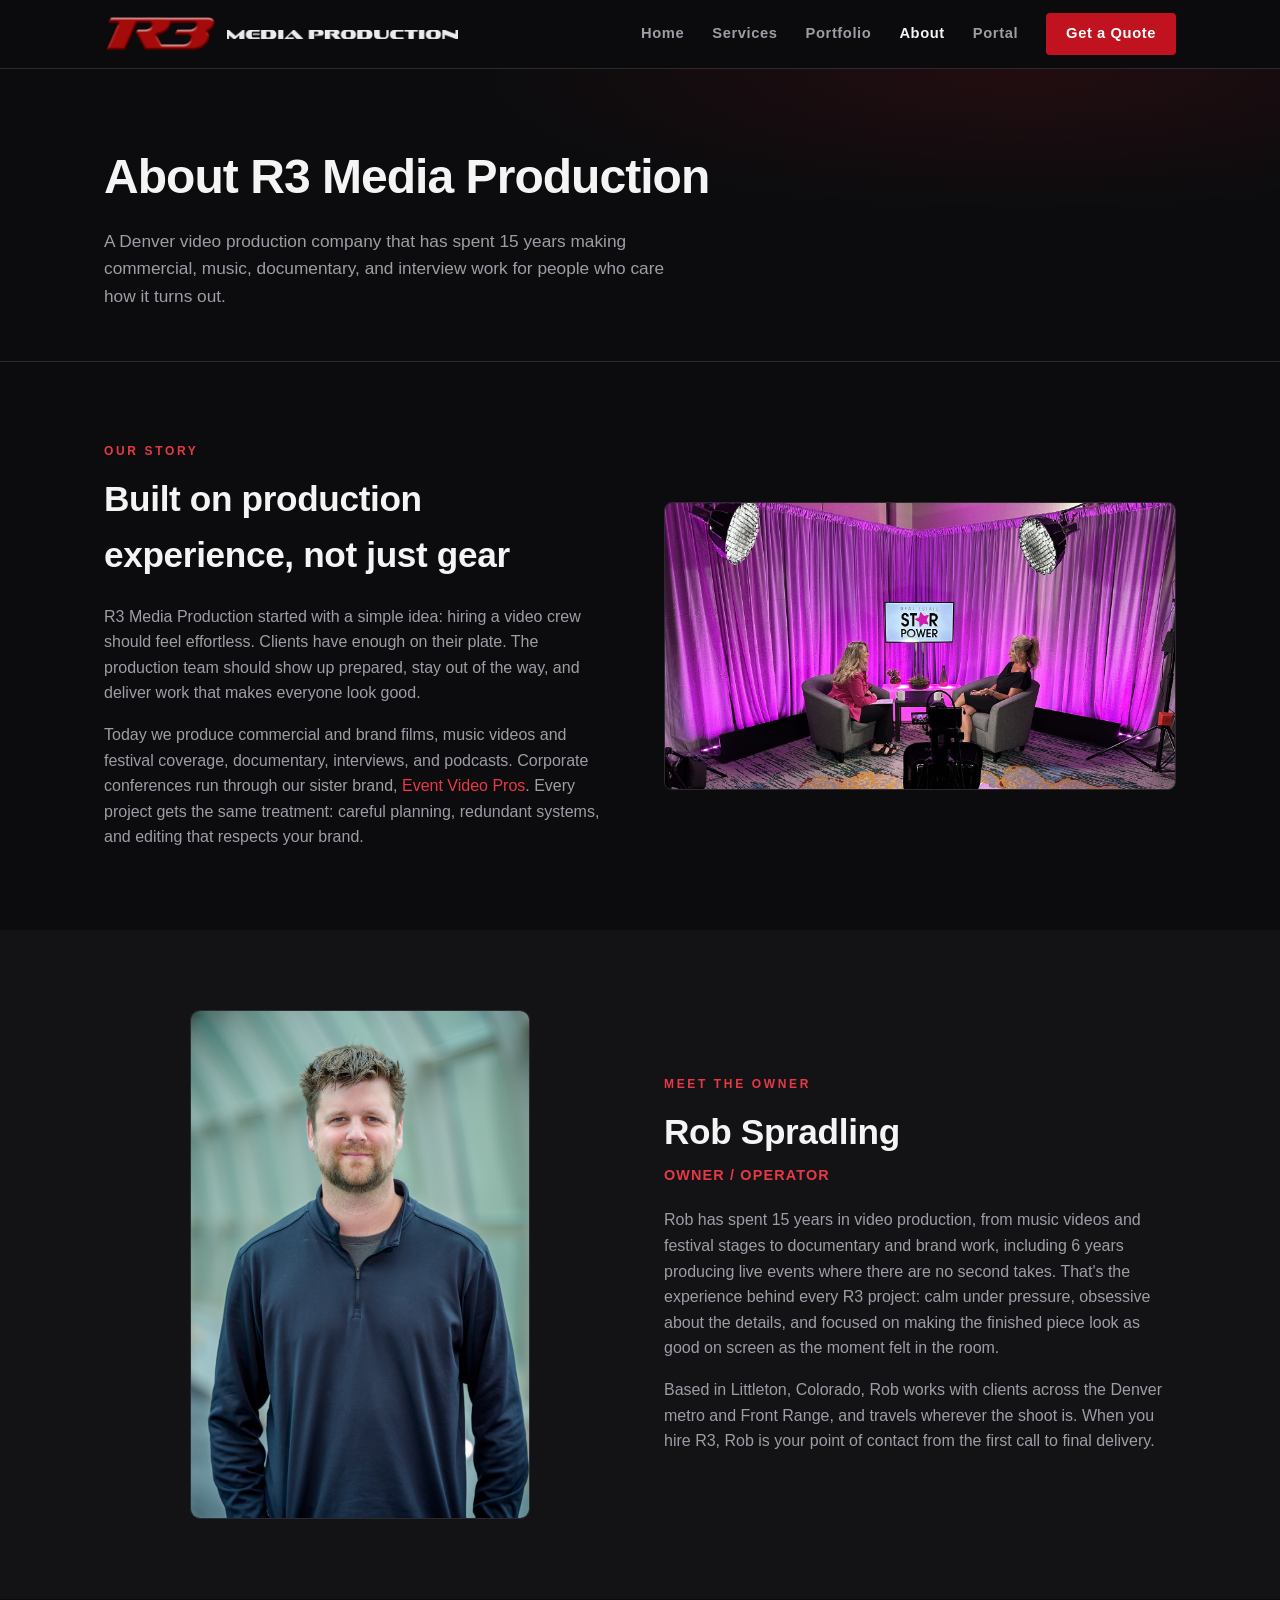
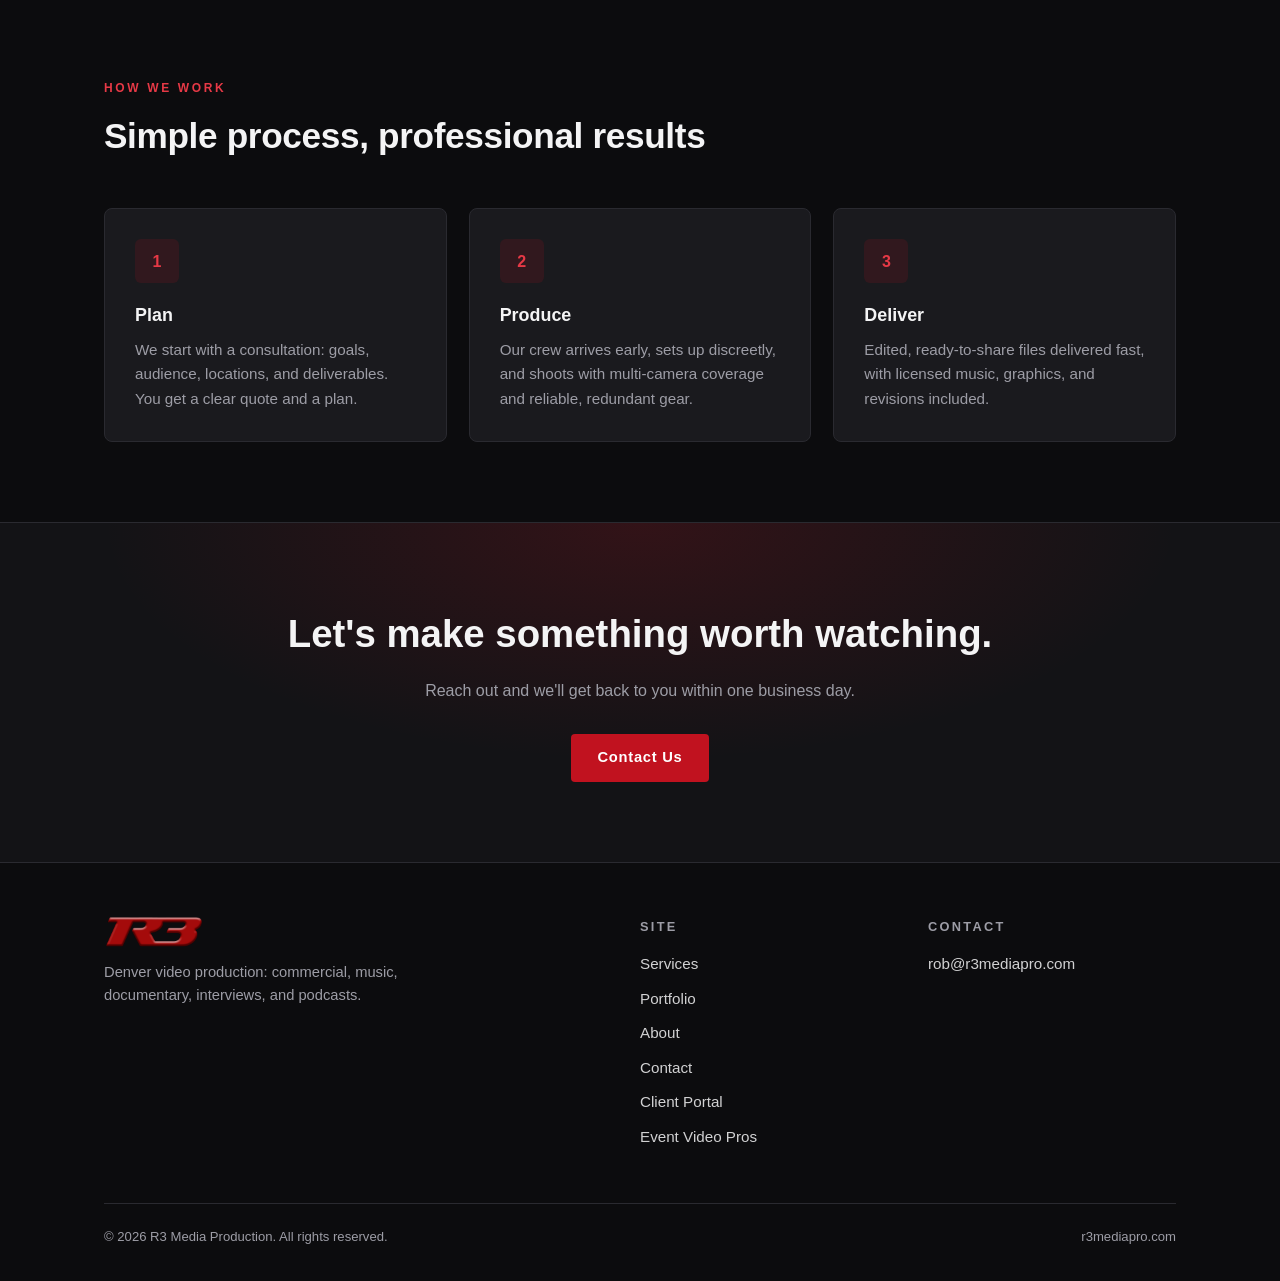
<file: about.html>
<!DOCTYPE html>
<html lang="en">
<head>
  <meta charset="UTF-8">
  <meta name="viewport" content="width=device-width, initial-scale=1.0">
  <title>About R3 Media Production | Denver Video Production Company</title>
  <meta name="description" content="R3 Media Production is a Denver-area video production company led by Rob Spradling, with 15 years producing commercial, music, documentary, and interview work across Colorado.">
  <link rel="icon" type="image/png" href="assets/favicon.png">

  <!-- seo -->
  <link rel="canonical" href="https://r3mediapro.com/about.html">
  <meta property="og:type" content="website">
  <meta property="og:site_name" content="R3 Media Production">
  <meta property="og:url" content="https://r3mediapro.com/about.html">
  <meta property="og:title" content="About R3 Media Production | Denver Video Production">
  <meta property="og:description" content="R3 Media Production is a Denver-area video production company led by Rob Spradling, with 15 years producing commercial, music, documentary, and interview work across Colorado.">
  <meta property="og:image" content="https://r3mediapro.com/assets/r3-logo-full.png">
  <meta name="twitter:card" content="summary_large_image">
  <meta name="twitter:title" content="About R3 Media Production | Denver Video Production">
  <meta name="twitter:description" content="R3 Media Production is a Denver-area video production company led by Rob Spradling, with 15 years producing commercial, music, documentary, and interview work across Colorado.">
  <meta name="twitter:image" content="https://r3mediapro.com/assets/r3-logo-full.png">
  <!-- /seo -->
  <link rel="stylesheet" href="css/styles.css">
  <script src="js/analytics.js" defer></script>
</head>
<body>

<header class="site-header">
  <div class="wrap nav">
    <a class="brand" href="index.html">
      <img src="assets/r3-mark.png" alt="R3 Media Production logo">
      <img class="mp-text" src="assets/mp-text.png" alt="Media Production">
    </a>
    <button class="menu-toggle" aria-label="Menu" onclick="document.querySelector('nav.links').classList.toggle('open')">
      <span></span><span></span><span></span>
    </button>
    <nav class="links">
      <a href="index.html">Home</a>
      <a href="services.html">Services</a>
      <a href="portfolio.html">Portfolio</a>
      <a href="about.html" class="active">About</a>
      <a href="portal/">Portal</a>
      <a href="contact.html" class="btn">Get a Quote</a>
    </nav>
  </div>
</header>

<section class="page-hero">
  <div class="wrap">
    <h1>About R3 Media Production</h1>
    <p>A Denver video production company that has spent 15 years making commercial, music, documentary, and interview work for people who care how it turns out.</p>
  </div>
</section>

<section class="block">
  <div class="wrap">
    <div class="grid cols-2" style="align-items:center; gap:48px;">
      <div>
        <div class="section-head" style="margin-bottom:20px;">
          <div class="kicker">Our Story</div>
          <h2>Built on production experience, not just gear</h2>
        </div>
        <p style="color:var(--muted); margin-bottom:16px;">R3 Media Production started with a simple idea: hiring a video crew should feel effortless. Clients have enough on their plate. The production team should show up prepared, stay out of the way, and deliver work that makes everyone look good.</p>
        <p style="color:var(--muted);">Today we produce commercial and brand films, music videos and festival coverage, documentary, interviews, and podcasts. Corporate conferences run through our sister brand, <a href="https://eventvideopros.com/">Event Video Pros</a>. Every project gets the same treatment: careful planning, redundant systems, and editing that respects your brand.</p>
        <!-- TODO: Replace with your real story, team photo, and background -->
      </div>
      <div class="service-visual photo" style="aspect-ratio:16/9;">
        <img src="assets/bts-set.jpg" alt="Interview set lit and rigged by R3 Media Production" loading="lazy">
      </div>
    </div>
  </div>
</section>

<section class="block alt">
  <div class="wrap">
    <div class="grid cols-2" style="align-items:center; gap:48px;">
      <div style="max-width:340px; justify-self:center;">
        <img src="assets/rob-spradling.jpg" alt="Rob Spradling, Owner and Operator of R3 Media Production" style="border-radius:10px; border:1px solid var(--line);">
      </div>
      <div>
        <div class="section-head" style="margin-bottom:20px;">
          <div class="kicker">Meet the Owner</div>
          <h2>Rob Spradling</h2>
          <p style="margin-top:4px; color:var(--red-bright); font-weight:700; font-size:0.9rem; letter-spacing:0.08em; text-transform:uppercase;">Owner / Operator</p>
        </div>
        <p style="color:var(--muted); margin-bottom:16px;">Rob has spent 15 years in video production, from music videos and festival stages to documentary and brand work, including 6 years producing live events where there are no second takes. That's the experience behind every R3 project: calm under pressure, obsessive about the details, and focused on making the finished piece look as good on screen as the moment felt in the room.</p>
        <p style="color:var(--muted);">Based in Littleton, Colorado, Rob works with clients across the Denver metro and Front Range, and travels wherever the shoot is. When you hire R3, Rob is your point of contact from the first call to final delivery.</p>
      </div>
    </div>
  </div>
</section>

<section class="block">
  <div class="wrap">
    <div class="section-head">
      <div class="kicker">How We Work</div>
      <h2>Simple process, professional results</h2>
    </div>
    <div class="grid cols-3">
      <div class="card">
        <div class="icon"><strong>1</strong></div>
        <h3>Plan</h3>
        <p>We start with a consultation: goals, audience, locations, and deliverables. You get a clear quote and a plan.</p>
      </div>
      <div class="card">
        <div class="icon"><strong>2</strong></div>
        <h3>Produce</h3>
        <p>Our crew arrives early, sets up discreetly, and shoots with multi-camera coverage and reliable, redundant gear.</p>
      </div>
      <div class="card">
        <div class="icon"><strong>3</strong></div>
        <h3>Deliver</h3>
        <p>Edited, ready-to-share files delivered fast, with licensed music, graphics, and revisions included.</p>
      </div>
    </div>
  </div>
</section>

<section class="cta-band">
  <div class="wrap">
    <h2>Let's make something worth watching.</h2>
    <p>Reach out and we'll get back to you within one business day.</p>
    <a class="btn" href="contact.html">Contact Us</a>
  </div>
</section>

<footer class="site-footer">
  <div class="wrap">
    <div class="footer-grid">
      <div>
        <a class="brand" href="index.html"><img src="assets/r3-mark.png" alt="R3 Media Production"></a>
        <p class="tag">Denver video production: commercial, music, documentary, interviews, and podcasts.</p>
      </div>
      <div>
        <h4>Site</h4>
        <ul>
          <li><a href="services.html">Services</a></li>
          <li><a href="portfolio.html">Portfolio</a></li>
          <li><a href="about.html">About</a></li>
          <li><a href="contact.html">Contact</a></li>
          <li><a href="portal/">Client Portal</a></li>
          <li><a href="https://eventvideopros.com/">Event Video Pros</a></li>
        </ul>
      </div>
      <div>
        <h4>Contact</h4>
        <ul>
          <li><a href="mailto:rob@r3mediapro.com">rob@r3mediapro.com</a></li>
        </ul>
      </div>
    </div>
    <div class="footer-bottom">
      <span>&copy; 2026 R3 Media Production. All rights reserved.</span>
      <span>r3mediapro.com</span>
    </div>
  </div>
</footer>

</body>
</html>
</file>
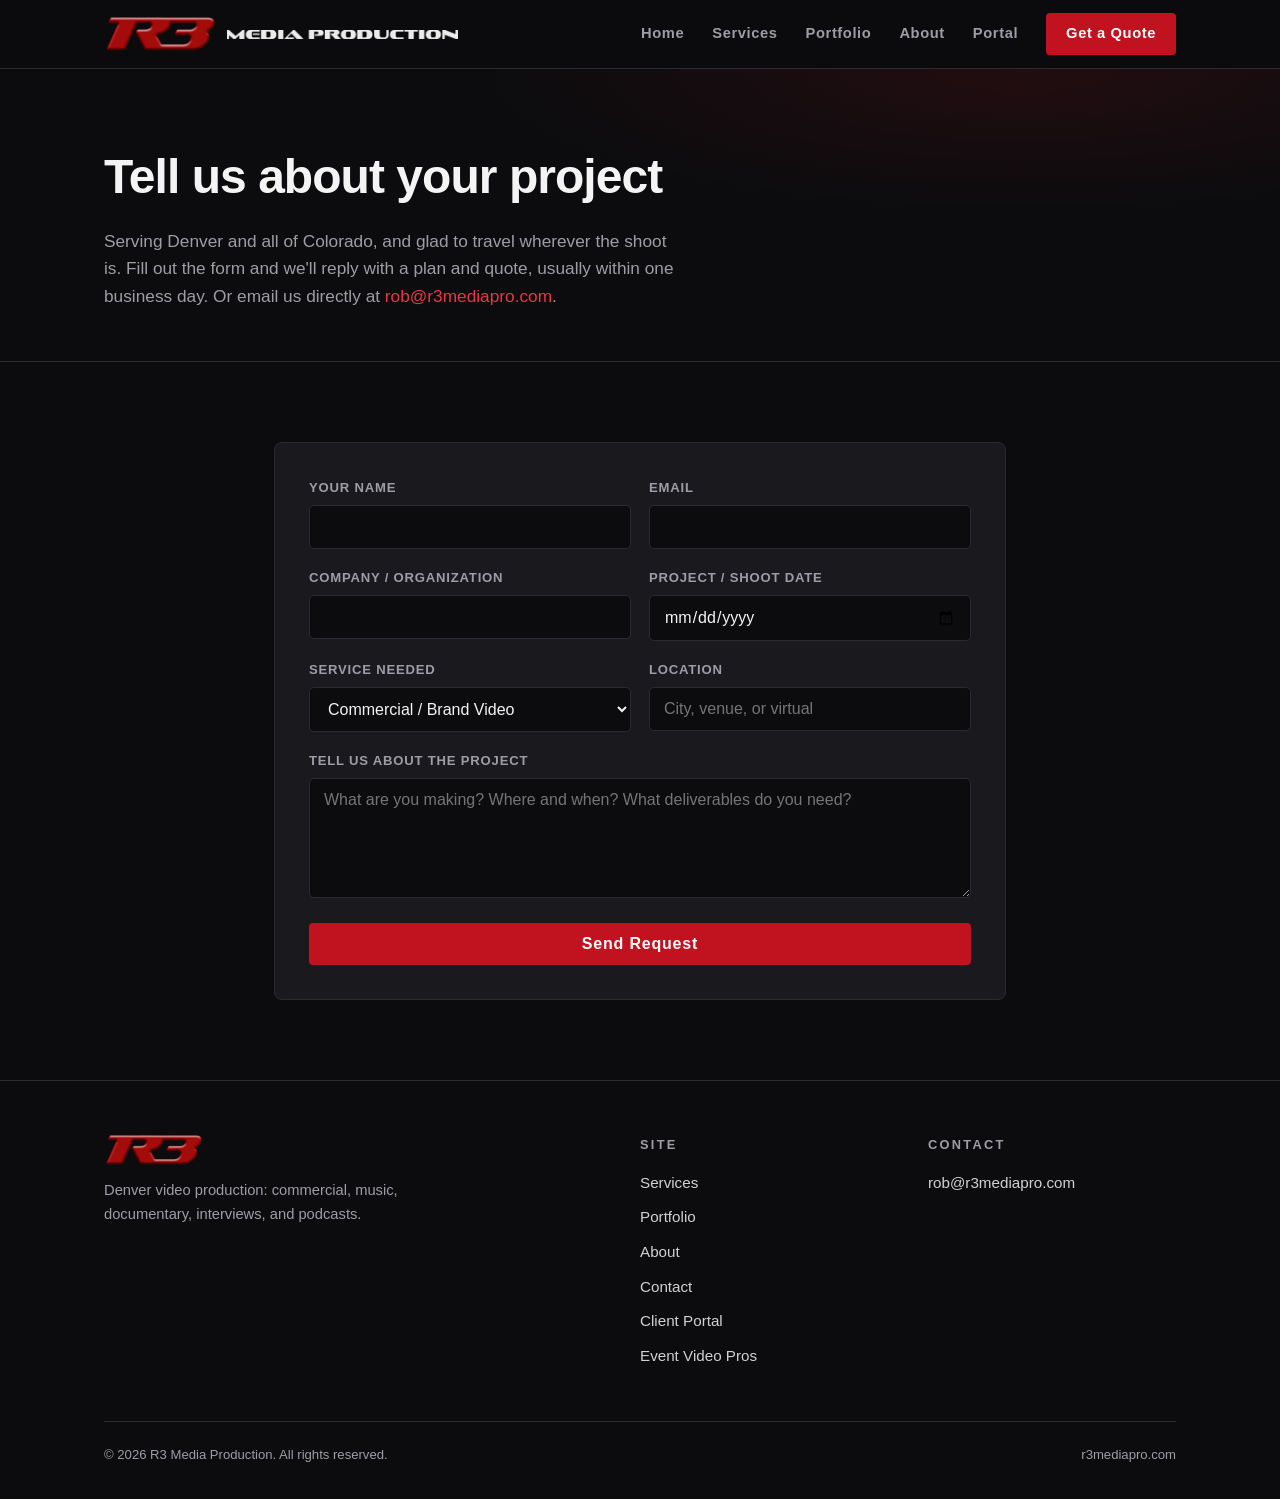
<file: contact.html>
<!DOCTYPE html>
<html lang="en">
<head>
  <meta charset="UTF-8">
  <meta name="viewport" content="width=device-width, initial-scale=1.0">
  <title>Get a Quote | Denver Video Production | R3 Media Production</title>
  <meta name="description" content="Request a quote for commercial, music video, documentary, interview, or podcast production in Denver and across Colorado. We reply within one business day.">
  <link rel="icon" type="image/png" href="assets/favicon.png">

  <!-- seo -->
  <link rel="canonical" href="https://r3mediapro.com/contact.html">
  <meta property="og:type" content="website">
  <meta property="og:site_name" content="R3 Media Production">
  <meta property="og:url" content="https://r3mediapro.com/contact.html">
  <meta property="og:title" content="Get a Quote | R3 Media Production">
  <meta property="og:description" content="Request a quote for commercial, music video, documentary, interview, or podcast production in Denver and across Colorado. We reply within one business day.">
  <meta property="og:image" content="https://r3mediapro.com/assets/r3-logo-full.png">
  <meta name="twitter:card" content="summary_large_image">
  <meta name="twitter:title" content="Get a Quote | R3 Media Production">
  <meta name="twitter:description" content="Request a quote for commercial, music video, documentary, interview, or podcast production in Denver and across Colorado. We reply within one business day.">
  <meta name="twitter:image" content="https://r3mediapro.com/assets/r3-logo-full.png">
  <!-- /seo -->
  <link rel="stylesheet" href="css/styles.css">
  <script src="js/analytics.js" defer></script>
</head>
<body>

<header class="site-header">
  <div class="wrap nav">
    <a class="brand" href="index.html">
      <img src="assets/r3-mark.png" alt="R3 Media Production logo">
      <img class="mp-text" src="assets/mp-text.png" alt="Media Production">
    </a>
    <button class="menu-toggle" aria-label="Menu" onclick="document.querySelector('nav.links').classList.toggle('open')">
      <span></span><span></span><span></span>
    </button>
    <nav class="links">
      <a href="index.html">Home</a>
      <a href="services.html">Services</a>
      <a href="portfolio.html">Portfolio</a>
      <a href="about.html">About</a>
      <a href="portal/">Portal</a>
      <a href="contact.html" class="btn">Get a Quote</a>
    </nav>
  </div>
</header>

<section class="page-hero">
  <div class="wrap">
    <h1>Tell us about your project</h1>
    <p>Serving Denver and all of Colorado, and glad to travel wherever the shoot is. Fill out the form and we'll reply with a plan and quote, usually within one business day. Or email us directly at <a href="mailto:rob@r3mediapro.com">rob@r3mediapro.com</a>.</p>
  </div>
</section>

<section class="block">
  <div class="wrap" style="max-width: 780px;">
    <form class="quote" action="https://formspree.io/f/meeyyjpn" method="POST">
      <div>
        <label for="name">Your Name</label>
        <input type="text" id="name" name="name" required>
      </div>
      <div>
        <label for="email">Email</label>
        <input type="email" id="email" name="email" required>
      </div>
      <div>
        <label for="company">Company / Organization</label>
        <input type="text" id="company" name="company">
      </div>
      <div>
        <label for="date">Project / Shoot Date</label>
        <input type="date" id="date" name="event_date">
      </div>
      <div>
        <label for="type">Service Needed</label>
        <select id="type" name="service">
          <option>Commercial / Brand Video</option>
          <option>Music Video</option>
          <option>Music Festival / Live Performance</option>
          <option>Documentary</option>
          <option>Interviews / Testimonials</option>
          <option>Podcast Capture (Video &amp; Audio)</option>
          <option>Post-Production / Editing</option>
          <option>Corporate Event or Conference</option>
          <option>Not sure yet</option>
        </select>
      </div>
      <div>
        <label for="location">Location</label>
        <input type="text" id="location" name="location" placeholder="City, venue, or virtual">
      </div>
      <div class="full">
        <label for="details">Tell us about the project</label>
        <textarea id="details" name="details" placeholder="What are you making? Where and when? What deliverables do you need?"></textarea>
      </div>
      <div class="full">
        <button type="submit" class="btn" style="border:0; cursor:pointer; font-size:1rem; width:100%;">Send Request</button>
      </div>
    </form>
    <p id="form-error" style="display:none; color:#e63946; margin-top:16px; text-align:center;">Something went wrong sending your request. Please try again, or email us directly at <a href="mailto:rob@r3mediapro.com">rob@r3mediapro.com</a>.</p>
  </div>
</section>

<script>
document.querySelector('form.quote').addEventListener('submit', async function (e) {
  e.preventDefault();
  const btn = this.querySelector('button[type="submit"]');
  btn.disabled = true;
  btn.textContent = 'Sending…';
  try {
    const res = await fetch(this.action, {
      method: 'POST',
      body: new FormData(this),
      headers: { 'Accept': 'application/json' }
    });
    if (!res.ok) throw new Error('submit failed');
    window.location.href = 'index.html?sent=1';
  } catch (err) {
    document.getElementById('form-error').style.display = 'block';
    btn.disabled = false;
    btn.textContent = 'Send Request';
  }
});
</script>

<footer class="site-footer">
  <div class="wrap">
    <div class="footer-grid">
      <div>
        <a class="brand" href="index.html"><img src="assets/r3-mark.png" alt="R3 Media Production"></a>
        <p class="tag">Denver video production: commercial, music, documentary, interviews, and podcasts.</p>
      </div>
      <div>
        <h4>Site</h4>
        <ul>
          <li><a href="services.html">Services</a></li>
          <li><a href="portfolio.html">Portfolio</a></li>
          <li><a href="about.html">About</a></li>
          <li><a href="contact.html">Contact</a></li>
          <li><a href="portal/">Client Portal</a></li>
          <li><a href="https://eventvideopros.com/">Event Video Pros</a></li>
        </ul>
      </div>
      <div>
        <h4>Contact</h4>
        <ul>
          <li><a href="mailto:rob@r3mediapro.com">rob@r3mediapro.com</a></li>
        </ul>
      </div>
    </div>
    <div class="footer-bottom">
      <span>&copy; 2026 R3 Media Production. All rights reserved.</span>
      <span>r3mediapro.com</span>
    </div>
  </div>
</footer>

</body>
</html>
</file>
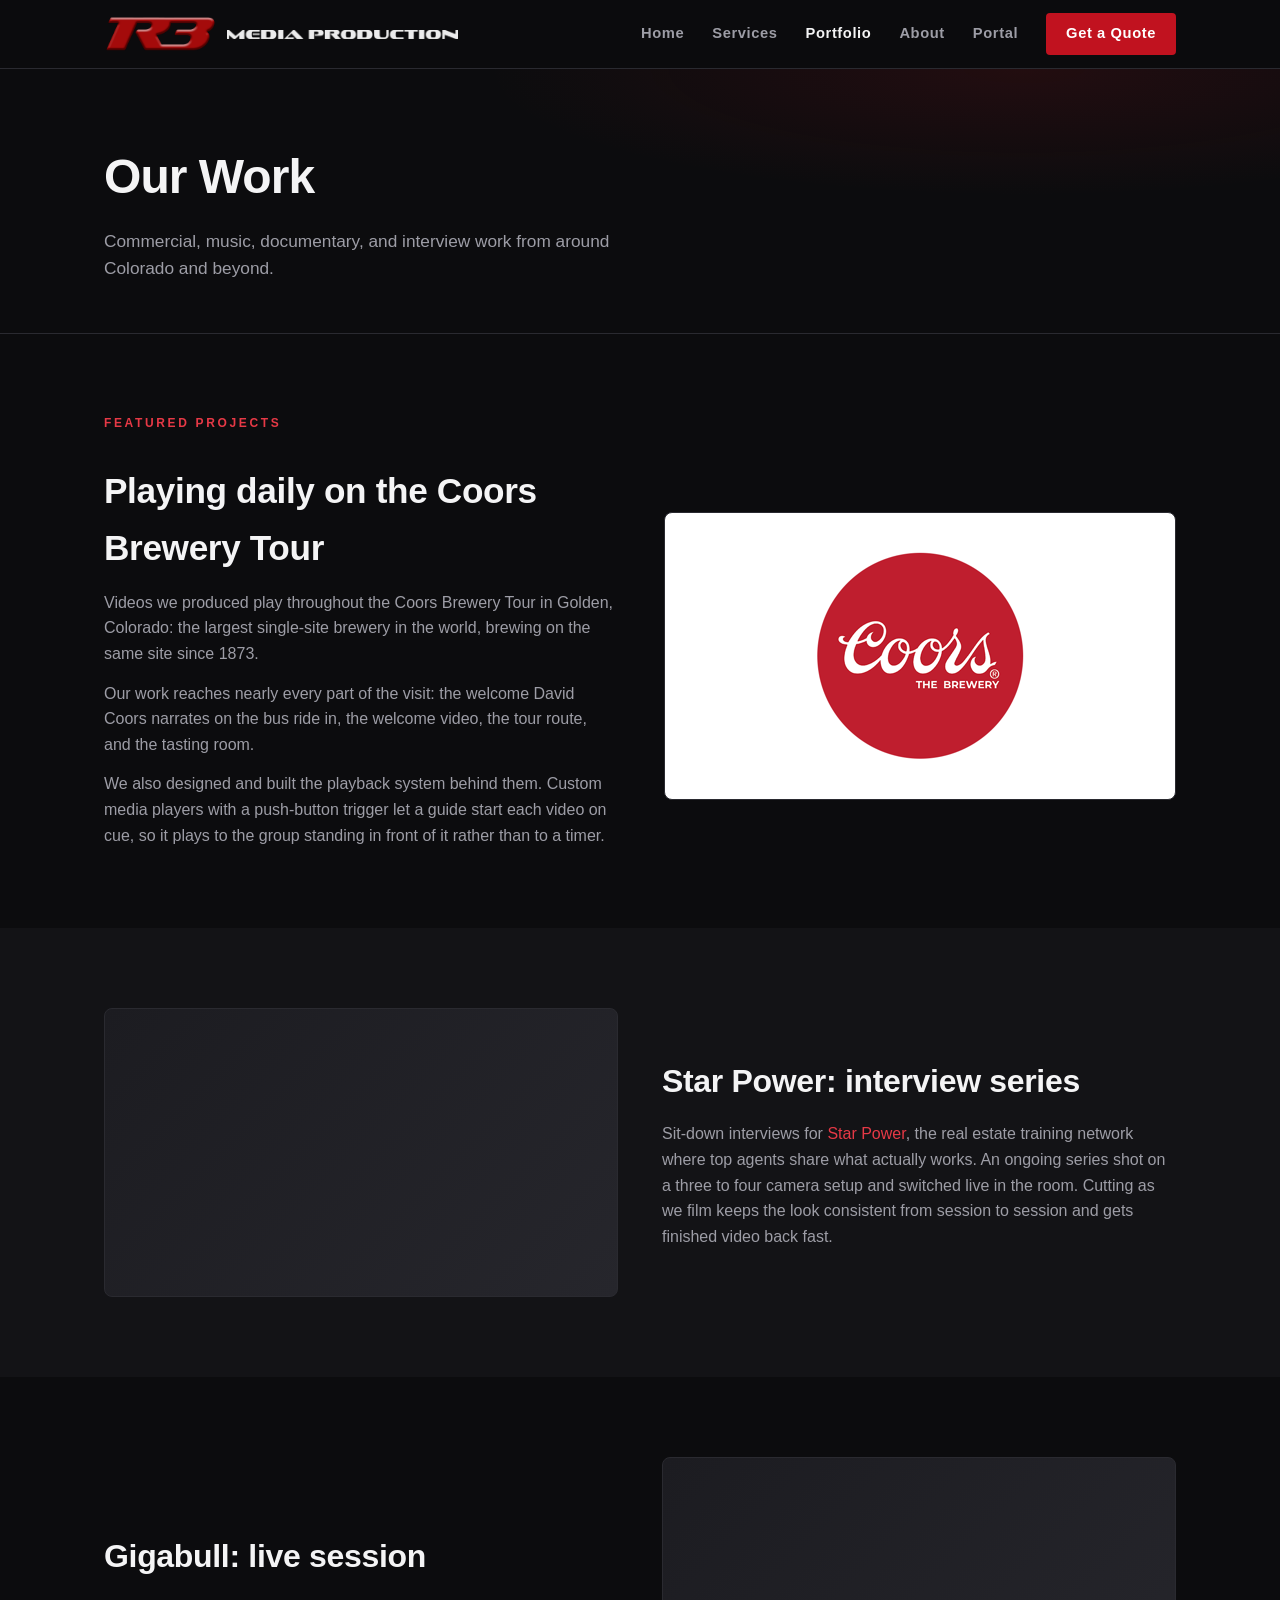
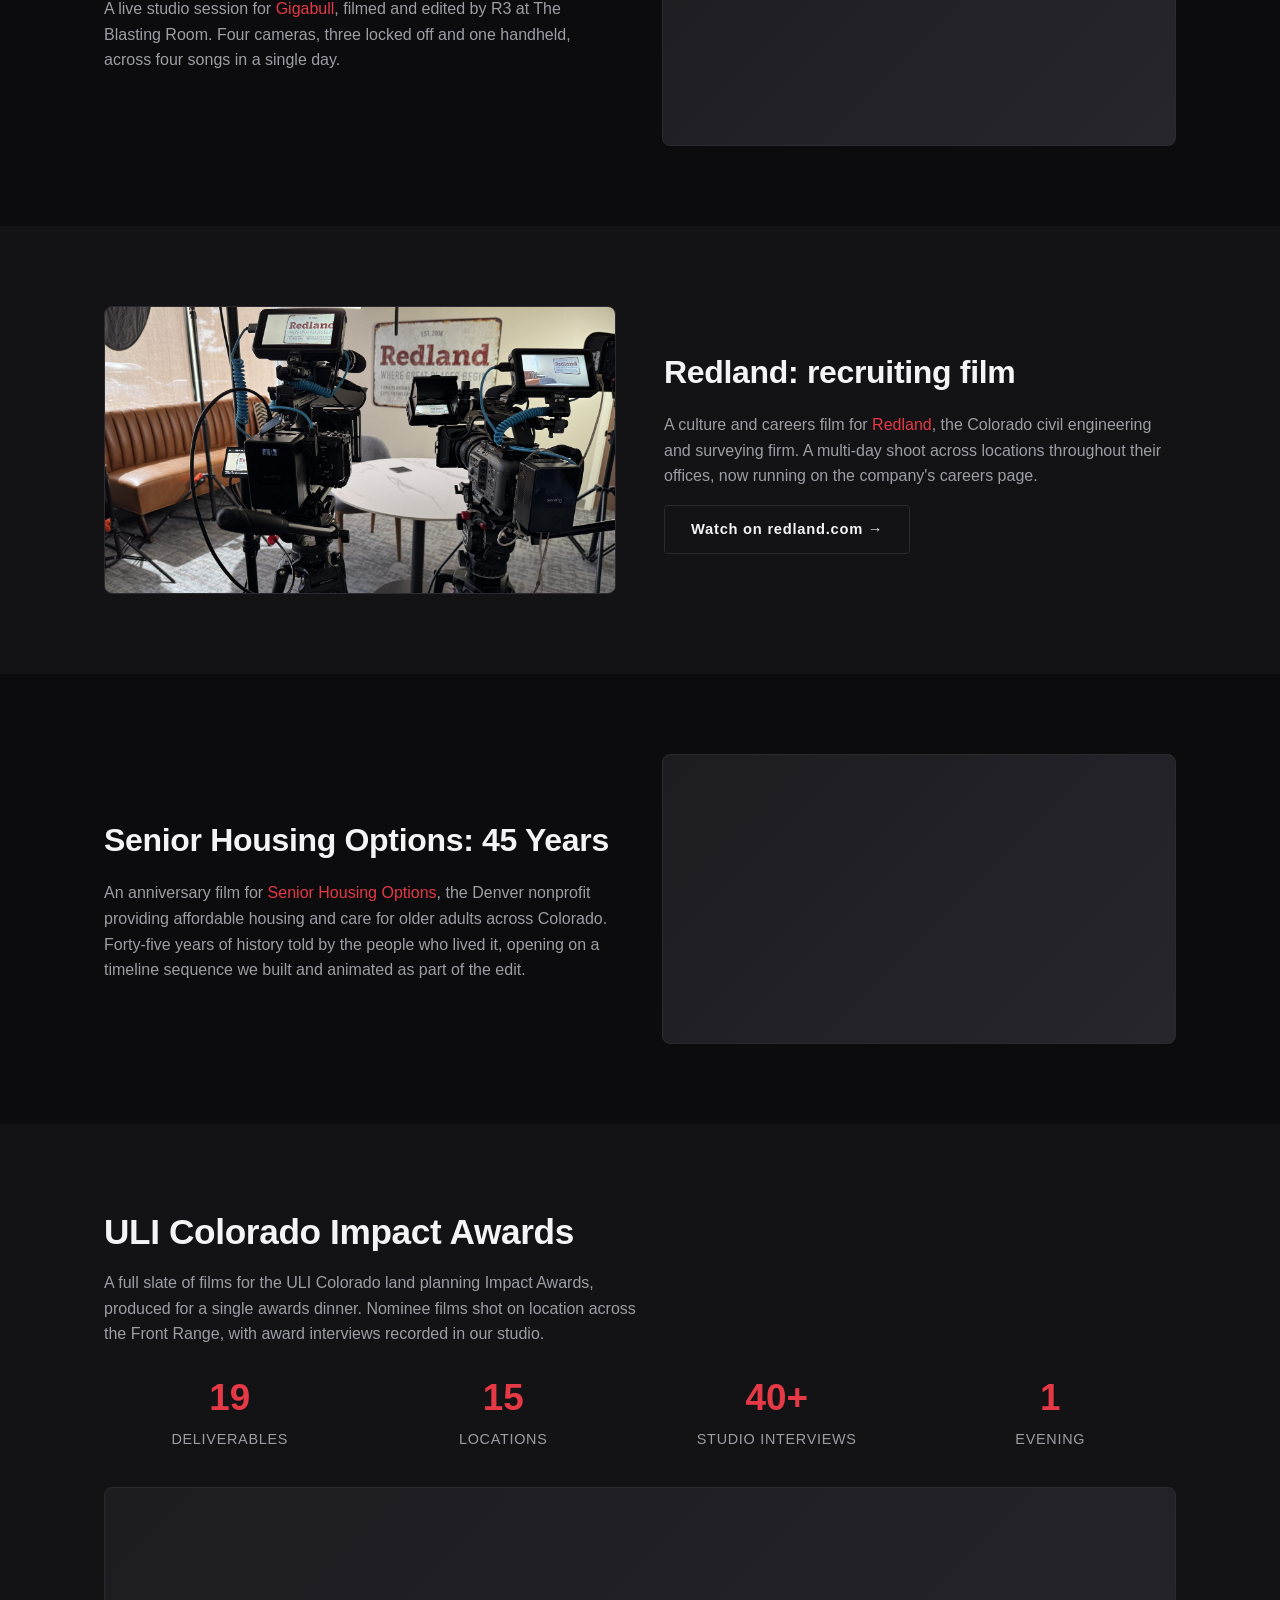
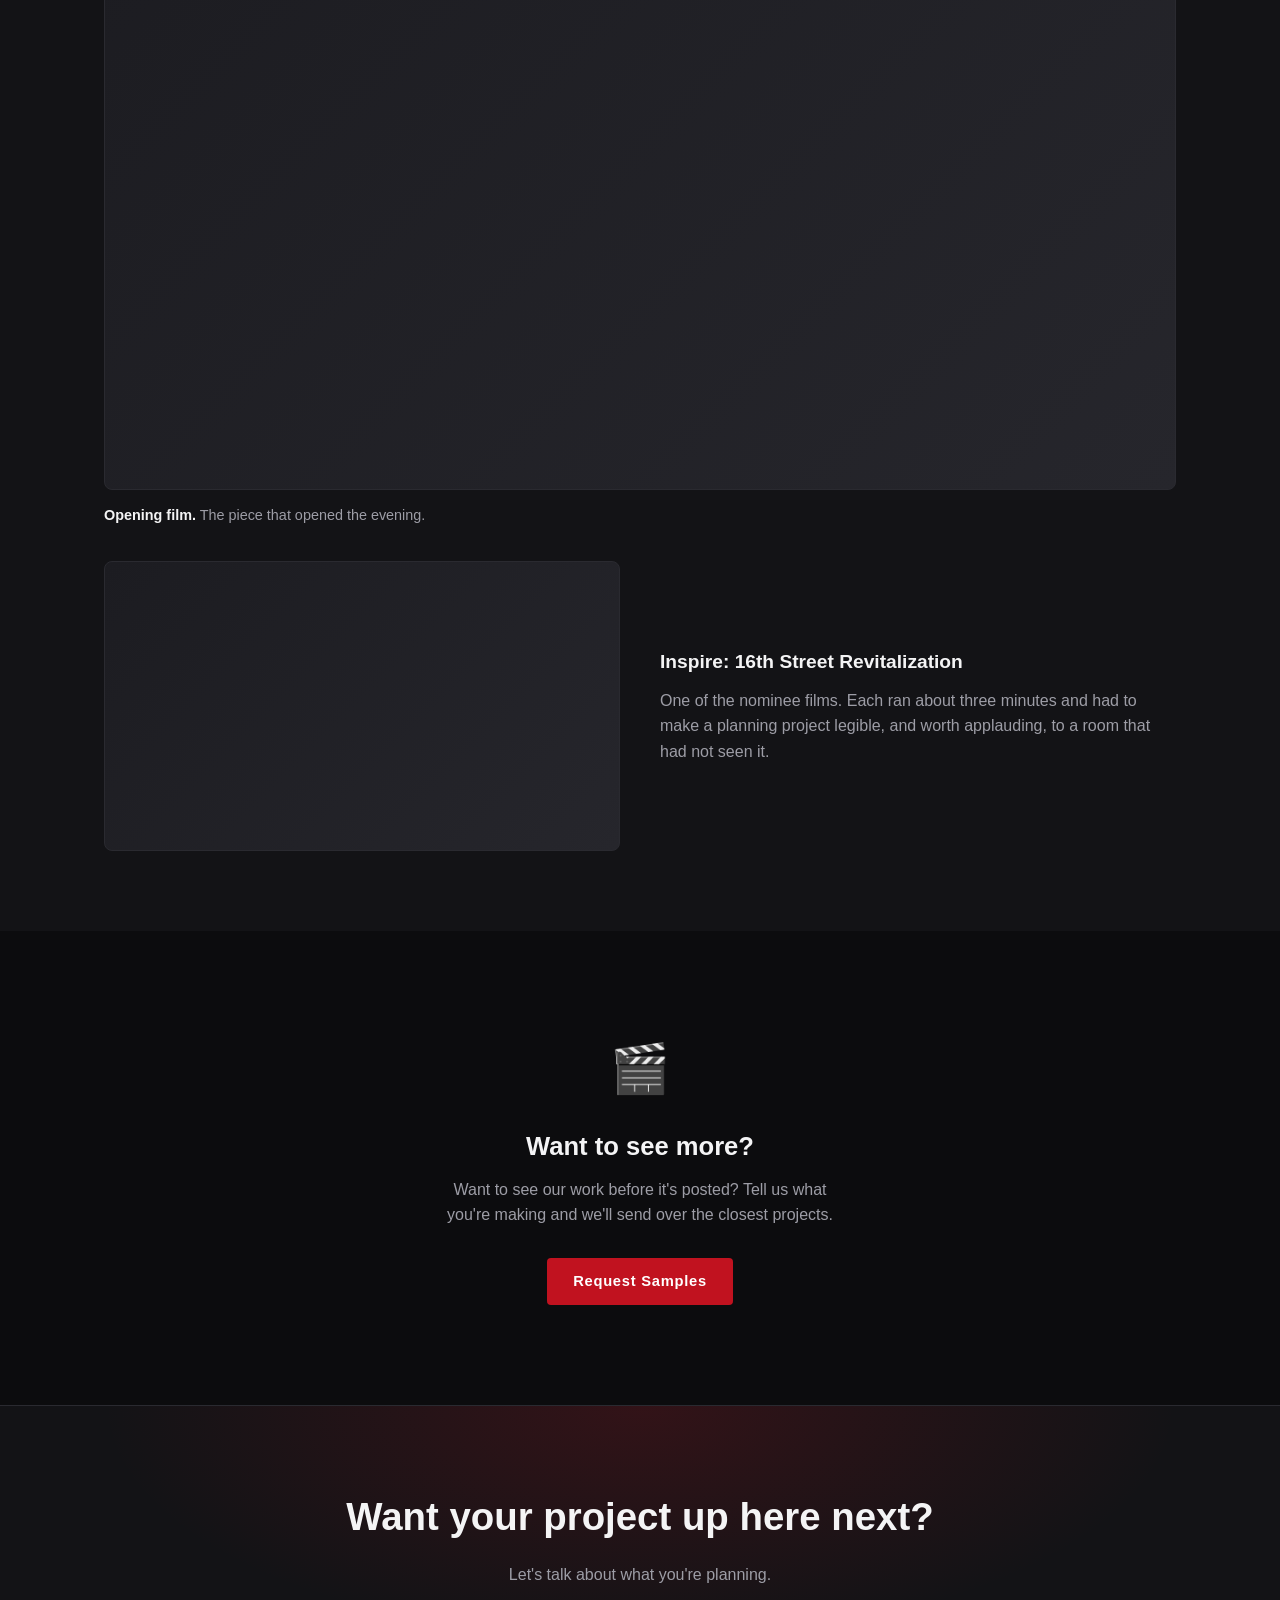
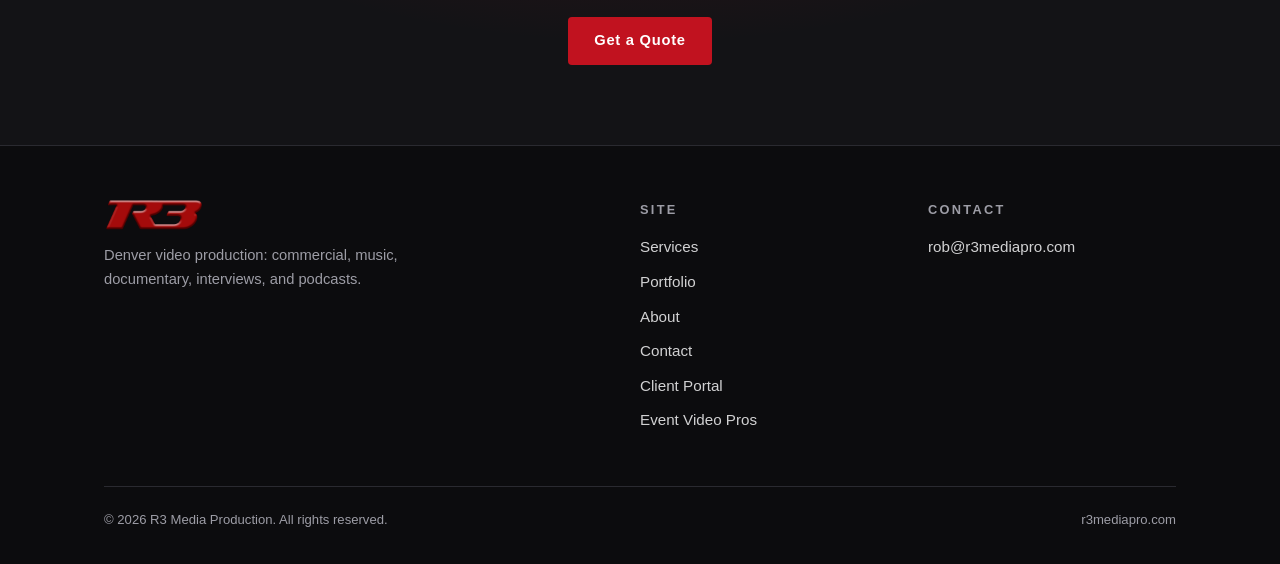
<file: portfolio.html>
<!DOCTYPE html>
<html lang="en">
<head>
  <meta charset="UTF-8">
  <meta name="viewport" content="width=device-width, initial-scale=1.0">
  <title>Our Work | Denver Video Production | R3 Media Production</title>
  <meta name="description" content="Recent commercial, music video, documentary, and interview work from R3 Media Production in Denver, Colorado.">
  <link rel="icon" type="image/png" href="assets/favicon.png">

  <!-- seo -->
  <link rel="canonical" href="https://r3mediapro.com/portfolio.html">
  <meta property="og:type" content="website">
  <meta property="og:site_name" content="R3 Media Production">
  <meta property="og:url" content="https://r3mediapro.com/portfolio.html">
  <meta property="og:title" content="Recent Work | R3 Media Production">
  <meta property="og:description" content="Recent commercial, music video, documentary, and interview work from R3 Media Production in Denver, Colorado.">
  <meta property="og:image" content="https://r3mediapro.com/assets/r3-logo-full.png">
  <meta name="twitter:card" content="summary_large_image">
  <meta name="twitter:title" content="Recent Work | R3 Media Production">
  <meta name="twitter:description" content="Recent commercial, music video, documentary, and interview work from R3 Media Production in Denver, Colorado.">
  <meta name="twitter:image" content="https://r3mediapro.com/assets/r3-logo-full.png">
  <!-- /seo -->
  <link rel="stylesheet" href="css/styles.css">
  <script src="js/analytics.js" defer></script>
</head>
<body>

<header class="site-header">
  <div class="wrap nav">
    <a class="brand" href="index.html">
      <img src="assets/r3-mark.png" alt="R3 Media Production logo">
      <img class="mp-text" src="assets/mp-text.png" alt="Media Production">
    </a>
    <button class="menu-toggle" aria-label="Menu" onclick="document.querySelector('nav.links').classList.toggle('open')">
      <span></span><span></span><span></span>
    </button>
    <nav class="links">
      <a href="index.html">Home</a>
      <a href="services.html">Services</a>
      <a href="portfolio.html" class="active">Portfolio</a>
      <a href="about.html">About</a>
      <a href="portal/">Portal</a>
      <a href="contact.html" class="btn">Get a Quote</a>
    </nav>
  </div>
</header>

<section class="page-hero">
  <div class="wrap">
    <h1>Our Work</h1>
    <p>Commercial, music, documentary, and interview work from around Colorado and beyond.</p>
  </div>
</section>

<section class="block" id="coors">
  <div class="wrap">
    <div class="section-head" style="margin-bottom:30px;">
      <div class="kicker">Featured Projects</div>
    </div>
    <div class="grid cols-2" style="align-items:center; gap:48px;">
      <div>
        <div class="section-head" style="margin-bottom:14px;">
          <h2 style="font-size:clamp(1.6rem,3vw,2.2rem); font-weight:800;">Playing daily on the Coors Brewery Tour</h2>
        </div>
        <p style="color:var(--muted); margin-bottom:14px;">Videos we produced play throughout the Coors Brewery Tour in Golden, Colorado: the largest single-site brewery in the world, brewing on the same site since 1873.</p>
        <p style="color:var(--muted); margin-bottom:14px;">Our work reaches nearly every part of the visit: the welcome David Coors narrates on the bus ride in, the welcome video, the tour route, and the tasting room.</p>
        <p style="color:var(--muted);">We also designed and built the playback system behind them. Custom media players with a push-button trigger let a guide start each video on cue, so it plays to the group standing in front of it rather than to a timer.</p>
      </div>
      <div class="service-visual" style="aspect-ratio:16/9; background:#fff;">
        <img src="assets/coors.png" alt="Coors Brewing Company" style="max-width:56%;">
      </div>
    </div>
  </div>
</section>

<section class="block alt" id="starpower">
  <div class="wrap">
    <div class="grid cols-2" style="align-items:center; gap:44px;">
      <div class="reel" style="margin:0;">
        <iframe src="https://www.youtube-nocookie.com/embed/Yn_8-AX_RqU"
                title="Star Power sit-down interview, filmed and edited by R3 Media Production"
                loading="lazy"
                allow="accelerometer; clipboard-write; encrypted-media; gyroscope; picture-in-picture; web-share"
                referrerpolicy="strict-origin-when-cross-origin"
                allowfullscreen></iframe>
      </div>
      <div>
        <div class="section-head" style="margin-bottom:14px;">
          <h2 style="font-size:clamp(1.5rem,2.6vw,2rem); font-weight:800;">Star Power: interview series</h2>
        </div>
        <p style="color:var(--muted);">Sit-down interviews for <a href="https://starpower.com" target="_blank" rel="noopener">Star Power</a>, the real estate training network where top agents share what actually works. An ongoing series shot on a three to four camera setup and switched live in the room. Cutting as we film keeps the look consistent from session to session and gets finished video back fast.</p>
      </div>
    </div>
  </div>
</section>

<section class="block" id="gigabull">
  <div class="wrap">
    <div class="grid cols-2" style="align-items:center; gap:44px;">
      <div>
        <div class="section-head" style="margin-bottom:14px;">
          <h2 style="font-size:clamp(1.5rem,2.6vw,2rem); font-weight:800;">Gigabull: live session</h2>
        </div>
        <p style="color:var(--muted);">A live studio session for <a href="https://gigabull.net" target="_blank" rel="noopener">Gigabull</a>, filmed and edited by R3 at The Blasting Room. Four cameras, three locked off and one handheld, across four songs in a single day.</p>
      </div>
      <div class="reel" style="margin:0;">
        <iframe src="https://www.youtube-nocookie.com/embed/oFoJQkqjgeM"
                title="Gigabull, FrEQed Out, live at The Blasting Room, filmed and edited by R3 Media Production"
                loading="lazy"
                allow="accelerometer; clipboard-write; encrypted-media; gyroscope; picture-in-picture; web-share"
                referrerpolicy="strict-origin-when-cross-origin"
                allowfullscreen></iframe>
      </div>
    </div>
  </div>
</section>

<section class="block alt" id="redland">
  <div class="wrap">
    <div class="grid cols-2" style="align-items:center; gap:48px;">
      <div class="service-visual photo" style="aspect-ratio:16/9;">
        <img src="assets/bts-redland.jpg" alt="R3 Media Production camera rig on location for the Redland recruiting film" loading="lazy">
      </div>
      <div>
        <div class="section-head" style="margin-bottom:14px;">
          <h2 style="font-size:clamp(1.5rem,2.6vw,2rem); font-weight:800;">Redland: recruiting film</h2>
        </div>
        <p style="color:var(--muted); margin-bottom:16px;">A culture and careers film for <a href="https://www.redland.com" target="_blank" rel="noopener">Redland</a>, the Colorado civil engineering and surveying firm. A multi-day shoot across locations throughout their offices, now running on the company's careers page.</p>
        <a class="btn ghost" href="https://www.redland.com/careers/" target="_blank" rel="noopener">Watch on redland.com &rarr;</a>
      </div>
    </div>
  </div>
</section>

<section class="block" id="sho">
  <div class="wrap">
    <div class="grid cols-2" style="align-items:center; gap:44px;">
      <div>
        <div class="section-head" style="margin-bottom:14px;">
          <h2 style="font-size:clamp(1.5rem,2.6vw,2rem); font-weight:800;">Senior Housing Options: 45 Years</h2>
        </div>
        <p style="color:var(--muted);">An anniversary film for <a href="https://seniorhousingoptions.org" target="_blank" rel="noopener">Senior Housing Options</a>, the Denver nonprofit providing affordable housing and care for older adults across Colorado. Forty-five years of history told by the people who lived it, opening on a timeline sequence we built and animated as part of the edit.</p>
      </div>
      <div class="reel" style="margin:0;">
        <iframe src="https://www.youtube-nocookie.com/embed/e3nY1SHmM78"
                title="Senior Housing Options 45th Anniversary video, produced by R3 Media Production"
                loading="lazy"
                allow="accelerometer; clipboard-write; encrypted-media; gyroscope; picture-in-picture; web-share"
                referrerpolicy="strict-origin-when-cross-origin"
                allowfullscreen></iframe>
      </div>
    </div>
  </div>
</section>

<section class="block alt" id="uli">
  <div class="wrap">
    <div class="section-head" style="margin-bottom:22px;">
      <h2>ULI Colorado Impact Awards</h2>
      <p>A full slate of films for the ULI Colorado land planning Impact Awards, produced for a single awards dinner. Nominee films shot on location across the Front Range, with award interviews recorded in our studio.</p>
    </div>

    <div class="stats" style="margin-bottom:36px;">
      <div class="stat"><div class="num">19</div><div class="label">Deliverables</div></div>
      <div class="stat"><div class="num">15</div><div class="label">Locations</div></div>
      <div class="stat"><div class="num">40+</div><div class="label">Studio Interviews</div></div>
      <div class="stat"><div class="num">1</div><div class="label">Evening</div></div>
    </div>

    <div class="reel" style="margin-bottom:14px;">
      <iframe src="https://player.vimeo.com/video/1179618740?dnt=1"
              title="ULI Colorado 2026 Impact Awards opening video, produced by R3 Media Production"
              loading="lazy" allow="fullscreen; picture-in-picture" allowfullscreen></iframe>
    </div>
    <p style="color:var(--muted); font-size:0.9rem; margin-bottom:34px;"><strong style="color:var(--text);">Opening film.</strong> The piece that opened the evening.</p>

    <div class="grid cols-2" style="align-items:center; gap:40px;">
      <div class="reel" style="margin:0;">
        <iframe src="https://player.vimeo.com/video/1179324838?dnt=1"
                title="Inspire, 16th Street Revitalization, a ULI Colorado Impact Awards nominee film by R3 Media Production"
                loading="lazy" allow="fullscreen; picture-in-picture" allowfullscreen></iframe>
      </div>
      <div>
        <h3 style="font-size:1.2rem; font-weight:800; margin-bottom:10px;">Inspire: 16th Street Revitalization</h3>
        <p style="color:var(--muted);">One of the nominee films. Each ran about three minutes and had to make a planning project legible, and worth applauding, to a room that had not seen it.</p>
      </div>
    </div>
  </div>
</section>

<section class="block" style="text-align:center; padding:100px 0;">
  <div class="wrap">
    <div style="font-size:3rem; margin-bottom:18px;">🎬</div>
    <h2 style="font-size:1.6rem; font-weight:800; margin-bottom:10px;">Want to see more?</h2>
    <p style="color:var(--muted); max-width:46ch; margin:0 auto 30px;">Want to see our work before it's posted? Tell us what you're making and we'll send over the closest projects.</p>
    <a class="btn" href="contact.html">Request Samples</a>
  </div>
</section>

<section class="cta-band">
  <div class="wrap">
    <h2>Want your project up here next?</h2>
    <p>Let's talk about what you're planning.</p>
    <a class="btn" href="contact.html">Get a Quote</a>
  </div>
</section>

<footer class="site-footer">
  <div class="wrap">
    <div class="footer-grid">
      <div>
        <a class="brand" href="index.html"><img src="assets/r3-mark.png" alt="R3 Media Production"></a>
        <p class="tag">Denver video production: commercial, music, documentary, interviews, and podcasts.</p>
      </div>
      <div>
        <h4>Site</h4>
        <ul>
          <li><a href="services.html">Services</a></li>
          <li><a href="portfolio.html">Portfolio</a></li>
          <li><a href="about.html">About</a></li>
          <li><a href="contact.html">Contact</a></li>
          <li><a href="portal/">Client Portal</a></li>
          <li><a href="https://eventvideopros.com/">Event Video Pros</a></li>
        </ul>
      </div>
      <div>
        <h4>Contact</h4>
        <ul>
          <li><a href="mailto:rob@r3mediapro.com">rob@r3mediapro.com</a></li>
        </ul>
      </div>
    </div>
    <div class="footer-bottom">
      <span>&copy; 2026 R3 Media Production. All rights reserved.</span>
      <span>r3mediapro.com</span>
    </div>
  </div>
</footer>

</body>
</html>
</file>
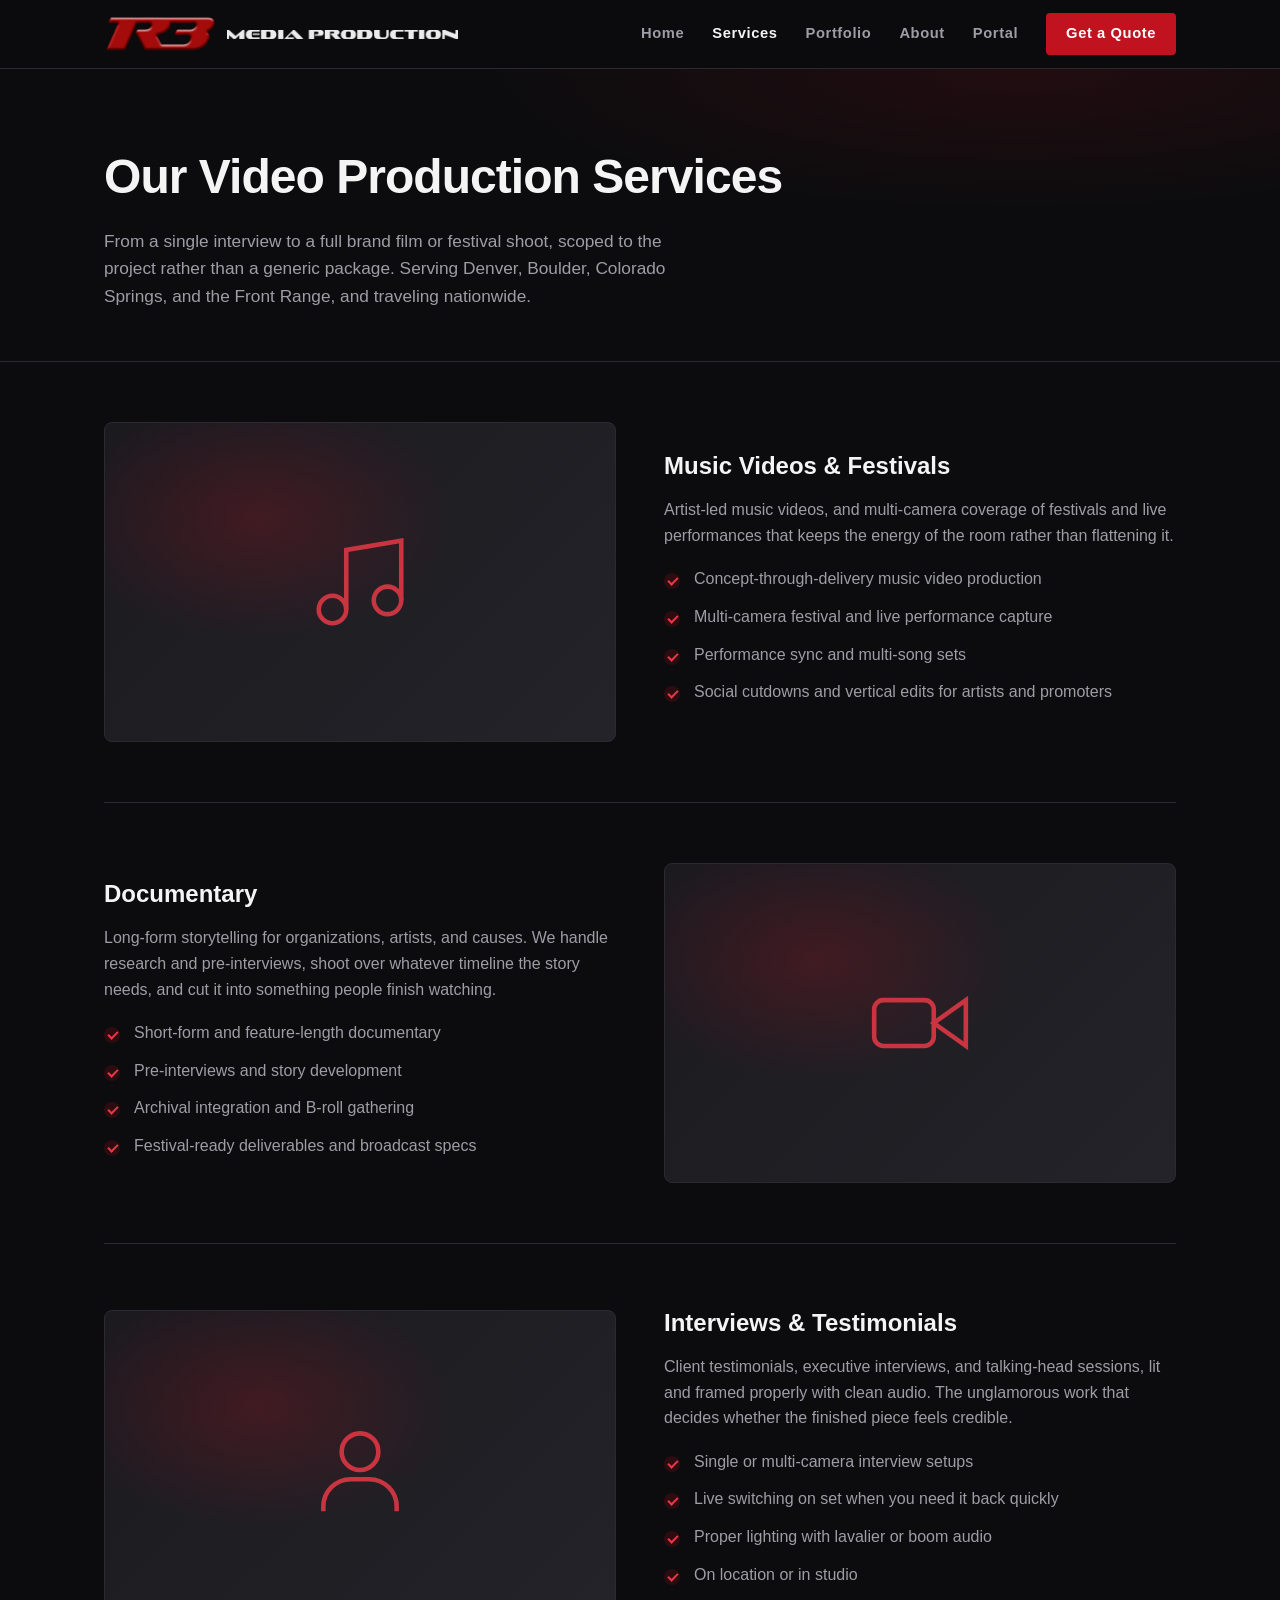
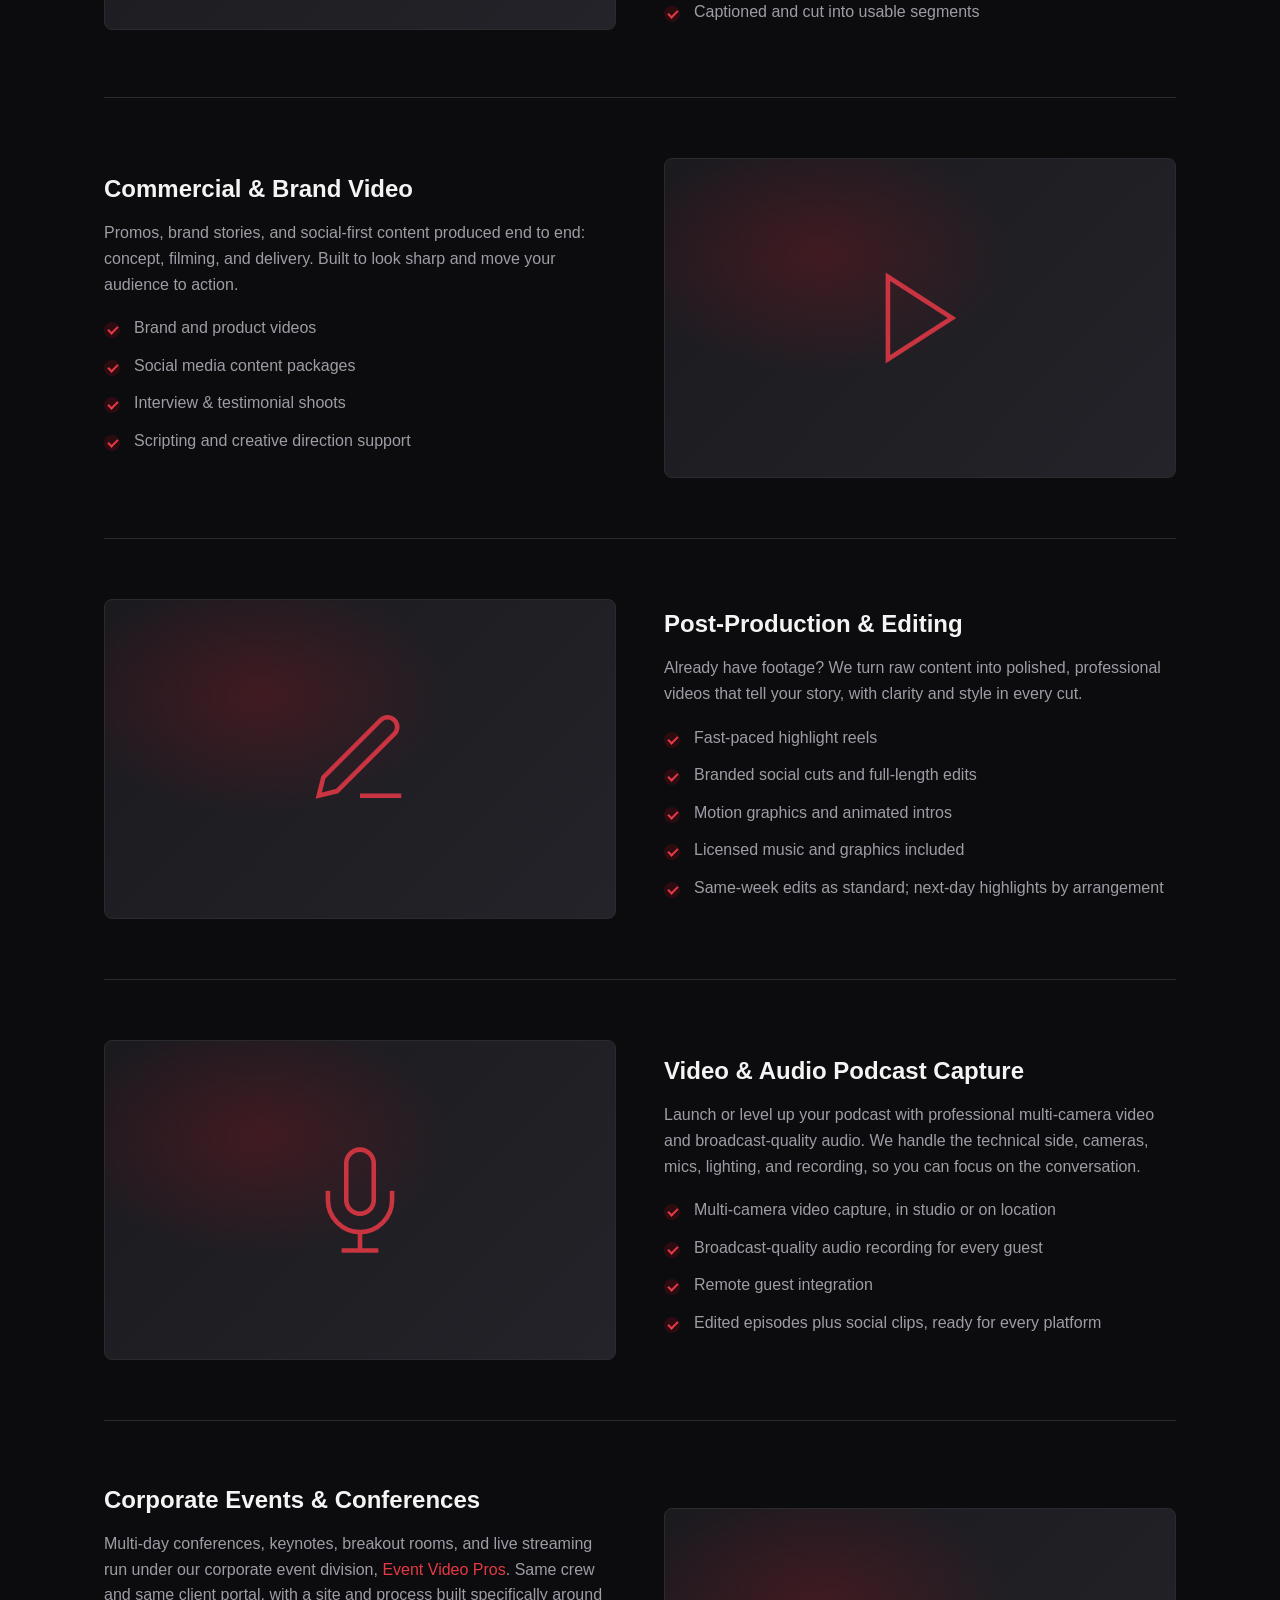
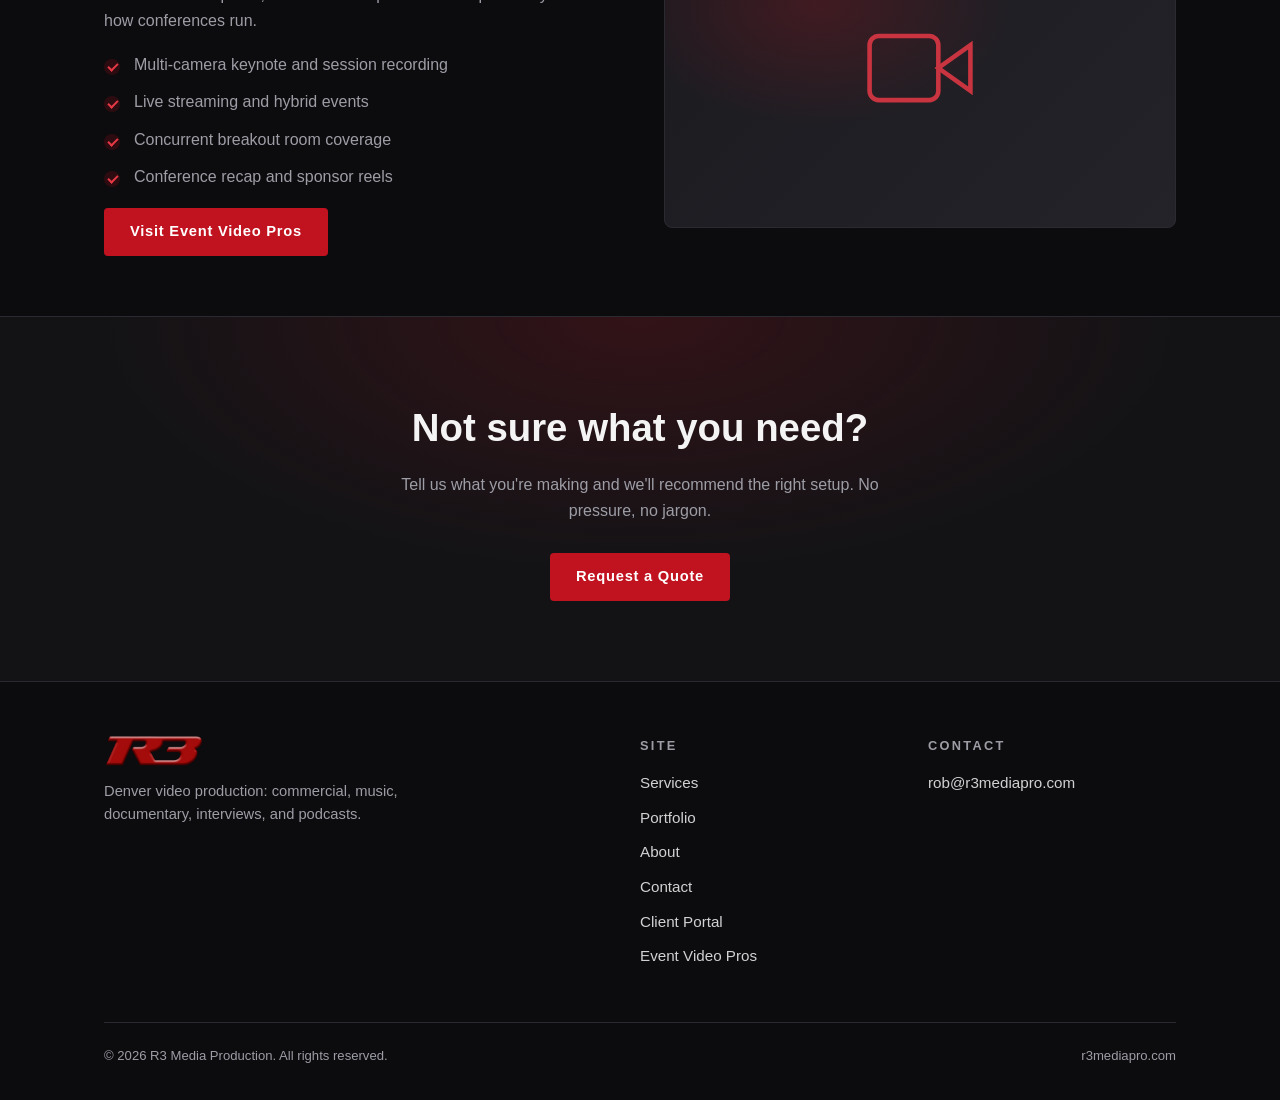
<file: services.html>
<!DOCTYPE html>
<html lang="en">
<head>
  <meta charset="UTF-8">
  <meta name="viewport" content="width=device-width, initial-scale=1.0">
  <title>Video Production Services in Denver | Commercial, Music, Documentary</title>
  <meta name="description" content="Commercial and brand video, music videos and festivals, documentary, interviews, podcast capture, and post-production across Denver, Boulder, Colorado Springs, and the Front Range.">
  <link rel="icon" type="image/png" href="assets/favicon.png">

  <!-- seo -->
  <link rel="canonical" href="https://r3mediapro.com/services.html">
  <meta property="og:type" content="website">
  <meta property="og:site_name" content="R3 Media Production">
  <meta property="og:url" content="https://r3mediapro.com/services.html">
  <meta property="og:title" content="Video Production Services | R3 Media Production">
  <meta property="og:description" content="Commercial and brand video, music videos and festivals, documentary, interviews, podcast capture, and post-production across Denver, Boulder, Colorado Springs, and the Front Range.">
  <meta property="og:image" content="https://r3mediapro.com/assets/r3-logo-full.png">
  <meta name="twitter:card" content="summary_large_image">
  <meta name="twitter:title" content="Video Production Services | R3 Media Production">
  <meta name="twitter:description" content="Commercial and brand video, music videos and festivals, documentary, interviews, podcast capture, and post-production across Denver, Boulder, Colorado Springs, and the Front Range.">
  <meta name="twitter:image" content="https://r3mediapro.com/assets/r3-logo-full.png">
  <!-- /seo -->
  <link rel="stylesheet" href="css/styles.css">
  <script src="js/analytics.js" defer></script>
</head>
<body>

<header class="site-header">
  <div class="wrap nav">
    <a class="brand" href="index.html">
      <img src="assets/r3-mark.png" alt="R3 Media Production logo">
      <img class="mp-text" src="assets/mp-text.png" alt="Media Production">
    </a>
    <button class="menu-toggle" aria-label="Menu" onclick="document.querySelector('nav.links').classList.toggle('open')">
      <span></span><span></span><span></span>
    </button>
    <nav class="links">
      <a href="index.html">Home</a>
      <a href="services.html" class="active">Services</a>
      <a href="portfolio.html">Portfolio</a>
      <a href="about.html">About</a>
      <a href="portal/">Portal</a>
      <a href="contact.html" class="btn">Get a Quote</a>
    </nav>
  </div>
</header>

<section class="page-hero">
  <div class="wrap">
    <h1>Our Video Production Services</h1>
    <p>From a single interview to a full brand film or festival shoot, scoped to the project rather than a generic package. Serving Denver, Boulder, Colorado Springs, and the Front Range, and traveling nationwide.</p>
  </div>
</section>

<div class="wrap">

  <div class="service-row" id="music">
    <div class="service-visual">
      <svg width="110" height="110" viewBox="0 0 24 24" fill="none" stroke="#e63946" stroke-width="1"><path d="M9 18V5l12-2v13"/><circle cx="6" cy="18" r="3"/><circle cx="18" cy="16" r="3"/></svg>
    </div>
    <div>
      <h3>Music Videos &amp; Festivals</h3>
      <p>Artist-led music videos, and multi-camera coverage of festivals and live performances that keeps the energy of the room rather than flattening it.</p>
      <ul class="checks">
        <li>Concept-through-delivery music video production</li>
        <li>Multi-camera festival and live performance capture</li>
        <li>Performance sync and multi-song sets</li>
        <li>Social cutdowns and vertical edits for artists and promoters</li>
      </ul>
    </div>
  </div>

  <div class="service-row" id="documentary">
    <div>
      <h3>Documentary</h3>
      <p>Long-form storytelling for organizations, artists, and causes. We handle research and pre-interviews, shoot over whatever timeline the story needs, and cut it into something people finish watching.</p>
      <ul class="checks">
        <li>Short-form and feature-length documentary</li>
        <li>Pre-interviews and story development</li>
        <li>Archival integration and B-roll gathering</li>
        <li>Festival-ready deliverables and broadcast specs</li>
      </ul>
    </div>
    <div class="service-visual">
      <svg width="110" height="110" viewBox="0 0 24 24" fill="none" stroke="#e63946" stroke-width="1"><rect x="2" y="7" width="13" height="10" rx="2"/><path d="M22 7l-7 5 7 5V7z"/></svg>
    </div>
  </div>

  <div class="service-row" id="interviews">
    <div class="service-visual">
      <svg width="110" height="110" viewBox="0 0 24 24" fill="none" stroke="#e63946" stroke-width="1"><circle cx="12" cy="8" r="4"/><path d="M4 21v-1a6 6 0 016-6h4a6 6 0 016 6v1"/></svg>
    </div>
    <div>
      <h3>Interviews &amp; Testimonials</h3>
      <p>Client testimonials, executive interviews, and talking-head sessions, lit and framed properly with clean audio. The unglamorous work that decides whether the finished piece feels credible.</p>
      <ul class="checks">
        <li>Single or multi-camera interview setups</li>
        <li>Live switching on set when you need it back quickly</li>
        <li>Proper lighting with lavalier or boom audio</li>
        <li>On location or in studio</li>
        <li>Captioned and cut into usable segments</li>
      </ul>
    </div>
  </div>

  <div class="service-row" id="commercial">
    <div>
      <h3>Commercial &amp; Brand Video</h3>
      <p>Promos, brand stories, and social-first content produced end to end: concept, filming, and delivery. Built to look sharp and move your audience to action.</p>
      <ul class="checks">
        <li>Brand and product videos</li>
        <li>Social media content packages</li>
        <li>Interview &amp; testimonial shoots</li>
        <li>Scripting and creative direction support</li>
      </ul>
    </div>
    <div class="service-visual">
      <svg width="110" height="110" viewBox="0 0 24 24" fill="none" stroke="#e63946" stroke-width="1"><polygon points="5 3 19 12 5 21 5 3"/></svg>
    </div>
  </div>

  <div class="service-row" id="editing">
    <div class="service-visual">
      <svg width="110" height="110" viewBox="0 0 24 24" fill="none" stroke="#e63946" stroke-width="1"><path d="M12 20h9M16.5 3.5a2.12 2.12 0 013 3L7 19l-4 1 1-4L16.5 3.5z"/></svg>
    </div>
    <div>
      <h3>Post-Production &amp; Editing</h3>
      <p>Already have footage? We turn raw content into polished, professional videos that tell your story, with clarity and style in every cut.</p>
      <ul class="checks">
        <li>Fast-paced highlight reels</li>
        <li>Branded social cuts and full-length edits</li>
        <li>Motion graphics and animated intros</li>
        <li>Licensed music and graphics included</li>
        <li>Same-week edits as standard; next-day highlights by arrangement</li>
      </ul>
    </div>
  </div>

  <div class="service-row" id="podcast">
    <div class="service-visual">
      <svg width="110" height="110" viewBox="0 0 24 24" fill="none" stroke="#e63946" stroke-width="1"><path d="M12 1a3 3 0 00-3 3v8a3 3 0 006 0V4a3 3 0 00-3-3z"/><path d="M19 10v2a7 7 0 01-14 0v-2"/><line x1="12" y1="19" x2="12" y2="23"/><line x1="8" y1="23" x2="16" y2="23"/></svg>
    </div>
    <div>
      <h3>Video &amp; Audio Podcast Capture</h3>
      <p>Launch or level up your podcast with professional multi-camera video and broadcast-quality audio. We handle the technical side, cameras, mics, lighting, and recording, so you can focus on the conversation.</p>
      <ul class="checks">
        <li>Multi-camera video capture, in studio or on location</li>
        <li>Broadcast-quality audio recording for every guest</li>
        <li>Remote guest integration</li>
        <li>Edited episodes plus social clips, ready for every platform</li>
      </ul>
    </div>
  </div>

  <div class="service-row" id="corporate">
    <div>
      <h3>Corporate Events &amp; Conferences</h3>
      <p>Multi-day conferences, keynotes, breakout rooms, and live streaming run under our corporate event division, <a href="https://eventvideopros.com/">Event Video Pros</a>. Same crew and same client portal, with a site and process built specifically around how conferences run.</p>
      <ul class="checks">
        <li>Multi-camera keynote and session recording</li>
        <li>Live streaming and hybrid events</li>
        <li>Concurrent breakout room coverage</li>
        <li>Conference recap and sponsor reels</li>
      </ul>
      <p style="margin-top:18px;"><a class="btn" href="https://eventvideopros.com/">Visit Event Video Pros</a></p>
    </div>
    <div class="service-visual">
      <svg width="110" height="110" viewBox="0 0 24 24" fill="none" stroke="#e63946" stroke-width="1"><path d="M23 7l-7 5 7 5V7z"/><rect x="1" y="5" width="15" height="14" rx="2"/></svg>
    </div>
  </div>

</div>

<section class="cta-band">
  <div class="wrap">
    <h2>Not sure what you need?</h2>
    <p>Tell us what you're making and we'll recommend the right setup. No pressure, no jargon.</p>
    <a class="btn" href="contact.html">Request a Quote</a>
  </div>
</section>

<footer class="site-footer">
  <div class="wrap">
    <div class="footer-grid">
      <div>
        <a class="brand" href="index.html"><img src="assets/r3-mark.png" alt="R3 Media Production"></a>
        <p class="tag">Denver video production: commercial, music, documentary, interviews, and podcasts.</p>
      </div>
      <div>
        <h4>Site</h4>
        <ul>
          <li><a href="services.html">Services</a></li>
          <li><a href="portfolio.html">Portfolio</a></li>
          <li><a href="about.html">About</a></li>
          <li><a href="contact.html">Contact</a></li>
          <li><a href="portal/">Client Portal</a></li>
          <li><a href="https://eventvideopros.com/">Event Video Pros</a></li>
        </ul>
      </div>
      <div>
        <h4>Contact</h4>
        <ul>
          <li><a href="mailto:rob@r3mediapro.com">rob@r3mediapro.com</a></li>
        </ul>
      </div>
    </div>
    <div class="footer-bottom">
      <span>&copy; 2026 R3 Media Production. All rights reserved.</span>
      <span>r3mediapro.com</span>
    </div>
  </div>
</footer>

</body>
</html>
</file>
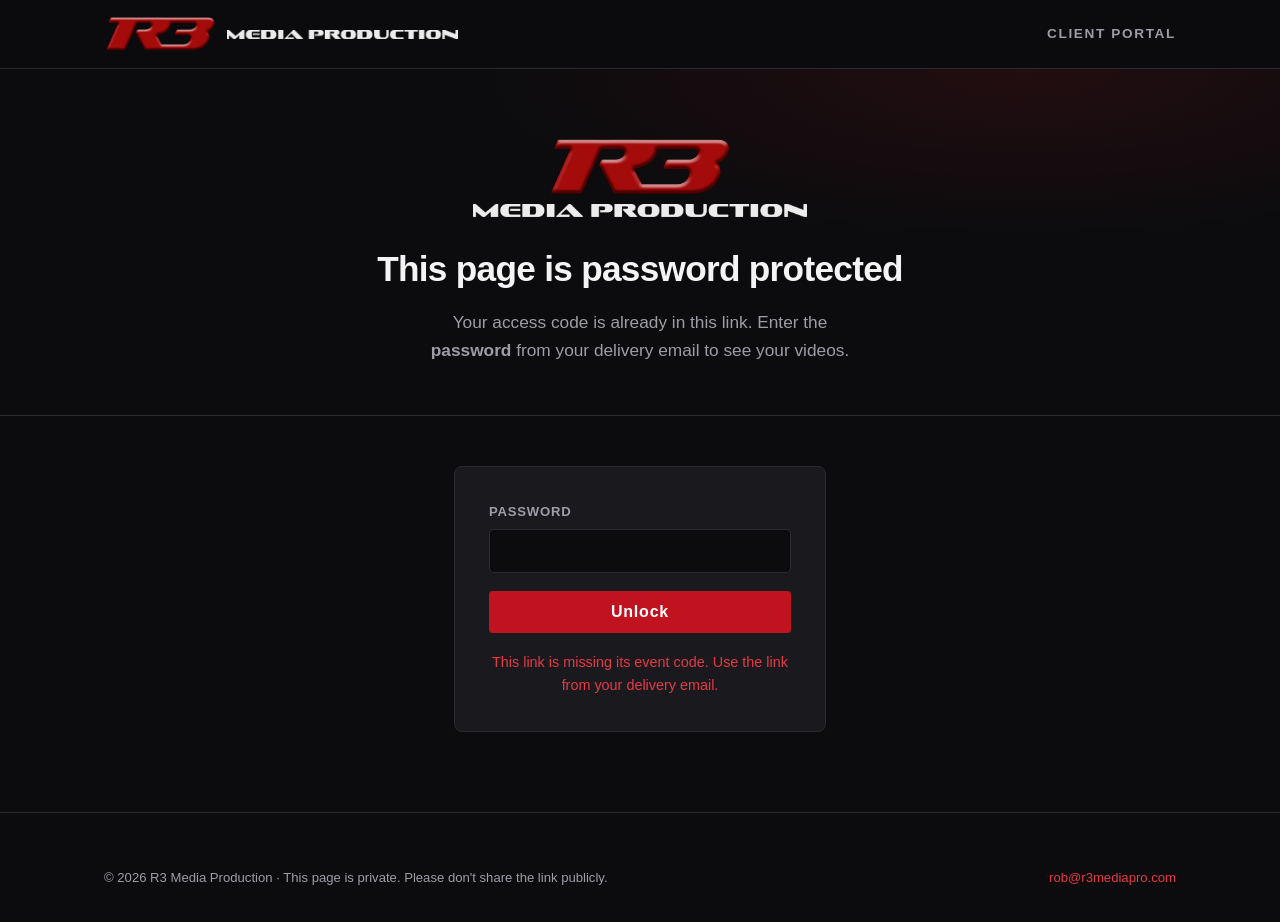
<file: portal/event.html>
<!DOCTYPE html>
<html lang="en">
<head>
  <meta charset="UTF-8">
  <meta name="viewport" content="width=device-width, initial-scale=1.0">
  <meta name="robots" content="noindex">
  <title>Your Event</title>
  <link rel="stylesheet" href="../css/styles.css">
  <script>
  /* One portal, two brands. Which one is decided by the domain it's served
     from, not by the data: the gate screen paints before any API call, and a
     client should never see the wrong logo for a second. The tracker picks the
     domain when it builds the link. ?brand= is for previewing only. */
  (function(){
    var q = new URLSearchParams(location.search).get('brand');
    var evp = q ? q === 'evp' : /eventvideopros/i.test(location.hostname);
    window.BRAND = evp
      ? { key:'evp', name:'Event Video Pros', mark:'../assets/evp-mark.png',
          wordmark:'../assets/evp-wordmark.png', logo:'../assets/evp-logo.png',
          icon:'../assets/favicon.png' }
      : { key:'r3',  name:'R3 Media Production', mark:'../assets/r3-mark.png',
          wordmark:'../assets/mp-text.png', icon:'../assets/favicon-r3.png' };
    document.documentElement.className = 'brand-' + window.BRAND.key;
    document.title = 'Your Event | ' + window.BRAND.name;
    var ico = window.BRAND.icon;
    document.write('<link rel="icon" type="image/png" href="' + ico + '">' +
                   '<link rel="apple-touch-icon" href="' + ico + '">');
  })();
  </script>
  <style>
    /* The page owns its palette rather than borrowing the host site's. The two
       stylesheets use different variable names (EVP has no --text, --muted or
       --red-bright), so leaning on them left half the page unstyled on one of
       the domains. Restating them here makes the portal render correctly
       wherever it is served, and gives the EVP skin one place to change.
       EVP is deliberately light against R3's dark: slate blue is the brand
       colour, gold the accent. The style guide's electric blue is not used. */
    html.brand-r3{
      --bg:#0c0c0e; --bg-alt:#131316; --card:#1a1a1e; --line:#2a2a30;
      --text:#f4f4f5; --muted:#9d9da6; --red:#c1121f; --red-bright:#e63946;
      --accent:#e63946; --shade:rgba(255,255,255,.02);
    }
    html.brand-evp{
      --bg:#ffffff; --bg-alt:#F8F9FA; --card:#F8F9FA; --line:#E3E6EA;
      --text:#2E2E2E; --muted:#6C757D; --red:#3A4677; --red-bright:#4C5A99;
      --accent:#C19A36; --shade:rgba(76,90,153,.04);
    }
    html.brand-evp body{ background:var(--bg); color:var(--text); }
    /* Surfaces tuned as "a shade lighter than black" have to become a shade
       darker than white, not stay almost invisible. */
    html.brand-evp .vsearch,
    html.brand-evp .up-list li{ background:var(--shade); }
    html.brand-evp .dropbox:hover,
    html.brand-evp .dropbox.over{ background:rgba(76,90,153,.06); }
    html.brand-evp .thumb{ background:linear-gradient(135deg,#EEF0F7,#E3E6EA); }
    html.brand-evp .thumb.empty{ color:#AEB4C0; }
    html.brand-evp .gate-logo .mp{ filter:none; opacity:1; }
    html.brand-evp .vt .note{ color:#3A4677; border-left-color:rgba(76,90,153,.45); }
    html.brand-evp .expected{ color:#8A6D1F; border-left-color:rgba(193,154,54,.65); }
    html.brand-evp #player-wrap{ background:#111; }
    html.brand-evp .pactions{ background:var(--bg-alt); }
    html.brand-evp .up-list li a{ border-bottom-color:#C3C9D2; }
    html.brand-evp .addnote > a{ color:#6C757D; border-bottom-color:#C3C9D2; }
    html.brand-evp .kicker{ color:var(--accent); }
    /* The empty part of the bar was a dark fill, which on white read as though
       the bar were full and black. */
    html.brand-evp .prog-bar{ background:#E3E6EA; }
    /* One-piece lockup, so it is sized directly rather than as mark + wordmark */
    html.brand-evp .site-header .brand img.evp-lock{ height:26px; width:auto; max-width:none; }
    /* The source is a 900x900 square with generous internal padding, so the
       artwork reads a good deal smaller than the box it sits in. */
    html.brand-evp .gate-logo img.evp-full{ height:156px; width:auto; }
    @media (max-width:620px){
      html.brand-evp .site-header .brand img.evp-lock{ height:21px; }
      html.brand-evp .gate-logo img.evp-full{ height:118px; }
    }

    .badge{
      display:inline-block; padding:5px 12px; border-radius:20px; font-size:.72rem;
      font-weight:700; letter-spacing:.04em; white-space:nowrap; vertical-align:middle;
    }
    /* thumbnail + text, side by side */
    .vrow{ display:flex; gap:14px; align-items:flex-start; }
    .thumb{
      flex:none; align-self:flex-start;
      width:168px; aspect-ratio:16/9; border-radius:5px; overflow:hidden;
      background:linear-gradient(135deg,#1c1c21,#26262c); border:1px solid var(--line);
      position:relative; cursor:pointer;
    }
    /* Browsers without aspect-ratio would leave the box height to the flex
       row, and a box that isn't 16:9 makes object-fit crop into the middle
       of the frame. Pin a height for them. */
    @supports not (aspect-ratio: 16 / 9){
      .thumb{ height:95px; }
    }
    /* No object-fit anywhere in this. A centred image bounded by max-width
       and max-height cannot be cropped by any browser, however old, and
       needs no aspect-ratio support to behave. object-fit was the only
       thing that could ever zoom into a frame, so it's gone. */
    .thumb{ display:flex; align-items:center; justify-content:center; }
    .thumb img{
      max-width:100%; max-height:100%; width:auto; height:auto;
      display:block; margin:auto;
    }
    .thumb .play{
      position:absolute; inset:0; display:flex; align-items:center; justify-content:center;
      background:rgba(0,0,0,.28); opacity:0; transition:opacity .18s; font-size:1.3rem;
    }
    .thumb:hover .play{ opacity:1; }
    .thumb.empty{ display:flex; align-items:center; justify-content:center; cursor:default;
                  color:#3f3f48; font-size:1.4rem; }
    .vmeta{ min-width:0; flex:1; }
    .vt .t{ line-height:1.34; }
    .vt .d{ display:flex; flex-wrap:wrap; align-items:center; gap:5px 9px; margin-top:5px; }
    .badge.status{ font-size:.68rem; padding:3px 10px; flex:none; }
.prepping{ opacity:.5; cursor:default; border-style:dashed; }
.vsearch{
  display:flex; align-items:center; gap:9px; margin:30px 0 20px;
  padding:9px 14px; border:1px solid var(--line); border-radius:9px;
  background:rgba(255,255,255,.02); max-width:520px;
}
.vsearch:focus-within{ border-color:var(--red-bright); }
.vsearch .ico{ opacity:.5; font-size:.9rem; flex:none; }
.vsearch input{
  flex:1; min-width:0; background:none; border:0; outline:none;
  color:var(--text); font:inherit; font-size:.94rem; padding:2px 0;
}
.vsearch input::-webkit-search-cancel-button{ display:none; }
.vsearch .clr{
  flex:none; background:none; border:0; cursor:pointer; color:var(--muted);
  font-size:1.15rem; line-height:1; padding:0 2px;
}
.vsearch .clr:hover{ color:var(--text); }
.vsearch .hits{ flex:none; font-size:.78rem; color:var(--muted); white-space:nowrap; }
.vsearch-none{ color:var(--muted); font-size:.94rem; padding:6px 0 2px; }
.vbadge{
  font-size:.68rem; padding:3px 10px; flex:none; margin-left:6px;
  color:#c8a2ff; border:1px solid rgba(139,92,246,.45); background:rgba(139,92,246,.14);
}
.older{ margin-top:8px; display:flex; flex-direction:column; align-items:flex-start; gap:5px; }
.older .olabel{
  font-size:.68rem; letter-spacing:.1em; text-transform:uppercase;
  color:var(--muted); opacity:.75; margin:0 0 1px;   /* heading, not a first chip */
}
.ocut{ display:flex; align-items:center; gap:6px; }
.vchip{
  display:inline-flex; align-items:center; gap:4px;
  padding:2px 9px; border-radius:20px; border:1px solid var(--line);
  font-size:.72rem; font-weight:700; letter-spacing:.02em;
  color:var(--muted) !important; text-decoration:none; white-space:nowrap;
  transition:border-color .15s, color .15s, background .15s;
}
.vchip:hover{ border-color:var(--red-bright); color:var(--text) !important; background:rgba(224,49,49,.06); }
.dropbox{
  border:2px dashed var(--line); border-radius:10px; padding:30px 20px; text-align:center;
  color:var(--muted); transition:border-color .15s, background .15s; cursor:pointer;
}
.dropbox:hover, .dropbox.over{ border-color:var(--red-bright); background:rgba(224,49,49,.05); color:var(--text); }
.dropbox-in{ display:flex; flex-direction:column; align-items:center; gap:8px; font-size:.94rem; }
.linkish{
  background:none; border:0; padding:0; font:inherit; color:var(--red-bright);
  text-decoration:underline; cursor:pointer;
}
.up-list{ list-style:none; padding:0; margin:16px 0 0; display:flex; flex-direction:column; gap:7px; }
.up-sent{ margin-top:22px; }
.up-sent-h{
  display:flex; align-items:center; gap:10px; margin-bottom:9px;
  font-size:.68rem; letter-spacing:.12em; text-transform:uppercase; color:var(--muted); font-weight:700;
}
.up-sent-h .linkish{ font-size:.72rem; letter-spacing:0; text-transform:none; font-weight:600; }
.up-rm{
  flex:none; background:none; border:1px solid var(--line); border-radius:20px;
  color:var(--muted); font-size:.7rem; padding:2px 10px; cursor:pointer;
}
.up-rm:hover{ border-color:#e63946; color:#e63946; }
.up-when{ flex:none; font-size:.76rem; color:var(--muted); }
.up-list li a{ color:var(--text) !important; border-bottom:1px dotted #45454f; }
.up-list li{
  display:flex; align-items:center; gap:10px; font-size:.88rem;
  padding:8px 12px; border:1px solid var(--line); border-radius:7px; background:rgba(255,255,255,.02);
}
.up-list .nm{ flex:1; min-width:0; overflow:hidden; text-overflow:ellipsis; white-space:nowrap; }
.up-list .st{ flex:none; font-size:.8rem; color:var(--muted); }
.up-list .st.ok{ color:#7fd6a8; }
.up-list .st.bad{ color:#e63946; }
    .addnote{ margin-top:7px; }
    .addnote > a{
      font-size:.76rem; color:#6f6f79; border-bottom:1px dotted #45454f; padding-bottom:1px;
    }
    .addnote > a:hover{ color:var(--red-bright); border-bottom-color:var(--red-bright); }
    .addnote textarea{
      width:100%; max-width:56ch; margin-top:8px; padding:9px 11px; border-radius:5px;
      background:var(--bg); border:1px solid var(--line); color:var(--text);
      font-family:inherit; font-size:.88rem; resize:vertical;
    }
    .addnote textarea:focus{ outline:none; border-color:var(--red-bright); }
    .addnote .row{ display:flex; align-items:center; gap:8px; margin-top:7px; }
    .addnote .stat{ font-size:.8rem; color:var(--muted); }
    .vt .note{
      margin-top:7px; font-size:.86rem; color:#bcd4f7; line-height:1.45;
      border-left:2px solid rgba(61,139,253,.55); padding-left:10px; max-width:64ch;
    }
    @media (max-width:620px){
      .thumb{ width:128px; }
      .vt-wrap{ overflow-x:visible; }
      table.vt{ min-width:0; }
      table.vt tr{ display:block; border-bottom:1px solid var(--line); padding:10px 0; }
      table.vt tr:last-child{ border-bottom:0; }
      table.vt td{ display:block; border-bottom:0; padding:10px 0; }
      table.vt td.btns{ width:auto; text-align:left; white-space:normal; padding-top:0; }
    }
    /* The brand is flex:0 1 auto from the site stylesheet, so it shrinks while
   the logo images inside it don't — they spill out and end up under the
   header tools. Pin the brand and let the tools give way instead. */
.site-header .brand{ flex:0 0 auto; }
.site-header .brand img{ max-width:100%; }
.portal-tools{
  display:flex; align-items:center; gap:16px;
  flex:0 1 auto; min-width:0; margin-left:20px;
}
/* three lines of "Updated 12:16 PM" is what made the collision obvious */
.hdr-live, .hdr-live span{ white-space:nowrap; }
    .hdr-live{ display:inline-flex; align-items:center; gap:7px; font-size:.78rem; color:var(--muted); }
    .hdr-live i{ width:7px; height:7px; border-radius:50%; background:#2ea86a; display:block; flex:none; }
    .hdr-count{ font-size:.78rem; color:var(--muted); white-space:nowrap; }
    .hdr-count b{ color:var(--text); font-weight:700; }
    .hdr-count.just-changed{ animation:pop 1.6s ease-out 2; }
    @keyframes pop{
      0%   { color:var(--muted); }
      15%  { color:#7fd6a8; }
      100% { color:var(--muted); }
    }
    .new-note{
      font-size:.8rem; font-weight:700; color:#7fd6a8;
      background:rgba(46,168,106,.12); border:1px solid rgba(46,168,106,.4);
      border-radius:20px; padding:4px 12px;
    }
    .hdr-jump{
      background:var(--bg); border:1px solid var(--line); color:var(--text); border-radius:5px;
      padding:6px 10px; font-size:.8rem; font-family:inherit; max-width:190px; cursor:pointer;
    }
    .hdr-jump:focus{ outline:none; border-color:var(--red-bright); }
    .hdr-link{ font-size:.82rem; color:var(--muted) !important; font-weight:600; }
    .hdr-link:hover{ color:var(--text) !important; }
    .hdr-refresh{ cursor:pointer; white-space:nowrap; }
    .hdr-refresh[disabled]{ opacity:.5; cursor:default; }
    /* Thresholds measured rather than guessed. Widths at 1400px: brand 354
       (mark alone 113), clock 122, count 70, jump 139, contact 60, refresh
       111, 16px gaps, 48px wrap padding — plus 24px so nothing is ever
       shoulder to shoulder. Each item leaves at the width where keeping it
       would start the squeeze, and not a pixel earlier. */
    @media (max-width:1010px){ .hdr-count{ display:none; } }
    @media (max-width:925px){ .hdr-link{ display:none; } }
    @media (max-width:850px){ .hdr-live{ display:none; } }
    @media (max-width:710px){
      .hdr-jump{ display:none; }
      .portal-tools{ gap:10px; }
    }
    @media (max-width:556px){ .site-header .brand .mp-text{ display:none; } }

    /* The gate is one heading, one chip and one field, but desktop spacing
       stretched it over a full screen and a half — 101px of nothing between
       the access code and the password box, and a wordmark pulled to the
       full content width. Tighten it so the field is reachable without a
       scroll. */
    @media (max-width:620px){
      /* The CLIENT PORTAL label is the site nav's mobile panel — absolutely
         positioned, ~70px tall, painting over whatever follows the header.
         The hero has to clear it, so the top padding stays generous; the
         savings come from everywhere below. */
      #gate .page-hero{ padding-top:96px; padding-bottom:24px; }
      #gate .block{ padding:22px 0 52px !important; }
      .gate-logo{ margin-bottom:14px; }
      .gate-logo img{ max-width:148px; }
      .gate-logo img.mp{ max-width:224px; }
      #gate h1{ font-size:1.45rem; line-height:1.25; }
      #gate .page-hero p{ margin-top:10px; font-size:.94rem; }
      .gate-code{ margin-top:14px; padding:7px 12px; gap:8px; }
      .gate-code code{ font-size:.82rem; }
    }
    /* The site's nav collapses into a dropdown panel below 800px. These are
       controls, not links — keep them inline in the bar. */
    @media (max-width:800px){
      .portal-tools{
        position:static !important; flex-direction:row !important; background:none !important;
        padding:0 !important; border:0 !important; gap:10px !important; width:auto !important;
      }
    }
    @supports not (aspect-ratio: 16 / 9){
      @media (max-width:620px){ .thumb{ height:72px; } }
    }

    .prog{ margin-top:24px; max-width:520px; }
    .prog-bar{ height:8px; border-radius:5px; background:#232329; overflow:hidden; display:flex; }
    .prog-bar i{
      display:block; height:100%; width:0; transition:width .7s ease;
      background:linear-gradient(90deg,#2ea86a,#4fd18c);
    }
    /* new versions underway: the work exists (v1 is watchable) but the
       current cut isn't done — amber, matching the tracker's editing colour */
    .prog-bar i.upd{ background:linear-gradient(90deg,#b06a1e,#d98324); }
    .prog-txt{ margin-top:9px; font-size:.84rem; color:var(--muted); }
    .prog-txt b{ color:var(--text); font-weight:700; }
    .prog-eta{
      margin-top:10px; font-size:.92rem; font-weight:600; color:var(--text);
      border-left:2px solid var(--red); padding-left:11px;
    }
    .expected{
      display:inline-block; font-size:.78rem; color:#c8b48a; margin-top:6px;
      border-left:2px solid rgba(217,131,36,.55); padding-left:9px;
    }
    .live{ display:inline-flex; align-items:center; gap:7px; font-size:.78rem; color:var(--muted); }
    .live i{ width:7px; height:7px; border-radius:50%; background:#2ea86a; display:block; }
    .muted{ color:var(--muted); }
    .gate-code{
  display:inline-flex;align-items:center;gap:10px;flex-wrap:wrap;justify-content:center;
  margin:18px auto 0;padding:8px 14px;border-radius:20px;
  border:1px solid var(--line);background:rgba(255,255,255,.03);
}
.gate-code .k{
  font-size:.64rem;letter-spacing:.13em;text-transform:uppercase;color:var(--muted);font-weight:700;
}
.gate-code code{ font-size:.86rem; color:var(--text); }
.gate-code .ok{ font-size:.74rem; color:#7fd6a8; }
.gate-logo{ display:flex; flex-direction:column; align-items:center; gap:9px; margin-bottom:24px; }
    .gate-logo img{ height:56px; width:auto; }
    .gate-logo .mp{ height:13px; filter:invert(1) brightness(1.6); opacity:.92; }
    .btn.sm.ghost{ background:transparent; border:1px solid var(--line); color:var(--text) !important; }
    .btn.sm.ghost:hover{ border-color:var(--red-bright); }

    /* One slot per action, always the same width, so the buttons line up
       down the page whether or not a given row has that action. */
    .vt td.btns{ width:1%; }
    .actions{ display:grid; grid-template-columns:100px 172px 94px 130px 74px; gap:8px; align-items:center; }
    .actions > *{ min-width:0; }
    .actions .btn.sm{ display:flex; align-items:center; justify-content:center; gap:5px;
                      margin-left:0; padding:8px 10px; text-align:center; }
    .actions .badge{ display:flex; align-items:center; justify-content:center; padding:7px 6px; }
    .actions .empty-slot{ height:1px; }
    @media (max-width:1140px){
      .actions{ display:flex; flex-wrap:wrap; gap:8px; }
      .actions .empty-slot{ display:none; }
      .actions .btn.sm{ flex:0 0 auto; padding:8px 14px; }
    }
    /* The same actions, repeated under the player. Sized a step up from the
       row buttons and hung off the bottom edge of the frame, so it reads as
       part of the viewer rather than as a second list. */
    .pactions{
      display:flex; flex-wrap:wrap; gap:9px; align-items:center;
      margin-top:-1px; padding:13px 15px;
      border:1px solid var(--line); border-top:0; border-radius:0 0 8px 8px;
      background:rgba(255,255,255,.028);
    }
    .pactions .actions{ display:flex; flex-wrap:wrap; gap:9px; }
    .pactions .btn.sm{ padding:9px 16px; font-size:.86rem; }
    @media (max-width:620px){
      .pactions{ padding:11px 12px; gap:7px; }
      .pactions .btn.sm{ flex:1 1 auto; justify-content:center; }
    }
    #player-wrap{ aspect-ratio:16/9; border-radius:8px; overflow:hidden; border:1px solid var(--line); background:#000; }
    #player-wrap.has-actions{ border-radius:8px 8px 0 0; }
    #player-wrap .placeholder{
      width:100%; height:100%; display:flex; align-items:center; justify-content:center;
      flex-direction:column; gap:10px; color:var(--muted); font-size:.9rem;
      background:radial-gradient(ellipse 60% 60% at 50% 40%, rgba(193,18,31,.16), transparent 65%), #0f0f12;
    }
  </style>
</head>
<body>

<header class="site-header">
  <div class="wrap nav">
    <a class="brand" href="../index.html" id="brand-lockup"></a>
    <nav class="links portal-tools" id="portal-tools" style="display:none;">
      <span class="hdr-live" id="hdr-live" title="This page updates itself as videos are finished">
        <i id="dot2"></i><span id="hdr-updated">Live</span>
      </span>
      <span class="hdr-count" id="hdr-count"></span>
      <select class="hdr-jump" id="hdr-jump" onchange="jumpTo(this.value)" title="Jump to a section">
        <option value="">Jump to&hellip;</option>
      </select>
      <a class="hdr-link" href="mailto:rob@r3mediapro.com?subject=Question%20about%20our%20videos">Contact</a>
      <button class="btn sm ghost hdr-refresh" id="hdr-refresh" onclick="refresh(true)" title="Check for new videos">
        &#8635;&nbsp; Refresh</button>
    </nav>
    <nav class="links" id="portal-label" style="display:flex;">
      <span style="color:var(--muted); font-size:0.85rem; letter-spacing:0.12em; text-transform:uppercase; font-weight:700;">Client Portal</span>
    </nav>
  </div>
</header>

<!-- ---------- password gate ---------- -->
<section id="gate">
  <div class="page-hero"><div class="wrap" style="text-align:center;">
    <div class="gate-logo" id="gate-lockup"></div>
    <h1 style="font-size:clamp(1.6rem,3.5vw,2.2rem);">This page is password protected</h1>
    <p style="margin:12px auto 0; max-width:46ch;">Your access code is already in this link. Enter the
    <b>password</b> from your delivery email to see your videos.</p>
    <div id="gate-code" class="gate-code" style="display:none">
      <span class="k">Access code</span>
      <code id="gate-code-v"></code>
      <span class="ok">&#10003; already applied</span>
    </div>
  </div></div>
  <div class="block" style="padding:50px 0 80px;">
    <div class="wrap" style="max-width:420px;">
      <form class="quote" style="grid-template-columns:1fr;" onsubmit="event.preventDefault(); unlock();">
        <div>
          <label for="pw">Password</label>
          <input type="password" id="pw" autocomplete="current-password" required>
        </div>
        <div>
          <button id="unlock-btn" type="submit" class="btn" style="border:0; cursor:pointer; font-size:1rem; width:100%;">Unlock</button>
        </div>
        <p id="err" style="display:none; color:#e63946; margin:0; text-align:center; font-size:0.9rem;"></p>
      </form>
    </div>
  </div>
</section>

<!-- ---------- the board ---------- -->
<section id="board" style="display:none;">
  <div class="page-hero"><div class="wrap">
    <div id="ev-client" style="color:var(--red-bright); font-weight:700; letter-spacing:0.22em;
         text-transform:uppercase; font-size:0.75rem; margin-bottom:10px; display:none;"></div>
    <h1 id="ev-name">Your Event</h1>
    <p id="ev-welcome"></p>
    <div class="prog" id="prog" style="display:none">
      <div class="prog-bar"><i id="prog-fill"></i><i id="prog-fill-upd" class="upd"></i></div>
      <div class="prog-txt" id="prog-txt"></div>
      <div class="prog-eta" id="prog-eta" style="display:none"></div>
    </div>
  </div></div>

  <section class="block">
    <div class="wrap">
      <div class="section-head" style="margin-bottom:24px;">
        <div class="kicker">Now Playing</div>
        <h2 id="now-playing">Choose a video below</h2>
      </div>
      <div id="player-wrap">
        <div class="placeholder" id="player-placeholder">
          <div style="font-size:2rem;">&#127916;</div>
          <div>Pick any video below to play it here</div>
        </div>
      </div>
      <div id="player-actions" class="pactions" style="display:none"></div>

      <div class="vsearch" id="vsearch" style="display:none">
        <span class="ico">&#128269;</span>
        <input id="vq" type="search" autocomplete="off" placeholder="Search sessions&hellip;"
               aria-label="Search sessions" oninput="onSearch()">
        <button type="button" id="vq-clear" class="clr" onclick="clearSearch()"
                aria-label="Clear search" style="display:none">&times;</button>
        <span class="hits" id="vq-hits"></span>
      </div>

      <div id="sections"></div>

      <div style="display:flex; align-items:center; gap:16px; flex-wrap:wrap; margin-top:30px;">
        <span class="live"><i id="dot"></i> <span id="live-txt">Live</span></span>
        <span class="muted" id="buildstamp" style="font-size:.72rem;opacity:.55" title="Which build of this page you're looking at">build Aug 12, 9:48 PM MT</span>
        <span id="ev-sum" class="muted" style="font-size:.85rem;"></span>
        <span id="new-note" class="new-note" style="display:none"></span>
      </div>

      <p style="color:var(--red-bright); font-size:0.9rem; margin-top:26px; font-weight:600;">
        &#9888; Please download your files and store them on your own drive or server.
        Uploaded files are guaranteed available for 1 year from delivery.
      </p>
      <p class="muted" style="font-size:0.85rem; margin-top:8px;">
        Need a different format or aspect ratio? Just ask &mdash;
        <a href="mailto:rob@r3mediapro.com">rob@r3mediapro.com</a>.
      </p>
    </div>
  </section>

  <section class="block" id="upload-block" style="display:none;">
    <div class="wrap">
      <div class="section-head" style="margin-bottom:18px;">
        <div class="kicker">Send Us Files</div>
        <h2>Brand guidelines, logos, notes</h2>
      </div>
      <p class="muted" style="font-size:.92rem; margin:0 0 16px; max-width:60ch;">
        Anything you drop here goes straight to our production folder for this event.
        No account needed. <span id="up-cap"></span>
      </p>
      <div id="dropbox" class="dropbox">
        <input type="file" id="up-input" multiple style="display:none">
        <div class="dropbox-in">
          <div style="font-size:1.6rem; line-height:1;">&#8681;</div>
          <div><b>Drop files here</b> or <button type="button" class="linkish" id="up-browse">browse</button></div>
        </div>
      </div>
      <ul id="up-list" class="up-list"></ul>
      <div id="up-sent" class="up-sent" style="display:none">
        <div class="up-sent-h"><span id="up-sent-n"></span>
          <button type="button" class="linkish" id="up-refresh" onclick="loadUploads()">Refresh</button></div>
        <ul id="up-sent-list" class="up-list"></ul>
      </div>
    </div>
  </section>

  <section class="block alt" id="details-block" style="display:none;">
    <div class="wrap">
      <div class="section-head" style="margin-bottom:18px;">
        <div class="kicker">Project Summary</div>
        <h2>Event Details</h2>
      </div>
      <ul class="checks" id="ev-details"></ul>
    </div>
  </section>

  <section class="cta-band">
    <div class="wrap">
      <h2 id="cta-h">Planning your next event?</h2>
      <p id="cta-p">We'd love to do it again. Lock in your date and we'll carry everything over &mdash;
         shot lists, branding, and lessons learned.</p>
      <a class="btn" id="cta-a" href="../contact.html">Book Your Next Event</a>
    </div>
  </section>
</section>

<footer class="site-footer">
  <div class="wrap">
    <div class="footer-bottom" style="margin-top:0; padding-top:0; border-top:0;">
      <span>&copy; 2026 <span id="foot-brand">R3 Media Production</span> &middot; This page is private. Please don't share the link publicly.</span>
      <span><a href="mailto:rob@r3mediapro.com">rob@r3mediapro.com</a></span>
    </div>
  </div>
</footer>

<script>
/* -------------------------------------------------------------------------
   Reads the same Google Sheet the editing tracker writes to, so a status
   change, a new video or a new link shows up here on the next load.
   Set API to the Apps Script /exec URL.
   ------------------------------------------------------------------------- */
const API = 'https://script.google.com/macros/s/AKfycbxcQZAx8leuJsUp4f-qkTcsfenXeLrZean7xxJKQjGaNiNuBcOt0vz1QPyemnrNAaL9/exec';

const COLOURS = {
  notstarted:'#6b6b74', editing:'#d98324', exported:'#3d8bfd',
  uploaded:'#8b5cf6', delivered:'#2ea86a', issue:'#e63946',
  undeliverable:'#7a6552'
};

// The board is empty until the fetch returns, so a browser-restored scroll
// offset lands you below everything. Take the wheel and start at the top.
if ('scrollRestoration' in history) history.scrollRestoration = 'manual';

const params = new URLSearchParams(location.search);
const EVENT = (params.get('event') || '').toLowerCase();
const DEBUG = params.get('debug') === '1';
let password = sessionStorage.getItem('r3-pw-' + EVENT) || '';
let timer = null;
let lastFetch = 0;
let lastDelivered = null;

const esc = s => String(s == null ? '' : s).replace(/[&<>"']/g, c =>
  ({'&':'&amp;','<':'&lt;','>':'&gt;','"':'&quot;',"'":'&#39;'}[c]));

/* An inline handler is HTML-decoded before it's compiled as JavaScript, so
   esc()'s &#39; turns back into a quote that closes the string it sits in.
   Anything dropped into an onclick JS string gets escaped as JS first. */
const jsq = s => esc(String(s == null ? '' : s).replace(/[\\'"\r\n]/g, c =>
  ({'\\':'\\\\', "'":"\\'", '"':'\\"', '\r':'', '\n':''}[c])));

/* Only ever link somewhere a browser should follow. A javascript: or data:
   URL reaching an href is a script the page didn't write. */
const safeUrl = u => /^(https?:|mailto:)/i.test(String(u || '').trim()) ? String(u).trim() : '';

function timeHuman(hhmm){
  if (!hhmm) return '';
  const [h, m] = String(hhmm).split(':').map(Number);
  if (isNaN(h)) return String(hhmm);
  const ap = h >= 12 ? 'PM' : 'AM';
  return (h % 12 === 0 ? 12 : h % 12) + ':' + String(m || 0).padStart(2, '0') + ' ' + ap;
}
function dur(sec){
  if (!sec) return '';
  const m = Math.floor(sec / 60), s = sec % 60;
  return m >= 60 ? `${Math.floor(m/60)}:${String(m%60).padStart(2,'0')}:${String(s).padStart(2,'0')}`
                 : `${m}:${String(s).padStart(2,'0')}`;
}
function size(bytes){
  if (!bytes) return '';
  const gb = bytes / 1073741824;
  if (gb >= 1) return gb.toFixed(1) + ' GB';
  // client uploads are often a few hundred KB, which rounded to "0 MB"
  const mb = bytes / 1048576;
  if (mb >= 1) return Math.round(mb) + ' MB';
  return Math.max(1, Math.round(bytes / 1024)) + ' KB';
}
// "2026-08-14" -> "Thu 14 Aug". Parsed as a plain date, not UTC, so it can't
// slip a day depending on the reader's timezone.
/**
 * A date that has already gone by. Compared as plain YYYY-MM-DD strings
 * against the viewer's own today — parsing '2026-08-10' as a Date makes it
 * UTC midnight, which reads as yesterday for anyone west of Greenwich.
 * The date itself is not past until the day after.
 */
function isPastDate(ymd){
  if (!/^\d{4}-\d{2}-\d{2}$/.test(String(ymd || ''))) return false;
  const d = new Date(), p = n => String(n).padStart(2, '0');
  return ymd < d.getFullYear() + '-' + p(d.getMonth() + 1) + '-' + p(d.getDate());
}

function niceDate(ymd){
  const m = String(ymd || '').match(/^(\d{4})-(\d{2})-(\d{2})$/);
  if (!m) return ymd || '';
  const d = new Date(+m[1], +m[2] - 1, +m[3]);
  if (isNaN(d)) return ymd;
  const days = ['Sun','Mon','Tue','Wed','Thu','Fri','Sat'];
  const mons = ['Jan','Feb','Mar','Apr','May','Jun','Jul','Aug','Sep','Oct','Nov','Dec'];
  return `${days[d.getDay()]} ${d.getDate()} ${mons[d.getMonth()]}`;
}

function roomLabel(code, name){
  if (name) return name;
  if (!code) return '';
  let m;
  if ((m = code.match(/^BO(\d+)$/i)))  return 'Breakout ' + m[1];
  if ((m = code.match(/^TR(.+)$/i)))   return 'Track ' + m[1];
  if ((m = code.match(/^RM(.+)$/i)))   return 'Room ' + m[1];
  if (code.toUpperCase() === 'MAIN')   return 'Main Stage';
  if (code.toUpperCase() === 'GS')     return 'General Session';
  if (code.toUpperCase() === 'KEY')    return 'Keynote Hall';
  m = code.match(/^([A-Za-z]{2,})(\d[\d+&-]*)$/);
  if (m) return m[1].charAt(0).toUpperCase() + m[1].slice(1).toLowerCase() + ' ' + m[2];
  return code;
}

/* POST keeps the client's password out of browser history, Apps Script's
   execution log and any proxy in between — but /exec answers POST through a
   redirect hop that has proved unreliable (404s and 50s hangs while plain GET
   answered in 8s). So POST is preferred, not depended on: one failure and this
   session falls back to GET and stays there. A client seeing their videos
   beats tidy logs. */
let boardPost = true;

async function boardVia(method, ms){
  const ctl = new AbortController();
  // A timeout so a hung connection doesn't strand the page on "Checking…" —
  // but generous, because Apps Script legitimately takes tens of seconds.
  const bell = setTimeout(() => ctl.abort(), ms);
  let res;
  try {
    res = method === 'POST'
      ? await fetch(API, { method:'POST', redirect:'follow', signal: ctl.signal,
                           headers:{ 'Content-Type':'text/plain;charset=utf-8' },
                           body: JSON.stringify({ mode:'portal', event: EVENT, pw: password }) })
      : await fetch(API + '?mode=portal&event=' + encodeURIComponent(EVENT) +
                    '&pw=' + encodeURIComponent(password),
                    { redirect:'follow', signal: ctl.signal });
  } catch (e){
    throw new Error(e.name === 'AbortError'
      ? 'The server took too long to answer. Showing the last update.'
      : 'Could not reach the server. Check your internet connection.');
  } finally { clearTimeout(bell); }
  if (!res.ok) throw new Error('The server returned an error (' + res.status + ').');
  const text = await res.text();
  try { return JSON.parse(text); }
  catch (e){
    // Apps Script hands back its own HTML error page often enough that this
    // has to be treated as a transport failure, not as data.
    throw new Error('The server answered with a page instead of data.');
  }
}

async function fetchBoard(){
  if (!API || API.indexOf('PASTE_YOUR') === 0){
    throw new Error('This page hasn’t been connected to the tracker yet (setup step 4). ' +
                    'Contact rob@r3mediapro.com.');
  }
  lastFetch = Date.now();
  if (boardPost){
    try { return await boardVia('POST', 20000); }
    catch (e){ boardPost = false; }        // don't pay for it again this visit
  }
  return boardVia('GET', 60000);
}

async function unlock(){
  const btn = document.getElementById('unlock-btn'), err = document.getElementById('err');
  password = document.getElementById('pw').value.trim();
  err.style.display = 'none'; btn.textContent = 'Unlocking…';
  try {
    const data = await fetchBoard();
    if (!data.ok) throw new Error(data.error === 'bad password'
      ? 'That password didn’t match. Check your delivery email, or contact rob@r3mediapro.com.'
      : 'We couldn’t find that event. Check the link in your delivery email.');
    sessionStorage.setItem('r3-pw-' + EVENT, password);
    showBoard(data);
  } catch (e){
    err.textContent = e.message; err.style.display = 'block';
    btn.textContent = 'Unlock';
  }
}

function showBoard(data){
  document.getElementById('gate').style.display = 'none';
  document.getElementById('board').style.display = 'block';
  wireUploads();
  // arriving at the page, not a background poll — start where the client expects
  window.scrollTo(0, 0);
  render(data);
  startPolling();
}

// Poll only while the page is actually being looked at, and check straight
// away when someone comes back to the tab rather than making them wait out
// the rest of a minute.
function startPolling(){
  clearInterval(timer);
  timer = setInterval(() => { if (!document.hidden) refresh(false); }, 60000);
}

document.addEventListener('visibilitychange', () => {
  if (document.hidden) return;
  if (Date.now() - lastFetch > 15000) refresh(false);   // don't hammer on tab flicking
});
window.addEventListener('focus', () => {
  if (Date.now() - lastFetch > 15000) refresh(false);
});
window.addEventListener('online', () => refresh(false));

async function refresh(loud){
  const txt = document.getElementById('live-txt');
  const btn = document.getElementById('hdr-refresh');
  const hdr = document.getElementById('hdr-updated');
  if (loud){ txt.textContent = 'Checking…'; if (hdr) hdr.textContent = 'Checking…'; }
  if (btn) btn.disabled = true;
  let data;
  try {
    data = await fetchBoard();
  } catch (e){
    txt.textContent = e.message && /took too long/.test(e.message)
      ? 'The server is being slow. Showing the last update.'
      : 'Couldn’t reach the server. Showing the last update.';
    document.getElementById('dot').style.background = '#d98324';
    if (hdr) hdr.textContent = 'Offline';
    document.getElementById('dot2').style.background = '#d98324';
  } finally {
    if (btn) btn.disabled = false;
  }
  // Rendering happens outside that catch on purpose: a fault in drawing the
  // page is not the server being unreachable, and reporting it as "Offline"
  // sent us looking at the network for a bug that was never there.
  if (data && data.ok) render(data);
}

let firstLoaded = false;
/* Every playable cut by session id — primaries and older versions alike — so
   the player can find the one it's showing and put its buttons underneath. */
let playIndex = new Map();

function loadPlayer(row, autoplay){
  if (!row) return;
  const q = [];
  if (row.vimeoHash) q.push('h=' + encodeURIComponent(row.vimeoHash));   // unlisted videos need this
  if (autoplay) q.push('autoplay=1');
  document.getElementById('player-wrap').innerHTML =
    '<iframe id="player" src="https://player.vimeo.com/video/' + encodeURIComponent(row.vimeoId) +
    (q.length ? '?' + q.join('&') : '') + '" style="width:100%;height:100%;border:0;" ' +
    'allow="autoplay; fullscreen; picture-in-picture" allowfullscreen title="Video player"></iframe>';
  // Name the version whenever there's more than one cut to be on — playing
  // v1 of a session that has a v2 has to say so, or you can't tell.
  const named = (row.version || 1) > 1 || row._older;
  document.getElementById('now-playing').textContent =
    (row.title || 'Video') + (named ? '  \u2014  v' + (row.version || 1) : '');
  nowPlayingId = row.id;
  paintPlayerActions(row);
}

/** The same buttons the row carries, repeated where you're actually watching
    — reaching the download shouldn't mean hunting back down the list. */
function paintPlayerActions(row){
  const box = document.getElementById('player-actions');
  if (!box) return;
  const html = actionsHtml(row, 'player');
  const empty = !/<a |<span class="btn/.test(html);
  box.innerHTML = empty ? '' : html;
  box.style.display = empty ? 'none' : '';
  document.getElementById('player-wrap').classList.toggle('has-actions', !empty);
}

/**
 * Anything that sends you to Vimeo in another tab stops the embed first —
 * otherwise you land on the review page with the same audio still running
 * behind you. Marked with data-pause rather than wired per button, so the
 * rows, the earlier-cut chips and the bar under the player all get it, and a
 * download link (which doesn't take you anywhere) doesn't.
 *
 * Vimeo's players accept the JSON postMessage API on any player.vimeo.com
 * embed; a player that hasn't finished loading simply ignores it.
 */
function pausePlayer(){
  const f = document.getElementById('player');
  if (!f || !f.contentWindow) return;
  try { f.contentWindow.postMessage(JSON.stringify({ method: 'pause' }), 'https://player.vimeo.com'); }
  catch (e){ /* nothing to pause, or the player isn't up yet */ }
}
document.addEventListener('click', e => {
  const a = e.target.closest && e.target.closest('a[data-pause]');
  if (a) pausePlayer();
});

function playVideo(id){
  const row = playIndex.get(id);
  if (!row) return;
  firstLoaded = true;
  loadPlayer(row, true);
  scrollToPlayer();
}

// Bring the player just under the sticky header — not the heading above it,
// and not at all if you can already see the whole thing.
function jumpTo(id){
  if (!id) return;
  const el = document.getElementById(id);
  if (!el) return;
  const head = document.querySelector('header.site-header');
  const gap = (head ? head.offsetHeight : 68) + 16;
  window.scrollTo({ top: el.getBoundingClientRect().top + window.scrollY - gap, behavior: 'smooth' });
  document.getElementById('hdr-jump').value = '';
}

function scrollToPlayer(){
  const wrap = document.getElementById('player-wrap');
  if (!wrap) return;
  const head = document.querySelector('header.site-header');
  const gap = (head ? head.offsetHeight : 68) + 20;
  const box = wrap.getBoundingClientRect();
  const fullyVisible = box.top >= gap && box.bottom <= window.innerHeight;
  if (fullyVisible) return;
  window.scrollTo({ top: box.top + window.scrollY - gap, behavior: 'smooth' });
}

function openNote(id){
  const f = document.getElementById('nf-' + id);
  if (!f) return;
  f.style.display = 'block';
  f.previousElementSibling.style.display = 'none';
  document.getElementById('nt-' + id).focus();
}
function closeNote(id){
  const f = document.getElementById('nf-' + id);
  if (!f) return;
  f.style.display = 'none';
  f.previousElementSibling.style.display = '';
}

let sendingNote = false;

async function sendNote(id){
  const box = document.getElementById('nt-' + id);
  const stat = document.getElementById('ns-' + id);
  const text = box.value.trim();
  if (!text || sendingNote) return;
  sendingNote = true;
  stat.textContent = 'Sending…';
  try {
    const res = await fetch(API, {
      method: 'POST',
      headers: { 'Content-Type': 'text/plain;charset=utf-8' },
      redirect: 'follow',
      body: JSON.stringify({ mode: 'note', event: EVENT, pw: password, id: id, text: text })
    });
    const data = await res.json();
    if (!data.ok) throw new Error(data.error || 'could not save');
    box.value = '';
    stat.style.color = '#2ea86a';
    stat.textContent = 'Sent. Thanks, Rob will see it.';
    setTimeout(() => { closeNote(id); stat.textContent = ''; stat.style.color = ''; }, 2500);
  } catch (e){
    stat.style.color = '#e63946';
    stat.textContent = 'Didn\u2019t send. Try again, or email rob@r3mediapro.com.';
  } finally { sendingNote = false; }
}

function render(data){
  lastData = data;                 // so a search can re-render without refetching
  const ev = data.event || {};
  // one fold, reused by both the counts and the section rendering below
  const folded = foldVersions(data.sessions || []);
  // Rebuilt every render so the player's buttons follow a status change —
  // a download link that appears mid-session should light up where you're
  // watching, not only in the list.
  playIndex = new Map();
  folded.forEach(r => {
    if (r.vimeoId) playIndex.set(r.id, r);
    (r.older || []).forEach(o => {
      if (!o.vimeoId) return;
      o._older = true;          // so the player can say which cut you're on
      playIndex.set(o.id, o);
    });
  });
  document.title = (ev.name || 'Your Event') + ' | ' + window.BRAND.name;
  document.getElementById('ev-name').textContent = ev.name || 'Your Event';

  const client = document.getElementById('ev-client');
  client.textContent = ev.client || '';
  client.style.display = ev.client ? 'block' : 'none';

  document.getElementById('ev-welcome').textContent = ev.welcome ||
    `All of your ${ev.isEvent === false ? 'project' : 'event'} deliverables live on this page. ` +
    'Stream any video below, or use the download buttons to save the full-quality files. ' +
    'This page is private to your team, so feel free to share it internally along with the password.';

    // Rows marked undeliverable in the tracker keep their place and their
  // status here, they just don't count towards the total — otherwise one
  // session nobody can finish pins the bar below 100% forever.
  const cantDeliver = r => r.status === 'undeliverable' || r.uncounted;
  const onHold = folded.filter(cantDeliver);
  const counted = folded.filter(r => !cantDeliver(r));

  /**
   * Delivered means the CURRENT cut. A session mid-re-cut used to count as
   * delivered because its v1 still existed, which let the line say
   * "5 delivered · 2 being re-cut" — the same two sessions counted twice,
   * reading as ten items across eight. The three states are disjoint now:
   * delivered, new version underway (earlier cut watchable), in production.
   * Re-cuts get the amber bar segment, so total coloured progress never
   * lurches backwards when a v2 starts — green just hands that share over.
   */
  const total = counted.length;
  const doneNow  = counted.filter(r => r.status === 'delivered').length;
  const updating = counted.filter(r => r.status !== 'delivered' &&
                                       (r.older || []).some(o => o.status === 'delivered')).length;
  // One number everywhere: the header matches the bar, and both mean the
  // current cut is delivered. A session mid-re-cut is not "ready".
  data = Object.assign({}, data, { total, delivered: doneNow });

  document.getElementById('ev-sum').textContent =
    total ? `${doneNow} of ${total} sessions delivered.` : '';

  document.getElementById('portal-label').style.display = 'none';
  document.getElementById('portal-tools').style.display = 'flex';
  const prog = document.getElementById('prog');
  if (data.total){
    prog.style.display = '';
    document.getElementById('prog-fill').style.width = Math.round(doneNow / total * 100) + '%';
    document.getElementById('prog-fill-upd').style.width = Math.round(updating / total * 100) + '%';
    const left = total - doneNow - updating;
    document.getElementById('prog-txt').innerHTML =
      `<b>${doneNow}</b> of <b>${total}</b> delivered` +
      (updating ? ` &middot; ${updating} new version${updating === 1 ? '' : 's'} underway` : '') +
      (left ? ` &middot; ${left} still in production` : (!updating ? ' &mdash; all done' : '')) +
      (onHold.length ? ` &middot; ${onHold.length} undeliverable` : '');
  } else prog.style.display = 'none';

  const etaEl = document.getElementById('prog-eta');
  const eta = (ev.eta || '').trim();
  // once everything's delivered the promise is history — don't keep flashing it
  const allDone = data.total && doneNow >= data.total;
  etaEl.textContent = eta;
  etaEl.style.display = (eta && !allDone) ? '' : 'none';

  const countEl = document.getElementById('hdr-count');
  countEl.innerHTML = data.total ? `<b>${data.delivered}</b> of <b>${data.total}</b> ready` : '';
  if (lastDelivered !== null && data.delivered > lastDelivered){
    const added = data.delivered - lastDelivered;
    countEl.classList.remove('just-changed');
    void countEl.offsetWidth;                        // restart the animation
    countEl.classList.add('just-changed');
    const note = document.getElementById('new-note');
    note.textContent = `${added} new video${added === 1 ? '' : 's'} just landed`;
    note.style.display = '';
    clearTimeout(window.__noteTimer);
    window.__noteTimer = setTimeout(() => { note.style.display = 'none'; }, 12000);
  }
  lastDelivered = data.delivered;
  document.getElementById('dot2').style.background = '#2ea86a';
  document.getElementById('hdr-updated').textContent =
    'Updated ' + new Date().toLocaleTimeString([], {hour:'numeric', minute:'2-digit'});
  document.getElementById('dot').style.background = '#2ea86a';
  document.getElementById('live-txt').textContent = 'Live, updated ' + new Date().toLocaleTimeString();

  // group into sections, in the order the tracker set
  const shown = folded.filter(matchesSearch);
  const search = document.getElementById('vsearch');
  search.style.display = folded.length > 4 ? 'flex' : 'none';
  document.getElementById('vq-hits').textContent =
    searchQ ? `${shown.length} of ${folded.length}` : '';

  const groups = [];
  const byName = new Map();
  shown.forEach(s => {
    const key = s.section || '';
    if (!byName.has(key)){ const g = { name: key, rows: [] }; byName.set(key, g); groups.push(g); }
    byName.get(key).rows.push(s);
  });
  const wanted = ev.sectionOrder || [];
  if (wanted.length){
    groups.sort((a, b) => {
      const ia = a.name ? wanted.indexOf(a.name) : 1e6, ib = b.name ? wanted.indexOf(b.name) : 1e6;
      return (ia === -1 ? 1e5 : ia) - (ib === -1 ? 1e5 : ib);
    });
  }

  // A background poll rebuilds every row. Anything the client was part-way
  // through typing lives in those rows, so carry it across the rebuild —
  // losing two sentences to a refresh they didn't ask for is unforgivable.
  const openNotes = {};
  document.querySelectorAll('.addnote form').forEach(f => {
    if (f.style.display === 'none') return;
    const box = f.querySelector('textarea');
    openNotes[f.id.replace(/^nf-/, '')] = { text: box ? box.value : '', focus: document.activeElement === box };
  });

  document.getElementById('sections').innerHTML = groups.length
    ? groups.map((g, i) => sectionHtml(g, groups.length, i)).join('')
    : searchQ
      ? `<p class="vsearch-none">No sessions match &ldquo;${esc(searchQ)}&rdquo;.</p>`
      : '<div class="vt-section"><p class="muted">Nothing posted yet. Check back soon.</p></div>';

  Object.keys(openNotes).forEach(id => {
    const f = document.getElementById('nf-' + id);
    const box = document.getElementById('nt-' + id);
    if (!f || !box) return;
    f.style.display = 'block';
    if (f.previousElementSibling) f.previousElementSibling.style.display = 'none';
    box.value = openNotes[id].text;
    if (openNotes[id].focus){
      const at = box.value.length;
      box.focus(); try { box.setSelectionRange(at, at); } catch (e){}
    }
  });

  if (!firstLoaded){
    const first = folded.find(r => r.vimeoId);
    if (first){ firstLoaded = true; loadPlayer(first, false); }
  } else if (nowPlayingId && playIndex.has(nowPlayingId)){
    paintPlayerActions(playIndex.get(nowPlayingId));   // links can arrive later
  }

  const jump = document.getElementById('hdr-jump');
  const named = groups.filter(g => g.name);
  jump.style.display = named.length > 1 ? '' : 'none';
  jump.innerHTML = '<option value="">Jump to&hellip;</option>' +
    named.map((g, i) => `<option value="sec-${i}">${esc(g.name)}</option>`).join('');

  const details = ev.details || [];
  document.getElementById('details-block').style.display = details.length ? 'block' : 'none';
  document.getElementById('ev-details').innerHTML =
    details.map(d => `<li><strong>${esc(d.label)}:</strong> ${esc(d.value)}</li>`).join('');

  if (ev.isEvent === false){
    document.getElementById('cta-h').textContent = 'Ready for your next project?';
    document.getElementById('cta-p').textContent =
      'We\u2019d love to keep the momentum going \u2014 send over the next brief and we\u2019ll pick up right where we left off.';
    document.getElementById('cta-a').textContent = 'Start Your Next Project';
  }

  const upBlock = document.getElementById('upload-block');
  upBlock.style.display = ev.uploads ? 'block' : 'none';
  if (ev.uploads){
    UPLOAD_MAX_MB = ev.uploadMaxMb || 25;
    document.getElementById('up-cap').textContent =
      `Up to ${UPLOAD_MAX_MB}MB per file. For anything larger, email rob@r3mediapro.com.`;
    if (!uploadsListed){ uploadsListed = true; loadUploads(); }
  } else {
    document.getElementById('up-sent').style.display = 'none';
  }

  if (DEBUG) stampThumbDebug();
}

/* ---------------- client uploads ---------------- */

let UPLOAD_MAX_MB = 25;
let searchQ = '';
let uploadsListed = false;
let lastData = null;
let uploadsWired = false;
let nowPlayingId = null;   // so a refresh repaints the player's buttons in place

function onSearch(){
  searchQ = document.getElementById('vq').value.trim().toLowerCase();
  document.getElementById('vq-clear').style.display = searchQ ? '' : 'none';
  if (lastData) render(lastData);
}

function clearSearch(){
  document.getElementById('vq').value = '';
  onSearch();
  document.getElementById('vq').focus();
}

/** Match on the things a client would actually type: a title, a room, a day. */
function matchesSearch(s){
  if (!searchQ) return true;
  // Both forms of the room: roomLabel turns GRAND2 into "Grand 2", and either
  // is a reasonable thing to type.
  const hay = [s.title, s.section, s.room, roomLabel(s.room, s.roomName), s.day, timeHuman(s.time),
               ...(s.older || []).map(o => o.title)].filter(Boolean).join(' ').toLowerCase();
  return hay.includes(searchQ);
}

/**
 * Everything the client has sent for this event, read from the folder each
 * time rather than remembered in the page — so it survives a refresh and
 * shows uploads made from their phone as well as their desk.
 */
async function loadUploads(){
  const box = document.getElementById('up-sent');
  if (!box) return;
  try {
    const r = await fetch(API, { method:'POST', headers:{'Content-Type':'text/plain;charset=utf-8'},
      body: JSON.stringify({ mode:'uploads', event: EVENT, pw: password }) });
    const out = await r.json();
    if (!out.ok || !(out.files || []).length){
      box.style.display = 'none';
      document.getElementById('up-sent-list').innerHTML = '';   // never leave a removed file listed
      return;
    }

    box.style.display = 'block';
    document.getElementById('up-sent-n').textContent =
      `${out.files.length} file${out.files.length === 1 ? '' : 's'} you've sent`;
    document.getElementById('up-sent-list').innerHTML = out.files.map(f => `
      <li data-id="${esc(f.id)}">
        <span class="nm" title="${esc(f.name)}">${esc(f.name)}</span>
        <span class="up-when">${esc(niceWhen(f.at))}</span>
        <span class="st">${esc(size(f.size))}</span>
        <button type="button" class="up-rm" onclick="removeUpload('${jsq(f.id)}', this)">Remove</button>
      </li>`).join('');
  } catch (e){ /* offline — leave whatever's on screen */ }
}

function niceWhen(iso){
  const d = new Date(iso);
  if (isNaN(d)) return '';
  const days = Math.floor((Date.now() - d.getTime()) / 86400000);
  if (days === 0) return 'today';
  if (days === 1) return 'yesterday';
  if (days < 7) return days + ' days ago';
  return d.toLocaleDateString([], { day:'numeric', month:'short' });
}

/** Removal trashes the file — recoverable from Drive for 30 days, so a
    mis-click costs nothing and nobody can destroy anything outright. */
async function removeUpload(id, btn){
  const li = btn.closest('li');
  const name = li.querySelector('.nm').textContent.trim();
  if (!confirm(`Remove “${name}”?\n\nIt stops being part of what you've sent us. We can still recover it if this was a mistake.`)) return;
  btn.disabled = true; btn.textContent = 'Removing…';
  try {
    const r = await fetch(API, { method:'POST', headers:{'Content-Type':'text/plain;charset=utf-8'},
      body: JSON.stringify({ mode:'uploadRemove', event: EVENT, pw: password, id }) });
    const out = await r.json();
    if (!out.ok) throw new Error(out.error || 'could not remove it');
    loadUploads();
  } catch (e){
    btn.disabled = false; btn.textContent = 'Remove';
    alert(e.message);
  }
}

function wireUploads(){
  if (uploadsWired) return;
  uploadsWired = true;
  const box = document.getElementById('dropbox');
  const input = document.getElementById('up-input');
  if (!box || !input) return;

  box.addEventListener('click', e => { if (e.target.id !== 'up-browse') input.click(); });
  document.getElementById('up-browse').addEventListener('click', e => { e.stopPropagation(); input.click(); });
  input.addEventListener('change', () => { sendFiles([...input.files]); input.value = ''; });

  ['dragenter','dragover'].forEach(ev => box.addEventListener(ev, e => {
    e.preventDefault(); box.classList.add('over');
  }));
  ['dragleave','drop'].forEach(ev => box.addEventListener(ev, e => {
    e.preventDefault(); box.classList.remove('over');
  }));
  box.addEventListener('drop', e => sendFiles([...(e.dataTransfer.files || [])]));
}

function fileRow(name){
  const li = document.createElement('li');
  li.innerHTML = `<span class="nm"></span><span class="st">waiting…</span>`;
  li.querySelector('.nm').textContent = name;
  document.getElementById('up-list').appendChild(li);
  return li.querySelector('.st');
}

function readBase64(file){
  return new Promise((resolve, reject) => {
    const fr = new FileReader();
    fr.onerror = () => reject(new Error('could not read that file'));
    // strips the "data:...;base64," prefix the reader adds
    fr.onload = () => resolve(String(fr.result).split(',')[1] || '');
    fr.readAsDataURL(file);
  });
}

async function sendFiles(files){
  for (const f of files){
    const st = fileRow(f.name);
    if (f.size > UPLOAD_MAX_MB * 1024 * 1024){
      st.textContent = `too big (${size(f.size)})`; st.className = 'st bad'; continue;
    }
    st.textContent = 'sending…';
    try {
      const data = await readBase64(f);
      const res = await fetch(API, {
        method: 'POST',
        headers: { 'Content-Type': 'text/plain;charset=utf-8' },   // keeps it a simple request, no preflight
        body: JSON.stringify({ mode: 'upload', event: EVENT, pw: password,
                               name: f.name, mime: f.type || 'application/octet-stream', data })
      });
      const out = await res.json();
      if (!out.ok) throw new Error(out.error || 'upload failed');
      st.textContent = `sent · ${size(f.size)}`; st.className = 'st ok';
    } catch (e){
      st.textContent = e.message; st.className = 'st bad';
    }
  }
  loadUploads();          // fold the new arrivals into the persistent list
}

/**
 * ?debug=1 — label each thumbnail with what the browser actually did with
 * it. Screenshot-able from any device, which beats describing a rendering
 * bug in words.
 */
function stampThumbDebug(tries){
  tries = tries || 0;
  setTimeout(() => {
    const first = document.querySelector('.thumb');
    // nothing laid out yet (still behind the password gate, or images pending)
    if ((!first || !first.getBoundingClientRect().width) && tries < 12)
      return stampThumbDebug(tries + 1);
    document.querySelectorAll('.thumb').forEach(t => {
      if (t.querySelector('.dbg')) return;
      const img = t.querySelector('img');
      const b = t.getBoundingClientRect();
      const tag = document.createElement('div');
      tag.className = 'dbg';
      tag.style.cssText = 'position:absolute;inset:auto 0 0 0;background:rgba(0,0,0,.82);' +
        'color:#7fd6a8;font:600 9px/1.35 ui-monospace,monospace;padding:2px 3px;z-index:5;' +
        'text-align:left;white-space:pre-wrap;pointer-events:none';
      const write = () => {
        const r = t.getBoundingClientRect();
        const box = Math.round(r.width) + '\u00d7' + Math.round(r.height);
        const nat = img ? (img.naturalWidth + '\u00d7' + img.naturalHeight) : 'no img';
        const fit = img ? getComputedStyle(img).objectFit : '-';
        tag.textContent = `box ${box} r${(r.width / r.height).toFixed(2)}\nsrc ${nat} ${fit}`;
      };
      write();
      if (img && !img.complete){ img.addEventListener('load', write); img.addEventListener('error', write); }
      // below-the-fold rows only decode once they're scrolled to
      addEventListener('scroll', write, { passive: true });
      addEventListener('resize', write);
      t.appendChild(tag);
    });
    const prev = document.getElementById('dbg-foot');
    if (prev) prev.remove();
    const w = document.createElement('div');
    w.id = 'dbg-foot';
    w.style.cssText = 'position:fixed;left:0;bottom:0;z-index:99;background:#000;color:#7fd6a8;' +
      'font:600 11px ui-monospace,monospace;padding:5px 8px';
    w.textContent = `viewport ${innerWidth}\u00d7${innerHeight} dpr${devicePixelRatio} ` +
      `ar:${CSS.supports('aspect-ratio','16/9') ? 'yes' : 'NO'} ` +
      `fit:${CSS.supports('object-fit','contain') ? 'yes' : 'NO'}`;
    document.body.appendChild(w);
  }, tries ? 400 : 900);
}

function sectionHtml(g, groupCount, idx){
  const heading = g.name ? `<h3>${esc(g.name)}</h3>`
                         : (groupCount > 1 ? '<h3>Other</h3>' : '');
  return `<div class="vt-section" id="sec-${idx}">
    ${heading}
    <div class="vt-wrap"><table class="vt">${g.rows.map(rowHtml).join('')}</table></div>
  </div>`;
}

/**
 * Two cuts of one session are one line item, not two.
 *
 * A re-cut is uploaded to Vimeo as its own video and kept as its own row, so
 * the client page would otherwise list "Opening Keynote" twice with no clue
 * which to download. Room plus title identifies the session; version says
 * which cut. The newest becomes the row, the rest hang off it — still one
 * click away, because a client asking for the previous cut is routine.
 */
function versionKey(s){
  const t = String(s.title || '').toLowerCase().replace(/[^a-z0-9]+/g, '');
  return t ? (s.room || '') + '|' + t : '';
}

function foldVersions(rows){
  const out = [], primary = new Map();
  const bare = x => { const c = Object.assign({}, x); delete c.older; return c; };

  rows.forEach(s => {
    const key = versionKey(s);
    if (!key){ out.push(s); return; }
    const cur = primary.get(key);
    if (!cur){
      const n = Object.assign({}, s, { older: [] });
      primary.set(key, n); out.push(n); return;
    }
    const cv = cur.version || 1, sv = s.version || 1;
    // Same title AND same version is a genuine duplicate, not a version pair —
    // leave both visible rather than quietly hiding one.
    if (sv === cv){ out.push(s); return; }
    if (sv > cv){
      const at = out.indexOf(cur);
      const merged = Object.assign({}, s, { older: cur.older.concat([bare(cur)]) });
      out[at] = merged; primary.set(key, merged);
    } else {
      cur.older.push(bare(s));
    }
  });

  out.forEach(r => { if (r.older) r.older.sort((a, b) => (b.version || 1) - (a.version || 1)); });
  return out;
}

function olderHtml(s){
  const list = (s.older || []).filter(o => o.vimeoId);
  if (!list.length) return '';
  const chips = list.map(o => {
    const v = o.version || 1;
    const watch = `<a class="vchip" href="#" title="Play version ${v}"
        onclick="playVideo('${jsq(o.id)}'); return false;">&#9654; v${v}</a>`;
    const dl = o.download
      ? `<a class="vchip" href="${esc(safeUrl(o.download))}" target="_blank" rel="noopener"
           title="Download version ${v}">&#11015;</a>`
      : '';
    // review is only present when the toggle was on for that cut, so an old
    // version keeps its notes page exactly as long as it had one
    const rev = o.review
      ? `<a class="vchip" href="${esc(safeUrl(o.review))}" target="_blank" rel="noopener" data-pause
           title="Leave timestamped notes on version ${v}">&#9998;</a>`
      : '';
    // One line per cut: reading down the list is reading back through the
    // versions, and a cut's own actions stay grouped with it.
    return `<div class="ocut">${watch}${dl}${rev}</div>`;
  }).join('');
  return `<div class="older"><span class="olabel">Also available</span>${chips}</div>`;
}

/**
 * Every action for one video, in a fixed order so the eye learns where each
 * one lives. In a row the missing ones leave an empty slot, so buttons line
 * up down the column; under the player there's only one video, nothing to
 * line up with, and it's already playing — so the gaps and Watch both go.
 */
function actionsHtml(s, where){
  const underPlayer = where === 'player';
  const ready = !!s.vimeo;
  const gap = underPlayer ? '' : '<span class="empty-slot"></span>';
  const slots = [
    ready && !underPlayer
      ? `<a class="btn sm" href="#" onclick="playVideo('${jsq(s.id)}'); return false;">&#9654; Watch</a>`
      : gap,
    s.download
      ? `<a class="btn sm ghost" href="${esc(safeUrl(s.download))}" target="_blank" rel="noopener">&#11015; Download${
           s.downloadSize ? ' <span style="opacity:.6;font-size:.86em">' + size(s.downloadSize) + '</span>' : ''}</a>`
      : ready
        ? `<span class="btn sm ghost prepping" title="Vimeo is still preparing the download file. Streaming works now; this appears on its own when it's ready.">&#8987; Preparing&hellip;</span>`
        : gap,
    s.review
      ? `<a class="btn sm ghost" href="${esc(safeUrl(s.review))}" target="_blank" rel="noopener" data-pause
            title="Leave timestamped notes on Vimeo">&#9998; Review</a>`
      : gap,
    ready
      ? `<a class="btn sm ghost" href="${esc(safeUrl(s.vimeo))}" target="_blank" rel="noopener" data-pause>View on Vimeo</a>`
      : gap,
    s.drive ? `<a class="btn sm ghost" href="${esc(safeUrl(s.drive))}" target="_blank" rel="noopener">Drive</a>` : gap
  ];
  return `<div class="actions${underPlayer ? ' under-player' : ''}">${slots.join('')}</div>`;
}

function rowHtml(s){
  const colour = COLOURS[s.status] || '#6b6b74';
  // Keyed on vimeoId, not the page URL: playVideo() resolves through
  // playIndex, which only holds rows that have one — otherwise Watch and the
  // play overlay appear and silently do nothing.
  const ready  = !!s.vimeoId;

  const thumb = ready && s.thumb
    ? `<div class="thumb" onclick="playVideo('${jsq(s.id)}')">
         <img src="${esc(s.thumb)}" alt="" loading="lazy"
              onerror="this.parentNode.classList.add('empty'); this.remove();">
         <div class="play">&#9654;</div>
       </div>`
    : `<div class="thumb empty">&#127916;</div>`;

  const older = olderHtml(s);
  const facts = [
    dur(s.duration),
    [roomLabel(s.room, s.roomName), s.day, timeHuman(s.time)].filter(Boolean).join(' &middot; ')
  ].filter(Boolean).join(' &middot; ');

  const badge = `<span class="badge status" style="color:${colour};border:1px solid ${colour}66;` +
                `background:${colour}1f;">${esc(s.label || s.status)}</span>`;
  // Only worth saying once there's more than one cut — a lone V1 is just
  // "the video", and labelling it invites a question about where V2 is.
  const vbadge = (s.version || 1) > 1
    ? `<span class="badge vbadge" title="This is version ${s.version} of this session">v${s.version}</span>`
    : '';

  const buttons = actionsHtml(s);

  return `<tr>
    <td>
      <div class="vrow">
        ${thumb}
        <div class="vmeta">
          <div class="t">${esc(s.title || 'Untitled session')}</div>
          <div class="d">${badge}${vbadge}${facts ? '<span class="facts">' + facts + '</span>' : ''}</div>
          ${s.target ? `<div class="expected">${isPastDate(s.target)
              ? 'Expected Soon' : 'Expected ' + esc(niceDate(s.target))}</div>` : ''}
          ${s.note ? `<div class="note">${esc(s.note)}</div>` : ''}
          ${older}
          <div class="addnote">
            <a href="#" onclick="openNote('${jsq(s.id)}'); return false;">&#43; Add a note</a>
            <form id="nf-${esc(s.id)}" style="display:none" onsubmit="event.preventDefault(); sendNote('${jsq(s.id)}');">
              <textarea id="nt-${esc(s.id)}" rows="2" placeholder="Anything you'd like changed on this one?"></textarea>
              <div class="row">
                <button type="submit" class="btn sm">Send</button>
                <button type="button" class="btn sm ghost" onclick="closeNote('${jsq(s.id)}')">Cancel</button>
                <span id="ns-${esc(s.id)}" class="stat"></span>
              </div>
            </form>
          </div>
        </div>
      </div>
    </td>
    <td class="btns">${buttons}</td>
  </tr>`;
}

/* The two logo lockups and the footer name.
   The brands are not the same shape: R3's mark and wordmark are separate
   pieces stacked together, while evp-wordmark.png is already a full lockup.
   Emitting the R3 arrangement for both drew the EVP mark twice at double
   width and pushed it over the heading. */
function paintBrand(){
  const b = window.BRAND;
  // The header is a shallow strip, so EVP uses its wordmark there; the gate is
  // centred with room to breathe, so it gets the full stacked logo.
  const lock = b.key === 'evp'
    ? `<img class="evp-lock" src="${b.wordmark}" alt="${b.name}">`
    : `<img src="${b.mark}" alt="${b.name}"><img class="mp mp-text" src="${b.wordmark}" alt="${b.name}">`;
  const gateLock = b.key === 'evp'
    ? `<img class="evp-full" src="${b.logo}" alt="${b.name}">`
    : lock;
  const head = document.getElementById('brand-lockup');
  const gate = document.getElementById('gate-lockup');
  if (head) head.innerHTML = lock;
  if (gate) gate.innerHTML = gateLock;
  const foot = document.getElementById('foot-brand');
  if (foot) foot.textContent = b.name;
}

(async function start(){
  paintBrand();
  const bs = document.getElementById('buildstamp');
  if (bs && bs.textContent.indexOf('__') === 0) bs.textContent = '';

  // The code is the one thing the link already tells us — showing it stops
  // people typing it into the password box and bouncing off.
  if (EVENT){
    document.getElementById('gate-code-v').textContent = EVENT;
    document.getElementById('gate-code').style.display = 'inline-flex';
  }
  if (!EVENT){
    document.getElementById('err').textContent = 'This link is missing its event code. Use the link from your delivery email.';
    document.getElementById('err').style.display = 'block';
    return;
  }
  if (password){
    try { const data = await fetchBoard(); if (data.ok) return showBoard(data); } catch (e){}
    sessionStorage.removeItem('r3-pw-' + EVENT);
  }
  document.getElementById('pw').focus();
})();
</script>

</body>
</html>
</file>
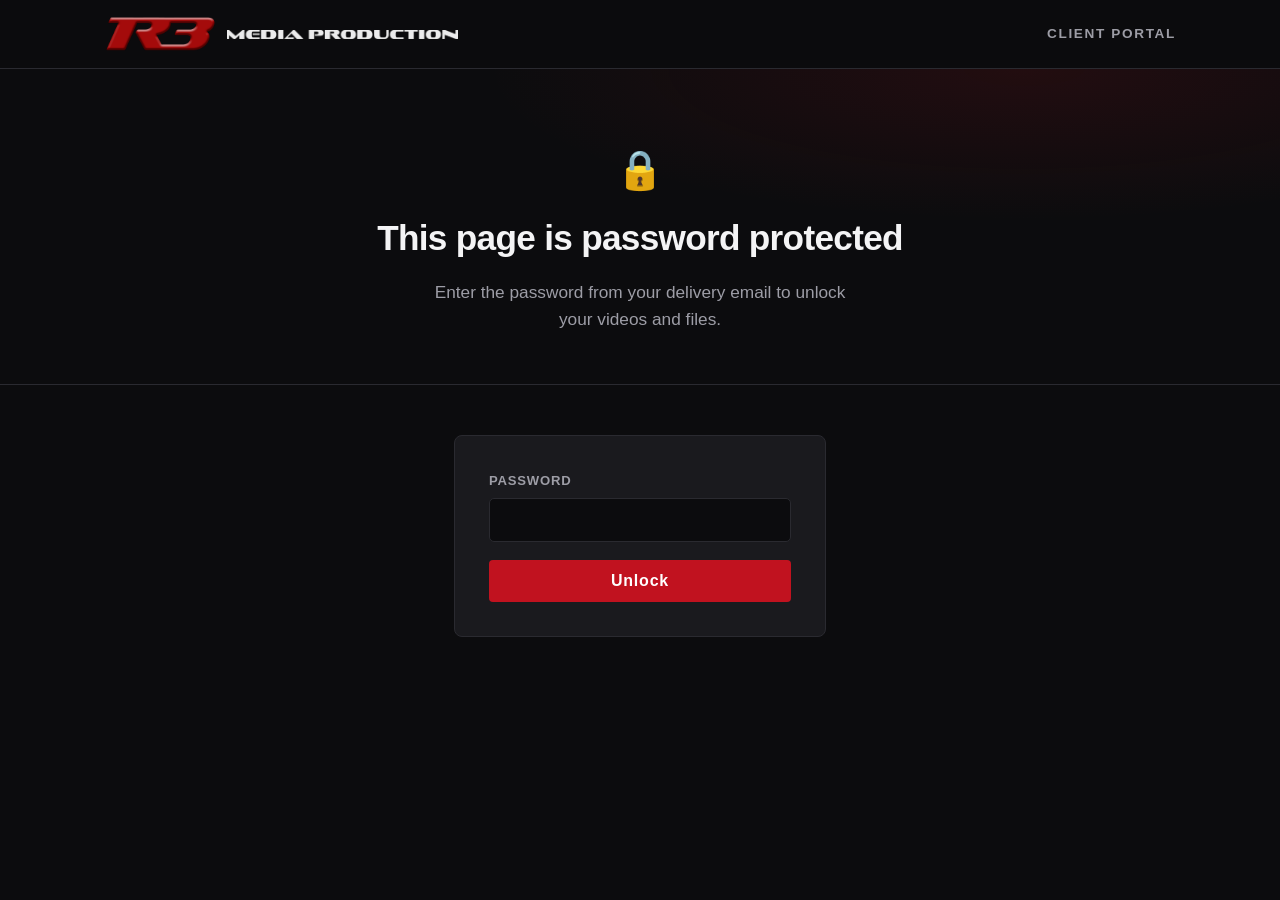
<file: portal/uli-2026.html>
<!DOCTYPE html>
<html lang="en">
<head>
  <meta charset="UTF-8">
  <meta name="viewport" content="width=device-width, initial-scale=1.0">
  <meta name="robots" content="noindex">
  <title>Private Client Page | R3 Media Production</title>
  <link rel="icon" type="image/png" href="../assets/favicon.png">
  <link rel="stylesheet" href="../css/styles.css">
</head>
<body>
<header class="site-header"><div class="wrap nav">
  <a class="brand" href="../index.html"><img src="../assets/r3-mark.png" alt="R3 Media Production logo"><img class="mp-text" src="../assets/mp-text.png" alt="Media Production"></a>
  <nav class="links" style="display:flex;"><span style="color:var(--muted); font-size:0.85rem; letter-spacing:0.12em; text-transform:uppercase; font-weight:700;">Client Portal</span></nav>
</div></header>
<section class="page-hero"><div class="wrap" style="text-align:center;">
  <div style="font-size:2.4rem; margin-bottom:10px;">🔒</div>
  <h1 style="font-size:clamp(1.6rem,3.5vw,2.2rem);">This page is password protected</h1>
  <p style="margin:12px auto 0; max-width:44ch;">Enter the password from your delivery email to unlock your videos and files.</p>
</div></section>
<section class="block" style="padding-top:50px;"><div class="wrap" style="max-width:420px;">
  <form class="quote" style="grid-template-columns:1fr;" onsubmit="event.preventDefault(); unlock();">
    <div><label for="pw">Password</label><input type="password" id="pw" autocomplete="off" required></div>
    <div><button id="unlock-btn" type="submit" class="btn" style="border:0; cursor:pointer; font-size:1rem; width:100%;">Unlock</button></div>
    <p id="err" style="display:none; color:#e63946; margin:0; text-align:center; font-size:0.9rem;">Incorrect password. Check your delivery email, or contact <a href="mailto:rob@r3mediapro.com">rob@r3mediapro.com</a>.</p>
  </form>
</div></section>
<script>
const PAYLOAD = "[base64]";
function b64ToBytes(b64) { return Uint8Array.from(atob(b64), c => c.charCodeAt(0)); }
async function unlock() {
  const btn = document.getElementById('unlock-btn');
  const err = document.getElementById('err');
  err.style.display = 'none';
  btn.textContent = 'Unlocking…';
  try {
    const {s, i, d} = JSON.parse(atob(PAYLOAD));
    const pw = document.getElementById('pw').value.trim();
    const keyMaterial = await crypto.subtle.importKey('raw', new TextEncoder().encode(pw), 'PBKDF2', false, ['deriveKey']);
    const key = await crypto.subtle.deriveKey({name:'PBKDF2', salt: b64ToBytes(s), iterations: 310000, hash:'SHA-256'}, keyMaterial, {name:'AES-GCM', length:256}, false, ['decrypt']);
    const plain = await crypto.subtle.decrypt({name:'AES-GCM', iv: b64ToBytes(i)}, key, b64ToBytes(d));
    document.open(); document.write(new TextDecoder().decode(plain)); document.close();
  } catch (e) { err.style.display = 'block'; btn.textContent = 'Unlock'; }
}
</script>
</body>
</html>
</file>
<file: css/styles.css>
/* R3 Media Production - site styles */
:root {
  --bg: #0c0c0e;
  --bg-alt: #131316;
  --card: #1a1a1e;
  --line: #2a2a30;
  --text: #f4f4f5;
  --muted: #9d9da6;
  --red: #c1121f;
  --red-bright: #e63946;
  --max: 1120px;
}

* { margin: 0; padding: 0; box-sizing: border-box; }

html { scroll-behavior: smooth; }

body {
  background: var(--bg);
  color: var(--text);
  font-family: -apple-system, BlinkMacSystemFont, "Segoe UI", Roboto, Helvetica, Arial, sans-serif;
  line-height: 1.6;
  -webkit-font-smoothing: antialiased;
}

img { max-width: 100%; display: block; }

a { color: var(--red-bright); text-decoration: none; }

.wrap { max-width: var(--max); margin: 0 auto; padding: 0 24px; }

/* ---------- Nav ---------- */
header.site-header {
  position: sticky; top: 0; z-index: 100;
  background: rgba(12, 12, 14, 0.92);
  backdrop-filter: blur(10px);
  border-bottom: 1px solid var(--line);
}
.nav {
  display: flex; align-items: center; justify-content: space-between;
  height: 68px;
}
.brand { display: flex; align-items: center; gap: 10px; }
.brand img { height: 34px; width: auto; }
.brand .mp-text { height: 9px; width: auto; filter: invert(1) brightness(1.6); opacity: 0.92; }
nav.links { display: flex; gap: 28px; align-items: center; }
nav.links a {
  color: var(--muted); font-size: 0.92rem; font-weight: 600;
  letter-spacing: 0.04em; transition: color 0.2s;
}
nav.links a:hover, nav.links a.active { color: var(--text); }
.btn {
  display: inline-block; padding: 12px 26px; border-radius: 4px;
  background: var(--red); color: #fff !important; font-weight: 700;
  font-size: 0.92rem; letter-spacing: 0.05em; transition: background 0.2s, transform 0.2s;
}
.btn:hover { background: var(--red-bright); transform: translateY(-1px); }
.btn.ghost {
  background: transparent; border: 1px solid var(--line); color: var(--text) !important;
}
.btn.ghost:hover { border-color: var(--red-bright); background: transparent; }
nav.links .btn { padding: 9px 20px; }

/* mobile nav */
.menu-toggle { display: none; background: none; border: 0; cursor: pointer; padding: 8px; }
.menu-toggle span { display: block; width: 22px; height: 2px; background: var(--text); margin: 5px 0; }
@media (max-width: 800px) {
  .menu-toggle { display: block; }
  nav.links {
    display: none; position: absolute; top: 68px; left: 0; right: 0;
    flex-direction: column; background: var(--bg-alt); padding: 24px;
    border-bottom: 1px solid var(--line); gap: 18px;
  }
  nav.links.open { display: flex; }
}

/* ---------- Hero ---------- */
.hero {
  position: relative; overflow: hidden;
  padding: 110px 0 90px;
  background:
    radial-gradient(ellipse 80% 60% at 70% 10%, rgba(193, 18, 31, 0.16), transparent 60%),
    radial-gradient(ellipse 60% 50% at 20% 90%, rgba(193, 18, 31, 0.08), transparent 60%),
    var(--bg);
}
.hero .kicker {
  color: var(--red-bright); font-weight: 700; letter-spacing: 0.25em;
  text-transform: uppercase; font-size: 0.8rem; margin-bottom: 18px;
}
.hero h1 {
  font-size: clamp(2.4rem, 5.5vw, 4rem); line-height: 1.08;
  font-weight: 800; letter-spacing: -0.02em; max-width: 15ch;
}
.hero h1 em { font-style: normal; color: var(--red-bright); }
.hero p.lead {
  margin-top: 22px; font-size: 1.15rem; color: var(--muted); max-width: 54ch;
}
.hero .cta-row { margin-top: 36px; display: flex; gap: 14px; flex-wrap: wrap; }

/* page hero (interior pages) */
.page-hero { padding: 70px 0 50px; border-bottom: 1px solid var(--line);
  background: radial-gradient(ellipse 70% 80% at 80% 0%, rgba(193, 18, 31, 0.12), transparent 60%), var(--bg);
}
.page-hero h1 { font-size: clamp(2rem, 4.5vw, 3rem); font-weight: 800; letter-spacing: -0.02em; }
.page-hero p { margin-top: 12px; color: var(--muted); max-width: 60ch; font-size: 1.08rem; }

/* ---------- Sections ---------- */
section.block { padding: 80px 0; }
section.block.alt { background: var(--bg-alt); }
.section-head { margin-bottom: 44px; }
.section-head .kicker {
  color: var(--red-bright); font-weight: 700; letter-spacing: 0.22em;
  text-transform: uppercase; font-size: 0.75rem; margin-bottom: 10px;
}
.section-head h2 { font-size: clamp(1.6rem, 3vw, 2.2rem); font-weight: 800; letter-spacing: -0.01em; }
.section-head p { color: var(--muted); margin-top: 10px; max-width: 62ch; }

/* cards grid */
.grid { display: grid; gap: 22px; }
.grid.cols-3 { grid-template-columns: repeat(3, 1fr); }
.grid.cols-2 { grid-template-columns: repeat(2, 1fr); }
@media (max-width: 900px) { .grid.cols-3 { grid-template-columns: 1fr 1fr; } }
@media (max-width: 640px) { .grid.cols-3, .grid.cols-2 { grid-template-columns: 1fr; } }

.card {
  background: var(--card); border: 1px solid var(--line); border-radius: 8px;
  padding: 30px; transition: border-color 0.2s, transform 0.2s;
}
.card:hover { border-color: rgba(230, 57, 70, 0.5); transform: translateY(-3px); }
.card .icon {
  width: 44px; height: 44px; border-radius: 6px; display: flex;
  align-items: center; justify-content: center; margin-bottom: 18px;
  background: rgba(193, 18, 31, 0.14); color: var(--red-bright);
}
.card h3 { font-size: 1.12rem; font-weight: 700; margin-bottom: 8px; }
.card p { color: var(--muted); font-size: 0.95rem; }
.card a.more { display: inline-block; margin-top: 14px; font-weight: 700; font-size: 0.88rem; }

/* stats */
.stats { display: grid; grid-template-columns: repeat(4, 1fr); gap: 22px; text-align: center; }
@media (max-width: 700px) { .stats { grid-template-columns: 1fr 1fr; } }
.stat .num { font-size: 2.3rem; font-weight: 800; color: var(--red-bright); }
.stat .label { color: var(--muted); font-size: 0.9rem; letter-spacing: 0.05em; text-transform: uppercase; }

/* portfolio */
.reel-grid { display: grid; grid-template-columns: repeat(3, 1fr); gap: 22px; }
@media (max-width: 900px) { .reel-grid { grid-template-columns: 1fr 1fr; } }
@media (max-width: 600px) { .reel-grid { grid-template-columns: 1fr; } }
.reel {
  position: relative; aspect-ratio: 16 / 9; border-radius: 8px; overflow: hidden;
  background: linear-gradient(135deg, #1c1c21 0%, #26262c 100%);
  border: 1px solid var(--line); display: flex; align-items: center; justify-content: center;
  flex-direction: column; gap: 10px; transition: border-color 0.2s;
}
.reel:hover { border-color: rgba(230, 57, 70, 0.5); }
.reel .play {
  width: 54px; height: 54px; border-radius: 50%;
  background: rgba(193, 18, 31, 0.9); display: flex; align-items: center; justify-content: center;
}
.reel .play svg { margin-left: 3px; }
.reel .title { font-weight: 700; font-size: 0.95rem; }
.reel .tag { color: var(--muted); font-size: 0.8rem; letter-spacing: 0.08em; text-transform: uppercase; }
.reel iframe { position: absolute; inset: 0; width: 100%; height: 100%; border: 0; }

/* checklist */
ul.checks { list-style: none; margin-top: 18px; }
ul.checks li {
  padding-left: 30px; position: relative; margin-bottom: 12px; color: var(--muted);
}
ul.checks li::before {
  content: ""; position: absolute; left: 0; top: 7px; width: 16px; height: 16px;
  border-radius: 50%; background: rgba(193, 18, 31, 0.18);
}
ul.checks li::after {
  content: ""; position: absolute; left: 4px; top: 11px; width: 8px; height: 4px;
  border-left: 2px solid var(--red-bright); border-bottom: 2px solid var(--red-bright);
  transform: rotate(-45deg);
}
ul.checks strong { color: var(--text); }

/* service detail rows */
.service-row {
  display: grid; grid-template-columns: 1fr 1fr; gap: 48px; align-items: center;
  padding: 60px 0; border-bottom: 1px solid var(--line);
}
.service-row:last-child { border-bottom: 0; }
@media (max-width: 800px) { .service-row { grid-template-columns: 1fr; gap: 24px; } }
.service-row h3 { font-size: 1.5rem; font-weight: 800; margin-bottom: 12px; }
.service-row p { color: var(--muted); }
.service-visual {
  aspect-ratio: 16 / 10; border-radius: 8px; border: 1px solid var(--line);
  background:
    radial-gradient(ellipse 60% 60% at 30% 30%, rgba(193, 18, 31, 0.22), transparent 65%),
    linear-gradient(135deg, #1a1a1f 0%, #232329 100%);
  display: flex; align-items: center; justify-content: center;
}
.service-visual svg { opacity: 0.85; }

/* CTA band */
.cta-band {
  padding: 80px 0; text-align: center;
  background:
    radial-gradient(ellipse 60% 100% at 50% 0%, rgba(193, 18, 31, 0.18), transparent 70%),
    var(--bg-alt);
  border-top: 1px solid var(--line);
}
.cta-band h2 { font-size: clamp(1.7rem, 3.5vw, 2.4rem); font-weight: 800; }
.cta-band p { color: var(--muted); margin: 14px auto 30px; max-width: 55ch; }

/* ---------- Forms ---------- */
form.quote {
  display: grid; grid-template-columns: 1fr 1fr; gap: 18px;
  background: var(--card); border: 1px solid var(--line); border-radius: 8px; padding: 34px;
}
@media (max-width: 640px) { form.quote { grid-template-columns: 1fr; } }
form.quote .full { grid-column: 1 / -1; }
form.quote label {
  display: block; font-size: 0.82rem; font-weight: 700; letter-spacing: 0.06em;
  text-transform: uppercase; color: var(--muted); margin-bottom: 7px;
}
form.quote input, form.quote select, form.quote textarea {
  width: 100%; padding: 12px 14px; border-radius: 5px;
  background: var(--bg); border: 1px solid var(--line); color: var(--text);
  font-size: 1rem; font-family: inherit;
}
form.quote input:focus, form.quote select:focus, form.quote textarea:focus {
  outline: none; border-color: var(--red-bright);
}
form.quote textarea { min-height: 120px; resize: vertical; }

/* ---------- Footer ---------- */
footer.site-footer {
  border-top: 1px solid var(--line); padding: 54px 0 34px; background: var(--bg);
}
.footer-grid { display: grid; grid-template-columns: 2fr 1fr 1fr; gap: 40px; }
@media (max-width: 700px) { .footer-grid { grid-template-columns: 1fr; } }
footer .brand img { height: 30px; }
footer p.tag { color: var(--muted); font-size: 0.92rem; margin-top: 14px; max-width: 40ch; }
footer h4 {
  font-size: 0.8rem; letter-spacing: 0.18em; text-transform: uppercase;
  color: var(--muted); margin-bottom: 14px;
}
footer ul { list-style: none; }
footer ul li { margin-bottom: 9px; }
footer ul a { color: var(--text); font-size: 0.95rem; opacity: 0.85; }
footer ul a:hover { color: var(--red-bright); opacity: 1; }
.footer-bottom {
  margin-top: 44px; padding-top: 22px; border-top: 1px solid var(--line);
  color: var(--muted); font-size: 0.82rem; display: flex; justify-content: space-between;
  flex-wrap: wrap; gap: 10px;
}

/* ---------- Portal video table ---------- */
.vt-section { margin-top: 36px; }
.vt-section > h3 {
  font-size: 0.85rem; text-transform: uppercase; letter-spacing: 0.14em;
  color: var(--red-bright); margin-bottom: 4px; font-weight: 800;
}
.vt-wrap { overflow-x: auto; }
table.vt { width: 100%; border-collapse: collapse; min-width: 560px; }
table.vt td { padding: 16px 12px; border-bottom: 1px solid var(--line); vertical-align: middle; }
table.vt tr:hover td { background: rgba(255,255,255,0.02); }
.vt .t { font-weight: 700; }
.vt .d { color: var(--muted); font-size: 0.85rem; margin-top: 2px; }
.vt .btns { text-align: right; white-space: nowrap; width: 1%; }
.btn.sm { padding: 8px 16px; font-size: 0.8rem; margin-left: 8px; border-radius: 4px; }
.vt tr.info-row td {
  background: var(--bg-alt); color: var(--muted); font-size: 0.85rem;
  padding: 10px 12px 12px; border-bottom: 1px solid var(--line);
}
.vt tr.info-row td span { margin-right: 22px; white-space: nowrap; }

/* photo fills the 16:9 panel; logos stay centred with breathing room */
.service-visual { overflow: hidden; }
.service-visual.photo { padding: 0; }
.service-visual.photo img { width: 100%; height: 100%; object-fit: cover; display: block; }
.service-visual.logo img { max-width: 54%; height: auto; }
</file>
